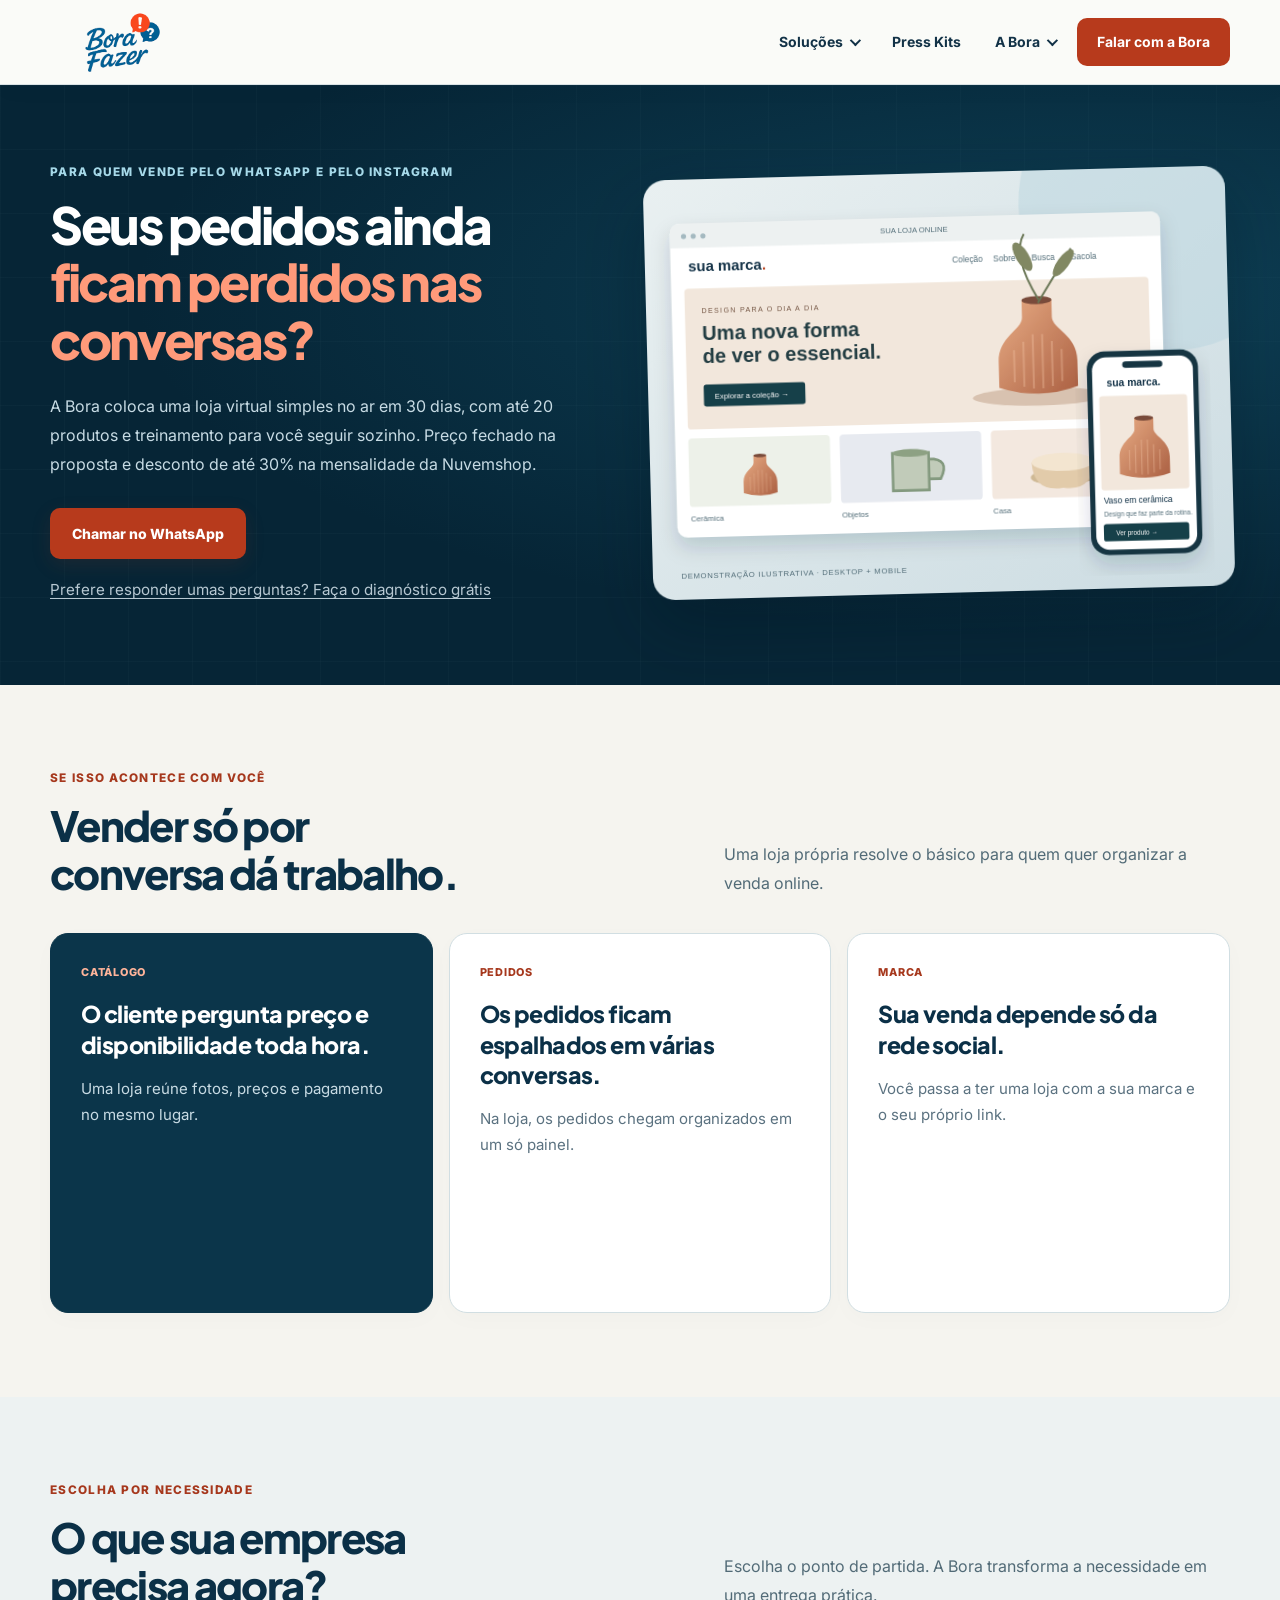
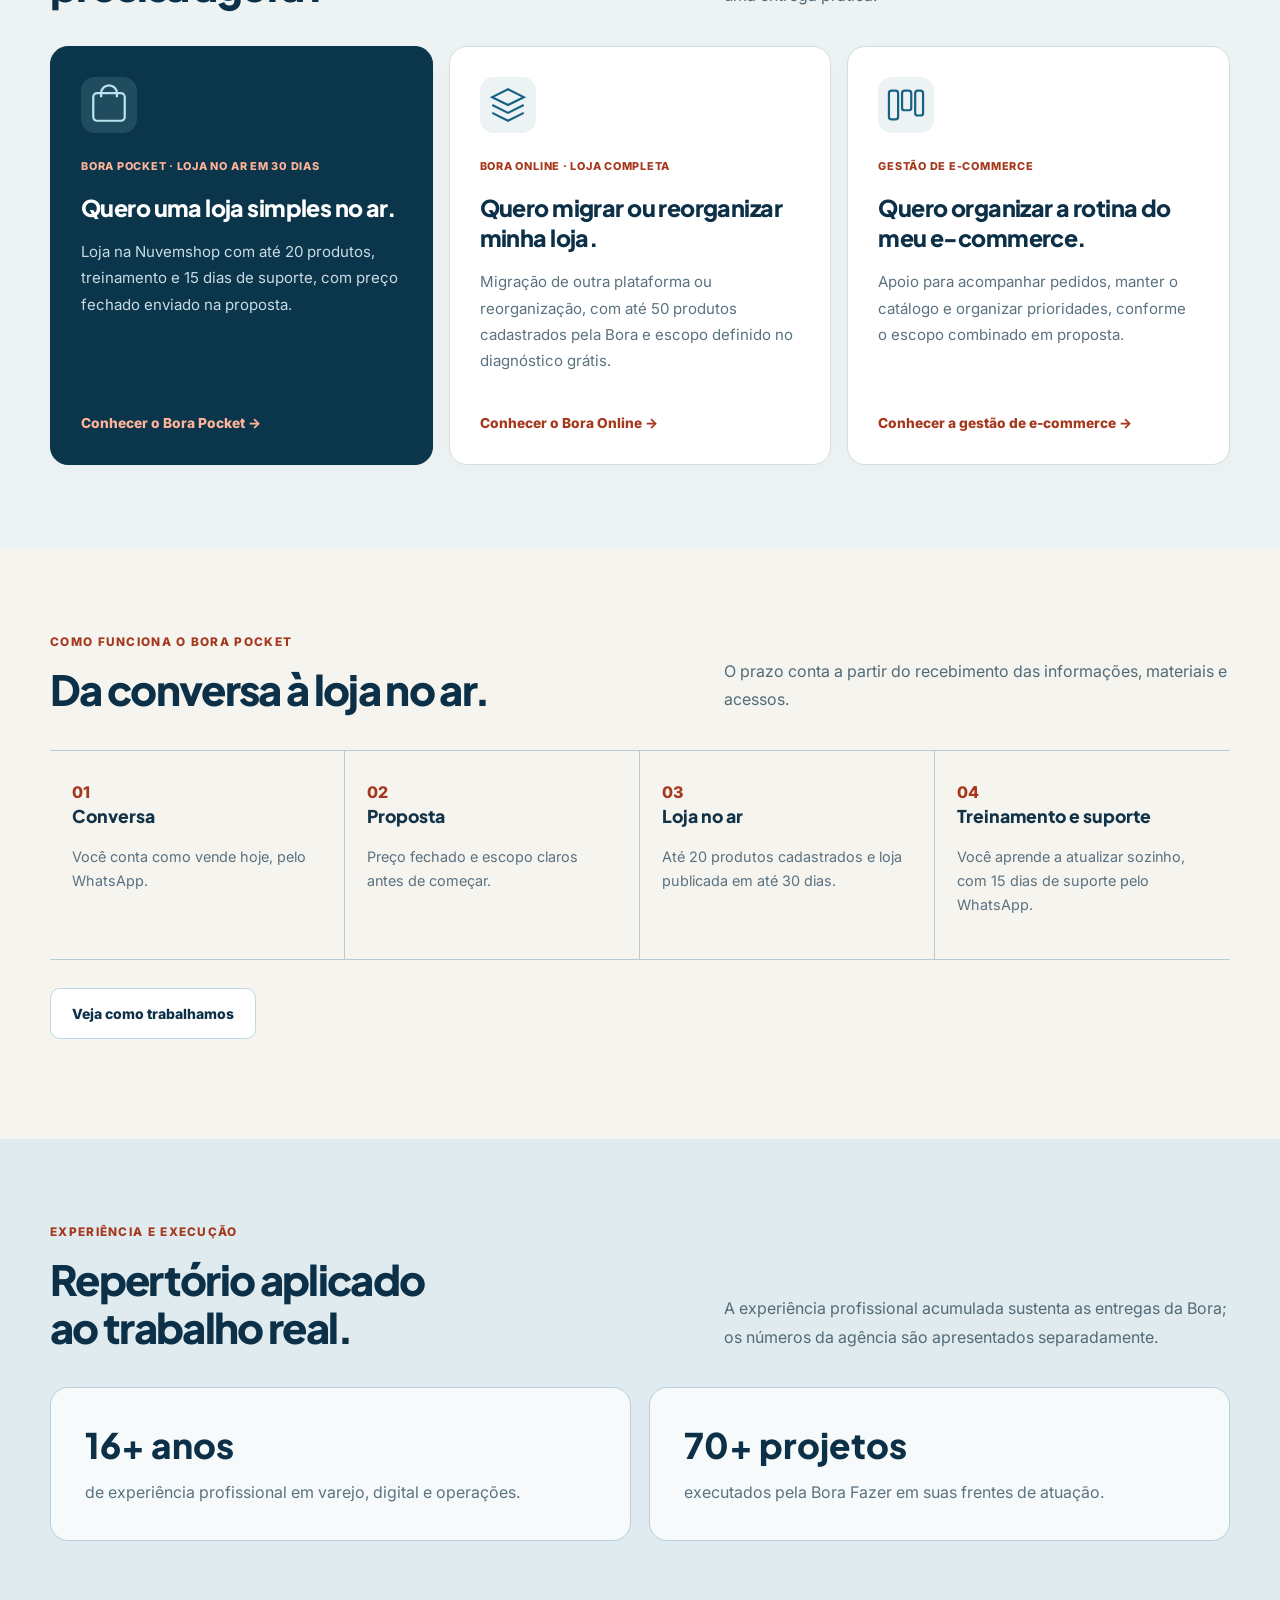
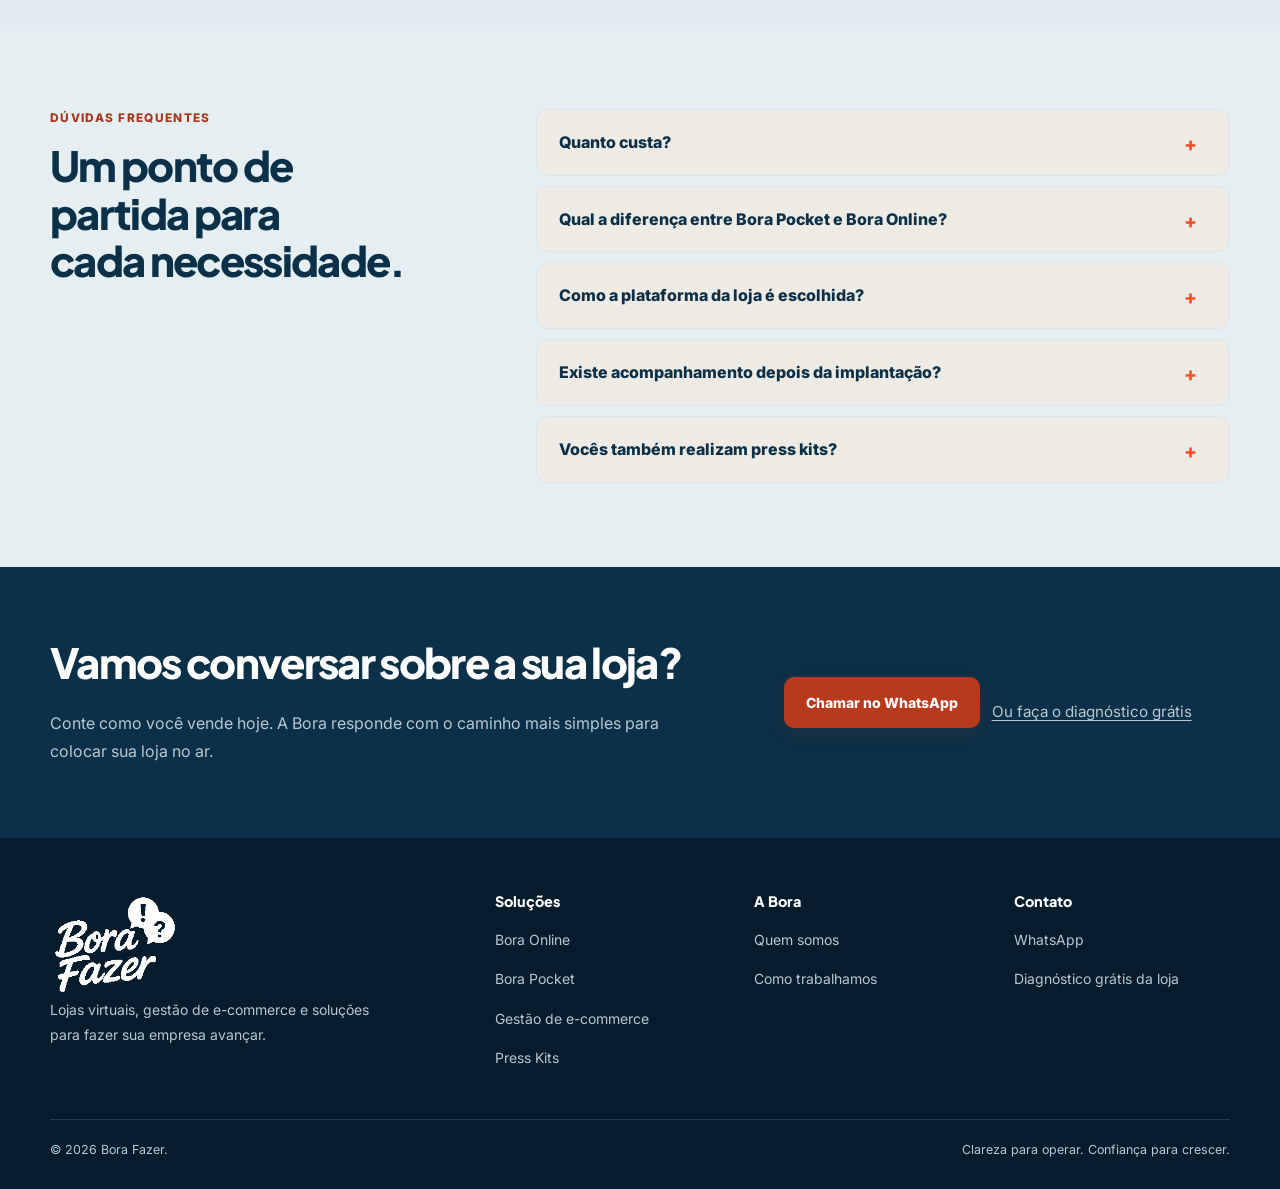
<file: index.html>
<!doctype html><html lang="pt-BR"><head><meta charset="utf-8"><meta name="viewport" content="width=device-width,initial-scale=1"><title>Bora Fazer | Loja virtual simples no ar em 30 dias</title><meta name="description" content="Para quem vende pelo WhatsApp e pelo Instagram: loja virtual simples na Nuvemshop no ar em 30 dias, com treinamento e suporte."><link rel="canonical" href="https://www.agenciaborafazer.com.br/"><meta property="og:title" content="Bora Fazer | Loja virtual simples no ar em 30 dias"><meta property="og:description" content="Loja virtual simples na Nuvemshop no ar em 30 dias, com treinamento e suporte pelo WhatsApp."><meta property="og:type" content="website"><meta property="og:url" content="https://www.agenciaborafazer.com.br/"><link rel="icon" href="/assets/bora-fazer-logo.png"><link rel="preconnect" href="https://fonts.googleapis.com"><link rel="preconnect" href="https://fonts.gstatic.com" crossorigin><link href="https://fonts.googleapis.com/css2?family=Inter:wght@400;500;600;700&family=Plus+Jakarta+Sans:wght@700;800&display=swap" rel="stylesheet"><link rel="stylesheet" href="/css/style.css"><link rel="stylesheet" href="/css/reposition-v2.css"><script>(function(w,d,s,l,i){w[l]=w[l]||[];w[l].push({'gtm.start':new Date().getTime(),event:'gtm.js'});var f=d.getElementsByTagName(s)[0],j=d.createElement(s),dl=l!='dataLayer'?'&l='+l:'';j.async=true;j.src='https://www.googletagmanager.com/gtm.js?id='+i+dl;f.parentNode.insertBefore(j,f)})(window,document,'script','dataLayer','GTM-T2DK6BD6');</script><link rel="stylesheet" href="/css/visual-refinement.css"></head><body class="home-page" data-page-service="geral"><noscript><iframe src="https://www.googletagmanager.com/ns.html?id=GTM-T2DK6BD6" height="0" width="0" style="display:none;visibility:hidden"></iframe></noscript><a class="skip-link" href="#conteudo">Ir para o conteúdo</a>
<header class="site-header"><div class="container header-inner"><a class="brand" href="/" aria-label="Bora Fazer, início"><img src="/assets/bora-fazer-logo-nav.png" width="146" height="68" alt="Bora Fazer"></a><button class="menu-toggle" data-menu-toggle aria-expanded="false" aria-controls="main-nav" aria-label="Abrir menu"><span></span></button><nav class="nav" id="main-nav" data-nav aria-label="Navegação principal"><div class="nav-group"><button class="nav-trigger" type="button" aria-expanded="false" aria-controls="solutions-menu">Soluções</button><div class="nav-panel" id="solutions-menu"><a href="/bora-pocket"><b>Bora Pocket</b><small>Loja simples no ar em 30 dias</small></a><a href="/bora-online"><b>Bora Online</b><small>Migração e loja completa</small></a><a href="/operacoes-digitais"><b>Gestão de e-commerce</b><small>Acompanhamento da operação</small></a></div></div><a href="/press-kits">Press Kits</a><div class="nav-group"><button class="nav-trigger" type="button" aria-expanded="false" aria-controls="about-menu">A Bora</button><div class="nav-panel" id="about-menu"><a href="/quem-somos"><b>Quem somos</b><small>Experiência aplicada às entregas</small></a><a href="/como-trabalhamos"><b>Como trabalhamos</b><small>Entender, organizar, executar e acompanhar</small></a></div></div><a class="nav-cta" href="https://wa.me/5521967171986" data-cta-id="nav_whatsapp" data-location="navigation" target="_blank" rel="noopener">Falar com a Bora</a></nav></div></header>
<main id="conteudo">
<section class="v2-home-hero"><div class="container v2-hero-grid"><div class="v2-hero-copy"><p class="eyebrow light">Para quem vende pelo WhatsApp e pelo Instagram</p><h1>Seus pedidos ainda<br><span>ficam perdidos nas conversas?</span></h1><p>A Bora coloca uma loja virtual simples no ar em 30 dias, com até 20 produtos e treinamento para você seguir sozinho. Preço fechado na proposta e desconto de até 30% na mensalidade da Nuvemshop.</p><div class="v2-hero-actions"><a class="button button-primary" href="https://wa.me/5521967171986?text=Ol%C3%A1%21%20Vim%20pelo%20site%20da%20Bora%20e%20quero%20saber%20como%20colocar%20minha%20loja%20no%20ar." data-cta-id="home_hero_whatsapp" data-location="home_hero" data-section="hero" target="_blank" rel="noopener">Chamar no WhatsApp</a></div><a class="v2-text-link" href="/diagnostico/" data-cta-id="hero_diagnostico" data-section="hero">Prefere responder umas perguntas? Faça o diagnóstico grátis</a></div><figure class="bora-store-art"><img src="/assets/loja-demo.svg" width="900" height="650" fetchpriority="high" alt="Demonstração ilustrativa de loja virtual com catálogo de cerâmica, em computador e celular"></figure></div></section>
<section class="v2-section" id="dores"><div class="container"><div class="v2-section-head"><div><p class="eyebrow">Se isso acontece com você</p><h2>Vender só por conversa dá trabalho.</h2></div><p>Uma loja própria resolve o básico para quem quer organizar a venda online.</p></div><div class="v2-solution-grid"><article class="v2-card"><span>CATÁLOGO</span><h3>O cliente pergunta preço e disponibilidade toda hora.</h3><p>Uma loja reúne fotos, preços e pagamento no mesmo lugar.</p></article><article class="v2-card"><span>PEDIDOS</span><h3>Os pedidos ficam espalhados em várias conversas.</h3><p>Na loja, os pedidos chegam organizados em um só painel.</p></article><article class="v2-card"><span>MARCA</span><h3>Sua venda depende só da rede social.</h3><p>Você passa a ter uma loja com a sua marca e o seu próprio link.</p></article></div></div></section>
<section class="v2-section v2-solutions" id="solucoes"><div class="container"><div class="v2-section-head"><div><p class="eyebrow">Escolha por necessidade</p><h2>O que sua empresa precisa agora?</h2></div><p>Escolha o ponto de partida. A Bora transforma a necessidade em uma entrega prática.</p></div><div class="v2-solution-grid"><article class="v2-card"><svg class="solution-icon" viewBox="0 0 32 32" aria-hidden="true" fill="none" stroke="currentColor" stroke-width="1.7"><rect x="4" y="7" width="24" height="21" rx="3"/><path d="M10 10V7a6 6 0 0 1 12 0v3"/></svg><span>BORA POCKET · LOJA NO AR EM 30 DIAS</span><h3>Quero uma loja simples no ar.</h3><p>Loja na Nuvemshop com até 20 produtos, treinamento e 15 dias de suporte, com preço fechado enviado na proposta.</p><a href="/bora-pocket">Conhecer o Bora Pocket →</a></article><article class="v2-card"><svg class="solution-icon" viewBox="0 0 32 32" aria-hidden="true" fill="none" stroke="currentColor" stroke-width="1.7"><path d="M16 4 4 10l12 6 12-6-12-6Z"/><path d="m4 16 12 6 12-6M4 22l12 6 12-6"/></svg><span>BORA ONLINE · LOJA COMPLETA</span><h3>Quero migrar ou reorganizar minha loja.</h3><p>Migração de outra plataforma ou reorganização, com até 50 produtos cadastrados pela Bora e escopo definido no diagnóstico grátis.</p><a href="/bora-online">Conhecer o Bora Online →</a></article><article class="v2-card"><svg class="solution-icon" viewBox="0 0 32 32" aria-hidden="true" fill="none" stroke="currentColor" stroke-width="1.7"><rect x="3" y="5" width="7" height="22" rx="2"/><rect x="13" y="5" width="7" height="15" rx="2"/><rect x="23" y="5" width="6" height="19" rx="2"/></svg><span>GESTÃO DE E-COMMERCE</span><h3>Quero organizar a rotina do meu e-commerce.</h3><p>Apoio para acompanhar pedidos, manter o catálogo e organizar prioridades, conforme o escopo combinado em proposta.</p><a href="/operacoes-digitais">Conhecer a gestão de e-commerce →</a></article></div></div></section>
<section class="v2-section"><div class="container"><div class="v2-section-head"><div><p class="eyebrow">Como funciona o Bora Pocket</p><h2>Da conversa à loja no ar.</h2></div><p>O prazo conta a partir do recebimento das informações, materiais e acessos.</p></div><div class="v2-method-grid"><article><span>01</span><h3>Conversa</h3><p>Você conta como vende hoje, pelo WhatsApp.</p></article><article><span>02</span><h3>Proposta</h3><p>Preço fechado e escopo claros antes de começar.</p></article><article><span>03</span><h3>Loja no ar</h3><p>Até 20 produtos cadastrados e loja publicada em até 30 dias.</p></article><article><span>04</span><h3>Treinamento e suporte</h3><p>Você aprende a atualizar sozinho, com 15 dias de suporte pelo WhatsApp.</p></article></div><p style="margin-top:28px"><a class="button button-secondary" href="/como-trabalhamos">Veja como trabalhamos</a></p></div></section>
<section class="v2-section v2-proof"><div class="container"><div class="v2-section-head"><div><p class="eyebrow">Experiência e execução</p><h2>Repertório aplicado ao trabalho real.</h2></div><p>A experiência profissional acumulada sustenta as entregas da Bora; os números da agência são apresentados separadamente.</p></div><div class="v2-proof-grid"><article class="v2-proof-card"><strong>16+ anos</strong><span>de experiência profissional em varejo, digital e operações.</span></article><article class="v2-proof-card"><strong>70+ projetos</strong><span>executados pela Bora Fazer em suas frentes de atuação.</span></article></div></div></section>
<section class="v2-section v2-faq-contact"><div class="container v2-faq-grid"><div><p class="eyebrow">Dúvidas frequentes</p><h2>Um ponto de partida para cada necessidade.</h2></div><div class="faq"><details><summary>Quanto custa?</summary><p>O Bora Pocket tem preço fechado, enviado na proposta depois de uma conversa rápida pelo WhatsApp. O Bora Online tem o valor definido depois do diagnóstico grátis. A mensalidade da plataforma é paga direto à Nuvemshop; a Bora tem desconto de até 30% nos planos e repassa esse benefício a você. O valor do plano é definido pela Nuvemshop e pode mudar.</p></details><details><summary>Qual a diferença entre Bora Pocket e Bora Online?</summary><p>O Bora Pocket é uma loja simples no ar em 30 dias, com até 20 produtos cadastrados. O Bora Online é para quem precisa migrar de outra plataforma ou reorganizar uma loja maior, com até 50 produtos cadastrados pela Bora e escopo definido depois do diagnóstico grátis.</p></details><details><summary>Como a plataforma da loja é escolhida?</summary><p>O Bora Pocket é feito na Nuvemshop. No Bora Online, a escolha considera necessidades, rotina e capacidade da equipe; Nuvemshop e WooCommerce são possibilidades.</p></details><details><summary>Existe acompanhamento depois da implantação?</summary><p>O Bora Pocket inclui 15 dias de suporte pelo WhatsApp. Nas demais soluções, o acompanhamento depende do escopo contratado.</p></details><details><summary>Vocês também realizam press kits?</summary><p>Sim. Recebimento, preparação, personalização, montagem e envio são definidos conforme cada projeto. <a href="/press-kits">Conheça os press kits</a>.</p></details></div></div></section>
<section class="v2-final"><div class="container v2-final-grid"><div><h2>Vamos conversar sobre a sua loja?</h2><p>Conte como você vende hoje. A Bora responde com o caminho mais simples para colocar sua loja no ar.</p></div><div class="v2-final-actions"><a class="button button-primary" href="https://wa.me/5521967171986?text=Ol%C3%A1%21%20Vim%20pelo%20site%20da%20Bora%20e%20quero%20saber%20como%20colocar%20minha%20loja%20no%20ar." data-cta-id="home_final_whatsapp" data-location="home_final" data-section="final" target="_blank" rel="noopener">Chamar no WhatsApp</a><a class="v2-text-link" href="/diagnostico/" data-cta-id="home_final_diagnostico" data-section="final">Ou faça o diagnóstico grátis</a></div></div></section>
</main>
<footer class="v2-footer"><div class="container"><div class="v2-footer-grid"><div><img src="/assets/bora-fazer-logo-nav.png" width="132" height="66" alt="Bora Fazer"><p>Lojas virtuais, gestão de e-commerce e soluções para fazer sua empresa avançar.</p></div><div><b>Soluções</b><a href="/bora-online">Bora Online</a><a href="/bora-pocket">Bora Pocket</a><a href="/operacoes-digitais">Gestão de e-commerce</a><a href="/press-kits">Press Kits</a></div><div><b>A Bora</b><a href="/quem-somos">Quem somos</a><a href="/como-trabalhamos">Como trabalhamos</a></div><div><b>Contato</b><a href="https://wa.me/5521967171986" target="_blank" rel="noopener">WhatsApp</a><a href="/diagnostico/">Diagnóstico grátis da loja</a></div></div><div class="v2-footer-bottom"><span>© 2026 Bora Fazer.</span><span>Clareza para operar. Confiança para crescer.</span></div></div></footer><script src="/js/main.js"></script></body></html>
</file>
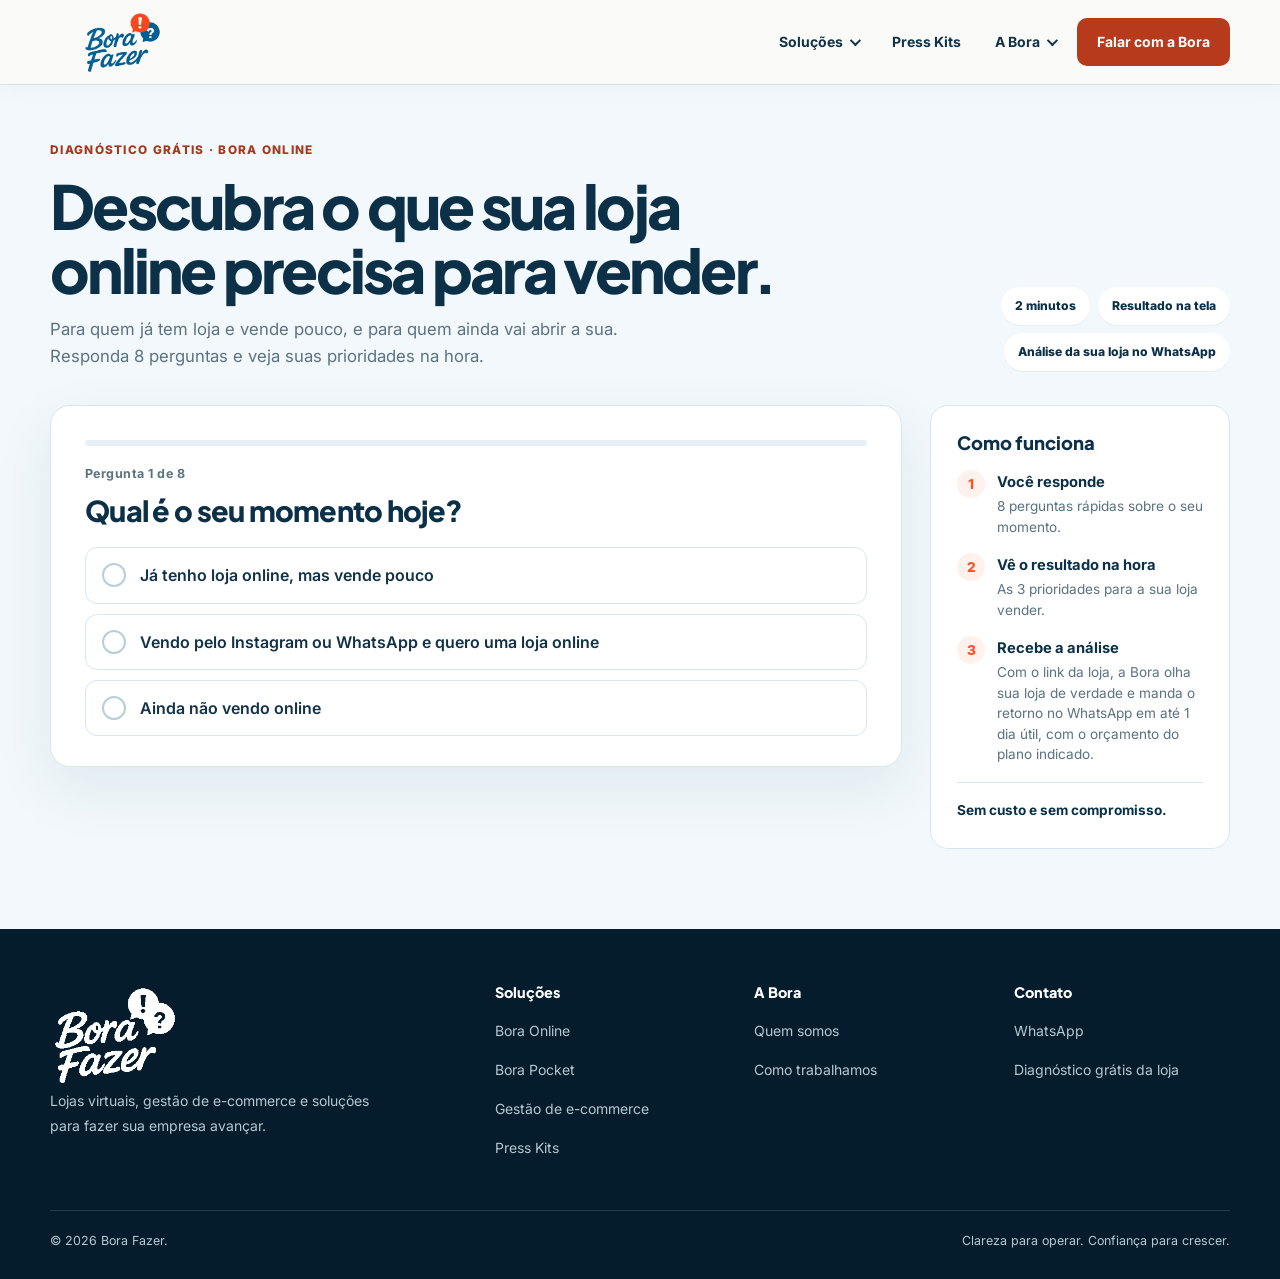
<file: diagnostico/index.html>
<!doctype html>
<html lang="pt-BR">
<head>
  <meta charset="utf-8">
  <meta name="viewport" content="width=device-width,initial-scale=1">
  <title>Diagnóstico grátis da sua loja online | Bora Fazer</title>
  <meta name="description" content="Responda 8 perguntas em 2 minutos e descubra o que sua loja online precisa para vender. Depois, receba no WhatsApp a análise da sua loja feita pela Bora.">
  <link rel="canonical" href="https://www.agenciaborafazer.com.br/diagnostico/">
  <meta property="og:title" content="Diagnóstico grátis da sua loja online | Bora Fazer">
  <meta property="og:description" content="2 minutos para descobrir o que trava a venda da sua loja, ou o que falta para colocá-la no ar.">
  <meta property="og:type" content="website">
  <meta name="twitter:card" content="summary_large_image">
  <meta name="twitter:title" content="Diagnóstico grátis da sua loja online | Bora Fazer">
  <meta name="twitter:description" content="2 minutos para descobrir o que trava a venda da sua loja, ou o que falta para colocá-la no ar.">
  <link rel="icon" href="/assets/bora-fazer-logo.png">
  <link rel="preconnect" href="https://fonts.googleapis.com">
  <link rel="preconnect" href="https://fonts.gstatic.com" crossorigin>
  <link href="https://fonts.googleapis.com/css2?family=Inter:wght@400;500;600;700&family=Plus+Jakarta+Sans:wght@700;800&display=swap" rel="stylesheet">
  <link rel="stylesheet" href="/css/style.css">
  <script>(function(w,d,s,l,i){w[l]=w[l]||[];w[l].push({'gtm.start':new Date().getTime(),event:'gtm.js'});var f=d.getElementsByTagName(s)[0],j=d.createElement(s),dl=l!='dataLayer'?'&l='+l:'';j.async=true;j.src='https://www.googletagmanager.com/gtm.js?id='+i+dl;f.parentNode.insertBefore(j,f)})(window,document,'script','dataLayer','GTM-T2DK6BD6');</script>
  <link rel="stylesheet" href="/css/reposition-v2.css">
  <link rel="stylesheet" href="/css/visual-refinement.css">
  <link rel="stylesheet" href="/css/diagnostico.css">
</head>
<body data-page-service="diagnostico_loja">
  <noscript><iframe src="https://www.googletagmanager.com/ns.html?id=GTM-T2DK6BD6" height="0" width="0" style="display:none;visibility:hidden"></iframe></noscript>
  <a class="skip-link" href="#conteudo">Ir para o conteúdo</a>
  <header class="site-header"><div class="container header-inner"><a class="brand" href="/" aria-label="Bora Fazer, início"><img src="/assets/bora-fazer-logo-nav.png" width="146" height="68" alt="Bora Fazer"></a><button class="menu-toggle" data-menu-toggle aria-expanded="false" aria-controls="main-nav" aria-label="Abrir menu"><span></span></button><nav class="nav" id="main-nav" data-nav aria-label="Navegação principal"><div class="nav-group"><button class="nav-trigger" type="button" aria-expanded="false" aria-controls="solutions-menu">Soluções</button><div class="nav-panel" id="solutions-menu"><a href="/bora-pocket"><b>Bora Pocket</b><small>Loja simples no ar em 30 dias</small></a><a href="/bora-online"><b>Bora Online</b><small>Migração e loja completa</small></a><a href="/operacoes-digitais"><b>Gestão de e-commerce</b><small>Acompanhamento da operação</small></a></div></div><a href="/press-kits">Press Kits</a><div class="nav-group"><button class="nav-trigger" type="button" aria-expanded="false" aria-controls="about-menu">A Bora</button><div class="nav-panel" id="about-menu"><a href="/quem-somos"><b>Quem somos</b><small>Experiência aplicada às entregas</small></a><a href="/como-trabalhamos"><b>Como trabalhamos</b><small>Entender, organizar, executar e acompanhar</small></a></div></div><a class="nav-cta" href="https://wa.me/5521967171986" data-cta-id="nav_whatsapp" data-location="navigation" target="_blank" rel="noopener">Falar com a Bora</a></nav></div></header>

  <main id="conteudo" class="dg-page">
    <section class="dg-hero">
      <div class="container dg-hero-grid">
        <div>
          <p class="eyebrow">Diagnóstico grátis · Bora Online</p>
          <h1>Descubra o que sua loja online precisa para vender.</h1>
          <p class="dg-lead">Para quem já tem loja e vende pouco, e para quem ainda vai abrir a sua. Responda 8 perguntas e veja suas prioridades na hora.</p>
        </div>
        <ul class="dg-chips" aria-label="Como é o diagnóstico">
          <li>2 minutos</li>
          <li>Resultado na tela</li>
          <li>Análise da sua loja no WhatsApp</li>
        </ul>
      </div>
    </section>

    <section class="dg-shell" aria-label="Diagnóstico">
      <div class="container dg-layout">
        <div class="dg-card" data-dg-root>
          <div class="dg-progress" aria-hidden="true"><span data-dg-bar></span></div>
          <p class="dg-step-label" data-dg-step-label aria-live="polite"></p>

          <!-- Perguntas: o conteúdo é montado por /js/diagnostico.js -->
          <div data-dg-question></div>

          <!-- Contato -->
          <form class="dg-form" data-dg-form hidden novalidate>
            <h2 class="dg-q">Seu resultado está pronto.</h2>
            <p class="dg-help">Deixe seu contato para ver o resultado. Com o link da loja, a Bora também analisa sua loja e manda o retorno no WhatsApp, com o orçamento do plano indicado.</p>
            <div class="dg-fields">
              <div class="dg-field"><label for="dg-nome">Seu nome</label><input id="dg-nome" name="nome" autocomplete="name" required></div>
              <div class="dg-field"><label for="dg-telefone">WhatsApp com DDD</label><input id="dg-telefone" name="telefone" type="tel" inputmode="tel" autocomplete="tel" placeholder="(21) 99999-9999" required></div>
              <div class="dg-field"><label for="dg-empresa">Nome da loja ou empresa</label><input id="dg-empresa" name="empresa" autocomplete="organization" required></div>
              <div class="dg-field"><label for="dg-instagram">Instagram da loja <span>(opcional)</span></label><input id="dg-instagram" name="instagram" placeholder="@sualoja"></div>
              <div class="dg-field dg-full" data-dg-site-field><label for="dg-site">Link da sua loja online <span data-dg-site-hint>(opcional)</span></label><input id="dg-site" name="site_loja" type="text" inputmode="url" placeholder="www.sualoja.com.br"></div>
              <div class="dg-hp" aria-hidden="true"><label for="dg-website">Não preencha</label><input id="dg-website" name="website" tabindex="-1" autocomplete="off"></div>
            </div>
            <p class="form-status" data-dg-status role="status" aria-live="polite"></p>
            <div class="dg-actions">
              <button class="button button-secondary" type="button" data-dg-back>Voltar</button>
              <button class="button button-primary" type="submit">Ver meu resultado</button>
            </div>
            <p class="dg-privacy">Usamos seus dados só para responder sobre o diagnóstico.</p>
          </form>

          <!-- Resultado -->
          <div class="dg-result" data-dg-result hidden tabindex="-1">
            <p class="eyebrow" data-dg-result-eyebrow></p>
            <h2 data-dg-result-title></h2>
            <p class="dg-help" data-dg-result-text></p>
            <h3>Suas 3 prioridades</h3>
            <ol class="dg-priorities" data-dg-priorities></ol>
            <div class="dg-next">
              <p data-dg-next-text></p>
              <a class="button button-primary" data-dg-whatsapp href="https://wa.me/5521967171986" target="_blank" rel="noopener" data-cta-id="diagnostico_resultado_whatsapp" data-location="diagnostico_resultado" data-section="diagnostico">Quero a análise da minha loja</a>
            </div>
            <p class="form-status" data-dg-result-status role="status" aria-live="polite"></p>
            <button class="dg-restart" type="button" data-dg-restart>Refazer o diagnóstico</button>
          </div>
        </div>

        <aside class="dg-aside" aria-label="Como funciona">
          <h2>Como funciona</h2>
          <ol>
            <li><b>Você responde</b><span>8 perguntas rápidas sobre o seu momento.</span></li>
            <li><b>Vê o resultado na hora</b><span>As 3 prioridades para a sua loja vender.</span></li>
            <li><b>Recebe a análise</b><span>Com o link da loja, a Bora olha sua loja de verdade e manda o retorno no WhatsApp em até 1 dia útil, com o orçamento do plano indicado.</span></li>
          </ol>
          <p class="dg-aside-note">Sem custo e sem compromisso.</p>
        </aside>
      </div>
    </section>
  </main>

  <footer class="v2-footer"><div class="container"><div class="v2-footer-grid"><div><img src="/assets/bora-fazer-logo-nav.png" width="132" height="66" alt="Bora Fazer"><p>Lojas virtuais, gestão de e-commerce e soluções para fazer sua empresa avançar.</p></div><div><b>Soluções</b><a href="/bora-online">Bora Online</a><a href="/bora-pocket">Bora Pocket</a><a href="/operacoes-digitais">Gestão de e-commerce</a><a href="/press-kits">Press Kits</a></div><div><b>A Bora</b><a href="/quem-somos">Quem somos</a><a href="/como-trabalhamos">Como trabalhamos</a></div><div><b>Contato</b><a href="https://wa.me/5521967171986" target="_blank" rel="noopener">WhatsApp</a><a href="/diagnostico/">Diagnóstico grátis da loja</a></div></div><div class="v2-footer-bottom"><span>© 2026 Bora Fazer.</span><span>Clareza para operar. Confiança para crescer.</span></div></div></footer>
  <script src="/js/main.js"></script>
  <script src="/js/diagnostico.js"></script>
</body>
</html>
</file>
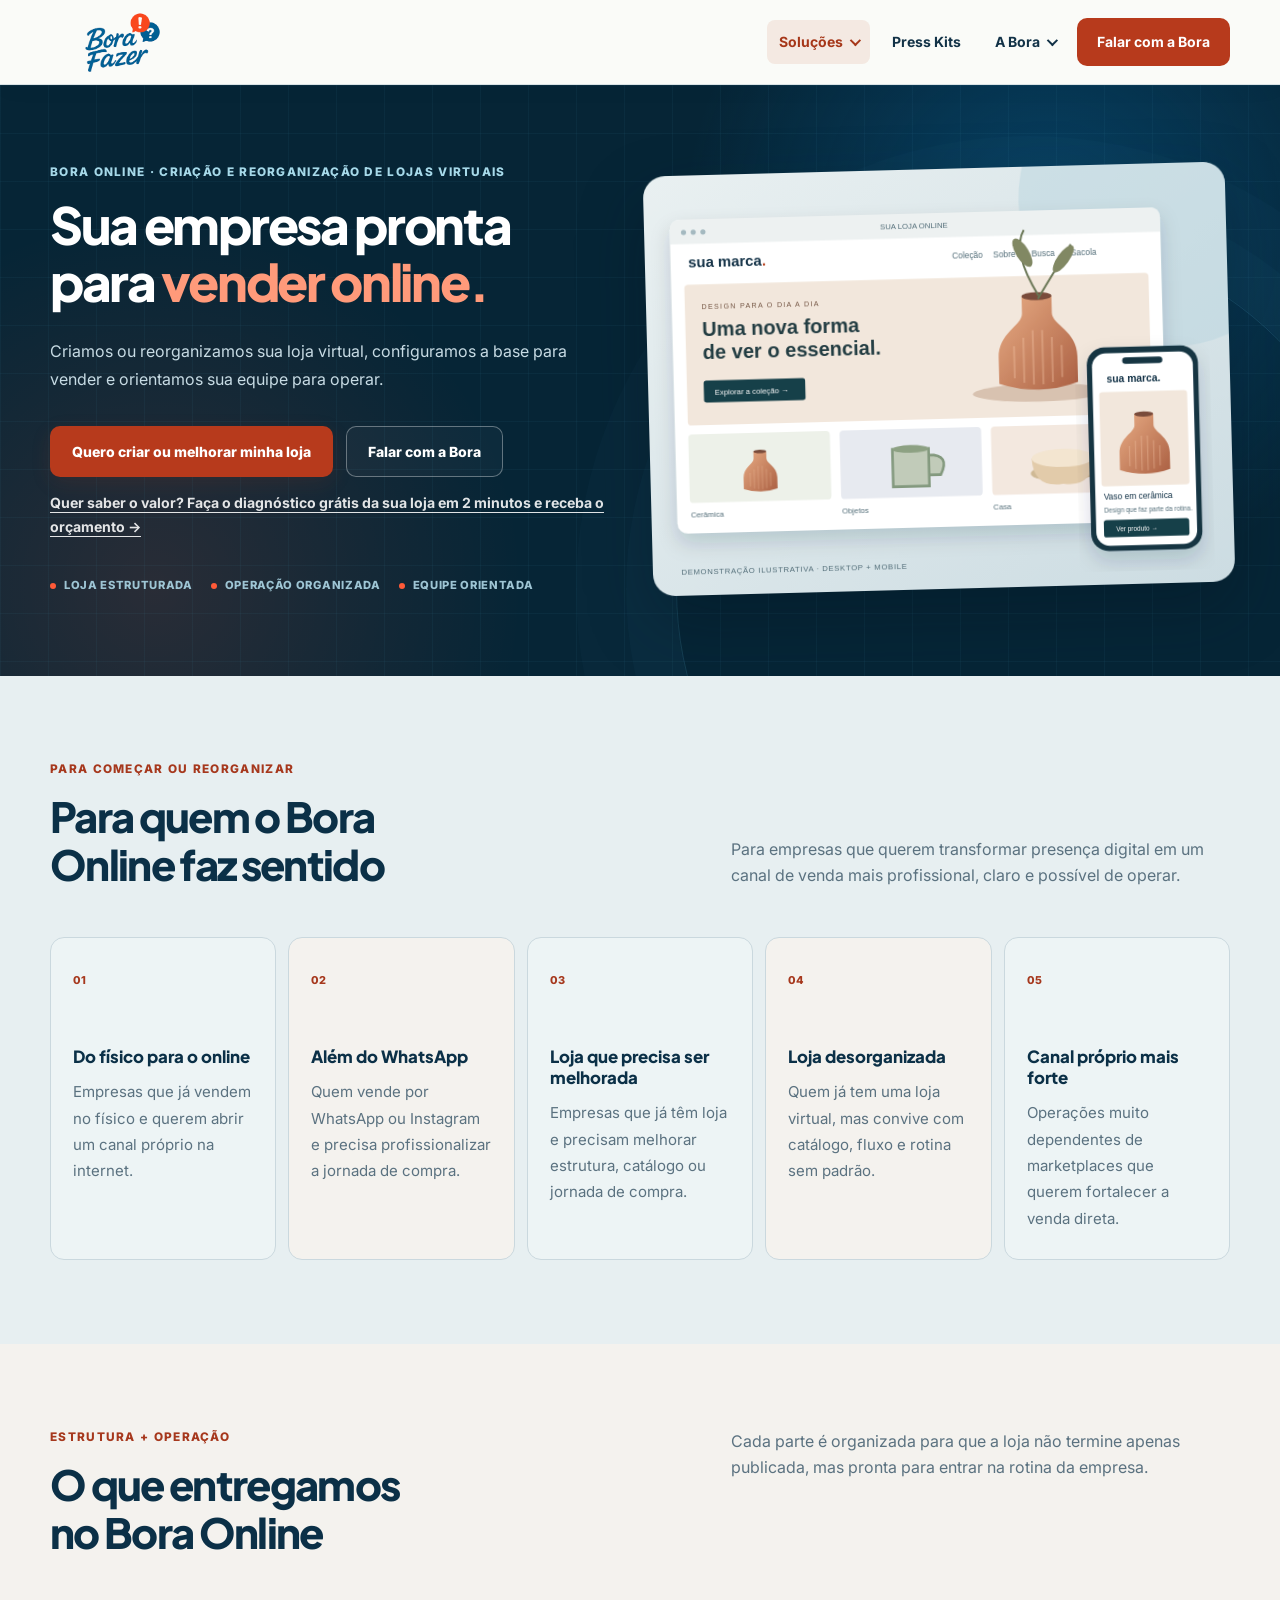
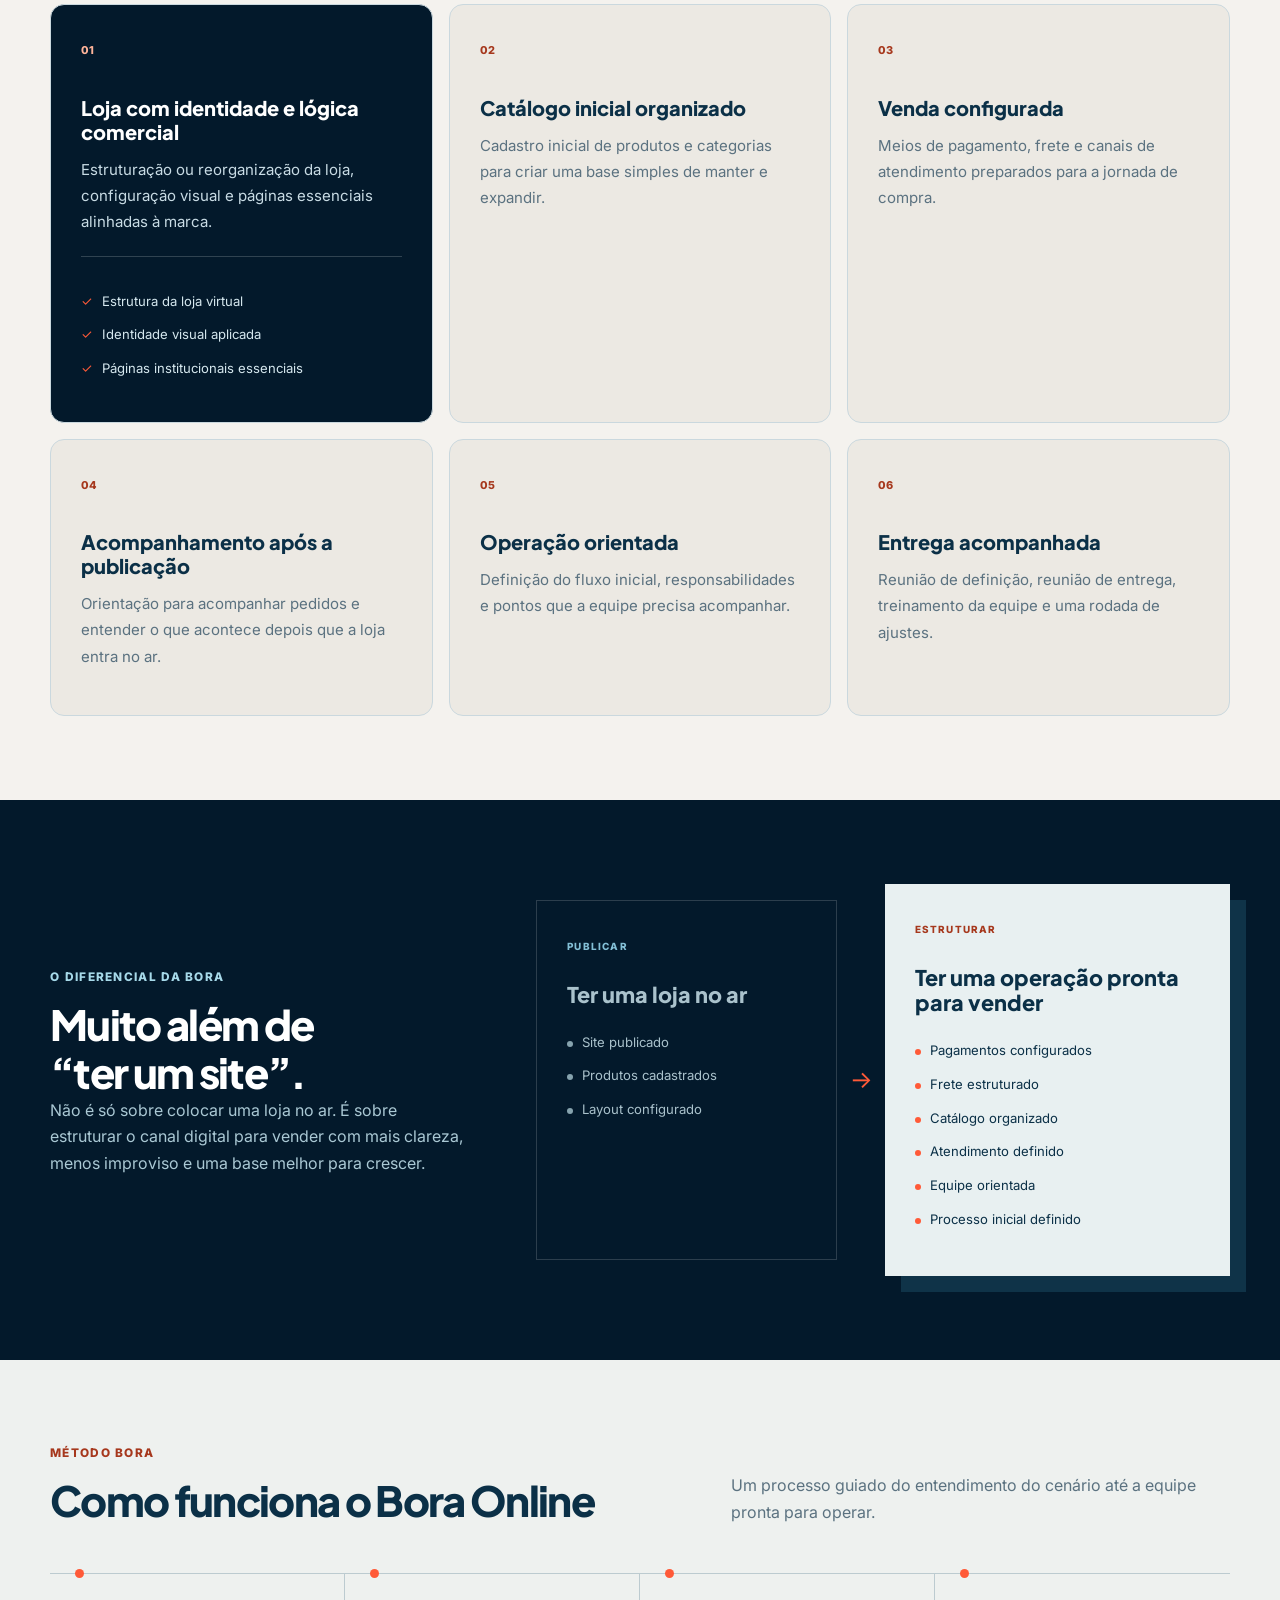
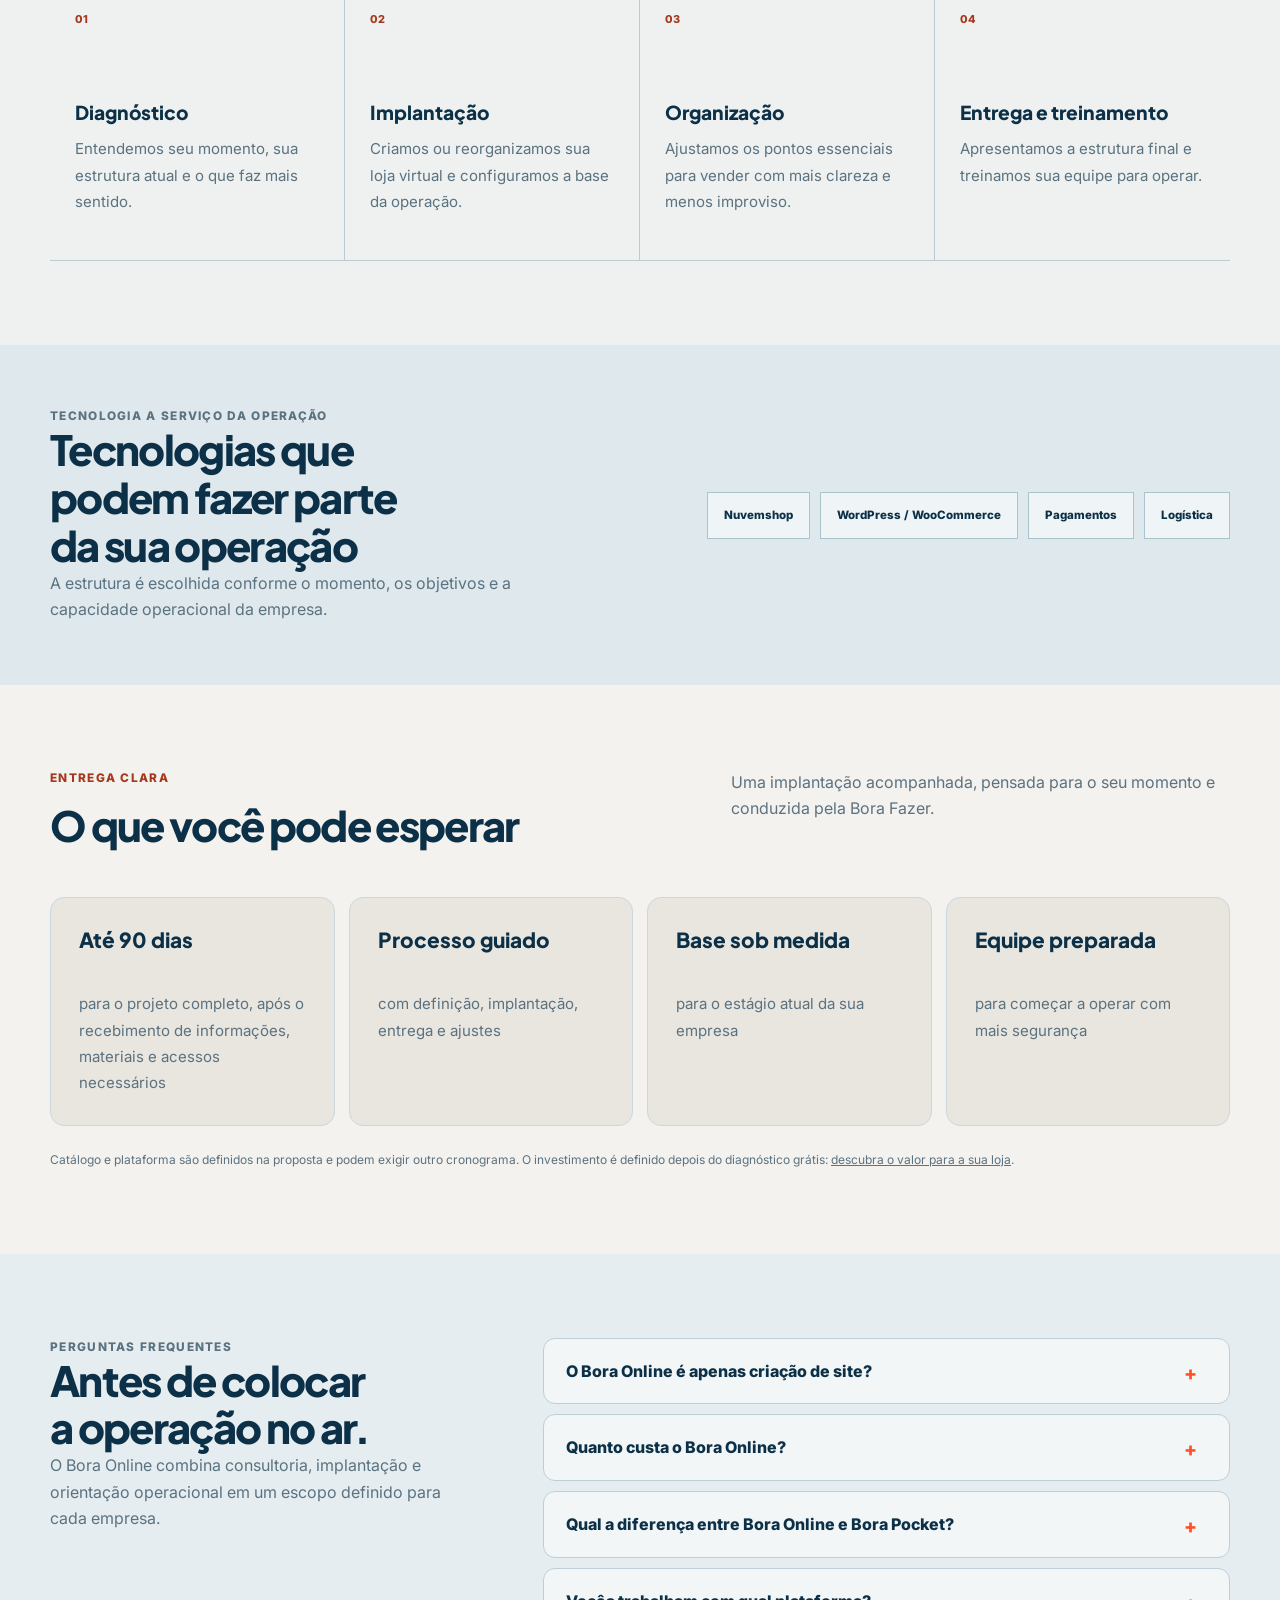
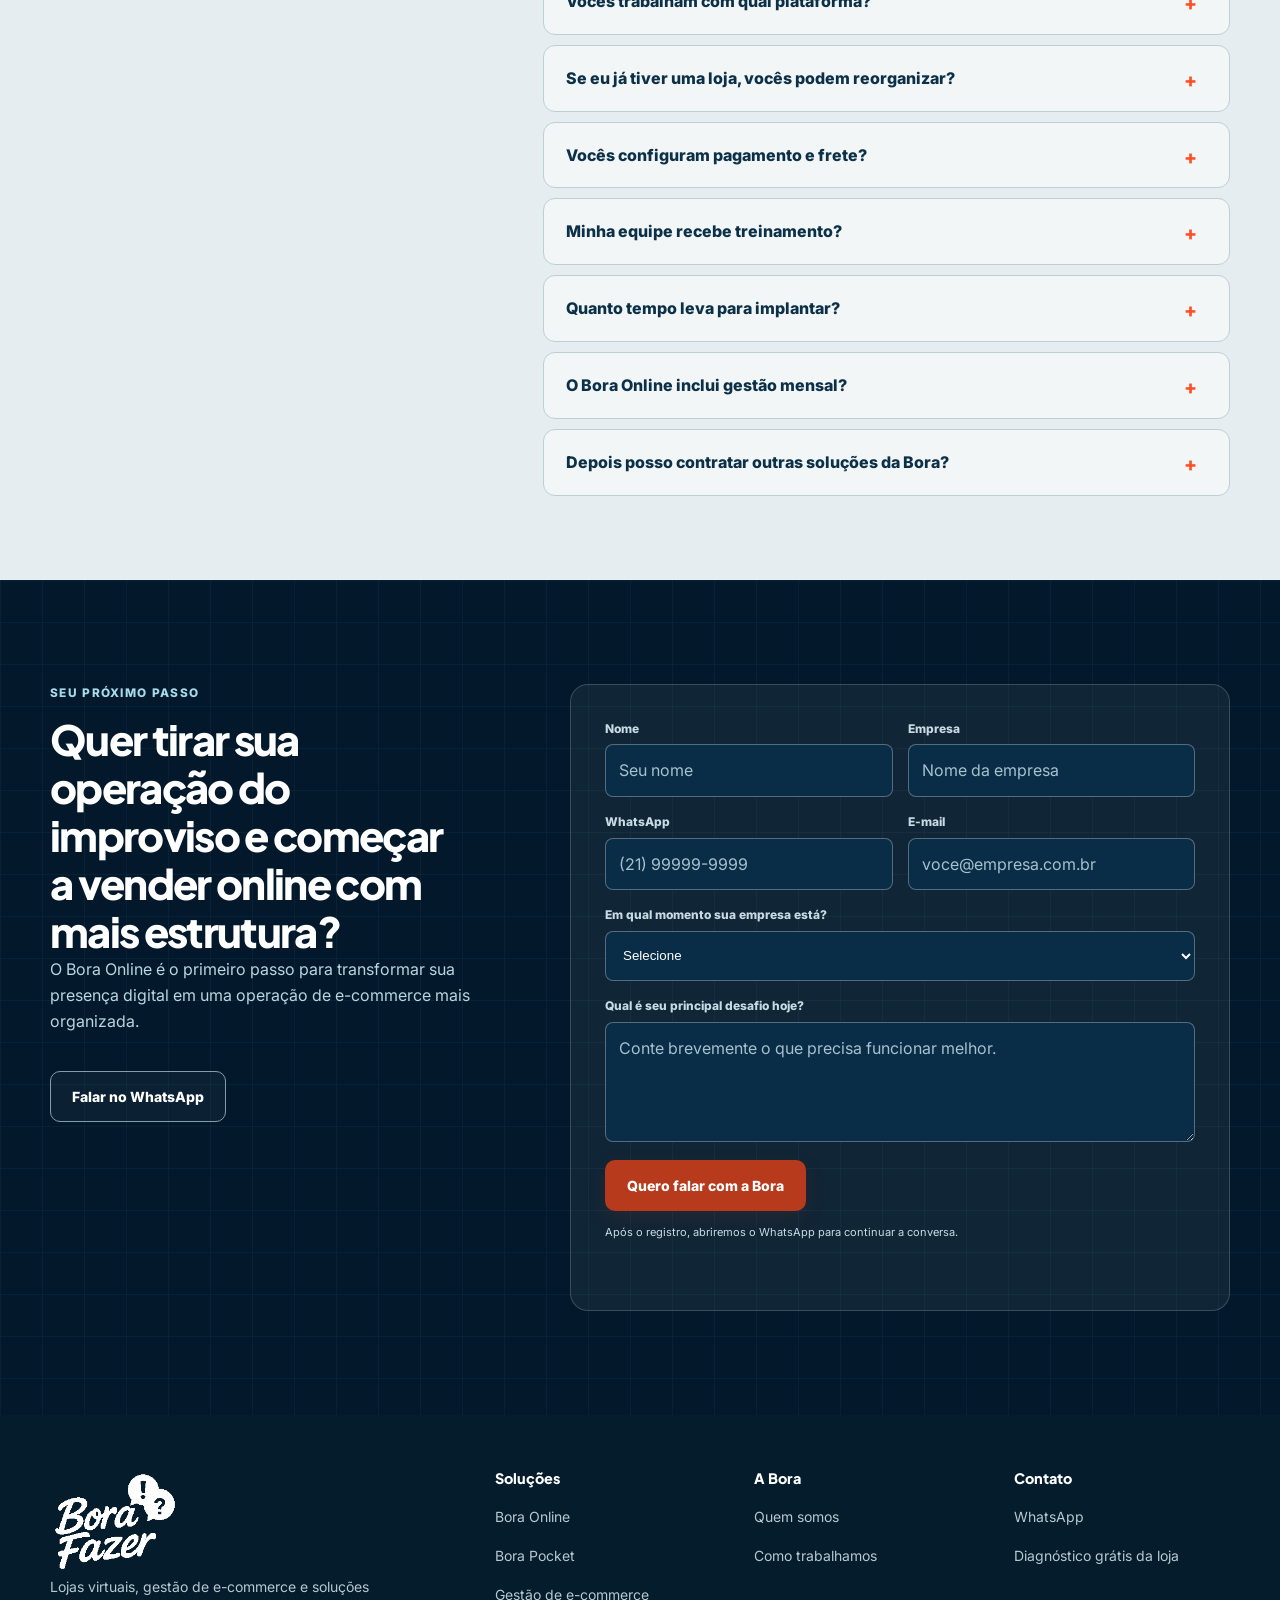
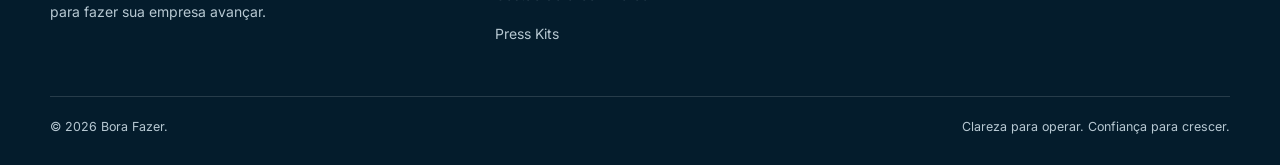
<file: bora-online.html>
<!doctype html>
<html lang="pt-BR">
<head>
  <meta charset="utf-8">
  <meta name="viewport" content="width=device-width,initial-scale=1">
  <title>Bora Online | Criação e reorganização de lojas virtuais</title>
  <meta name="description" content="Criamos ou reorganizamos sua loja virtual, configuramos a operação e treinamos sua equipe para vender online com mais organização.">
  <link rel="canonical" href="https://agenciaborafazer.com.br/bora-online">
  <meta property="og:title" content="Bora Online | Sua empresa pronta para vender online">
  <meta property="og:description" content="Loja virtual, pagamentos, frete, operação e equipe preparados para vender online com mais organização.">
  <meta property="og:type" content="website">
  <link rel="icon" href="assets/bora-fazer-logo.png">
  <link rel="preconnect" href="https://fonts.googleapis.com">
  <link rel="preconnect" href="https://fonts.gstatic.com" crossorigin>
  <link href="https://fonts.googleapis.com/css2?family=Inter:wght@400;500;600;700&family=Plus+Jakarta+Sans:wght@700;800&display=swap" rel="stylesheet">
  <link rel="stylesheet" href="css/style.css">
  <link rel="stylesheet" href="css/bora-online.css">
  <script>(function(w,d,s,l,i){w[l]=w[l]||[];w[l].push({'gtm.start':new Date().getTime(),event:'gtm.js'});var f=d.getElementsByTagName(s)[0],j=d.createElement(s),dl=l!='dataLayer'?'&l='+l:'';j.async=true;j.src='https://www.googletagmanager.com/gtm.js?id='+i+dl;f.parentNode.insertBefore(j,f)})(window,document,'script','dataLayer','GTM-T2DK6BD6');</script>
<link rel="stylesheet" href="/css/reposition-v2.css"><link rel="stylesheet" href="/css/visual-refinement.css"></head>
<body data-page-service="bora_online">
  <noscript><iframe src="https://www.googletagmanager.com/ns.html?id=GTM-T2DK6BD6" height="0" width="0" style="display:none;visibility:hidden"></iframe></noscript>
  <a class="skip-link" href="#conteudo">Ir para o conteúdo</a>
  <header class="site-header"><div class="container header-inner"><a class="brand" href="/" aria-label="Bora Fazer, início"><img src="/assets/bora-fazer-logo-nav.png" width="146" height="68" alt="Bora Fazer"></a><button class="menu-toggle" data-menu-toggle aria-expanded="false" aria-controls="main-nav" aria-label="Abrir menu"><span></span></button><nav class="nav" id="main-nav" data-nav aria-label="Navegação principal"><div class="nav-group"><button class="nav-trigger" type="button" aria-expanded="false" aria-controls="solutions-menu">Soluções</button><div class="nav-panel" id="solutions-menu"><a href="/bora-pocket"><b>Bora Pocket</b><small>Loja simples no ar em 30 dias</small></a><a href="/bora-online"><b>Bora Online</b><small>Migração e loja completa</small></a><a href="/operacoes-digitais"><b>Gestão de e-commerce</b><small>Acompanhamento da operação</small></a></div></div><a href="/press-kits">Press Kits</a><div class="nav-group"><button class="nav-trigger" type="button" aria-expanded="false" aria-controls="about-menu">A Bora</button><div class="nav-panel" id="about-menu"><a href="/quem-somos"><b>Quem somos</b><small>Experiência aplicada às entregas</small></a><a href="/como-trabalhamos"><b>Como trabalhamos</b><small>Entender, organizar, executar e acompanhar</small></a></div></div><a class="nav-cta" href="https://wa.me/5521967171986" data-cta-id="nav_whatsapp" data-location="navigation" target="_blank" rel="noopener">Falar com a Bora</a></nav></div></header>

  <main id="conteudo">
    <section class="online-hero">
      <div class="container online-hero-grid">
        <div class="online-hero-copy">
          <p class="eyebrow">Bora Online · Criação e reorganização de lojas virtuais</p>
          <h1>Sua empresa pronta para <span>vender online.</span></h1>
          <p class="online-lead">Criamos ou reorganizamos sua loja virtual, configuramos a base para vender e orientamos sua equipe para operar.</p>
          <div class="hero-actions">
            <a class="button button-primary" href="#contato" data-cta-id="online_hero_form" data-section="hero" data-service-interest="bora_online">Quero criar ou melhorar minha loja</a>
            <a class="button button-ghost" href="https://wa.me/5521967171986?text=Ol%C3%A1%21%20Quero%20entender%20como%20o%20Bora%20Online%20pode%20ajudar%20minha%20empresa." data-cta-id="whatsapp_online_hero" data-location="online_hero" data-section="hero" target="_blank" rel="noopener">Falar com a Bora</a>
          </div>
          <a class="online-diag-link" href="/diagnostico/" data-cta-id="online_hero_diagnostico" data-section="hero" data-service-interest="bora_online">Quer saber o valor? Faça o diagnóstico grátis da sua loja em 2 minutos e receba o orçamento →</a>
          <div class="online-proof"><span>Loja estruturada</span><span>Operação organizada</span><span>Equipe orientada</span></div>
        </div>

        <figure class="bora-store-art"><img src="/assets/loja-demo.svg" width="900" height="650" fetchpriority="high" alt="Demonstração ilustrativa de loja virtual em computador e celular"></figure>
      </div>
    </section>

    <section class="online-section online-audience">
      <div class="container">
        <div class="online-heading">
          <div><p class="eyebrow">Para começar ou reorganizar</p><h2>Para quem o Bora Online faz sentido</h2></div>
          <p>Para empresas que querem transformar presença digital em um canal de venda mais profissional, claro e possível de operar.</p>
        </div>
        <div class="audience-grid">
          <article><span>01</span><h3>Do físico para o online</h3><p>Empresas que já vendem no físico e querem abrir um canal próprio na internet.</p></article>
          <article><span>02</span><h3>Além do WhatsApp</h3><p>Quem vende por WhatsApp ou Instagram e precisa profissionalizar a jornada de compra.</p></article>
          <article><span>03</span><h3>Loja que precisa ser melhorada</h3><p>Empresas que já têm loja e precisam melhorar estrutura, catálogo ou jornada de compra.</p></article>
          <article><span>04</span><h3>Loja desorganizada</h3><p>Quem já tem uma loja virtual, mas convive com catálogo, fluxo e rotina sem padrão.</p></article>
          <article><span>05</span><h3>Canal próprio mais forte</h3><p>Operações muito dependentes de marketplaces que querem fortalecer a venda direta.</p></article>
        </div>
      </div>
    </section>

    <section class="online-section online-delivery">
      <div class="container">
        <div class="online-heading compact">
          <div><p class="eyebrow">Estrutura + operação</p><h2>O que entregamos no Bora Online</h2></div>
          <p>Cada parte é organizada para que a loja não termine apenas publicada, mas pronta para entrar na rotina da empresa.</p>
        </div>
        <div class="delivery-grid">
          <article class="delivery-feature"><span>01</span><h3>Loja com identidade e lógica comercial</h3><p>Estruturação ou reorganização da loja, configuração visual e páginas essenciais alinhadas à marca.</p><ul><li>Estrutura da loja virtual</li><li>Identidade visual aplicada</li><li>Páginas institucionais essenciais</li></ul></article>
          <article><span>02</span><h3>Catálogo inicial organizado</h3><p>Cadastro inicial de produtos e categorias para criar uma base simples de manter e expandir.</p></article>
          <article><span>03</span><h3>Venda configurada</h3><p>Meios de pagamento, frete e canais de atendimento preparados para a jornada de compra.</p></article>
          <article><span>04</span><h3>Acompanhamento após a publicação</h3><p>Orientação para acompanhar pedidos e entender o que acontece depois que a loja entra no ar.</p></article>
          <article><span>05</span><h3>Operação orientada</h3><p>Definição do fluxo inicial, responsabilidades e pontos que a equipe precisa acompanhar.</p></article>
          <article><span>06</span><h3>Entrega acompanhada</h3><p>Reunião de definição, reunião de entrega, treinamento da equipe e uma rodada de ajustes.</p></article>
        </div>
      </div>
    </section>

    <section class="online-section online-comparison">
      <div class="container compare-layout">
        <div class="compare-copy"><p class="eyebrow light">O diferencial da Bora</p><h2>Muito além de “ter um site”.</h2><p>Não é só sobre colocar uma loja no ar. É sobre estruturar o canal digital para vender com mais clareza, menos improviso e uma base melhor para crescer.</p></div>
        <div class="compare-board">
          <article class="compare-basic"><small>Publicar</small><h3>Ter uma loja no ar</h3><ul><li>Site publicado</li><li>Produtos cadastrados</li><li>Layout configurado</li></ul></article>
          <div class="compare-arrow" aria-hidden="true">→</div>
          <article class="compare-ready"><small>Estruturar</small><h3>Ter uma operação pronta para vender</h3><ul><li>Pagamentos configurados</li><li>Frete estruturado</li><li>Catálogo organizado</li><li>Atendimento definido</li><li>Equipe orientada</li><li>Processo inicial definido</li></ul></article>
        </div>
      </div>
    </section>

    <section class="online-section online-process">
      <div class="container">
        <div class="online-heading"><div><p class="eyebrow">Método Bora</p><h2>Como funciona o Bora Online</h2></div><p>Um processo guiado do entendimento do cenário até a equipe pronta para operar.</p></div>
        <div class="online-steps">
          <article><span>01</span><h3>Diagnóstico</h3><p>Entendemos seu momento, sua estrutura atual e o que faz mais sentido.</p></article>
          <article><span>02</span><h3>Implantação</h3><p>Criamos ou reorganizamos sua loja virtual e configuramos a base da operação.</p></article>
          <article><span>03</span><h3>Organização</h3><p>Ajustamos os pontos essenciais para vender com mais clareza e menos improviso.</p></article>
          <article><span>04</span><h3>Entrega e treinamento</h3><p>Apresentamos a estrutura final e treinamos sua equipe para operar.</p></article>
        </div>
      </div>
    </section>

    <section class="online-tech">
      <div class="container tech-layout">
        <div><p class="eyebrow">Tecnologia a serviço da operação</p><h2>Tecnologias que podem fazer parte da sua operação</h2><p>A estrutura é escolhida conforme o momento, os objetivos e a capacidade operacional da empresa.</p></div>
        <div class="tech-list" aria-label="Plataformas e serviços compatíveis"><span>Nuvemshop</span><span>WordPress / WooCommerce</span><span>Pagamentos</span><span>Logística</span></div>
      </div>
    </section>

    <section class="online-section online-expect">
      <div class="container">
        <div class="online-heading compact"><div><p class="eyebrow">Entrega clara</p><h2>O que você pode esperar</h2></div><p>Uma implantação acompanhada, pensada para o seu momento e conduzida pela Bora Fazer.</p></div>
        <div class="expect-grid">
          <article><strong>Até 90 dias</strong><span>para o projeto completo, após o recebimento de informações, materiais e acessos necessários</span></article>
          <article><strong>Processo guiado</strong><span>com definição, implantação, entrega e ajustes</span></article>
          <article><strong>Base sob medida</strong><span>para o estágio atual da sua empresa</span></article>
          <article><strong>Equipe preparada</strong><span>para começar a operar com mais segurança</span></article>
        </div>
        <p class="expect-note">Catálogo e plataforma são definidos na proposta e podem exigir outro cronograma. O investimento é definido depois do diagnóstico grátis: <a href="/diagnostico/" data-cta-id="online_expect_diagnostico" data-section="expect" data-service-interest="bora_online">descubra o valor para a sua loja</a>.</p>
      </div>
    </section>

    <section class="online-section online-faq">
      <div class="container faq-layout">
        <div><p class="eyebrow">Perguntas frequentes</p><h2>Antes de colocar a operação no ar.</h2><p>O Bora Online combina consultoria, implantação e orientação operacional em um escopo definido para cada empresa.</p></div>
        <div class="faq">
          <details><summary>O Bora Online é apenas criação de site?</summary><p>Não. A loja é uma parte da entrega. Também organizamos catálogo, pagamentos, frete, atendimento, acompanhamento e o fluxo inicial da equipe.</p></details>
          <details><summary>Quanto custa o Bora Online?</summary><p>O valor depende do tamanho do catálogo, da migração e do escopo. Faça o <a href="/diagnostico/" data-cta-id="online_faq_diagnostico" data-section="faq" data-service-interest="bora_online">diagnóstico grátis</a>: a Bora analisa sua loja e envia o orçamento pelo WhatsApp em até 1 dia útil.</p></details>
          <details><summary>Qual a diferença entre Bora Online e Bora Pocket?</summary><p>O <a href="/bora-pocket">Bora Pocket</a> é uma loja simples no ar em 30 dias, com até 20 produtos e preço fechado. O Bora Online é para migração de outra plataforma ou lojas maiores, com escopo e valor definidos depois do diagnóstico.</p></details>
          <details><summary>Vocês trabalham com qual plataforma?</summary><p>A solução é agnóstica de plataforma. Avaliamos o cenário e podemos trabalhar com tecnologias como Nuvemshop ou WordPress com WooCommerce, conforme o caso.</p></details>
          <details><summary>Se eu já tiver uma loja, vocês podem reorganizar?</summary><p>Sim. O Bora Online também atende empresas que já têm loja virtual e precisam reorganizar estrutura, catálogo, configurações ou rotina.</p></details>
          <details><summary>Vocês configuram pagamento e frete?</summary><p>Configuramos os meios disponíveis no escopo definido e orientamos os testes necessários antes da entrada em operação.</p></details>
          <details><summary>Minha equipe recebe treinamento?</summary><p>Sim. A entrega inclui treinamento para que a equipe compreenda a estrutura e os pontos essenciais da rotina.</p></details>
          <details><summary>Quanto tempo leva para implantar?</summary><p>O projeto completo leva até 90 dias após o recebimento das informações e materiais necessários. O cronograma final é definido no diagnóstico e depende do escopo.</p></details>
          <details><summary>O Bora Online inclui gestão mensal?</summary><p>A implantação tem começo, meio e entrega definidos. Acompanhamento contínuo pode ser contratado separadamente conforme a necessidade.</p></details>
          <details><summary>Depois posso contratar outras soluções da Bora?</summary><p>Sim. Depois da implantação, a Bora pode apoiar a rotina da loja com a Gestão de e-commerce.</p></details>
        </div>
      </div>
    </section>

    <section class="online-contact" id="contato">
      <div class="container contact-online-grid">
        <div class="contact-online-copy">
          <p class="eyebrow light">Seu próximo passo</p>
          <h2>Quer tirar sua operação do improviso e começar a vender online com mais estrutura?</h2>
          <p>O Bora Online é o primeiro passo para transformar sua presença digital em uma operação de e-commerce mais organizada.</p>
          <a class="button button-ghost" href="https://wa.me/5521967171986?text=Ol%C3%A1%21%20Quero%20conversar%20sobre%20o%20Bora%20Online." data-cta-id="whatsapp_online_final" data-location="online_final" data-section="conversion" target="_blank" rel="noopener">Falar no WhatsApp</a>
        </div>
        <form class="online-form" data-origin="bora-online" novalidate>
          <div class="honeypot" aria-hidden="true"><label>Não preencha <input name="website" tabindex="-1" autocomplete="off"></label></div>
          <div class="form-grid-online">
            <div class="field"><label for="online-nome">Nome</label><input id="online-nome" name="nome" autocomplete="name" required maxlength="100" placeholder="Seu nome"></div>
            <div class="field"><label for="online-empresa">Empresa</label><input id="online-empresa" name="empresa" autocomplete="organization" required maxlength="120" placeholder="Nome da empresa"></div>
            <div class="field"><label for="online-telefone">WhatsApp</label><input id="online-telefone" name="telefone" type="tel" inputmode="tel" autocomplete="tel" required maxlength="20" placeholder="(21) 99999-9999"></div>
            <div class="field"><label for="online-email">E-mail</label><input id="online-email" name="email" type="email" autocomplete="email" maxlength="160" placeholder="voce@empresa.com.br"></div>
            <div class="field full"><label for="online-estagio">Em qual momento sua empresa está?</label><select id="online-estagio" name="estagio" required><option value="">Selecione</option><option>Ainda não tenho loja</option><option>Vendo por WhatsApp ou Instagram</option><option>Já tenho loja e quero melhorar</option><option>Vendo em marketplaces e quero loja própria</option></select></div><div class="field full"><label for="online-desafio">Qual é seu principal desafio hoje?</label><textarea id="online-desafio" name="desafio" required maxlength="1000" placeholder="Conte brevemente o que precisa funcionar melhor."></textarea></div>
          </div>
          <button class="button button-primary online-submit" type="submit">Quero falar com a Bora</button>
          <p class="form-note">Após o registro, abriremos o WhatsApp para continuar a conversa.</p>
          <p class="form-status" aria-live="polite" role="status"></p>
          <a class="button button-ghost online-fallback" href="https://wa.me/5521967171986" target="_blank" rel="noopener" hidden>Continuar pelo WhatsApp</a>
        </form>
      </div>
    </section>
  </main>

  <footer class="v2-footer"><div class="container"><div class="v2-footer-grid"><div><img src="/assets/bora-fazer-logo-nav.png" width="132" height="66" alt="Bora Fazer"><p>Lojas virtuais, gestão de e-commerce e soluções para fazer sua empresa avançar.</p></div><div><b>Soluções</b><a href="/bora-online">Bora Online</a><a href="/bora-pocket">Bora Pocket</a><a href="/operacoes-digitais">Gestão de e-commerce</a><a href="/press-kits">Press Kits</a></div><div><b>A Bora</b><a href="/quem-somos">Quem somos</a><a href="/como-trabalhamos">Como trabalhamos</a></div><div><b>Contato</b><a href="https://wa.me/5521967171986" target="_blank" rel="noopener">WhatsApp</a><a href="/diagnostico/">Diagnóstico grátis da loja</a></div></div><div class="v2-footer-bottom"><span>© 2026 Bora Fazer.</span><span>Clareza para operar. Confiança para crescer.</span></div></div></footer>
  <script src="js/main.js"></script>
  <script src="js/bora-online.js"></script>
</body>
</html>
</file>
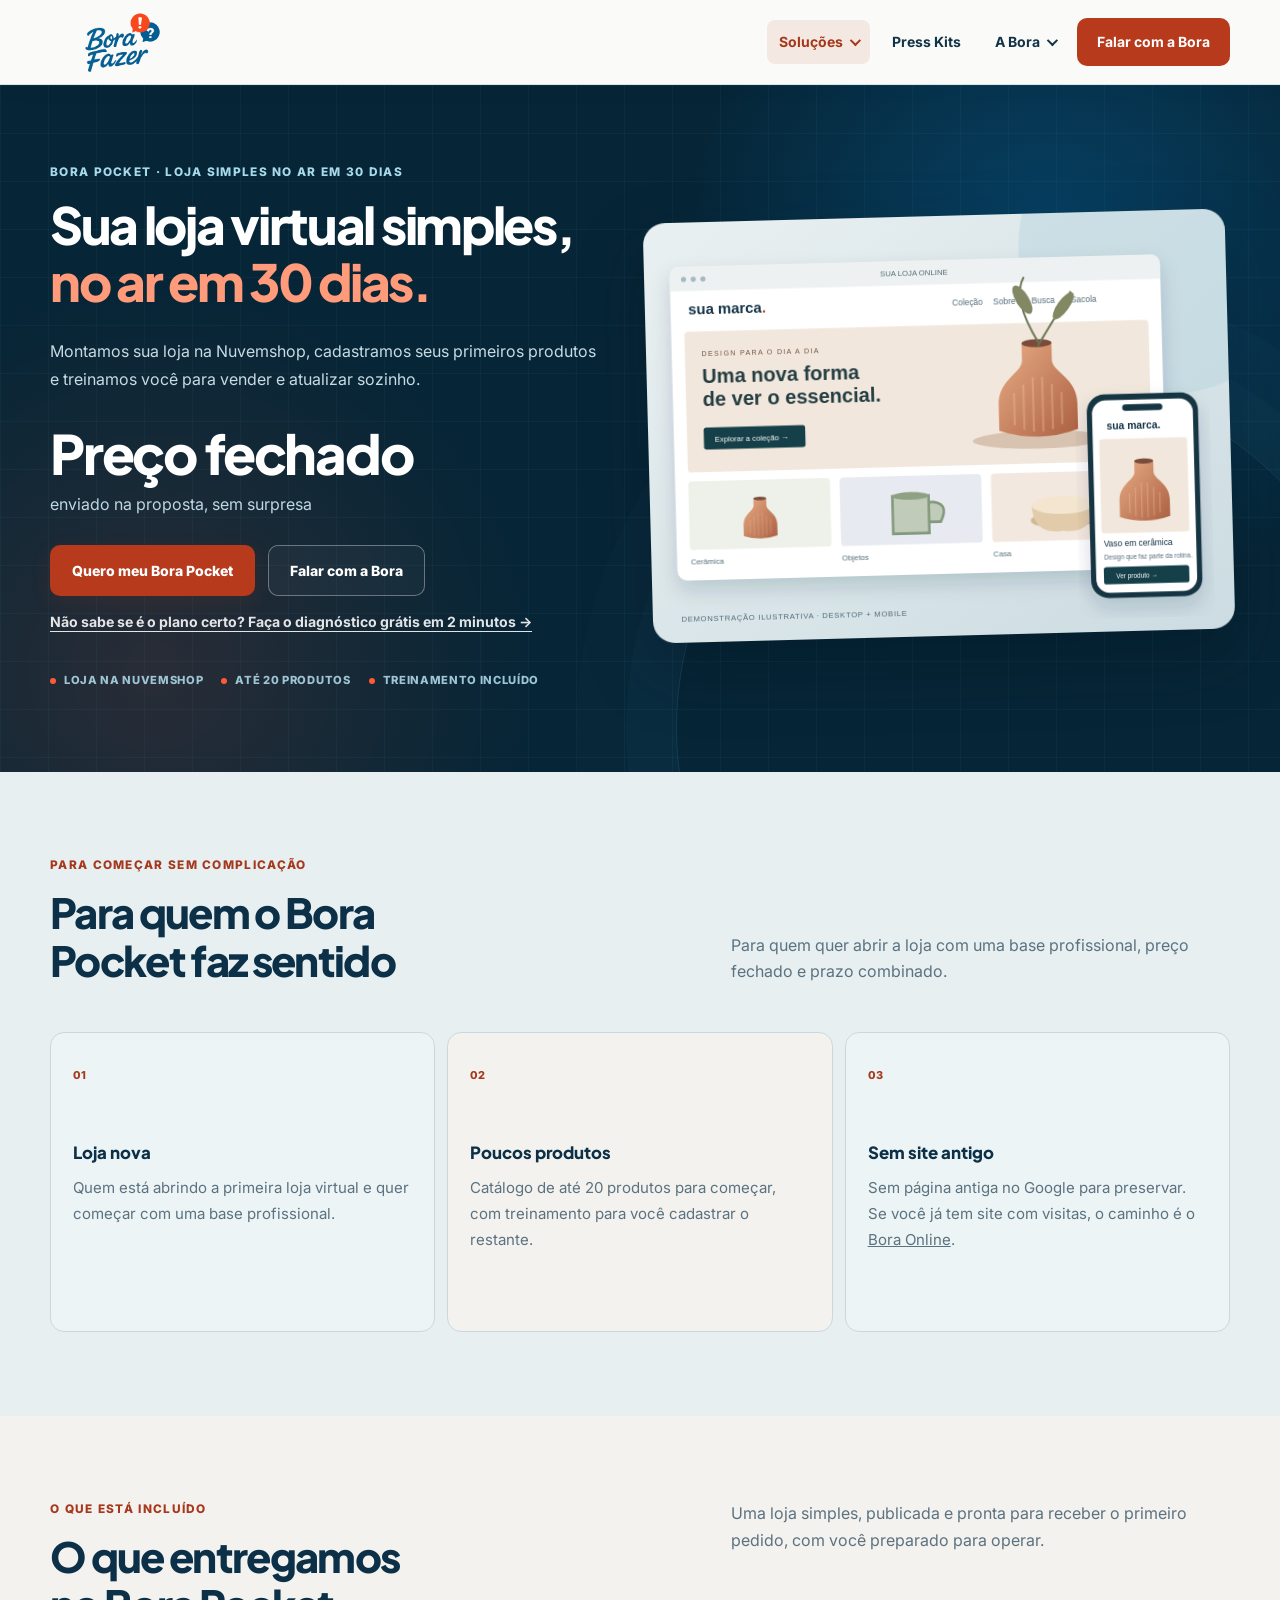
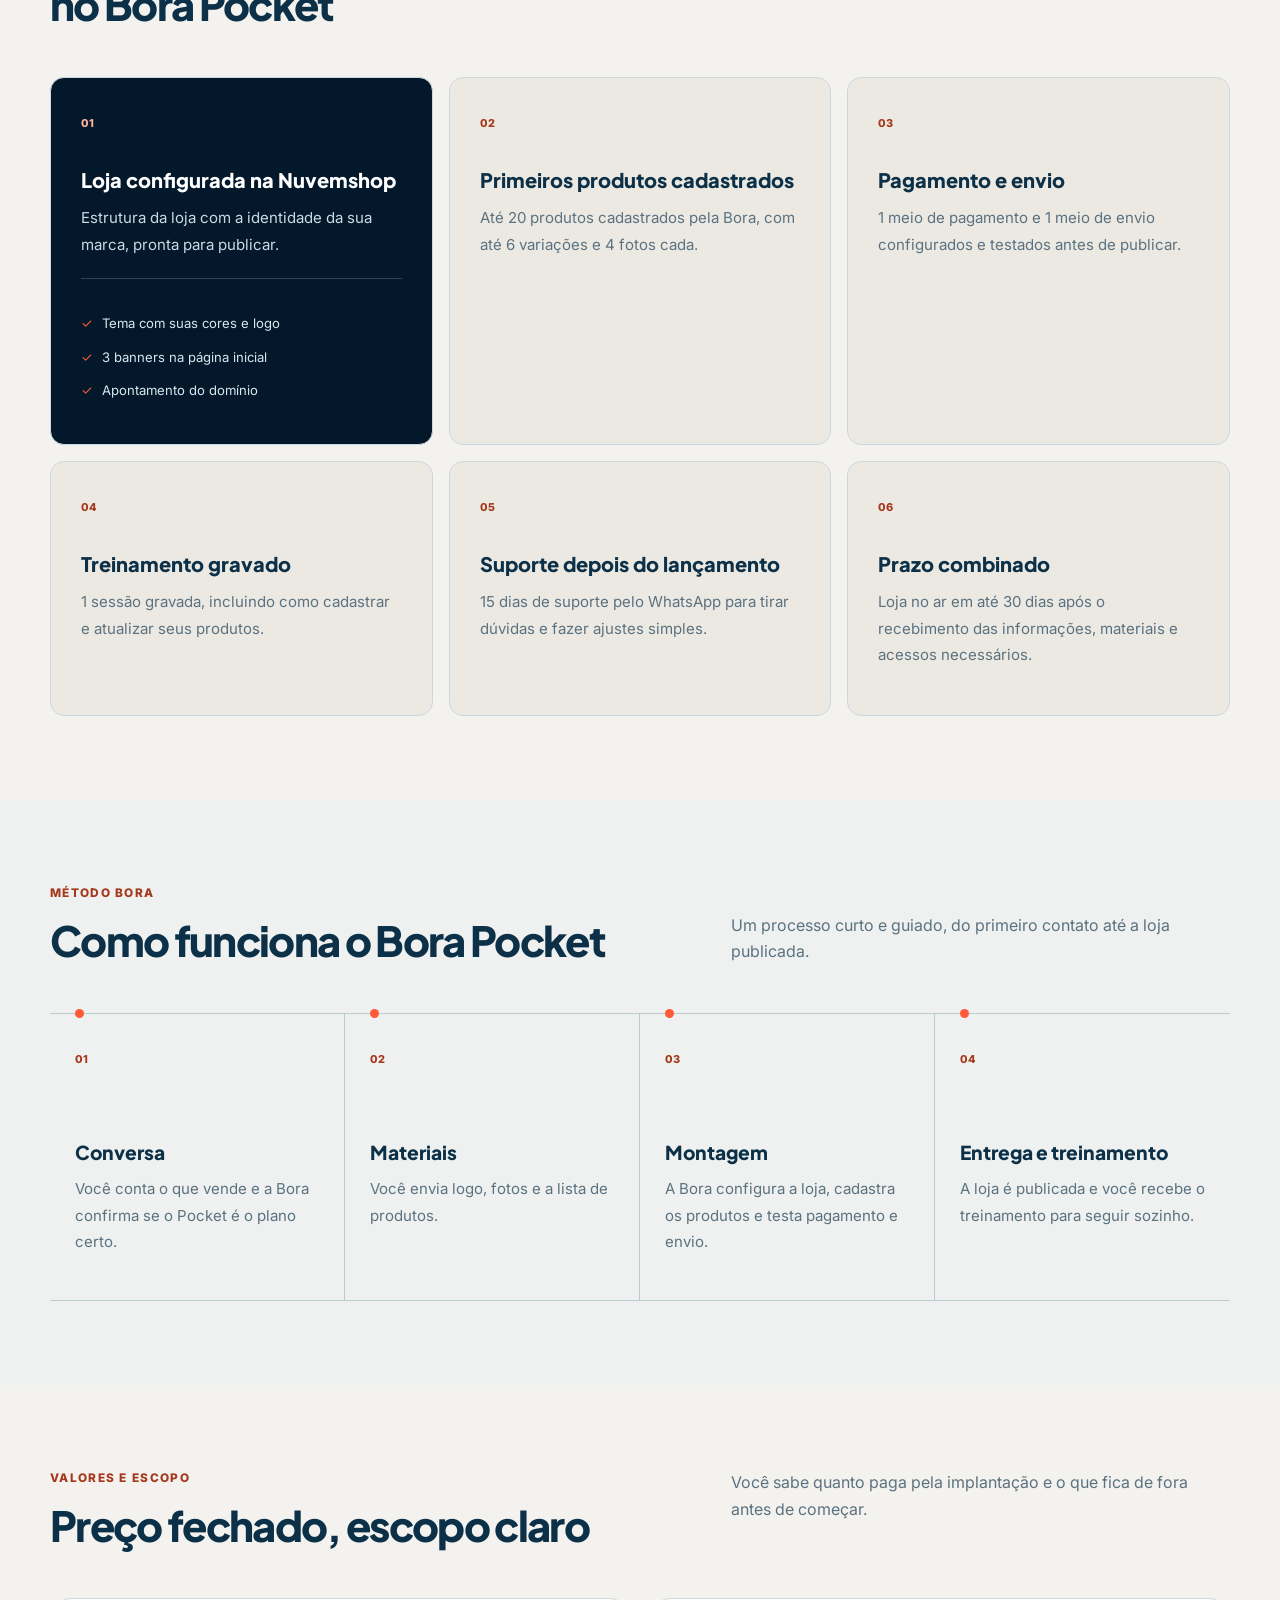
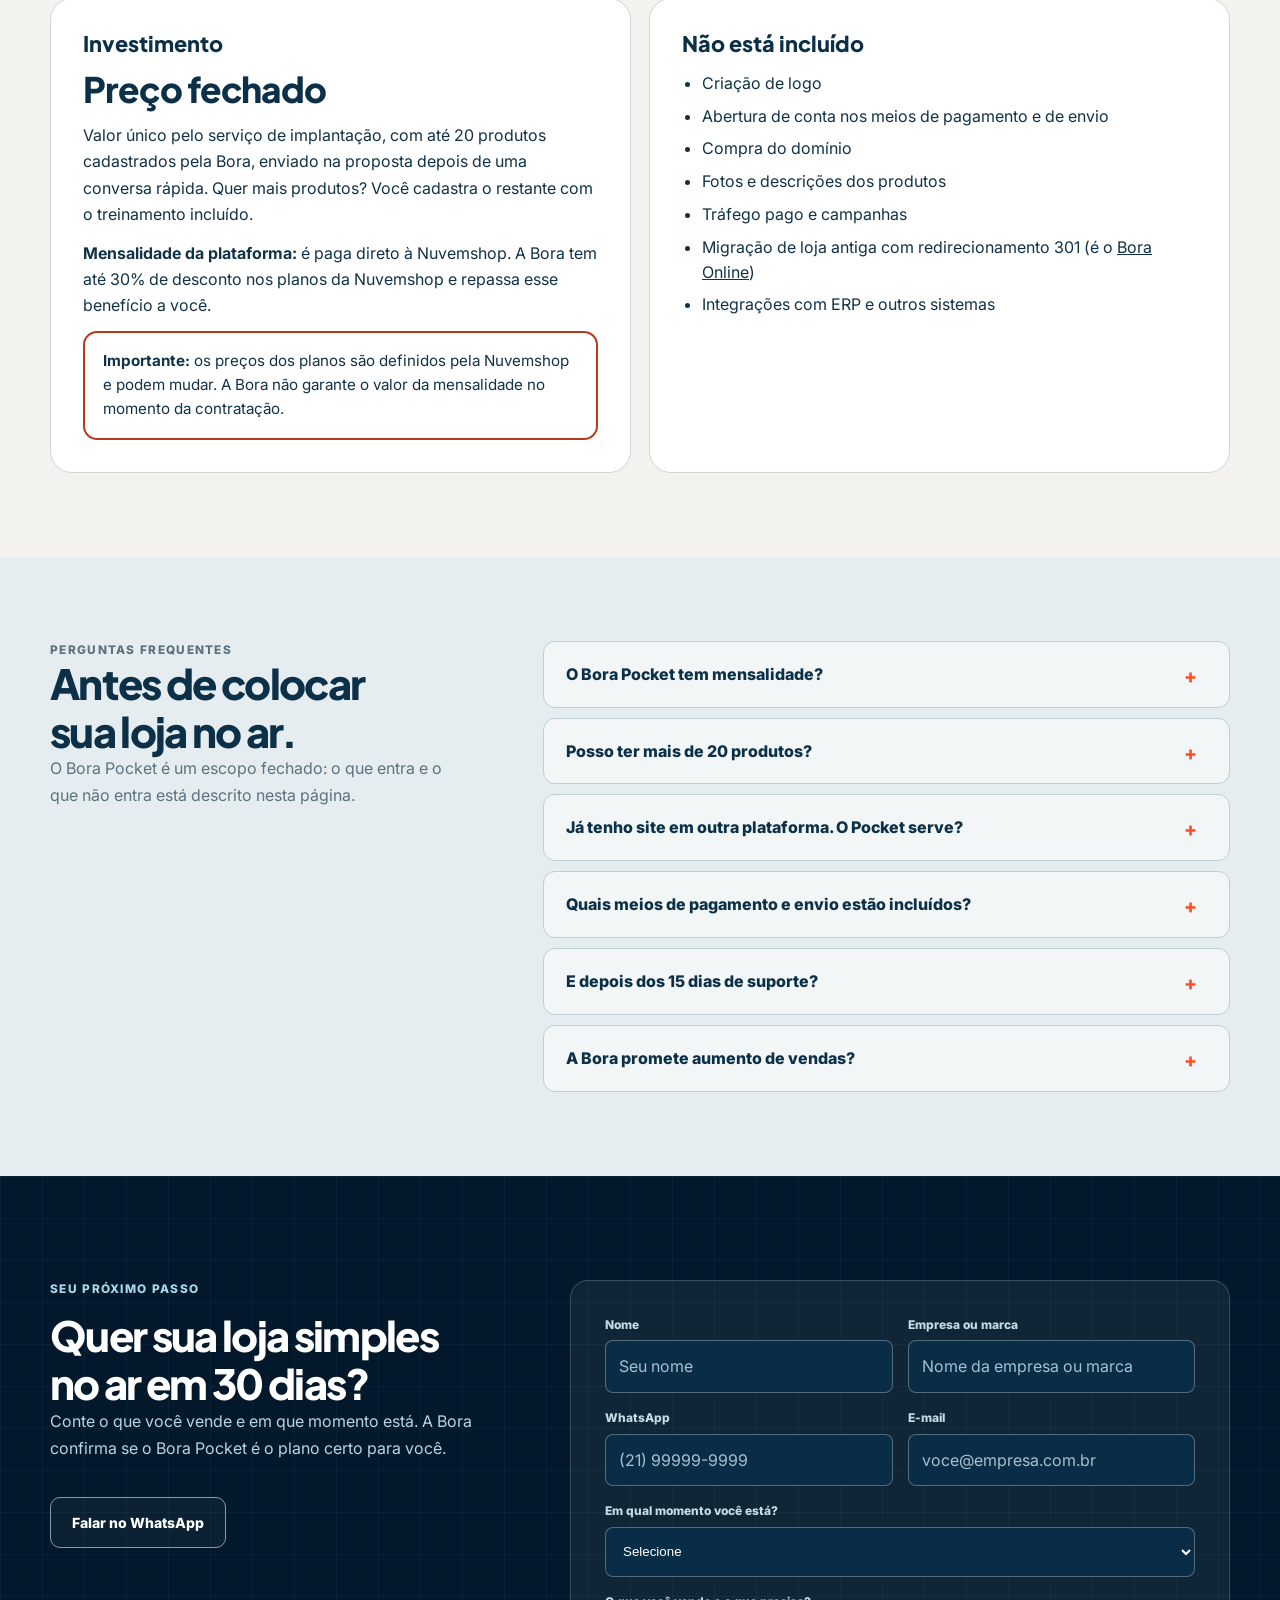
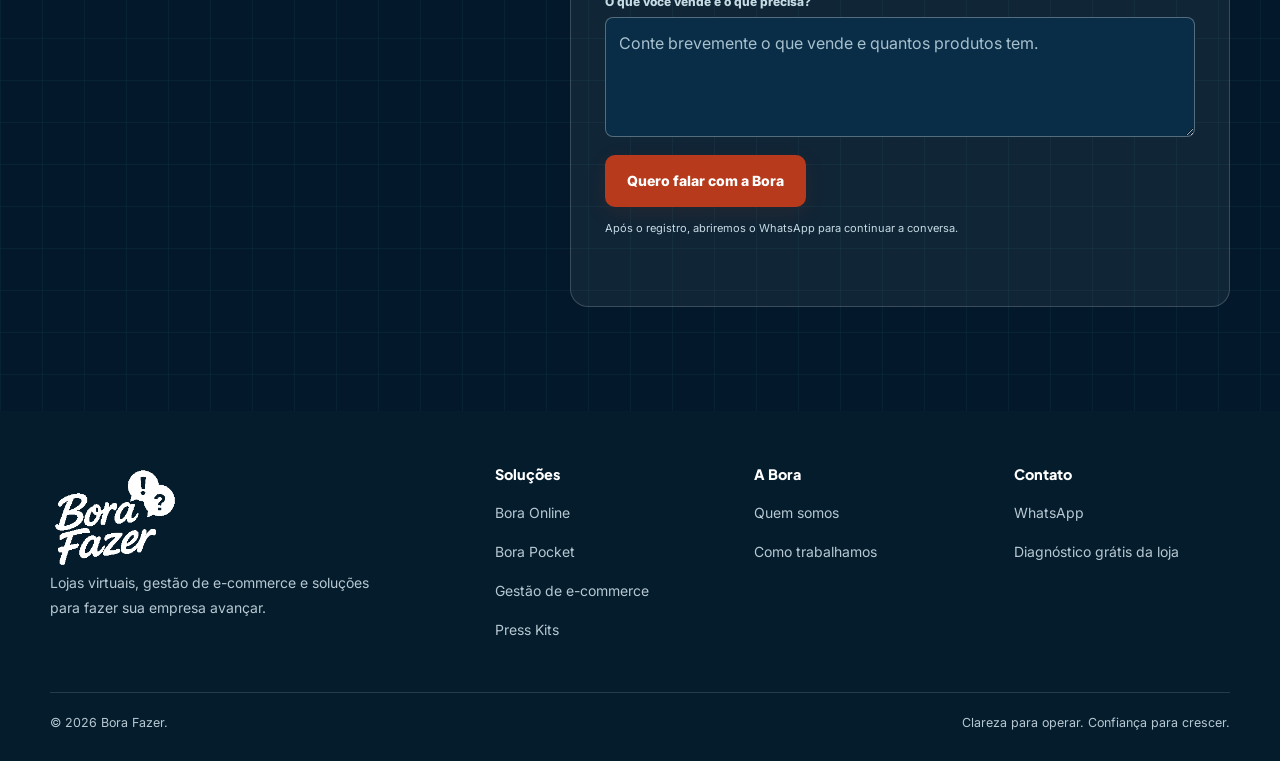
<file: bora-pocket.html>
<!doctype html>
<html lang="pt-BR">
<head>
  <meta charset="utf-8">
  <meta name="viewport" content="width=device-width,initial-scale=1">
  <title>Bora Pocket | Loja virtual simples no ar em 30 dias</title>
  <meta name="description" content="Sua loja virtual na Nuvemshop no ar em 30 dias, com até 20 produtos cadastrados, treinamento e 15 dias de suporte. Preço fechado enviado na proposta.">
  <link rel="canonical" href="https://agenciaborafazer.com.br/bora-pocket">
  <meta property="og:title" content="Bora Pocket | Loja virtual simples no ar em 30 dias">
  <meta property="og:description" content="Loja na Nuvemshop com até 20 produtos, pagamento, envio, treinamento e 15 dias de suporte.">
  <meta property="og:type" content="website">
  <link rel="icon" href="assets/bora-fazer-logo.png">
  <link rel="preconnect" href="https://fonts.googleapis.com">
  <link rel="preconnect" href="https://fonts.gstatic.com" crossorigin>
  <link href="https://fonts.googleapis.com/css2?family=Inter:wght@400;500;600;700&family=Plus+Jakarta+Sans:wght@700;800&display=swap" rel="stylesheet">
  <link rel="stylesheet" href="css/style.css">
  <link rel="stylesheet" href="css/bora-online.css">
  <script>(function(w,d,s,l,i){w[l]=w[l]||[];w[l].push({'gtm.start':new Date().getTime(),event:'gtm.js'});var f=d.getElementsByTagName(s)[0],j=d.createElement(s),dl=l!='dataLayer'?'&l='+l:'';j.async=true;j.src='https://www.googletagmanager.com/gtm.js?id='+i+dl;f.parentNode.insertBefore(j,f)})(window,document,'script','dataLayer','GTM-T2DK6BD6');</script>
<link rel="stylesheet" href="/css/reposition-v2.css"><link rel="stylesheet" href="/css/visual-refinement.css"><link rel="stylesheet" href="/css/pocket-loja.css"></head>
<body data-page-service="bora_pocket">
  <noscript><iframe src="https://www.googletagmanager.com/ns.html?id=GTM-T2DK6BD6" height="0" width="0" style="display:none;visibility:hidden"></iframe></noscript>
  <a class="skip-link" href="#conteudo">Ir para o conteúdo</a>
  <header class="site-header"><div class="container header-inner"><a class="brand" href="/" aria-label="Bora Fazer, início"><img src="/assets/bora-fazer-logo-nav.png" width="146" height="68" alt="Bora Fazer"></a><button class="menu-toggle" data-menu-toggle aria-expanded="false" aria-controls="main-nav" aria-label="Abrir menu"><span></span></button><nav class="nav" id="main-nav" data-nav aria-label="Navegação principal"><div class="nav-group"><button class="nav-trigger" type="button" aria-expanded="false" aria-controls="solutions-menu">Soluções</button><div class="nav-panel" id="solutions-menu"><a href="/bora-pocket"><b>Bora Pocket</b><small>Loja simples no ar em 30 dias</small></a><a href="/bora-online"><b>Bora Online</b><small>Migração e loja completa</small></a><a href="/operacoes-digitais"><b>Gestão de e-commerce</b><small>Acompanhamento da operação</small></a></div></div><a href="/press-kits">Press Kits</a><div class="nav-group"><button class="nav-trigger" type="button" aria-expanded="false" aria-controls="about-menu">A Bora</button><div class="nav-panel" id="about-menu"><a href="/quem-somos"><b>Quem somos</b><small>Experiência aplicada às entregas</small></a><a href="/como-trabalhamos"><b>Como trabalhamos</b><small>Entender, organizar, executar e acompanhar</small></a></div></div><a class="nav-cta" href="https://wa.me/5521967171986" data-cta-id="nav_whatsapp" data-location="navigation" target="_blank" rel="noopener">Falar com a Bora</a></nav></div></header>

  <main id="conteudo">
    <section class="online-hero">
      <div class="container online-hero-grid">
        <div class="online-hero-copy">
          <p class="eyebrow">Bora Pocket · Loja simples no ar em 30 dias</p>
          <h1>Sua loja virtual simples, <span>no ar em 30 dias.</span></h1>
          <p class="online-lead">Montamos sua loja na Nuvemshop, cadastramos seus primeiros produtos e treinamos você para vender e atualizar sozinho.</p>
          <p class="pocket-price"><strong>Preço fechado</strong><span>enviado na proposta, sem surpresa</span></p>
          <div class="hero-actions">
            <a class="button button-primary" href="#contato" data-cta-id="pocket_hero_form" data-section="hero" data-service-interest="bora_pocket">Quero meu Bora Pocket</a>
            <a class="button button-ghost" href="https://wa.me/5521967171986?text=Ol%C3%A1%21%20Quero%20entender%20como%20o%20Bora%20Pocket%20pode%20colocar%20minha%20loja%20no%20ar." data-cta-id="whatsapp_pocket_hero" data-location="pocket_hero" data-section="hero" target="_blank" rel="noopener">Falar com a Bora</a>
          </div>
          <a class="online-diag-link" href="/diagnostico/" data-cta-id="pocket_hero_diagnostico" data-section="hero" data-service-interest="bora_pocket">Não sabe se é o plano certo? Faça o diagnóstico grátis em 2 minutos →</a>
          <div class="online-proof"><span>Loja na Nuvemshop</span><span>Até 20 produtos</span><span>Treinamento incluído</span></div>
        </div>

        <figure class="bora-store-art"><img src="/assets/loja-demo.svg" width="900" height="650" fetchpriority="high" alt="Demonstração ilustrativa de loja virtual em computador e celular"></figure>
      </div>
    </section>

    <section class="online-section online-audience pocket-audience">
      <div class="container">
        <div class="online-heading">
          <div><p class="eyebrow">Para começar sem complicação</p><h2>Para quem o Bora Pocket faz sentido</h2></div>
          <p>Para quem quer abrir a loja com uma base profissional, preço fechado e prazo combinado.</p>
        </div>
        <div class="audience-grid">
          <article><span>01</span><h3>Loja nova</h3><p>Quem está abrindo a primeira loja virtual e quer começar com uma base profissional.</p></article>
          <article><span>02</span><h3>Poucos produtos</h3><p>Catálogo de até 20 produtos para começar, com treinamento para você cadastrar o restante.</p></article>
          <article><span>03</span><h3>Sem site antigo</h3><p>Sem página antiga no Google para preservar. Se você já tem site com visitas, o caminho é o <a href="/bora-online">Bora Online</a>.</p></article>
        </div>
      </div>
    </section>

    <section class="online-section online-delivery">
      <div class="container">
        <div class="online-heading compact">
          <div><p class="eyebrow">O que está incluído</p><h2>O que entregamos no Bora Pocket</h2></div>
          <p>Uma loja simples, publicada e pronta para receber o primeiro pedido, com você preparado para operar.</p>
        </div>
        <div class="delivery-grid">
          <article class="delivery-feature"><span>01</span><h3>Loja configurada na Nuvemshop</h3><p>Estrutura da loja com a identidade da sua marca, pronta para publicar.</p><ul><li>Tema com suas cores e logo</li><li>3 banners na página inicial</li><li>Apontamento do domínio</li></ul></article>
          <article><span>02</span><h3>Primeiros produtos cadastrados</h3><p>Até 20 produtos cadastrados pela Bora, com até 6 variações e 4 fotos cada.</p></article>
          <article><span>03</span><h3>Pagamento e envio</h3><p>1 meio de pagamento e 1 meio de envio configurados e testados antes de publicar.</p></article>
          <article><span>04</span><h3>Treinamento gravado</h3><p>1 sessão gravada, incluindo como cadastrar e atualizar seus produtos.</p></article>
          <article><span>05</span><h3>Suporte depois do lançamento</h3><p>15 dias de suporte pelo WhatsApp para tirar dúvidas e fazer ajustes simples.</p></article>
          <article><span>06</span><h3>Prazo combinado</h3><p>Loja no ar em até 30 dias após o recebimento das informações, materiais e acessos necessários.</p></article>
        </div>
      </div>
    </section>

    <section class="online-section online-process">
      <div class="container">
        <div class="online-heading"><div><p class="eyebrow">Método Bora</p><h2>Como funciona o Bora Pocket</h2></div><p>Um processo curto e guiado, do primeiro contato até a loja publicada.</p></div>
        <div class="online-steps">
          <article><span>01</span><h3>Conversa</h3><p>Você conta o que vende e a Bora confirma se o Pocket é o plano certo.</p></article>
          <article><span>02</span><h3>Materiais</h3><p>Você envia logo, fotos e a lista de produtos.</p></article>
          <article><span>03</span><h3>Montagem</h3><p>A Bora configura a loja, cadastra os produtos e testa pagamento e envio.</p></article>
          <article><span>04</span><h3>Entrega e treinamento</h3><p>A loja é publicada e você recebe o treinamento para seguir sozinho.</p></article>
        </div>
      </div>
    </section>

    <section class="online-section online-expect">
      <div class="container">
        <div class="online-heading compact"><div><p class="eyebrow">Valores e escopo</p><h2>Preço fechado, escopo claro</h2></div><p>Você sabe quanto paga pela implantação e o que fica de fora antes de começar.</p></div>
        <div class="pocket-split">
          <div class="pocket-box">
            <h3>Investimento</h3>
            <p class="pocket-big">Preço fechado</p>
            <p>Valor único pelo serviço de implantação, com até 20 produtos cadastrados pela Bora, enviado na proposta depois de uma conversa rápida. Quer mais produtos? Você cadastra o restante com o treinamento incluído.</p>
            <p><b>Mensalidade da plataforma:</b> é paga direto à Nuvemshop. A Bora tem até 30% de desconto nos planos da Nuvemshop e repassa esse benefício a você.</p>
            <div class="pocket-note"><b>Importante:</b> os preços dos planos são definidos pela Nuvemshop e podem mudar. A Bora não garante o valor da mensalidade no momento da contratação.</div>
          </div>
          <div class="pocket-box">
            <h3>Não está incluído</h3>
            <ul>
              <li>Criação de logo</li>
              <li>Abertura de conta nos meios de pagamento e de envio</li>
              <li>Compra do domínio</li>
              <li>Fotos e descrições dos produtos</li>
              <li>Tráfego pago e campanhas</li>
              <li>Migração de loja antiga com redirecionamento 301 (é o <a href="/bora-online">Bora Online</a>)</li>
              <li>Integrações com ERP e outros sistemas</li>
            </ul>
          </div>
        </div>
      </div>
    </section>

    <section class="online-section online-faq">
      <div class="container faq-layout">
        <div><p class="eyebrow">Perguntas frequentes</p><h2>Antes de colocar sua loja no ar.</h2><p>O Bora Pocket é um escopo fechado: o que entra e o que não entra está descrito nesta página.</p></div>
        <div class="faq">
          <details><summary>O Bora Pocket tem mensalidade?</summary><p>O serviço de implantação é um valor único. A mensalidade da plataforma é contratada direto com a Nuvemshop, e a Bora tem até 30% de desconto nos planos para repassar a você. O valor do plano pode mudar e a Bora não garante o preço no momento da contratação.</p></details>
          <details><summary>Posso ter mais de 20 produtos?</summary><p>Sim. Você cadastra o restante com o treinamento incluído. Para migrar uma loja existente ou reorganizar uma loja maior, o caminho é o Bora Online.</p></details>
          <details><summary>Já tenho site em outra plataforma. O Pocket serve?</summary><p>Se o site recebe visitas do Google ou de anúncios, o ideal é o <a href="/bora-online">Bora Online</a>, que cuida da migração e do redirecionamento das páginas antigas. Para saber o melhor caminho, faça o <a href="/diagnostico/" data-cta-id="pocket_faq_diagnostico" data-section="faq" data-service-interest="bora_pocket">diagnóstico grátis</a>.</p></details>
          <details><summary>Quais meios de pagamento e envio estão incluídos?</summary><p>O Pocket inclui 1 meio de pagamento e 1 de envio, entre os disponíveis na Nuvemshop. Você abre a conta no meio escolhido e a Bora configura e testa.</p></details>
          <details><summary>E depois dos 15 dias de suporte?</summary><p>A loja segue com você. Se quiser apoio contínuo na rotina, a Bora oferece a <a href="/operacoes-digitais">Gestão de e-commerce</a>, com valor definido em proposta.</p></details>
          <details><summary>A Bora promete aumento de vendas?</summary><p>Não. Entregamos a loja pronta, configurada e você treinado para operar.</p></details>
        </div>
      </div>
    </section>

    <section class="online-contact" id="contato">
      <div class="container contact-online-grid">
        <div class="contact-online-copy">
          <p class="eyebrow light">Seu próximo passo</p>
          <h2>Quer sua loja simples no ar em 30 dias?</h2>
          <p>Conte o que você vende e em que momento está. A Bora confirma se o Bora Pocket é o plano certo para você.</p>
          <a class="button button-ghost" href="https://wa.me/5521967171986?text=Ol%C3%A1%21%20Quero%20conversar%20sobre%20o%20Bora%20Pocket." data-cta-id="whatsapp_pocket_final" data-location="pocket_final" data-section="conversion" target="_blank" rel="noopener">Falar no WhatsApp</a>
        </div>
        <form class="online-form" data-origin="bora-pocket" data-produto="Bora Pocket" data-service="bora_pocket" novalidate>
          <div class="honeypot" aria-hidden="true"><label>Não preencha <input name="website" tabindex="-1" autocomplete="off"></label></div>
          <div class="form-grid-online">
            <div class="field"><label for="pocket-nome">Nome</label><input id="pocket-nome" name="nome" autocomplete="name" required maxlength="100" placeholder="Seu nome"></div>
            <div class="field"><label for="pocket-empresa">Empresa ou marca</label><input id="pocket-empresa" name="empresa" autocomplete="organization" required maxlength="120" placeholder="Nome da empresa ou marca"></div>
            <div class="field"><label for="pocket-telefone">WhatsApp</label><input id="pocket-telefone" name="telefone" type="tel" inputmode="tel" autocomplete="tel" required maxlength="20" placeholder="(21) 99999-9999"></div>
            <div class="field"><label for="pocket-email">E-mail</label><input id="pocket-email" name="email" type="email" autocomplete="email" maxlength="160" placeholder="voce@empresa.com.br"></div>
            <div class="field full"><label for="pocket-estagio">Em qual momento você está?</label><select id="pocket-estagio" name="estagio" required><option value="">Selecione</option><option>Ainda não tenho loja</option><option>Vendo por WhatsApp ou Instagram</option><option>Quero começar com poucos produtos</option></select></div><div class="field full"><label for="pocket-desafio">O que você vende e o que precisa?</label><textarea id="pocket-desafio" name="desafio" required maxlength="1000" placeholder="Conte brevemente o que vende e quantos produtos tem."></textarea></div>
          </div>
          <button class="button button-primary online-submit" type="submit">Quero falar com a Bora</button>
          <p class="form-note">Após o registro, abriremos o WhatsApp para continuar a conversa.</p>
          <p class="form-status" aria-live="polite" role="status"></p>
          <a class="button button-ghost online-fallback" href="https://wa.me/5521967171986" target="_blank" rel="noopener" hidden>Continuar pelo WhatsApp</a>
        </form>
      </div>
    </section>
  </main>

  <footer class="v2-footer"><div class="container"><div class="v2-footer-grid"><div><img src="/assets/bora-fazer-logo-nav.png" width="132" height="66" alt="Bora Fazer"><p>Lojas virtuais, gestão de e-commerce e soluções para fazer sua empresa avançar.</p></div><div><b>Soluções</b><a href="/bora-online">Bora Online</a><a href="/bora-pocket">Bora Pocket</a><a href="/operacoes-digitais">Gestão de e-commerce</a><a href="/press-kits">Press Kits</a></div><div><b>A Bora</b><a href="/quem-somos">Quem somos</a><a href="/como-trabalhamos">Como trabalhamos</a></div><div><b>Contato</b><a href="https://wa.me/5521967171986" target="_blank" rel="noopener">WhatsApp</a><a href="/diagnostico/">Diagnóstico grátis da loja</a></div></div><div class="v2-footer-bottom"><span>© 2026 Bora Fazer.</span><span>Clareza para operar. Confiança para crescer.</span></div></div></footer>
  <script src="js/main.js"></script>
  <script src="js/bora-online.js"></script>
</body>
</html>
</file>
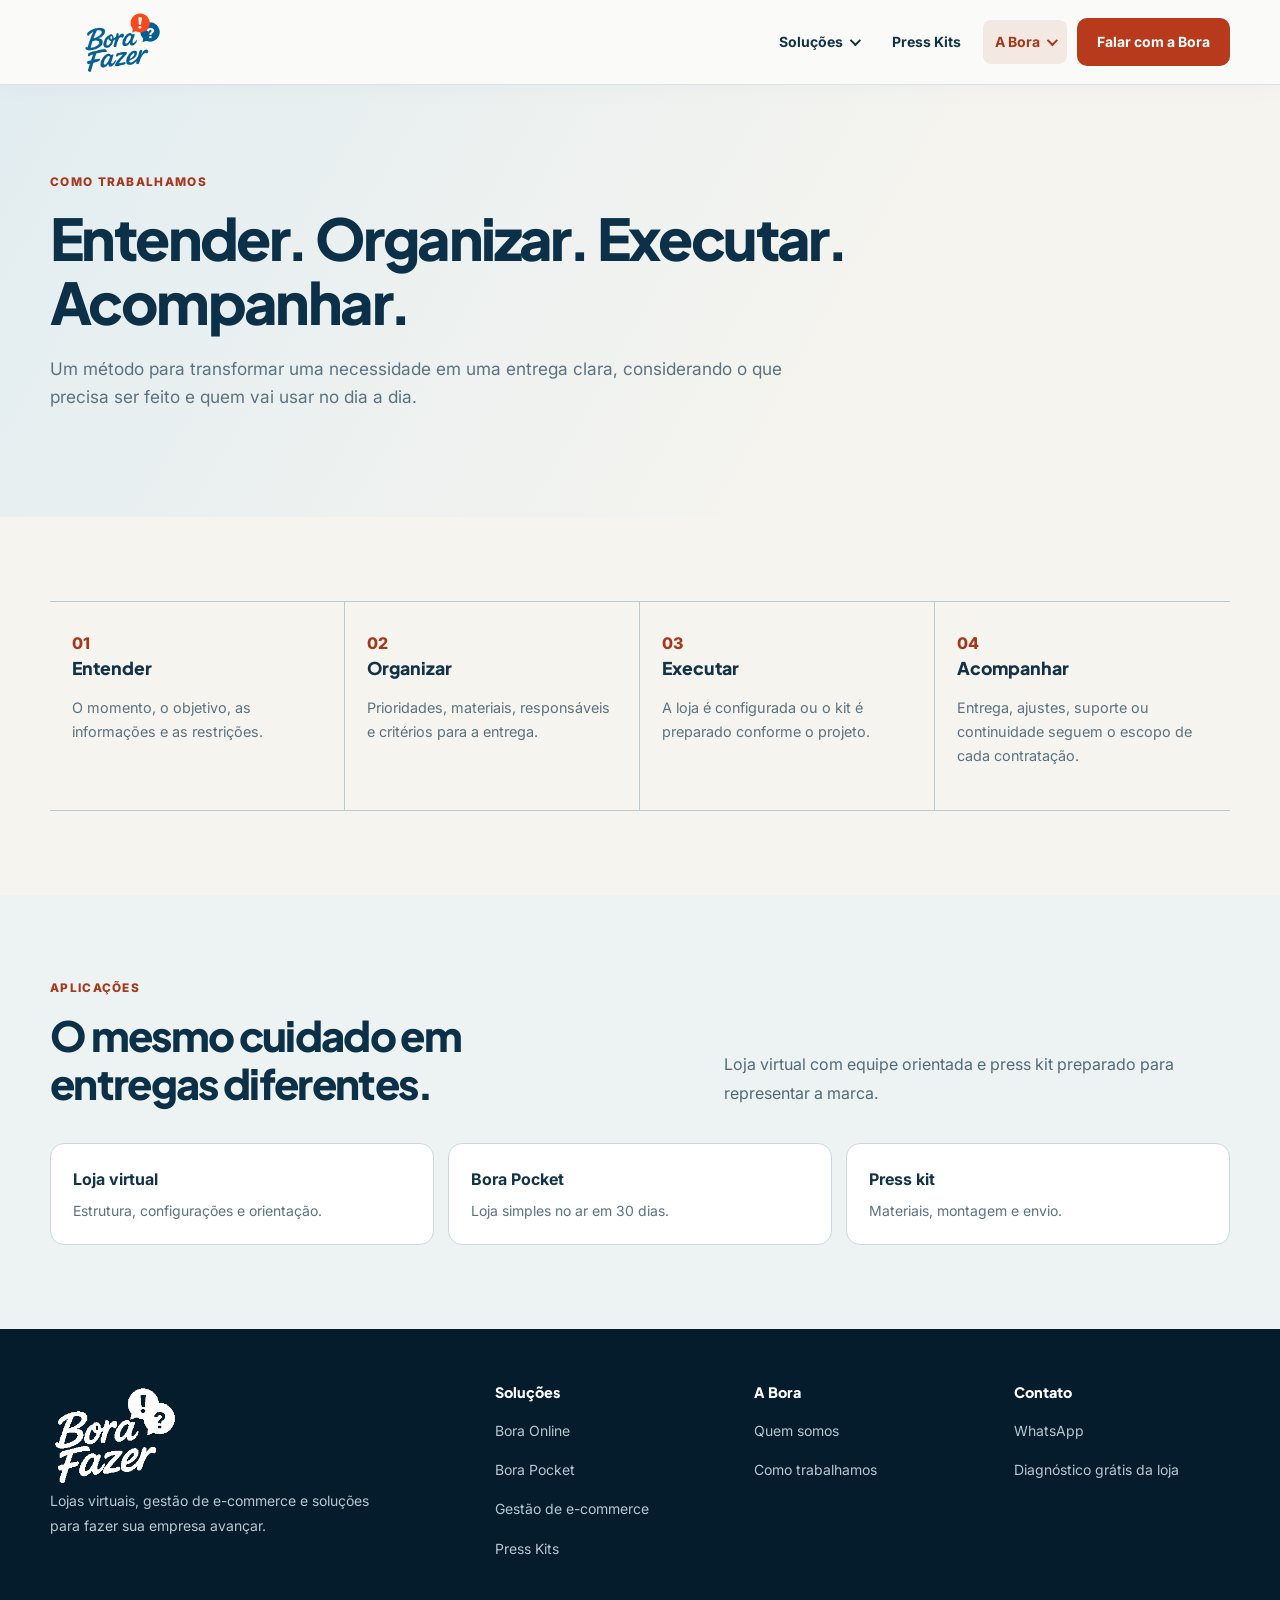
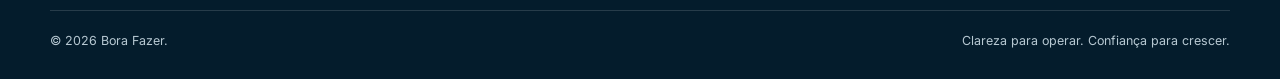
<file: como-trabalhamos.html>
<!doctype html><html lang="pt-BR"><head><meta charset="utf-8"><meta name="viewport" content="width=device-width,initial-scale=1"><title>Método Bora | Entender, organizar, executar e acompanhar</title><meta name="description" content="Conheça o Método Bora aplicado a operações digitais e projetos físicos: Entender, Organizar, Executar e Acompanhar."><link rel="canonical" href="https://www.agenciaborafazer.com.br/como-trabalhamos"><meta property="og:title" content="Método Bora | Entender, organizar, executar e acompanhar"><meta property="og:description" content="Um método para conectar decisões, sistemas, responsáveis e execução em operações digitais e projetos físicos."><meta property="og:type" content="website"><meta name="twitter:card" content="summary_large_image"><meta name="twitter:title" content="Método Bora | Entender, organizar, executar e acompanhar"><meta name="twitter:description" content="Um método para conectar decisões, sistemas, responsáveis e execução em operações digitais e projetos físicos."><link rel="icon" href="assets/bora-fazer-logo.png"><link rel="preconnect" href="https://fonts.googleapis.com"><link rel="preconnect" href="https://fonts.gstatic.com" crossorigin><link href="https://fonts.googleapis.com/css2?family=Inter:wght@400;500;600;700&family=Plus+Jakarta+Sans:wght@700;800&display=swap" rel="stylesheet"><link rel="stylesheet" href="css/style.css"><script>(function(w,d,s,l,i){w[l]=w[l]||[];w[l].push({'gtm.start':new Date().getTime(),event:'gtm.js'});var f=d.getElementsByTagName(s)[0],j=d.createElement(s),dl=l!='dataLayer'?'&l='+l:'';j.async=true;j.src='https://www.googletagmanager.com/gtm.js?id='+i+dl;f.parentNode.insertBefore(j,f)})(window,document,'script','dataLayer','GTM-T2DK6BD6');</script><link rel="stylesheet" href="/css/reposition-v2.css"><link rel="stylesheet" href="/css/visual-refinement.css"></head><body data-page-service="metodo"><noscript><iframe src="https://www.googletagmanager.com/ns.html?id=GTM-T2DK6BD6" height="0" width="0" style="display:none;visibility:hidden"></iframe></noscript><a class="skip-link" href="#conteudo">Ir para o conteúdo</a><header class="site-header"><div class="container header-inner"><a class="brand" href="/" aria-label="Bora Fazer, início"><img src="/assets/bora-fazer-logo-nav.png" width="146" height="68" alt="Bora Fazer"></a><button class="menu-toggle" data-menu-toggle aria-expanded="false" aria-controls="main-nav" aria-label="Abrir menu"><span></span></button><nav class="nav" id="main-nav" data-nav aria-label="Navegação principal"><div class="nav-group"><button class="nav-trigger" type="button" aria-expanded="false" aria-controls="solutions-menu">Soluções</button><div class="nav-panel" id="solutions-menu"><a href="/bora-pocket"><b>Bora Pocket</b><small>Loja simples no ar em 30 dias</small></a><a href="/bora-online"><b>Bora Online</b><small>Migração e loja completa</small></a><a href="/operacoes-digitais"><b>Gestão de e-commerce</b><small>Acompanhamento da operação</small></a></div></div><a href="/press-kits">Press Kits</a><div class="nav-group"><button class="nav-trigger" type="button" aria-expanded="false" aria-controls="about-menu">A Bora</button><div class="nav-panel" id="about-menu"><a href="/quem-somos"><b>Quem somos</b><small>Experiência aplicada às entregas</small></a><a href="/como-trabalhamos"><b>Como trabalhamos</b><small>Entender, organizar, executar e acompanhar</small></a></div></div><a class="nav-cta" href="https://wa.me/5521967171986" data-cta-id="nav_whatsapp" data-location="navigation" target="_blank" rel="noopener">Falar com a Bora</a></nav></div></header><main id="conteudo"><section class="v2-page-hero"><div class="container"><p class="eyebrow">Como trabalhamos</p><h1>Entender. Organizar. Executar. Acompanhar.</h1><p class="lead">Um método para transformar uma necessidade em uma entrega clara, considerando o que precisa ser feito e quem vai usar no dia a dia.</p></div></section><section class="v2-section"><div class="container"><div class="v2-method-grid"><article><span>01</span><h3>Entender</h3><p>O momento, o objetivo, as informações e as restrições.</p></article><article><span>02</span><h3>Organizar</h3><p>Prioridades, materiais, responsáveis e critérios para a entrega.</p></article><article><span>03</span><h3>Executar</h3><p>A loja é configurada ou o kit é preparado conforme o projeto.</p></article><article><span>04</span><h3>Acompanhar</h3><p>Entrega, ajustes, suporte ou continuidade seguem o escopo de cada contratação.</p></article></div></div></section><section class="v2-section v2-solutions"><div class="container"><div class="v2-section-head"><div><p class="eyebrow">Aplicações</p><h2>O mesmo cuidado em entregas diferentes.</h2></div><p>Loja virtual com equipe orientada e press kit preparado para representar a marca.</p></div><div class="v2-crosslinks"><a href="/bora-online"><b>Loja virtual</b><span>Estrutura, configurações e orientação.</span></a><a href="/bora-pocket"><b>Bora Pocket</b><span>Loja simples no ar em 30 dias.</span></a><a href="/press-kits"><b>Press kit</b><span>Materiais, montagem e envio.</span></a></div></div></section></main><footer class="v2-footer"><div class="container"><div class="v2-footer-grid"><div><img src="/assets/bora-fazer-logo-nav.png" width="132" height="66" alt="Bora Fazer"><p>Lojas virtuais, gestão de e-commerce e soluções para fazer sua empresa avançar.</p></div><div><b>Soluções</b><a href="/bora-online">Bora Online</a><a href="/bora-pocket">Bora Pocket</a><a href="/operacoes-digitais">Gestão de e-commerce</a><a href="/press-kits">Press Kits</a></div><div><b>A Bora</b><a href="/quem-somos">Quem somos</a><a href="/como-trabalhamos">Como trabalhamos</a></div><div><b>Contato</b><a href="https://wa.me/5521967171986" target="_blank" rel="noopener">WhatsApp</a><a href="/diagnostico/">Diagnóstico grátis da loja</a></div></div><div class="v2-footer-bottom"><span>© 2026 Bora Fazer.</span><span>Clareza para operar. Confiança para crescer.</span></div></div></footer><script src="js/main.js"></script></body></html>
</file>
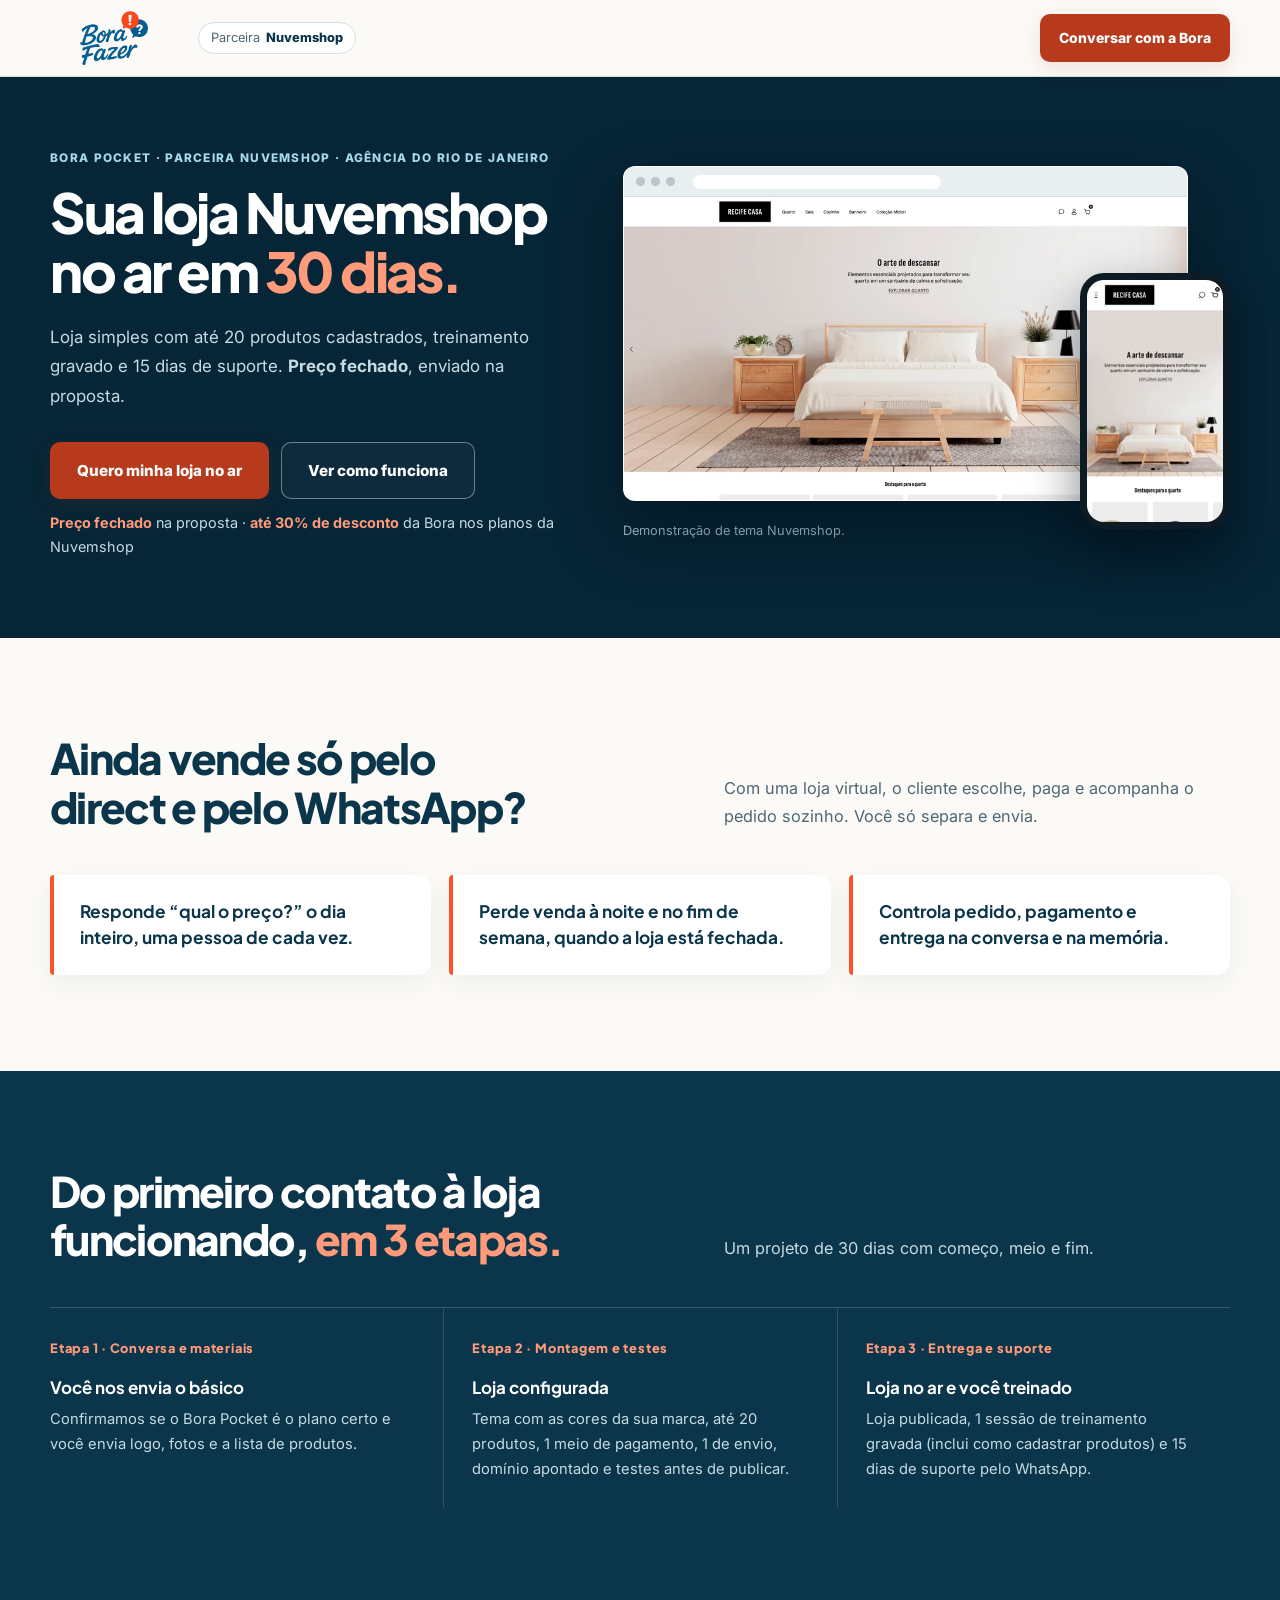
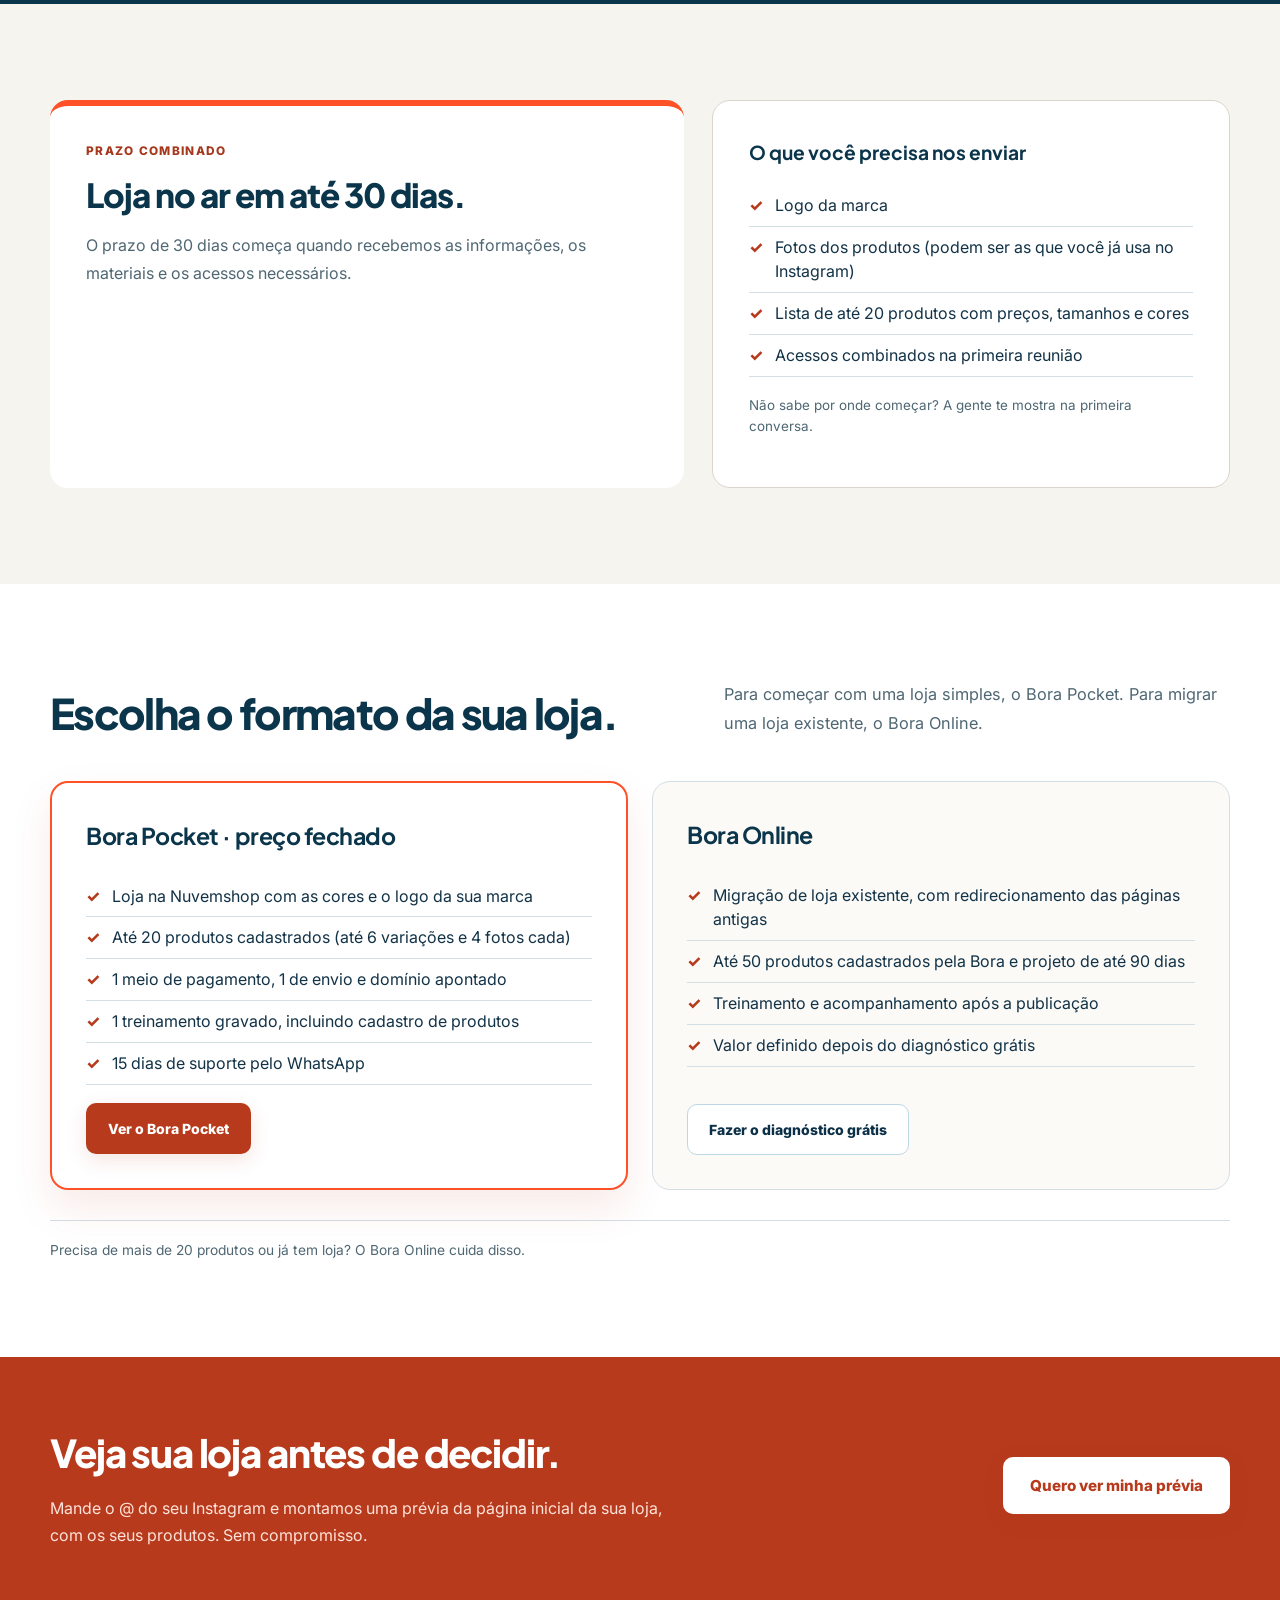
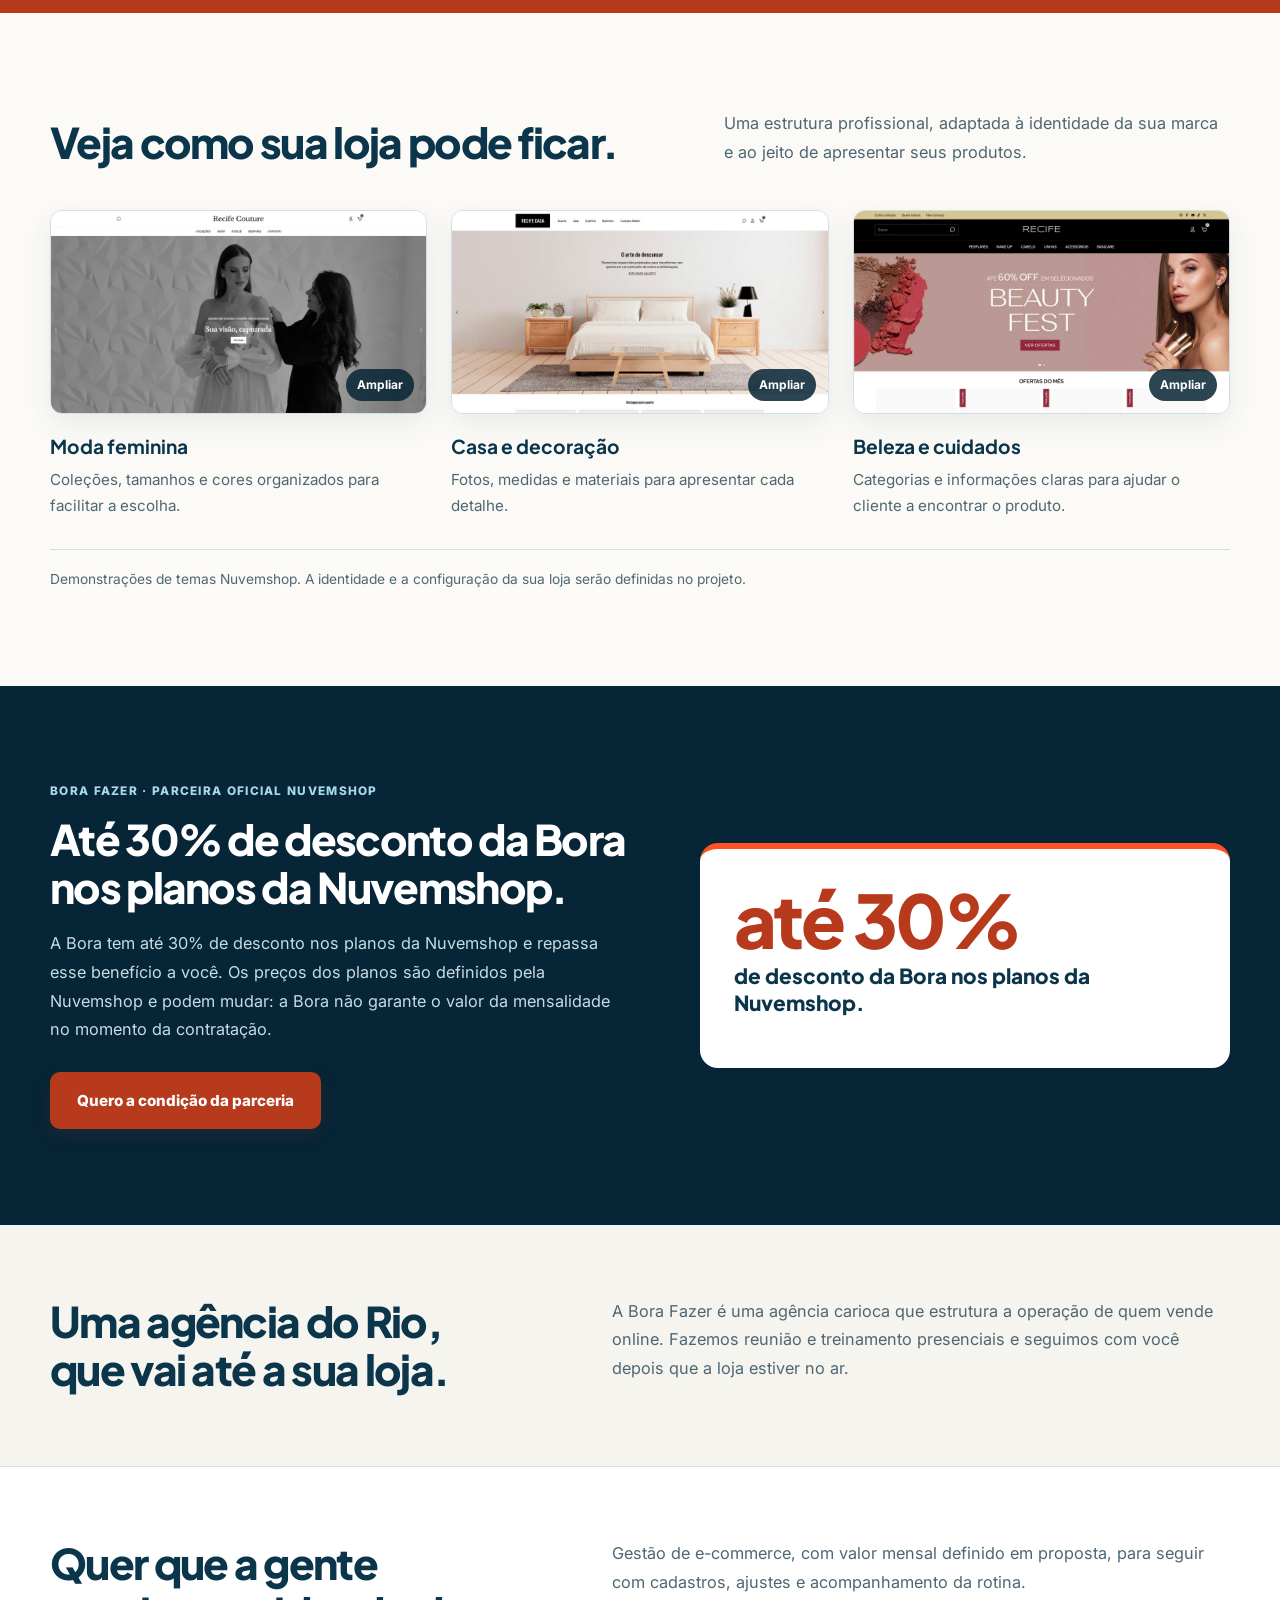
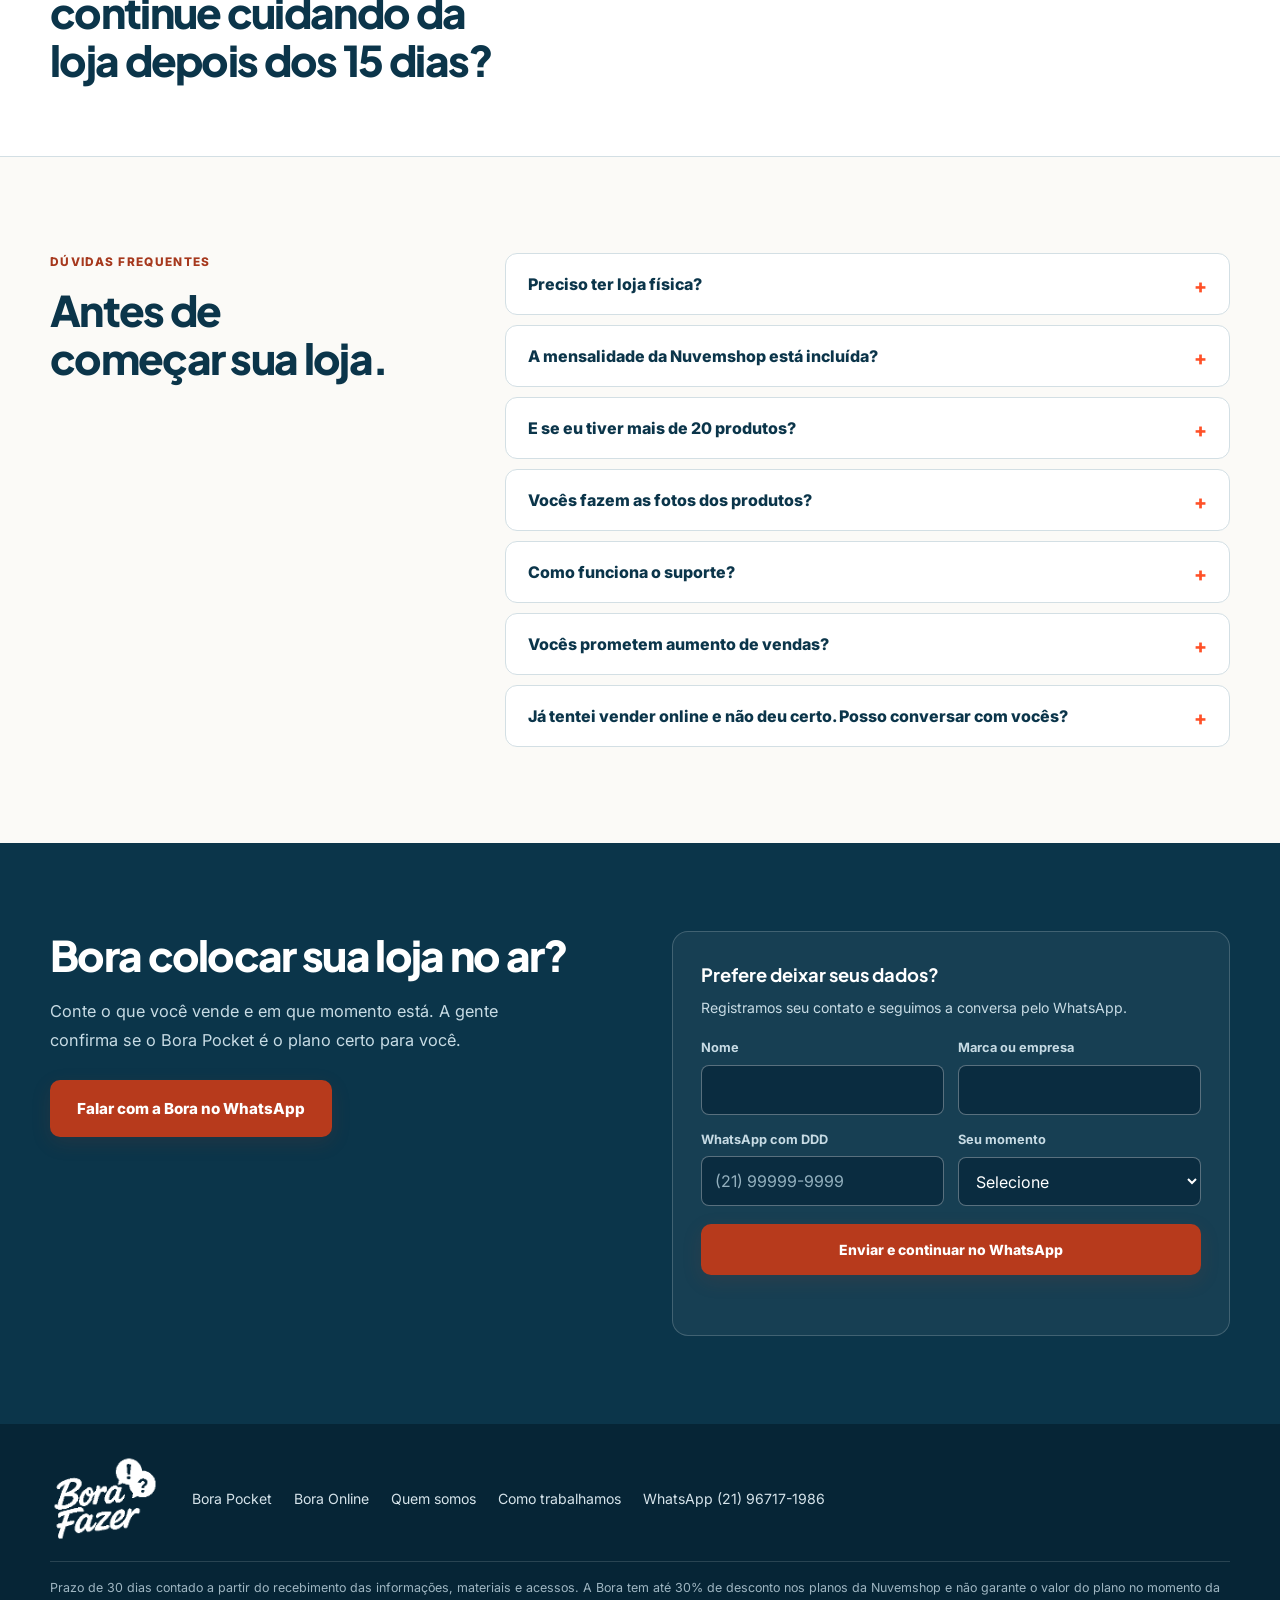
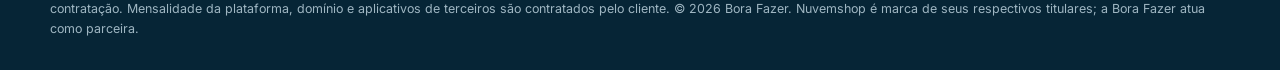
<file: nuvemshop.html>
<!doctype html>
<html lang="pt-BR">
<head>
  <meta charset="utf-8">
  <meta name="viewport" content="width=device-width,initial-scale=1">
  <title>Bora Pocket | Loja Nuvemshop no ar em 30 dias</title>
  <meta name="description" content="Bora Pocket: sua loja Nuvemshop simples no ar em 30 dias, com até 20 produtos cadastrados, treinamento e 15 dias de suporte. Preço fechado na proposta. Agência do Rio, parceira Nuvemshop.">
  <link rel="canonical" href="https://agenciaborafazer.com.br/nuvemshop">
  <meta property="og:title" content="Bora Pocket | Sua loja Nuvemshop no ar em 30 dias">
  <meta property="og:description" content="Loja simples na Nuvemshop em 30 dias, com treinamento e 15 dias de suporte. Preço fechado na proposta.">
  <meta property="og:type" content="website">
  <meta property="og:url" content="https://agenciaborafazer.com.br/nuvemshop">
  <meta property="og:locale" content="pt_BR">
  <meta property="og:image" content="https://agenciaborafazer.com.br/assets/nuvemshop/og-nuvemshop.jpg">
  <meta property="og:image:width" content="1200">
  <meta property="og:image:height" content="630">
  <meta name="twitter:card" content="summary_large_image">
  <link rel="icon" href="/assets/bora-fazer-logo.png">
  <link rel="preconnect" href="https://fonts.googleapis.com">
  <link rel="preconnect" href="https://fonts.gstatic.com" crossorigin>
  <link href="https://fonts.googleapis.com/css2?family=Inter:wght@400;500;600;700&family=Plus+Jakarta+Sans:wght@700;800&display=swap" rel="stylesheet">
  <link rel="preload" as="image" href="/assets/nuvemshop/recife-casa-desktop-960.webp" imagesrcset="/assets/nuvemshop/recife-casa-desktop-960.webp 960w, /assets/nuvemshop/recife-casa-desktop-1600.webp 1600w" imagesizes="(max-width: 1080px) 92vw, 640px" fetchpriority="high">
  <link rel="stylesheet" href="/css/style.css">
  <link rel="stylesheet" href="/css/reposition-v2.css">
  <link rel="stylesheet" href="/css/visual-refinement.css">
  <link rel="stylesheet" href="/css/nuvemshop.css">
  <script>(function(w,d,s,l,i){w[l]=w[l]||[];w[l].push({'gtm.start':new Date().getTime(),event:'gtm.js'});var f=d.getElementsByTagName(s)[0],j=d.createElement(s),dl=l!='dataLayer'?'&l='+l:'';j.async=true;j.src='https://www.googletagmanager.com/gtm.js?id='+i+dl;f.parentNode.insertBefore(j,f)})(window,document,'script','dataLayer','GTM-T2DK6BD6');</script>
</head>
<body class="ns-page" data-page-service="bora_pocket">
  <noscript><iframe src="https://www.googletagmanager.com/ns.html?id=GTM-T2DK6BD6" height="0" width="0" style="display:none;visibility:hidden"></iframe></noscript>
  <a class="skip-link" href="#conteudo">Ir para o conteúdo</a>

  <header class="ns-header">
    <div class="container ns-header-inner">
      <a class="ns-brand" href="/" aria-label="Bora Fazer, início"><img src="/assets/bora-fazer-logo-nav.png" width="146" height="68" alt="Bora Fazer"></a>
      <p class="ns-partner-tag"><span>Parceira</span> <strong>Nuvemshop</strong></p>
      <a class="button button-primary ns-header-cta" href="https://wa.me/5521967171986?text=Ol%C3%A1%21%20Vi%20a%20p%C3%A1gina%20da%20Bora%20com%20a%20Nuvemshop%20e%20quero%20conversar%20sobre%20a%20cria%C3%A7%C3%A3o%20da%20minha%20loja." data-wa data-cta-id="ns_header_whatsapp" data-location="ns_header" data-section="header" target="_blank" rel="noopener">Conversar com a Bora</a>
    </div>
  </header>

  <main id="conteudo">
    <!-- 1. Primeira tela -->
    <section class="ns-hero" data-ns-hero>
      <div class="container ns-hero-grid">
        <div class="ns-hero-copy">
          <p class="eyebrow">Bora Pocket · Parceira Nuvemshop · Agência do Rio de Janeiro</p>
          <h1>Sua loja Nuvemshop no ar em <span>30 dias.</span></h1>
          <p class="ns-lead">Loja simples com até 20 produtos cadastrados, treinamento gravado e 15 dias de suporte. <strong>Preço fechado</strong>, enviado na proposta.</p>
          <div class="ns-hero-actions">
            <div class="ns-hero-buttons">
              <a class="button button-primary ns-button-lg" href="https://wa.me/5521967171986?text=Ol%C3%A1%21%20Vi%20a%20p%C3%A1gina%20da%20Bora%20com%20a%20Nuvemshop%20e%20quero%20conversar%20sobre%20a%20cria%C3%A7%C3%A3o%20da%20minha%20loja." data-wa data-cta-id="ns_hero_whatsapp" data-location="ns_hero" data-section="hero" target="_blank" rel="noopener">Quero minha loja no ar</a>
              <a class="button button-ghost ns-button-lg" href="#como-funciona" data-cta-id="ns_hero_como_funciona" data-location="ns_hero" data-section="hero">Ver como funciona</a>
            </div>
            <p class="ns-hero-support"><strong>Preço fechado</strong> na proposta · <strong>até 30% de desconto</strong> da Bora nos planos da Nuvemshop</p>
          </div>
        </div>

        <figure class="ns-hero-visual">
          <div class="ns-devices">
          <div class="ns-browser">
            <div class="ns-browser-bar" aria-hidden="true"><i></i><i></i><i></i><span></span></div>
            <img src="/assets/nuvemshop/recife-casa-desktop-960.webp" srcset="/assets/nuvemshop/recife-casa-desktop-960.webp 960w, /assets/nuvemshop/recife-casa-desktop-1600.webp 1600w" sizes="(max-width: 1080px) 92vw, 640px" width="1600" height="860" fetchpriority="high" decoding="async" alt="Página inicial da loja demonstrativa Recife Casa, tema Recife da Nuvemshop, em computador">
          </div>
          <div class="ns-phone">
            <img src="/assets/nuvemshop/recife-casa-mobile.webp" width="207" height="368" decoding="async" alt="A mesma loja demonstrativa Recife Casa no celular">
          </div>
          </div>
          <figcaption>Demonstração de tema Nuvemshop.</figcaption>
        </figure>
      </div>
    </section>

    <!-- 2. A dor -->
    <section class="ns-section ns-pain" aria-labelledby="ns-pain-title">
      <div class="container">
        <div class="ns-head">
          <h2 id="ns-pain-title">Ainda vende só pelo direct e pelo WhatsApp?</h2>
          <p>Com uma loja virtual, o cliente escolhe, paga e acompanha o pedido sozinho. Você só separa e envia.</p>
        </div>
        <ul class="ns-pain-grid" role="list">
          <li><p>Responde “qual o preço?” o dia inteiro, uma pessoa de cada vez.</p></li>
          <li><p>Perde venda à noite e no fim de semana, quando a loja está fechada.</p></li>
          <li><p>Controla pedido, pagamento e entrega na conversa e na memória.</p></li>
        </ul>
      </div>
    </section>

    <!-- 3. Os 90 dias -->
    <section class="ns-section ns-bora" id="como-funciona" aria-labelledby="ns-phases-title">
      <div class="container">
        <div class="ns-head ns-head-dark">
          <h2 id="ns-phases-title">Do primeiro contato à loja funcionando, <span>em 3 etapas.</span></h2>
          <p>Um projeto de 30 dias com começo, meio e fim.</p>
        </div>
        <ol class="ns-fronts ns-phases" role="list">
          <li><span>Etapa 1 · Conversa e materiais</span><h3>Você nos envia o básico</h3><p>Confirmamos se o Bora Pocket é o plano certo e você envia logo, fotos e a lista de produtos.</p></li>
          <li><span>Etapa 2 · Montagem e testes</span><h3>Loja configurada</h3><p>Tema com as cores da sua marca, até 20 produtos, 1 meio de pagamento, 1 de envio, domínio apontado e testes antes de publicar.</p></li>
          <li><span>Etapa 3 · Entrega e suporte</span><h3>Loja no ar e você treinado</h3><p>Loja publicada, 1 sessão de treinamento gravada (inclui como cadastrar produtos) e 15 dias de suporte pelo WhatsApp.</p></li>
        </ol>
      </div>
    </section>

    <!-- 4 e 5. Garantia e materiais -->
    <section class="ns-section ns-guarantee" aria-labelledby="ns-guarantee-title">
      <div class="container ns-guarantee-grid">
        <div class="ns-guarantee-card">
          <p class="eyebrow">Prazo combinado</p>
          <h2 id="ns-guarantee-title">Loja no ar em até 30 dias.</h2>
          <p>O prazo de 30 dias começa quando recebemos as informações, os materiais e os acessos necessários.</p>
        </div>
        <div class="ns-needs">
          <h3>O que você precisa nos enviar</h3>
          <ul role="list">
            <li>Logo da marca</li>
            <li>Fotos dos produtos (podem ser as que você já usa no Instagram)</li>
            <li>Lista de até 20 produtos com preços, tamanhos e cores</li>
            <li>Acessos combinados na primeira reunião</li>
          </ul>
          <p class="ns-small">Não sabe por onde começar? A gente te mostra na primeira conversa.</p>
        </div>
      </div>
    </section>

    <!-- 6. Pacotes -->
    <section class="ns-section ns-plans-section" aria-labelledby="ns-plans-title">
      <div class="container">
        <div class="ns-head">
          <h2 id="ns-plans-title">Escolha o formato da sua loja.</h2>
          <p>Para começar com uma loja simples, o Bora Pocket. Para migrar uma loja existente, o Bora Online.</p>
        </div>
        <div class="ns-plans">
          <article class="ns-plan ns-plan-featured">
            <h3>Bora Pocket · preço fechado</h3>
            <ul role="list">
              <li>Loja na Nuvemshop com as cores e o logo da sua marca</li>
              <li>Até 20 produtos cadastrados (até 6 variações e 4 fotos cada)</li>
              <li>1 meio de pagamento, 1 de envio e domínio apontado</li>
              <li>1 treinamento gravado, incluindo cadastro de produtos</li>
              <li>15 dias de suporte pelo WhatsApp</li>
            </ul>
            <a class="button button-primary" href="/bora-pocket" data-cta-id="ns_plan_pocket" data-location="ns_plans" data-section="plans">Ver o Bora Pocket</a>
          </article>
          <article class="ns-plan">
            <h3>Bora Online</h3>
            <ul role="list">
              <li>Migração de loja existente, com redirecionamento das páginas antigas</li>
              <li>Até 50 produtos cadastrados pela Bora e projeto de até 90 dias</li>
              <li>Treinamento e acompanhamento após a publicação</li>
              <li>Valor definido depois do diagnóstico grátis</li>
            </ul>
            <a class="button button-secondary" href="/diagnostico/" data-cta-id="ns_plan_online_diagnostico" data-location="ns_plans" data-section="plans">Fazer o diagnóstico grátis</a>
          </article>
        </div>
        <p class="ns-demo-note">Precisa de mais de 20 produtos ou já tem loja? O Bora Online cuida disso.</p>
      </div>
    </section>

    <!-- 7. Prévia grátis -->
    <section class="ns-preview" aria-labelledby="ns-preview-title">
      <div class="container ns-preview-inner">
        <div>
          <h2 id="ns-preview-title">Veja sua loja antes de decidir.</h2>
          <p>Mande o @ do seu Instagram e montamos uma prévia da página inicial da sua loja, com os seus produtos. Sem compromisso.</p>
        </div>
        <a class="button button-primary ns-button-lg" href="https://wa.me/5521967171986?text=Ol%C3%A1%21%20Quero%20ver%20uma%20pr%C3%A9via%20gr%C3%A1tis%20da%20minha%20loja%20na%20Nuvemshop.%20Meu%20Instagram%20%C3%A9%3A%20" data-wa data-cta-id="ns_preview_whatsapp" data-location="ns_preview" data-section="preview" target="_blank" rel="noopener">Quero ver minha prévia</a>
      </div>
    </section>

    <!-- 8. Demonstrações por segmento -->
    <section class="ns-section ns-gallery" aria-labelledby="ns-gallery-title">
      <div class="container">
        <div class="ns-head">
          <h2 id="ns-gallery-title">Veja como sua loja pode ficar.</h2>
          <p>Uma estrutura profissional, adaptada à identidade da sua marca e ao jeito de apresentar seus produtos.</p>
        </div>
        <ul class="ns-gallery-grid" role="list">
          <li class="ns-shot">
            <button class="ns-shot-open" type="button" data-zoom="0" aria-label="Ampliar exemplo de moda feminina">
              <img src="/assets/nuvemshop/recife-moda-desktop-960.webp" srcset="/assets/nuvemshop/recife-moda-desktop-960.webp 960w, /assets/nuvemshop/recife-moda-desktop-1600.webp 1600w" sizes="(max-width: 860px) 92vw, 380px" width="1600" height="860" loading="lazy" decoding="async" alt="Loja demonstrativa Recife Couture, de moda feminina, no tema Recife da Nuvemshop">
              <span class="ns-zoom-hint" aria-hidden="true">Ampliar</span>
            </button>
            <h3>Moda feminina</h3>
            <p>Coleções, tamanhos e cores organizados para facilitar a escolha.</p>
          </li>
          <li class="ns-shot">
            <button class="ns-shot-open" type="button" data-zoom="1" aria-label="Ampliar exemplo de casa e decoração">
              <img src="/assets/nuvemshop/recife-casa-desktop-960.webp" srcset="/assets/nuvemshop/recife-casa-desktop-960.webp 960w, /assets/nuvemshop/recife-casa-desktop-1600.webp 1600w" sizes="(max-width: 860px) 92vw, 380px" width="1600" height="860" loading="lazy" decoding="async" alt="Loja demonstrativa Recife Casa, de casa e decoração, no tema Recife da Nuvemshop">
              <span class="ns-zoom-hint" aria-hidden="true">Ampliar</span>
            </button>
            <h3>Casa e decoração</h3>
            <p>Fotos, medidas e materiais para apresentar cada detalhe.</p>
          </li>
          <li class="ns-shot">
            <button class="ns-shot-open" type="button" data-zoom="2" aria-label="Ampliar exemplo de beleza e cuidados">
              <img src="/assets/nuvemshop/recife-beleza-desktop-960.webp" srcset="/assets/nuvemshop/recife-beleza-desktop-960.webp 960w, /assets/nuvemshop/recife-beleza-desktop-1600.webp 1600w" sizes="(max-width: 860px) 92vw, 380px" width="1600" height="860" loading="lazy" decoding="async" alt="Loja demonstrativa Recife, de beleza e cuidados, no tema Recife da Nuvemshop">
              <span class="ns-zoom-hint" aria-hidden="true">Ampliar</span>
            </button>
            <h3>Beleza e cuidados</h3>
            <p>Categorias e informações claras para ajudar o cliente a encontrar o produto.</p>
          </li>
        </ul>
        <p class="ns-demo-note">Demonstrações de temas Nuvemshop. A identidade e a configuração da sua loja serão definidas no projeto.</p>
      </div>
    </section>

    <!-- 9. Desconto Nuvemshop -->
    <section class="ns-section ns-partner" id="parceria" aria-labelledby="ns-partner-title">
      <div class="container ns-partner-grid">
        <div>
          <p class="eyebrow light">Bora Fazer · Parceira oficial Nuvemshop</p>
          <h2 id="ns-partner-title">Até 30% de desconto da Bora nos planos da Nuvemshop.</h2>
          <p class="ns-partner-text">A Bora tem até 30% de desconto nos planos da Nuvemshop e repassa esse benefício a você. Os preços dos planos são definidos pela Nuvemshop e podem mudar: a Bora não garante o valor da mensalidade no momento da contratação.</p>
          <a class="button button-primary ns-button-lg" href="https://wa.me/5521967171986?text=Ol%C3%A1%21%20Vi%20a%20p%C3%A1gina%20da%20Bora%20com%20a%20Nuvemshop%20e%20quero%20conversar%20sobre%20a%20cria%C3%A7%C3%A3o%20da%20minha%20loja." data-wa data-cta-id="ns_partner_whatsapp" data-location="ns_partner" data-section="partnership" target="_blank" rel="noopener">Quero a condição da parceria</a>
        </div>
        <div class="ns-partner-card">
          <p class="ns-partner-figure"><strong>até 30%</strong> <span>de desconto da Bora nos planos da Nuvemshop.</span></p>
        </div>
      </div>
    </section>

    <!-- 10. Quem somos -->
    <section class="ns-after ns-about" aria-labelledby="ns-about-title">
      <div class="container ns-after-grid">
        <h2 id="ns-about-title">Uma agência do Rio, que vai até a sua loja.</h2>
        <div>
          <p>A Bora Fazer é uma agência carioca que estrutura a operação de quem vende online. Fazemos reunião e treinamento presenciais e seguimos com você depois que a loja estiver no ar.</p>
        </div>
      </div>
    </section>

    <!-- 11. Depois dos 90 dias -->
    <section class="ns-after" aria-labelledby="ns-after-title">
      <div class="container ns-after-grid">
        <h2 id="ns-after-title">Quer que a gente continue cuidando da loja depois dos 15 dias?</h2>
        <div>
          <p>Gestão de e-commerce, com valor mensal definido em proposta, para seguir com cadastros, ajustes e acompanhamento da rotina.</p>
        </div>
      </div>
    </section>

    <!-- 12. Dúvidas frequentes -->
    <section class="ns-section ns-faq" aria-labelledby="ns-faq-title">
      <div class="container ns-faq-grid">
        <div>
          <p class="eyebrow">Dúvidas frequentes</p>
          <h2 id="ns-faq-title">Antes de começar sua loja.</h2>
        </div>
        <div class="faq">
          <details><summary>Preciso ter loja física?</summary><p>Não. Atendemos lojas físicas e marcas que vendem pelo Instagram e WhatsApp.</p></details>
          <details><summary>A mensalidade da Nuvemshop está incluída?</summary><p>Não. A plataforma é contratada direto com a Nuvemshop, e a Bora tem até 30% de desconto nos planos para repassar a você. O valor do plano é definido pela Nuvemshop e a Bora não garante o preço no momento da contratação. A implantação é com a Bora.</p></details>
          <details><summary>E se eu tiver mais de 20 produtos?</summary><p>Você cadastra o restante com o treinamento incluído. Para migrar uma loja existente, o caminho é o <a href="/bora-online">Bora Online</a>.</p></details>
          <details><summary>Vocês fazem as fotos dos produtos?</summary><p>Não. Usamos as fotos que você já tem.</p></details>
          <details><summary>Como funciona o suporte?</summary><p>Pelo WhatsApp, em horário comercial, durante os 15 dias após a publicação da loja.</p></details>
          <details><summary>Vocês prometem aumento de vendas?</summary><p>Não. Entregamos a loja pronta, configurada e sua equipe treinada para vender.</p></details>
          <details><summary>Já tentei vender online e não deu certo. Posso conversar com vocês?</summary><p>Sim. Vamos entender o que aconteceu antes de propor um novo projeto.</p></details>
        </div>
      </div>
    </section>

    <!-- 13. Conversão final -->
    <section class="ns-final" id="contato" data-ns-final aria-labelledby="ns-final-title">
      <div class="container ns-final-grid">
        <div class="ns-final-copy">
          <h2 id="ns-final-title">Bora colocar sua loja no ar?</h2>
          <p>Conte o que você vende e em que momento está. A gente confirma se o Bora Pocket é o plano certo para você.</p>
          <a class="button button-primary ns-button-lg" href="https://wa.me/5521967171986?text=Ol%C3%A1%21%20Vi%20a%20p%C3%A1gina%20da%20Bora%20com%20a%20Nuvemshop%20e%20quero%20conversar%20sobre%20a%20cria%C3%A7%C3%A3o%20da%20minha%20loja." data-wa data-cta-id="ns_final_whatsapp" data-location="ns_final" data-section="conversion" target="_blank" rel="noopener">Falar com a Bora no WhatsApp</a>
        </div>

        <form class="ns-form" novalidate aria-labelledby="ns-form-title">
          <h3 id="ns-form-title">Prefere deixar seus dados?</h3>
          <p class="ns-form-intro">Registramos seu contato e seguimos a conversa pelo WhatsApp.</p>
          <div class="honeypot" aria-hidden="true"><label>Não preencha <input name="website" tabindex="-1" autocomplete="off"></label></div>
          <div class="ns-form-grid">
            <div class="field"><label for="ns-nome">Nome</label><input id="ns-nome" name="nome" autocomplete="name" required maxlength="100"></div>
            <div class="field"><label for="ns-empresa">Marca ou empresa</label><input id="ns-empresa" name="empresa" autocomplete="organization" required maxlength="120"></div>
            <div class="field"><label for="ns-telefone">WhatsApp com DDD</label><input id="ns-telefone" name="telefone" type="tel" inputmode="tel" autocomplete="tel" required maxlength="20" placeholder="(21) 99999-9999"></div>
            <div class="field"><label for="ns-momento">Seu momento</label><select id="ns-momento" name="estagio" required><option value="">Selecione</option><option>Tenho loja física</option><option>Vendo por atendimento</option><option>Já tenho loja virtual</option><option>Estou começando</option></select></div>
          </div>
          <button class="button button-primary ns-submit" type="submit">Enviar e continuar no WhatsApp</button>
          <p class="form-status" aria-live="polite" role="status"></p>
          <a class="button button-ghost ns-fallback" href="https://wa.me/5521967171986" data-wa target="_blank" rel="noopener" data-location="ns_form_fallback" hidden>Continuar pelo WhatsApp</a>
        </form>
      </div>
    </section>
  </main>

  <footer class="ns-footer">
    <div class="container ns-footer-inner">
      <a href="/" class="ns-footer-brand" aria-label="Bora Fazer, início"><img src="/assets/bora-fazer-logo-nav.png" width="120" height="56" alt="Bora Fazer" loading="lazy"></a>
      <nav aria-label="Links institucionais">
        <a href="/bora-pocket">Bora Pocket</a>
        <a href="/bora-online">Bora Online</a>
        <a href="/quem-somos">Quem somos</a>
        <a href="/como-trabalhamos">Como trabalhamos</a>
        <a href="https://wa.me/5521967171986" target="_blank" rel="noopener" data-cta-id="ns_footer_whatsapp" data-location="ns_footer" data-section="footer">WhatsApp (21) 96717-1986</a>
      </nav>
      <p class="ns-footer-legal">Prazo de 30 dias contado a partir do recebimento das informações, materiais e acessos. A Bora tem até 30% de desconto nos planos da Nuvemshop e não garante o valor do plano no momento da contratação. Mensalidade da plataforma, domínio e aplicativos de terceiros são contratados pelo cliente. © 2026 Bora Fazer. Nuvemshop é marca de seus respectivos titulares; a Bora Fazer atua como parceira.</p>
    </div>
  </footer>

  <a class="ns-sticky" href="https://wa.me/5521967171986?text=Ol%C3%A1%21%20Vi%20a%20p%C3%A1gina%20da%20Bora%20com%20a%20Nuvemshop%20e%20quero%20conversar%20sobre%20a%20cria%C3%A7%C3%A3o%20da%20minha%20loja." data-wa data-cta-id="ns_sticky_whatsapp" data-location="ns_sticky_mobile" data-section="sticky" target="_blank" rel="noopener" aria-hidden="true" tabindex="-1">Conversar com a Bora</a>

  <dialog class="ns-lightbox" aria-label="Exemplo ampliado">
    <div class="ns-lightbox-inner">
      <div class="ns-lightbox-top">
        <p class="ns-lightbox-title" data-lb-title></p>
        <button type="button" class="ns-lb-close" data-lb-close aria-label="Fechar">Fechar</button>
      </div>
      <img data-lb-img alt="" width="1600" height="860">
      <div class="ns-lightbox-bottom">
        <button type="button" class="ns-lb-nav" data-lb-prev aria-label="Exemplo anterior">← Anterior</button>
        <p class="ns-small">Demonstração de tema Nuvemshop.</p>
        <button type="button" class="ns-lb-nav" data-lb-next aria-label="Próximo exemplo">Próximo →</button>
      </div>
    </div>
  </dialog>

  <script src="/js/main.js"></script>
  <script src="/js/nuvemshop.js"></script>
</body>
</html>
</file>
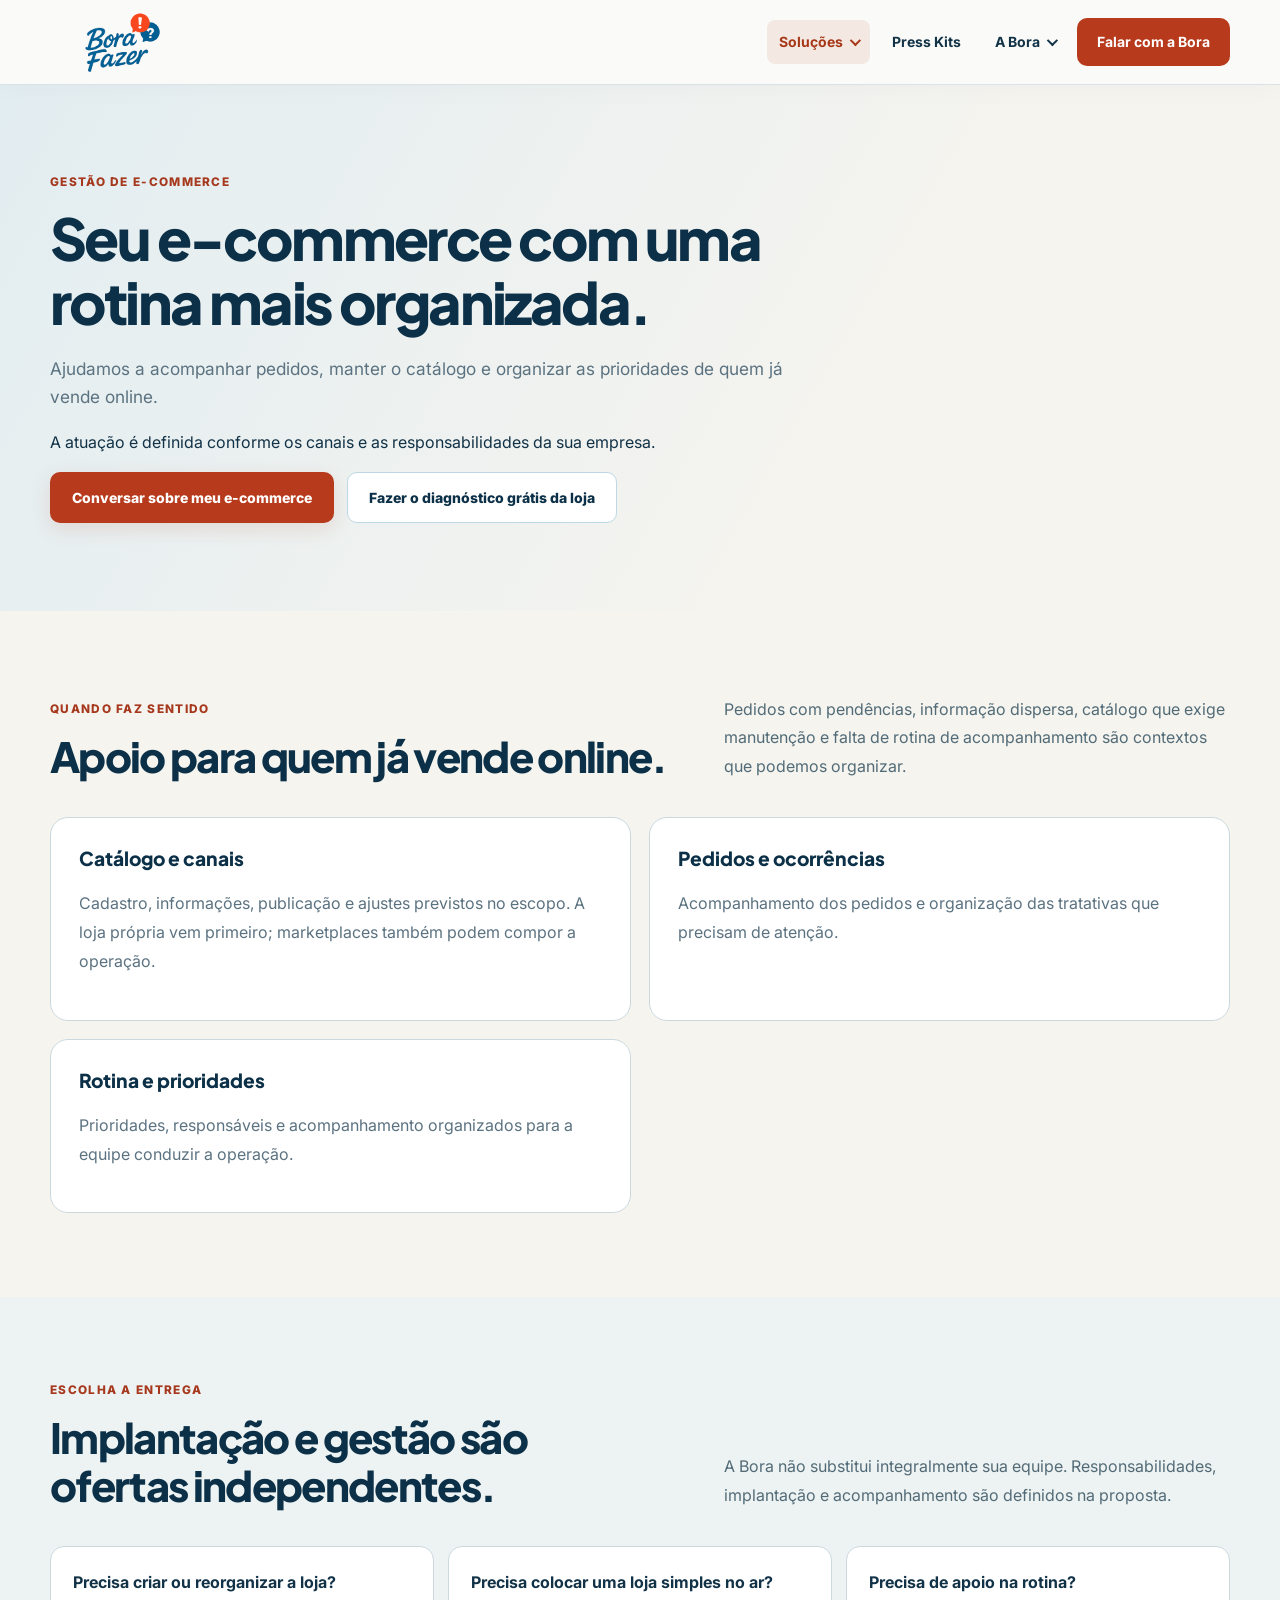
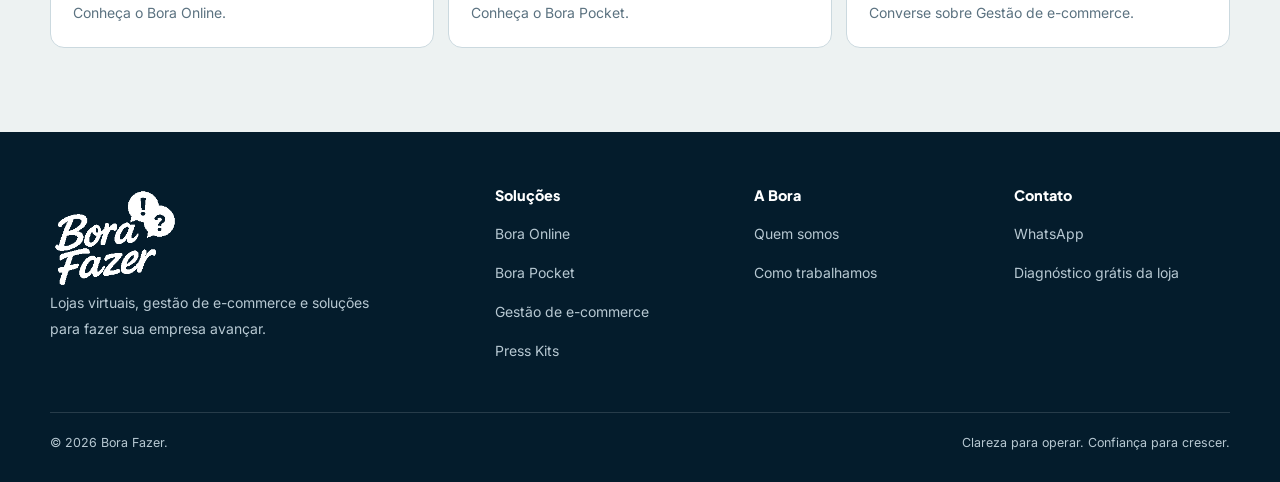
<file: operacoes-digitais.html>
<!doctype html><html lang="pt-BR"><head><meta charset="utf-8"><meta name="viewport" content="width=device-width,initial-scale=1"><title>Gestão de e-commerce | Bora Fazer</title><meta name="description" content="Acompanhamento de pedidos, informações, sistemas e prioridades para organizar a rotina de quem já vende online."><link rel="canonical" href="https://www.agenciaborafazer.com.br/operacoes-digitais"><meta property="og:title" content="Gestão de e-commerce | Bora Fazer"><meta property="og:description" content="Acompanhamento de pedidos, informações, sistemas e prioridades para organizar a rotina de quem já vende online."><meta property="og:type" content="website"><meta property="og:image" content="https://www.agenciaborafazer.com.br/assets/operacoes-digitais.png"><meta name="twitter:card" content="summary_large_image"><meta name="twitter:title" content="Gestão de e-commerce | Bora Fazer"><meta name="twitter:description" content="Apoio para organizar a rotina de quem já vende online, conforme os canais, sistemas e responsabilidades da empresa."><link rel="icon" href="assets/bora-fazer-logo.png"><link rel="preconnect" href="https://fonts.googleapis.com"><link rel="preconnect" href="https://fonts.gstatic.com" crossorigin><link href="https://fonts.googleapis.com/css2?family=Inter:wght@400;500;600;700&family=Plus+Jakarta+Sans:wght@700;800&display=swap" rel="stylesheet"><link rel="stylesheet" href="css/style.css"><script>(function(w,d,s,l,i){w[l]=w[l]||[];w[l].push({'gtm.start':new Date().getTime(),event:'gtm.js'});var f=d.getElementsByTagName(s)[0],j=d.createElement(s),dl=l!='dataLayer'?'&l='+l:'';j.async=true;j.src='https://www.googletagmanager.com/gtm.js?id='+i+dl;f.parentNode.insertBefore(j,f)})(window,document,'script','dataLayer','GTM-T2DK6BD6');</script><link rel="stylesheet" href="/css/reposition-v2.css"><link rel="stylesheet" href="/css/visual-refinement.css"></head><body data-page-service="operacoes_digitais"><noscript><iframe src="https://www.googletagmanager.com/ns.html?id=GTM-T2DK6BD6" height="0" width="0" style="display:none;visibility:hidden"></iframe></noscript><a class="skip-link" href="#conteudo">Ir para o conteúdo</a><header class="site-header"><div class="container header-inner"><a class="brand" href="/" aria-label="Bora Fazer, início"><img src="/assets/bora-fazer-logo-nav.png" width="146" height="68" alt="Bora Fazer"></a><button class="menu-toggle" data-menu-toggle aria-expanded="false" aria-controls="main-nav" aria-label="Abrir menu"><span></span></button><nav class="nav" id="main-nav" data-nav aria-label="Navegação principal"><div class="nav-group"><button class="nav-trigger" type="button" aria-expanded="false" aria-controls="solutions-menu">Soluções</button><div class="nav-panel" id="solutions-menu"><a href="/bora-pocket"><b>Bora Pocket</b><small>Loja simples no ar em 30 dias</small></a><a href="/bora-online"><b>Bora Online</b><small>Migração e loja completa</small></a><a href="/operacoes-digitais"><b>Gestão de e-commerce</b><small>Acompanhamento da operação</small></a></div></div><a href="/press-kits">Press Kits</a><div class="nav-group"><button class="nav-trigger" type="button" aria-expanded="false" aria-controls="about-menu">A Bora</button><div class="nav-panel" id="about-menu"><a href="/quem-somos"><b>Quem somos</b><small>Experiência aplicada às entregas</small></a><a href="/como-trabalhamos"><b>Como trabalhamos</b><small>Entender, organizar, executar e acompanhar</small></a></div></div><a class="nav-cta" href="https://wa.me/5521967171986" data-cta-id="nav_whatsapp" data-location="navigation" target="_blank" rel="noopener">Falar com a Bora</a></nav></div></header><main id="conteudo"><section class="v2-page-hero"><div class="container"><p class="eyebrow">Gestão de e-commerce</p><h1>Seu e-commerce com uma rotina mais organizada.</h1><p class="lead">Ajudamos a acompanhar pedidos, manter o catálogo e organizar as prioridades de quem já vende online.</p><p>A atuação é definida conforme os canais e as responsabilidades da sua empresa.</p><div class="hero-actions"><a class="button button-primary" href="https://wa.me/5521967171986" target="_blank" rel="noopener">Conversar sobre meu e-commerce</a><a class="button button-secondary" href="/diagnostico/" data-cta-id="operacoes_diagnostico" data-section="hero">Fazer o diagnóstico grátis da loja</a></div></div></section><section class="v2-section"><div class="container"><div class="v2-section-head"><div><p class="eyebrow">Quando faz sentido</p><h2>Apoio para quem já vende online.</h2></div><p>Pedidos com pendências, informação dispersa, catálogo que exige manutenção e falta de rotina de acompanhamento são contextos que podemos organizar.</p></div><div class="v2-grid"><article class="v2-info"><h3>Catálogo e canais</h3><p>Cadastro, informações, publicação e ajustes previstos no escopo. A loja própria vem primeiro; marketplaces também podem compor a operação.</p></article><article class="v2-info"><h3>Pedidos e ocorrências</h3><p>Acompanhamento dos pedidos e organização das tratativas que precisam de atenção.</p></article><article class="v2-info"><h3>Rotina e prioridades</h3><p>Prioridades, responsáveis e acompanhamento organizados para a equipe conduzir a operação.</p></article></div></div></section><section class="v2-section v2-solutions"><div class="container"><div class="v2-section-head"><div><p class="eyebrow">Escolha a entrega</p><h2>Implantação e gestão são ofertas independentes.</h2></div><p>A Bora não substitui integralmente sua equipe. Responsabilidades, implantação e acompanhamento são definidos na proposta.</p></div><div class="v2-crosslinks"><a href="/bora-online"><b>Precisa criar ou reorganizar a loja?</b><span>Conheça o Bora Online.</span></a><a href="/bora-pocket"><b>Precisa colocar uma loja simples no ar?</b><span>Conheça o Bora Pocket.</span></a><a href="https://wa.me/5521967171986" target="_blank" rel="noopener"><b>Precisa de apoio na rotina?</b><span>Converse sobre Gestão de e-commerce.</span></a></div></div></section></main><footer class="v2-footer"><div class="container"><div class="v2-footer-grid"><div><img src="/assets/bora-fazer-logo-nav.png" width="132" height="66" alt="Bora Fazer"><p>Lojas virtuais, gestão de e-commerce e soluções para fazer sua empresa avançar.</p></div><div><b>Soluções</b><a href="/bora-online">Bora Online</a><a href="/bora-pocket">Bora Pocket</a><a href="/operacoes-digitais">Gestão de e-commerce</a><a href="/press-kits">Press Kits</a></div><div><b>A Bora</b><a href="/quem-somos">Quem somos</a><a href="/como-trabalhamos">Como trabalhamos</a></div><div><b>Contato</b><a href="https://wa.me/5521967171986" target="_blank" rel="noopener">WhatsApp</a><a href="/diagnostico/">Diagnóstico grátis da loja</a></div></div><div class="v2-footer-bottom"><span>© 2026 Bora Fazer.</span><span>Clareza para operar. Confiança para crescer.</span></div></div></footer><script src="js/main.js"></script></body></html>
</file>
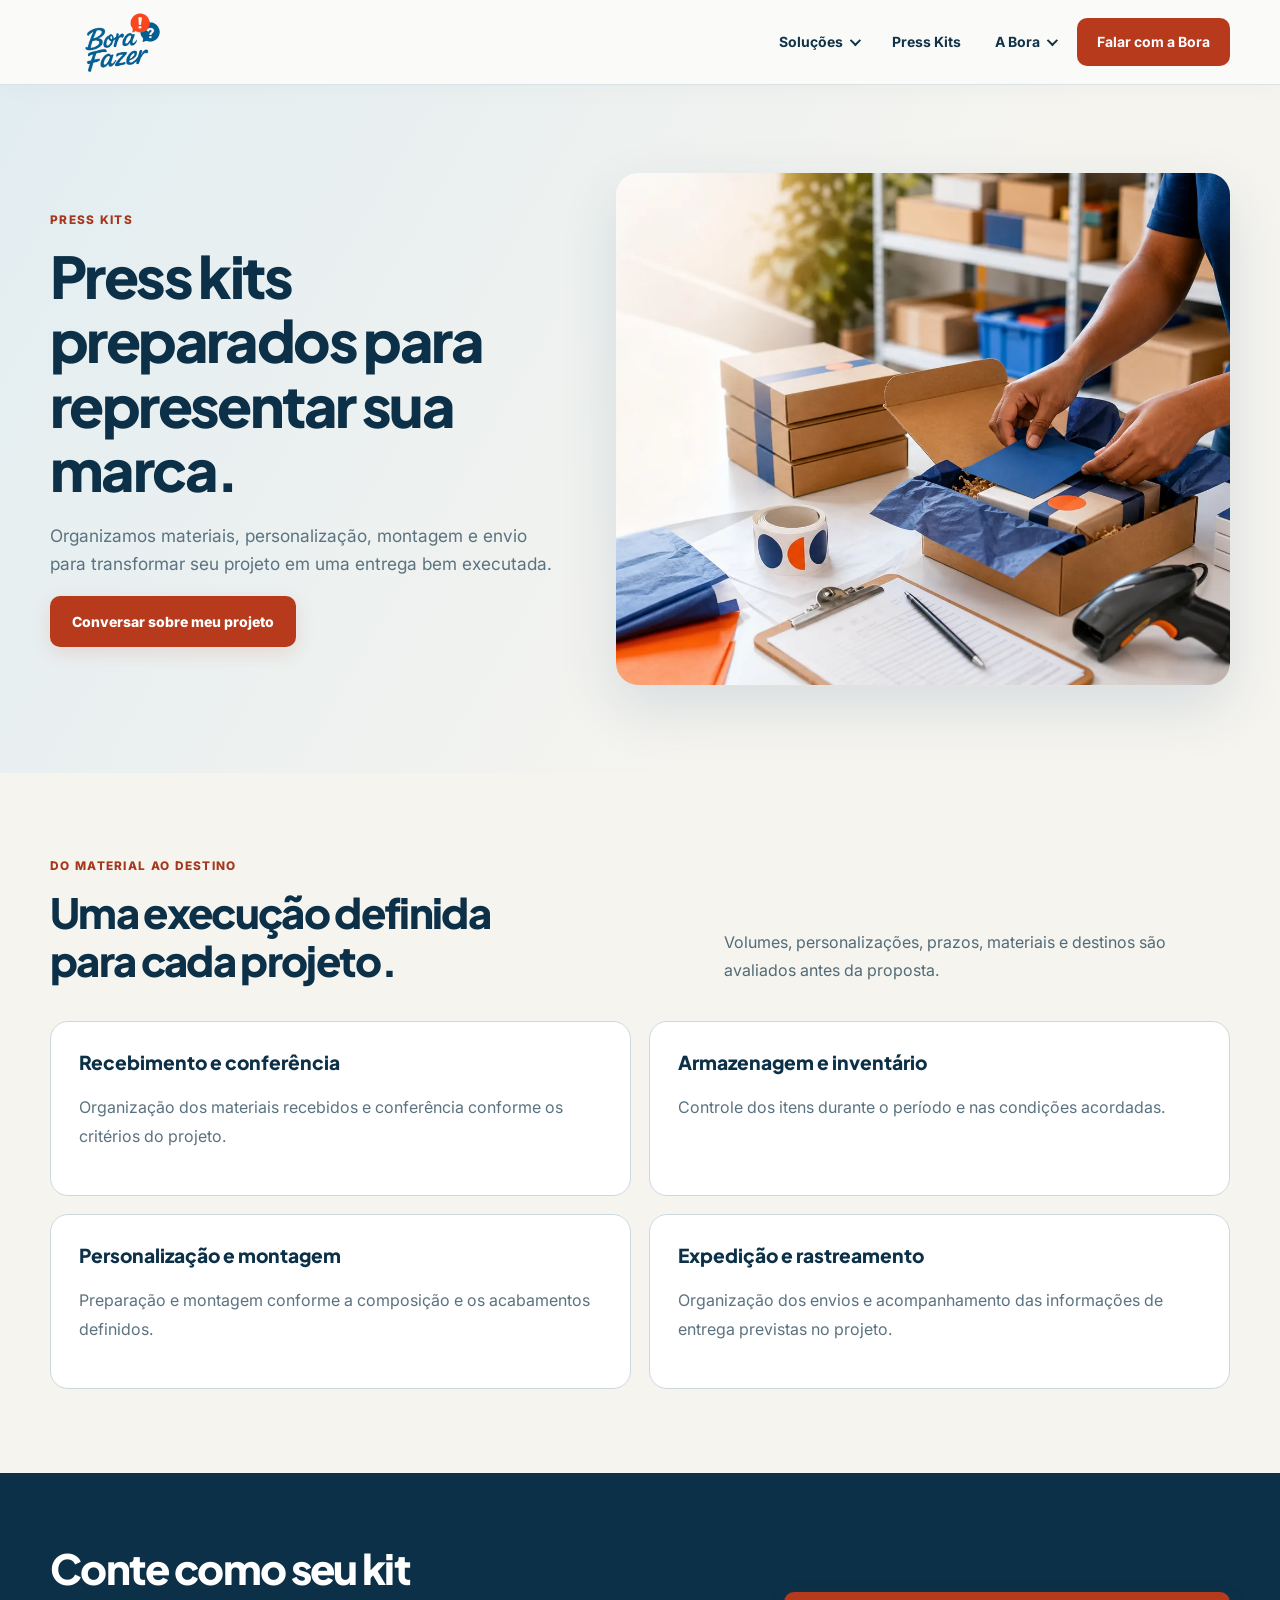
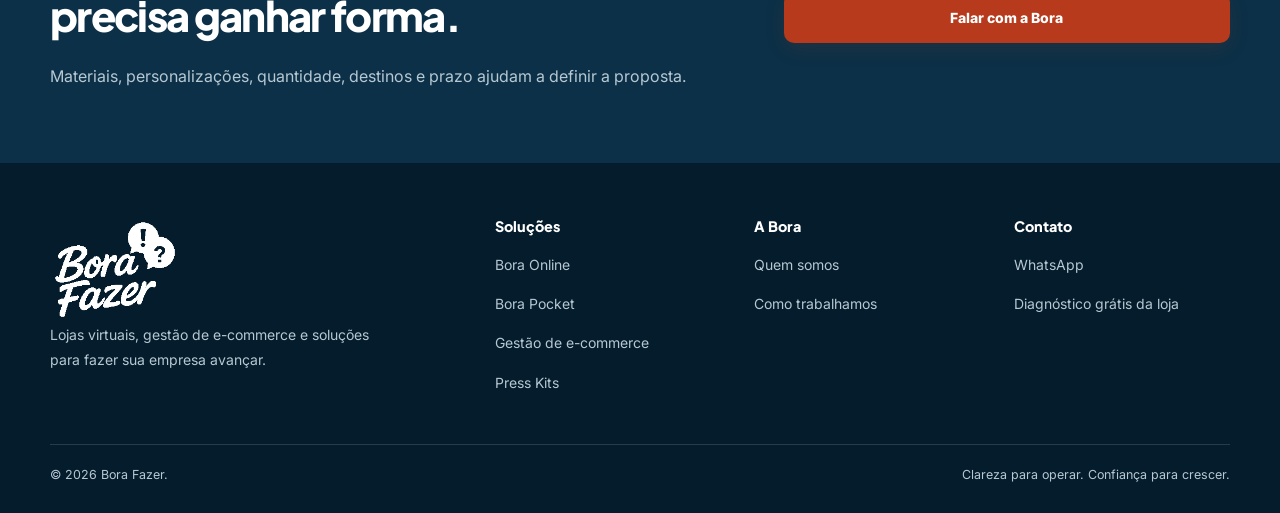
<file: press-kits.html>
<!doctype html><html lang="pt-BR"><head><meta charset="utf-8"><meta name="viewport" content="width=device-width,initial-scale=1"><title>Press Kits | Preparação, montagem e envio — Bora Fazer</title><meta name="description" content="Recebimento, armazenagem, personalização, montagem, expedição e acompanhamento de press kits e operações de marca."><link rel="canonical" href="https://www.agenciaborafazer.com.br/press-kits"><meta property="og:title" content="Press Kits e Operações de Marca | Bora Fazer"><meta property="og:description" content="Organizamos cada etapa de press kits e operações de marca, do recebimento ao acompanhamento da entrega."><meta property="og:type" content="website"><meta property="og:image" content="https://www.agenciaborafazer.com.br/assets/hero-operacao-editorial.png"><meta name="twitter:card" content="summary_large_image"><meta name="twitter:title" content="Press Kits e Operações de Marca | Bora Fazer"><meta name="twitter:description" content="Organizamos cada etapa de press kits e operações de marca, do recebimento ao acompanhamento da entrega."><link rel="icon" href="assets/bora-fazer-logo.png"><link rel="preconnect" href="https://fonts.googleapis.com"><link rel="preconnect" href="https://fonts.gstatic.com" crossorigin><link href="https://fonts.googleapis.com/css2?family=Inter:wght@400;500;600;700&family=Plus+Jakarta+Sans:wght@700;800&display=swap" rel="stylesheet"><link rel="stylesheet" href="css/style.css"><script>(function(w,d,s,l,i){w[l]=w[l]||[];w[l].push({'gtm.start':new Date().getTime(),event:'gtm.js'});var f=d.getElementsByTagName(s)[0],j=d.createElement(s),dl=l!='dataLayer'?'&l='+l:'';j.async=true;j.src='https://www.googletagmanager.com/gtm.js?id='+i+dl;f.parentNode.insertBefore(j,f)})(window,document,'script','dataLayer','GTM-T2DK6BD6');</script><link rel="stylesheet" href="/css/reposition-v2.css"><link rel="stylesheet" href="/css/visual-refinement.css"></head><body data-page-service="press_kits"><noscript><iframe src="https://www.googletagmanager.com/ns.html?id=GTM-T2DK6BD6" height="0" width="0" style="display:none;visibility:hidden"></iframe></noscript><a class="skip-link" href="#conteudo">Ir para o conteúdo</a><header class="site-header"><div class="container header-inner"><a class="brand" href="/" aria-label="Bora Fazer, início"><img src="/assets/bora-fazer-logo-nav.png" width="146" height="68" alt="Bora Fazer"></a><button class="menu-toggle" data-menu-toggle aria-expanded="false" aria-controls="main-nav" aria-label="Abrir menu"><span></span></button><nav class="nav" id="main-nav" data-nav aria-label="Navegação principal"><div class="nav-group"><button class="nav-trigger" type="button" aria-expanded="false" aria-controls="solutions-menu">Soluções</button><div class="nav-panel" id="solutions-menu"><a href="/bora-pocket"><b>Bora Pocket</b><small>Loja simples no ar em 30 dias</small></a><a href="/bora-online"><b>Bora Online</b><small>Migração e loja completa</small></a><a href="/operacoes-digitais"><b>Gestão de e-commerce</b><small>Acompanhamento da operação</small></a></div></div><a href="/press-kits">Press Kits</a><div class="nav-group"><button class="nav-trigger" type="button" aria-expanded="false" aria-controls="about-menu">A Bora</button><div class="nav-panel" id="about-menu"><a href="/quem-somos"><b>Quem somos</b><small>Experiência aplicada às entregas</small></a><a href="/como-trabalhamos"><b>Como trabalhamos</b><small>Entender, organizar, executar e acompanhar</small></a></div></div><a class="nav-cta" href="https://wa.me/5521967171986" data-cta-id="nav_whatsapp" data-location="navigation" target="_blank" rel="noopener">Falar com a Bora</a></nav></div></header><main id="conteudo"><section class="v2-page-hero"><div class="container v2-press-grid"><div><p class="eyebrow">Press Kits</p><h1>Press kits preparados para representar sua marca.</h1><p class="lead">Organizamos materiais, personalização, montagem e envio para transformar seu projeto em uma entrega bem executada.</p><a class="button button-primary" href="https://wa.me/5521967171986" target="_blank" rel="noopener">Conversar sobre meu projeto</a></div><figure class="v2-press-photo"><img src="/assets/hero-operacao-editorial.webp" width="1672" height="941" alt="Materiais e acabamentos organizados para montagem de press kits"></figure></div></section><section class="v2-section"><div class="container"><div class="v2-section-head"><div><p class="eyebrow">Do material ao destino</p><h2>Uma execução definida para cada projeto.</h2></div><p>Volumes, personalizações, prazos, materiais e destinos são avaliados antes da proposta.</p></div><div class="v2-grid"><article class="v2-info"><h3>Recebimento e conferência</h3><p>Organização dos materiais recebidos e conferência conforme os critérios do projeto.</p></article><article class="v2-info"><h3>Armazenagem e inventário</h3><p>Controle dos itens durante o período e nas condições acordadas.</p></article><article class="v2-info"><h3>Personalização e montagem</h3><p>Preparação e montagem conforme a composição e os acabamentos definidos.</p></article><article class="v2-info"><h3>Expedição e rastreamento</h3><p>Organização dos envios e acompanhamento das informações de entrega previstas no projeto.</p></article></div></div></section><section class="v2-final"><div class="container v2-final-grid"><div><h2>Conte como seu kit precisa ganhar forma.</h2><p>Materiais, personalizações, quantidade, destinos e prazo ajudam a definir a proposta.</p></div><a class="button button-primary" href="https://wa.me/5521967171986" target="_blank" rel="noopener">Falar com a Bora</a></div></section></main><footer class="v2-footer"><div class="container"><div class="v2-footer-grid"><div><img src="/assets/bora-fazer-logo-nav.png" width="132" height="66" alt="Bora Fazer"><p>Lojas virtuais, gestão de e-commerce e soluções para fazer sua empresa avançar.</p></div><div><b>Soluções</b><a href="/bora-online">Bora Online</a><a href="/bora-pocket">Bora Pocket</a><a href="/operacoes-digitais">Gestão de e-commerce</a><a href="/press-kits">Press Kits</a></div><div><b>A Bora</b><a href="/quem-somos">Quem somos</a><a href="/como-trabalhamos">Como trabalhamos</a></div><div><b>Contato</b><a href="https://wa.me/5521967171986" target="_blank" rel="noopener">WhatsApp</a><a href="/diagnostico/">Diagnóstico grátis da loja</a></div></div><div class="v2-footer-bottom"><span>© 2026 Bora Fazer.</span><span>Clareza para operar. Confiança para crescer.</span></div></div></footer><script src="js/main.js"></script></body></html>
</file>
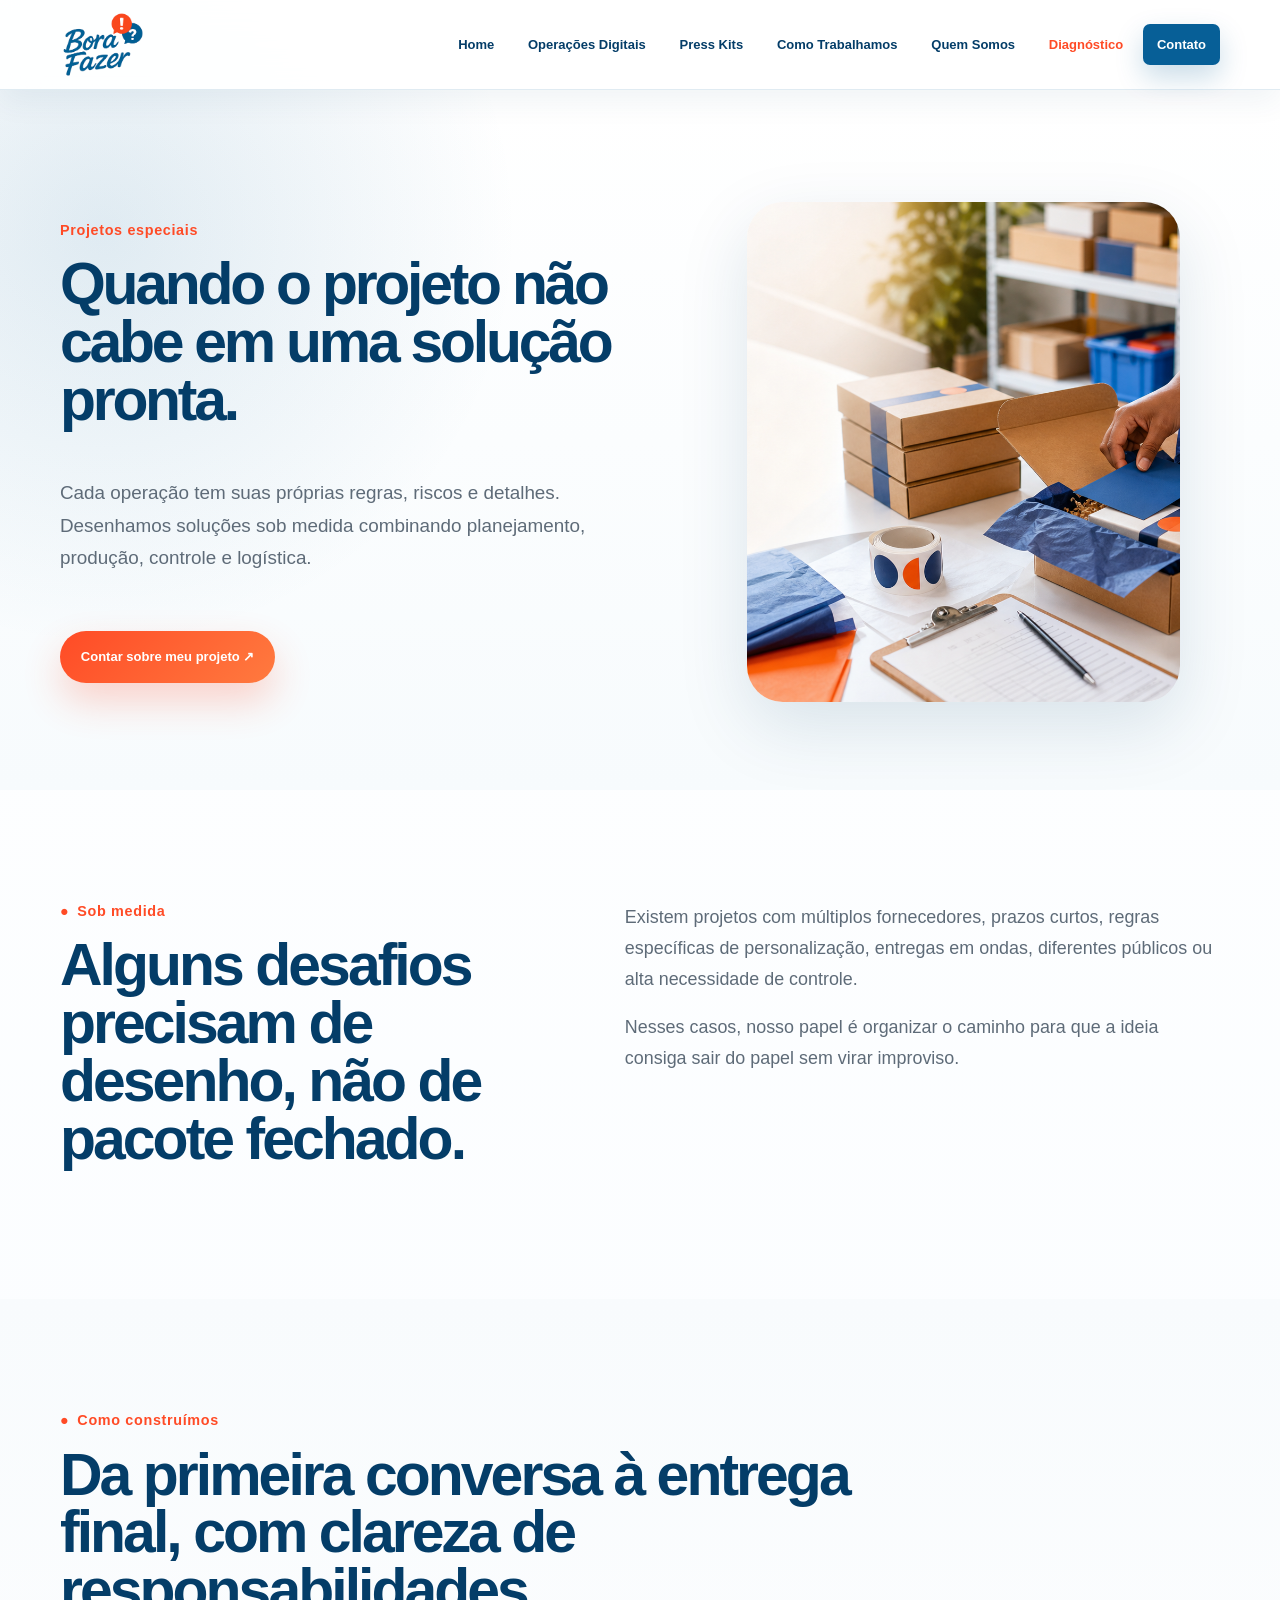
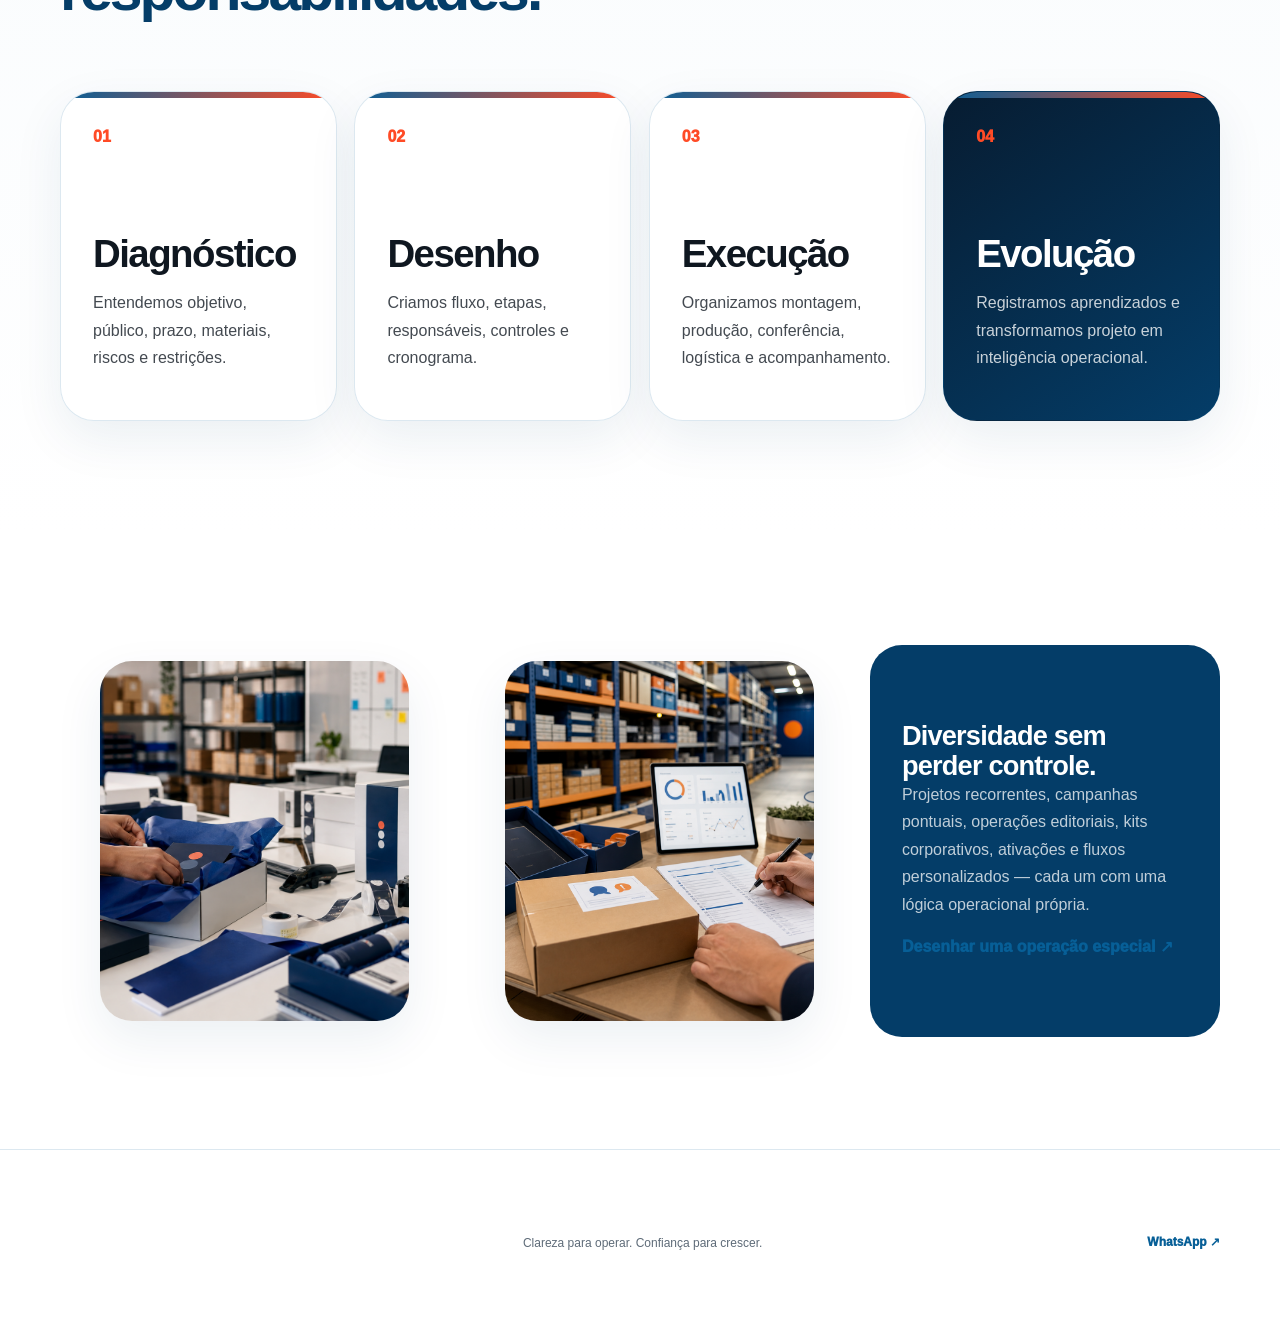
<file: projetos-especiais.html>
<!doctype html>
<html lang="pt-BR">
<head>
  <meta charset="UTF-8">
  <meta name="viewport" content="width=device-width,initial-scale=1">
  <meta name="description" content="Projetos especiais sob medida com planejamento, execução, controle e logística.">
  <title>Projetos Especiais | Bora Fazer</title>
  <link rel="stylesheet" href="styles.css?v=5">
  <link rel="stylesheet" href="premium.css?v=5">
</head>
<body>
  <header class="header">
    <div class="wrap nav-wrap">
      <a class="logo" href="index.html"><img src="assets/bora-fazer-logo-nav.png" alt="Bora Fazer"></a>
      <button class="nav-toggle" aria-label="Abrir menu">☰</button>
      <nav class="nav"><a href="index.html">Home</a><a href="operacoes-digitais.html">Operações Digitais</a><a href="press-kits.html">Press Kits</a><a href="index.html#metodo-bora">Como Trabalhamos</a><a href="quem-somos.html">Quem Somos</a><a class="diagnostic-link" href="diagnostico/">Diagnóstico</a><a class="contact" href="index.html#contato">Contato</a></nav>
    </div>
  </header>

  <main>
    <section class="sub-hero special">
      <div class="wrap sub-hero-grid">
        <div>
          <p class="story-label">Projetos especiais</p>
          <h1>Quando o projeto não cabe em uma solução pronta.</h1>
          <p>Cada operação tem suas próprias regras, riscos e detalhes. Desenhamos soluções sob medida combinando planejamento, produção, controle e logística.</p>
          <a class="btn primary" href="index.html#contato">Contar sobre meu projeto ↗</a>
        </div>
        <figure>
          <img src="assets/hero-operacao-editorial.png" alt="Mesa de montagem de projetos especiais com materiais organizados">
        </figure>
      </div>
    </section>

    <section class="section">
      <div class="wrap split-feature">
        <div>
          <p class="eyebrow">Sob medida</p>
          <h2>Alguns desafios precisam de desenho, não de pacote fechado.</h2>
        </div>
        <div class="rich-text">
          <p>Existem projetos com múltiplos fornecedores, prazos curtos, regras específicas de personalização, entregas em ondas, diferentes públicos ou alta necessidade de controle.</p>
          <p>Nesses casos, nosso papel é organizar o caminho para que a ideia consiga sair do papel sem virar improviso.</p>
        </div>
      </div>
    </section>

    <section class="section premium-services">
      <div class="wrap">
        <div class="section-heading">
          <p class="eyebrow">Como construímos</p>
          <h2>Da primeira conversa à entrega final, com clareza de responsabilidades.</h2>
        </div>
        <div class="service-grid four">
          <div class="service-card"><span>01</span><h3>Diagnóstico</h3><p>Entendemos objetivo, público, prazo, materiais, riscos e restrições.</p></div>
          <div class="service-card"><span>02</span><h3>Desenho</h3><p>Criamos fluxo, etapas, responsáveis, controles e cronograma.</p></div>
          <div class="service-card"><span>03</span><h3>Execução</h3><p>Organizamos montagem, produção, conferência, logística e acompanhamento.</p></div>
          <div class="service-card dark"><span>04</span><h3>Evolução</h3><p>Registramos aprendizados e transformamos projeto em inteligência operacional.</p></div>
        </div>
      </div>
    </section>

    <section class="section gallery-section">
      <div class="wrap gallery-grid project">
        <figure><img src="assets/operacao-premium.png" alt="Bastidores de montagem e conferência"></figure>
        <figure><img src="assets/estoque-logistica.png" alt="Organização de estoque e expedição"></figure>
        <div class="gallery-note">
          <b>Diversidade sem perder controle.</b>
          <p>Projetos recorrentes, campanhas pontuais, operações editoriais, kits corporativos, ativações e fluxos personalizados — cada um com uma lógica operacional própria.</p>
          <a class="text-link" href="index.html#contato">Desenhar uma operação especial ↗</a>
        </div>
      </div>
    </section>
  </main>

  <footer class="footer">
    <div class="wrap">
      <img src="assets/bora-fazer-logo-nav.png" alt="Bora Fazer">
      <p>Clareza para operar. Confiança para crescer.</p>
      <a href="https://wa.me/5521967171986">WhatsApp ↗</a>
    </div>
  </footer>
  <script src="script.js?v=6"></script>
</body>
</html>
</file>
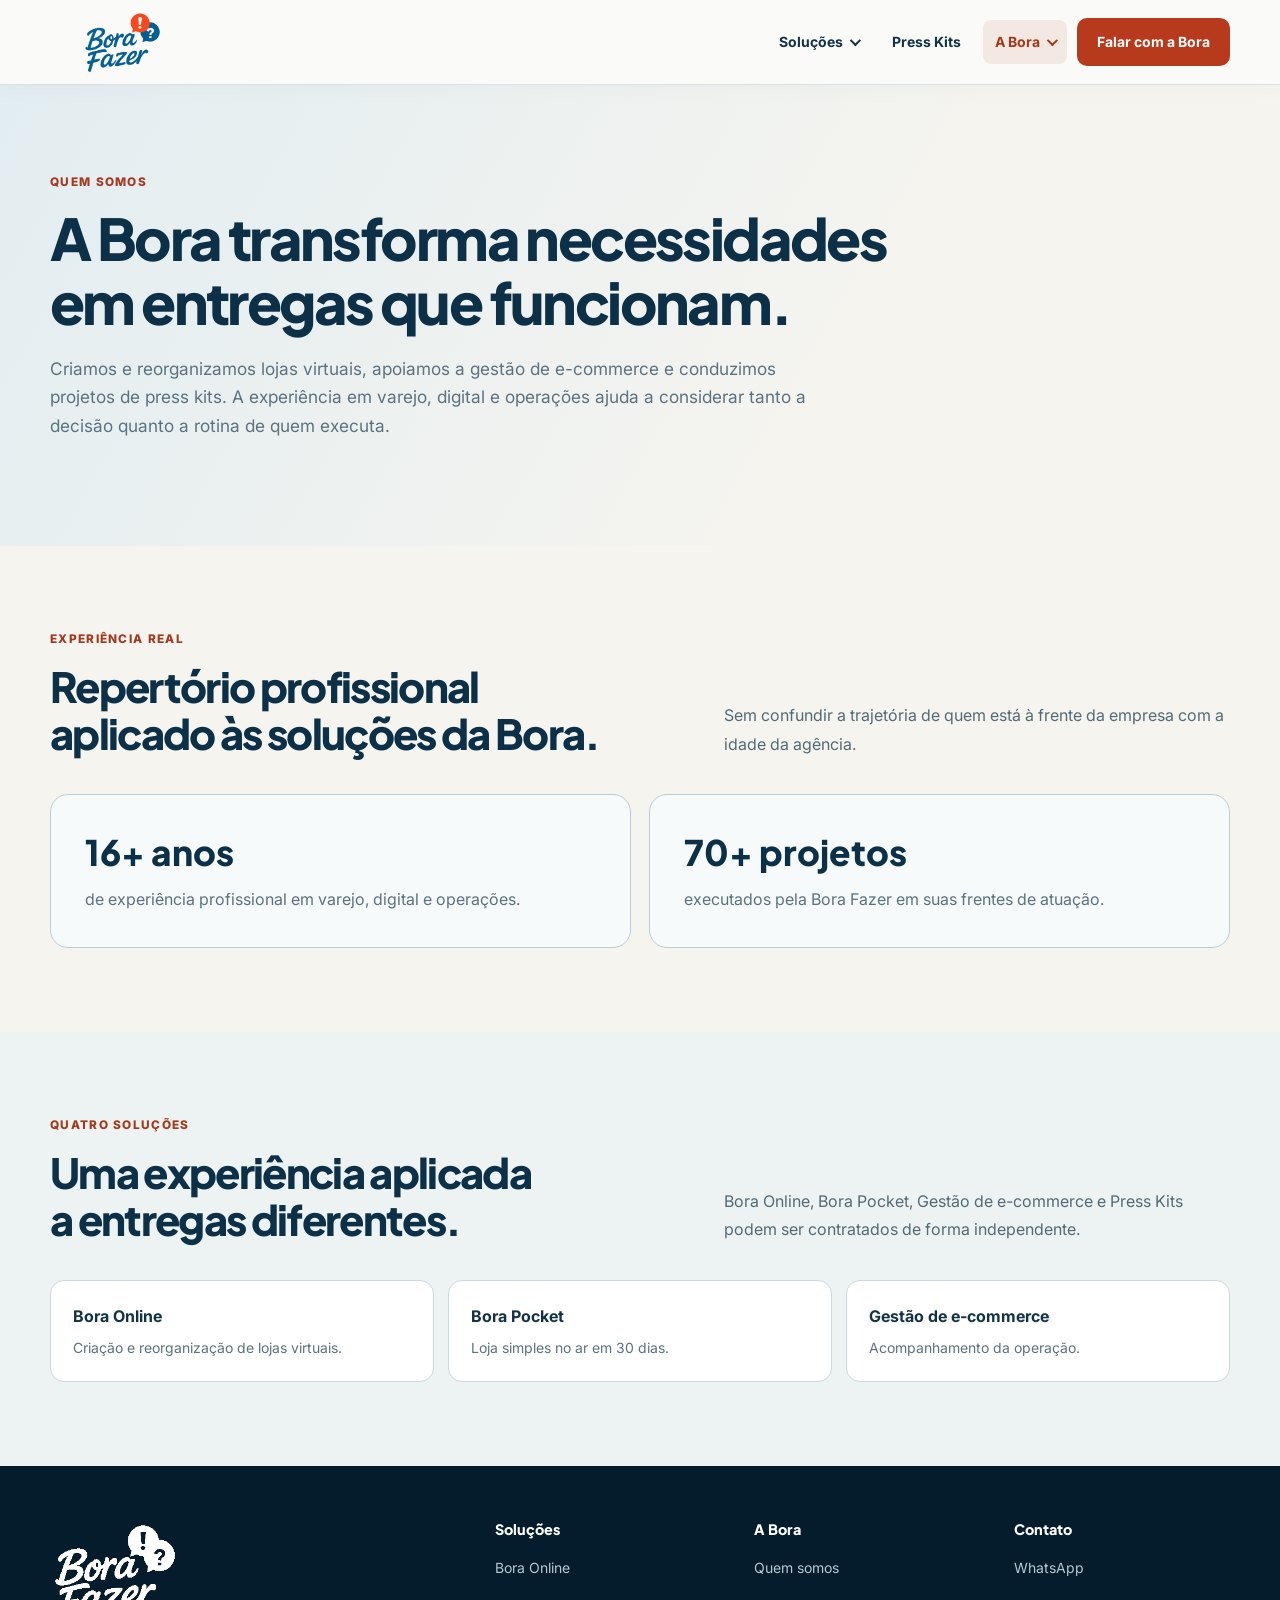
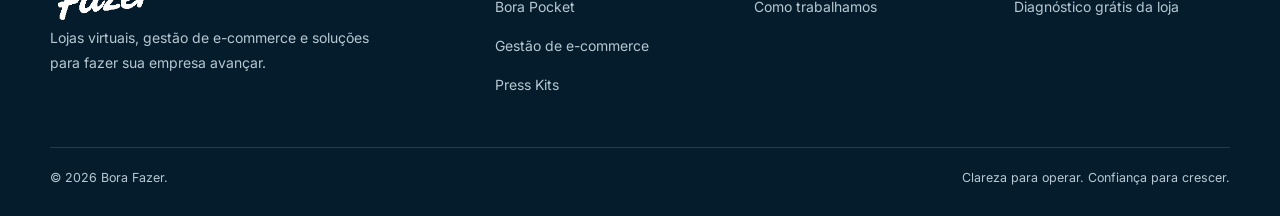
<file: quem-somos.html>
<!doctype html><html lang="pt-BR"><head><meta charset="utf-8"><meta name="viewport" content="width=device-width,initial-scale=1"><title>Quem Somos | Experiência em Operações Digitais</title><meta name="description" content="A Bora Fazer reúne experiência em varejo, e-commerce, marketplaces, sistemas, logística e atendimento para fazer operações digitais funcionarem melhor."><link rel="canonical" href="https://www.agenciaborafazer.com.br/quem-somos"><meta property="og:title" content="Quem Somos | Experiência em Operações Digitais"><meta property="og:description" content="Experiência prática em varejo, e-commerce, marketplaces, sistemas, logística e atendimento aplicada às operações digitais."><meta property="og:type" content="website"><meta name="twitter:card" content="summary_large_image"><meta name="twitter:title" content="Quem Somos | Experiência em Operações Digitais"><meta name="twitter:description" content="Experiência prática em varejo, e-commerce, marketplaces, sistemas, logística e atendimento aplicada às operações digitais."><link rel="icon" href="assets/bora-fazer-logo.png"><link rel="preconnect" href="https://fonts.googleapis.com"><link rel="preconnect" href="https://fonts.gstatic.com" crossorigin><link href="https://fonts.googleapis.com/css2?family=Inter:wght@400;500;600;700&family=Plus+Jakarta+Sans:wght@700;800&display=swap" rel="stylesheet"><link rel="stylesheet" href="css/style.css"><script>(function(w,d,s,l,i){w[l]=w[l]||[];w[l].push({'gtm.start':new Date().getTime(),event:'gtm.js'});var f=d.getElementsByTagName(s)[0],j=d.createElement(s),dl=l!='dataLayer'?'&l='+l:'';j.async=true;j.src='https://www.googletagmanager.com/gtm.js?id='+i+dl;f.parentNode.insertBefore(j,f)})(window,document,'script','dataLayer','GTM-T2DK6BD6');</script><link rel="stylesheet" href="/css/reposition-v2.css"><link rel="stylesheet" href="/css/visual-refinement.css"></head><body data-page-service="institucional"><noscript><iframe src="https://www.googletagmanager.com/ns.html?id=GTM-T2DK6BD6" height="0" width="0" style="display:none;visibility:hidden"></iframe></noscript><a class="skip-link" href="#conteudo">Ir para o conteúdo</a><header class="site-header"><div class="container header-inner"><a class="brand" href="/" aria-label="Bora Fazer, início"><img src="/assets/bora-fazer-logo-nav.png" width="146" height="68" alt="Bora Fazer"></a><button class="menu-toggle" data-menu-toggle aria-expanded="false" aria-controls="main-nav" aria-label="Abrir menu"><span></span></button><nav class="nav" id="main-nav" data-nav aria-label="Navegação principal"><div class="nav-group"><button class="nav-trigger" type="button" aria-expanded="false" aria-controls="solutions-menu">Soluções</button><div class="nav-panel" id="solutions-menu"><a href="/bora-pocket"><b>Bora Pocket</b><small>Loja simples no ar em 30 dias</small></a><a href="/bora-online"><b>Bora Online</b><small>Migração e loja completa</small></a><a href="/operacoes-digitais"><b>Gestão de e-commerce</b><small>Acompanhamento da operação</small></a></div></div><a href="/press-kits">Press Kits</a><div class="nav-group"><button class="nav-trigger" type="button" aria-expanded="false" aria-controls="about-menu">A Bora</button><div class="nav-panel" id="about-menu"><a href="/quem-somos"><b>Quem somos</b><small>Experiência aplicada às entregas</small></a><a href="/como-trabalhamos"><b>Como trabalhamos</b><small>Entender, organizar, executar e acompanhar</small></a></div></div><a class="nav-cta" href="https://wa.me/5521967171986" data-cta-id="nav_whatsapp" data-location="navigation" target="_blank" rel="noopener">Falar com a Bora</a></nav></div></header><main id="conteudo"><section class="v2-page-hero"><div class="container"><p class="eyebrow">Quem somos</p><h1>A Bora transforma necessidades em entregas que funcionam.</h1><p class="lead">Criamos e reorganizamos lojas virtuais, apoiamos a gestão de e-commerce e conduzimos projetos de press kits. A experiência em varejo, digital e operações ajuda a considerar tanto a decisão quanto a rotina de quem executa.</p></div></section><section class="v2-section"><div class="container"><div class="v2-section-head"><div><p class="eyebrow">Experiência real</p><h2>Repertório profissional aplicado às soluções da Bora.</h2></div><p>Sem confundir a trajetória de quem está à frente da empresa com a idade da agência.</p></div><div class="v2-proof-grid"><article class="v2-proof-card"><strong>16+ anos</strong><span>de experiência profissional em varejo, digital e operações.</span></article><article class="v2-proof-card"><strong>70+ projetos</strong><span>executados pela Bora Fazer em suas frentes de atuação.</span></article></div></div></section><section class="v2-section v2-solutions"><div class="container"><div class="v2-section-head"><div><p class="eyebrow">Quatro soluções</p><h2>Uma experiência aplicada a entregas diferentes.</h2></div><p>Bora Online, Bora Pocket, Gestão de e-commerce e Press Kits podem ser contratados de forma independente.</p></div><div class="v2-crosslinks"><a href="/bora-online"><b>Bora Online</b><span>Criação e reorganização de lojas virtuais.</span></a><a href="/bora-pocket"><b>Bora Pocket</b><span>Loja simples no ar em 30 dias.</span></a><a href="/operacoes-digitais"><b>Gestão de e-commerce</b><span>Acompanhamento da operação.</span></a></div></div></section></main><footer class="v2-footer"><div class="container"><div class="v2-footer-grid"><div><img src="/assets/bora-fazer-logo-nav.png" width="132" height="66" alt="Bora Fazer"><p>Lojas virtuais, gestão de e-commerce e soluções para fazer sua empresa avançar.</p></div><div><b>Soluções</b><a href="/bora-online">Bora Online</a><a href="/bora-pocket">Bora Pocket</a><a href="/operacoes-digitais">Gestão de e-commerce</a><a href="/press-kits">Press Kits</a></div><div><b>A Bora</b><a href="/quem-somos">Quem somos</a><a href="/como-trabalhamos">Como trabalhamos</a></div><div><b>Contato</b><a href="https://wa.me/5521967171986" target="_blank" rel="noopener">WhatsApp</a><a href="/diagnostico/">Diagnóstico grátis da loja</a></div></div><div class="v2-footer-bottom"><span>© 2026 Bora Fazer.</span><span>Clareza para operar. Confiança para crescer.</span></div></div></footer><script src="js/main.js"></script></body></html>
</file>
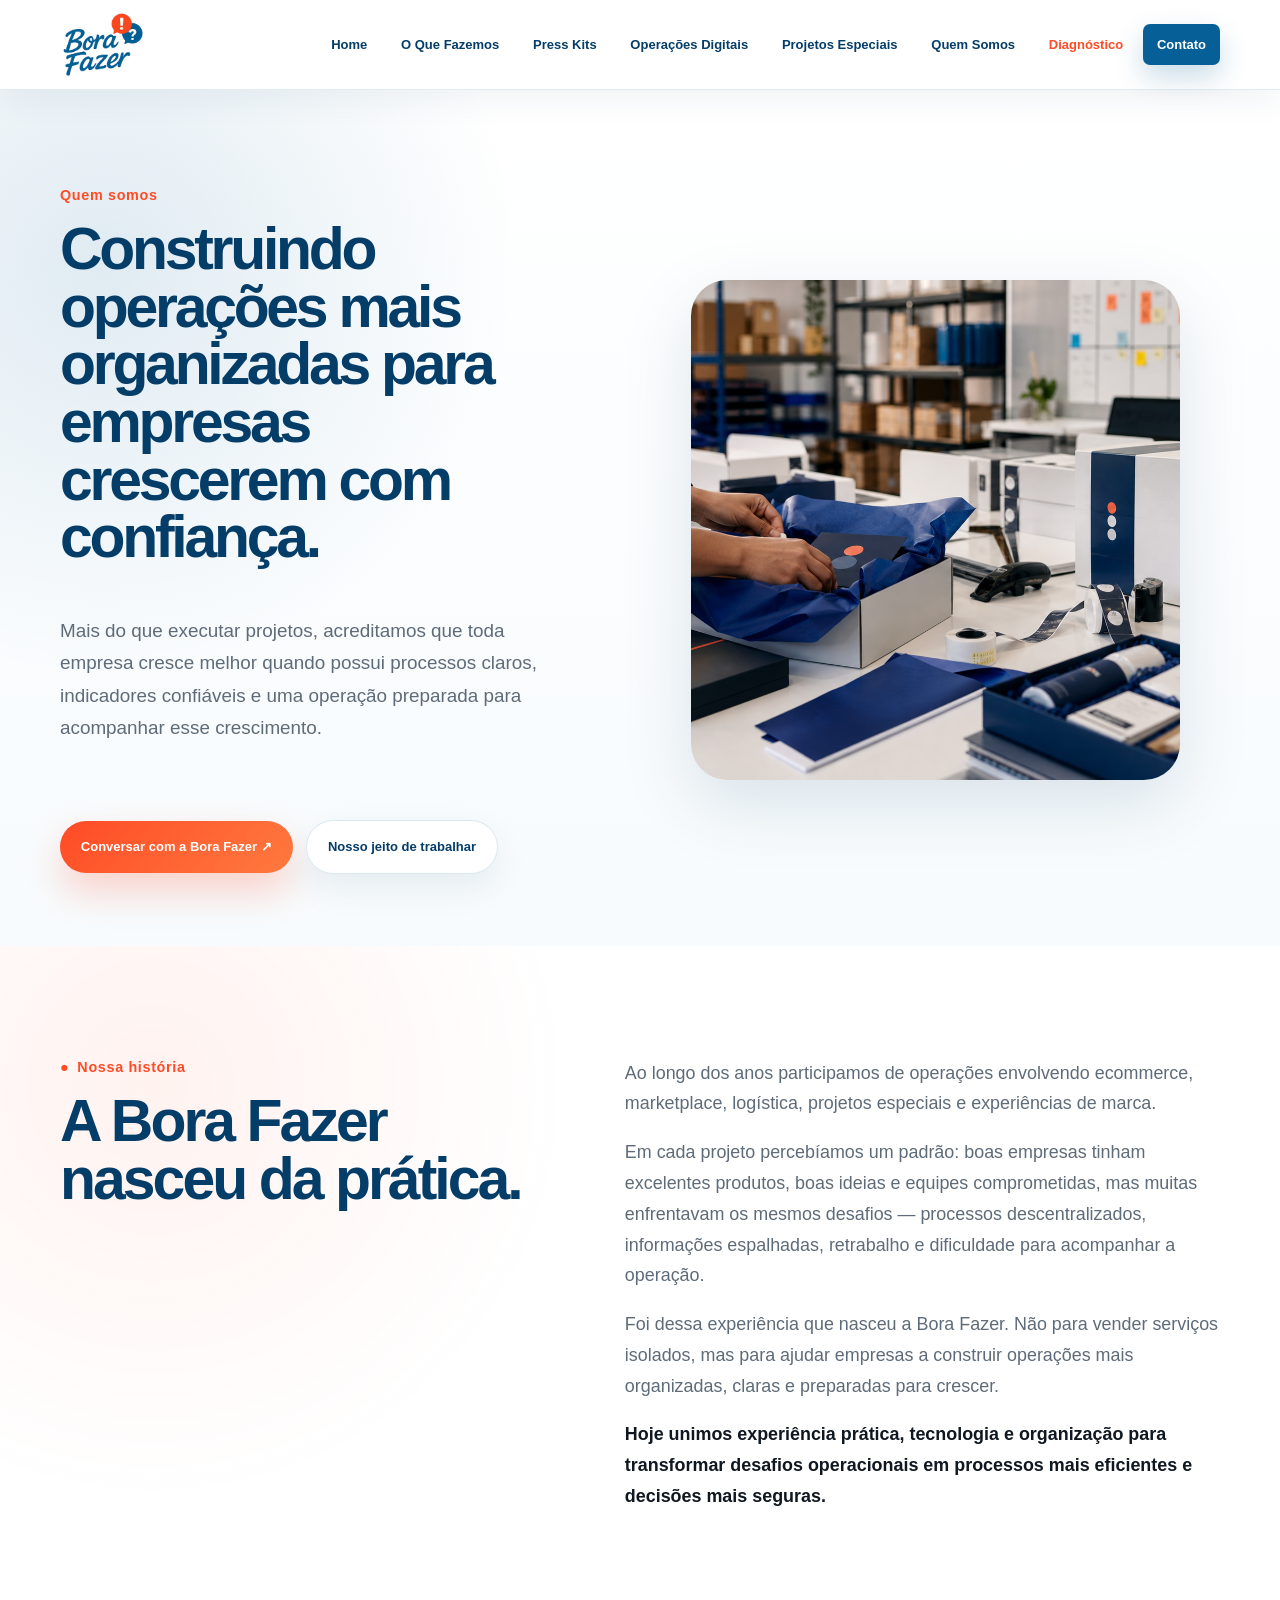
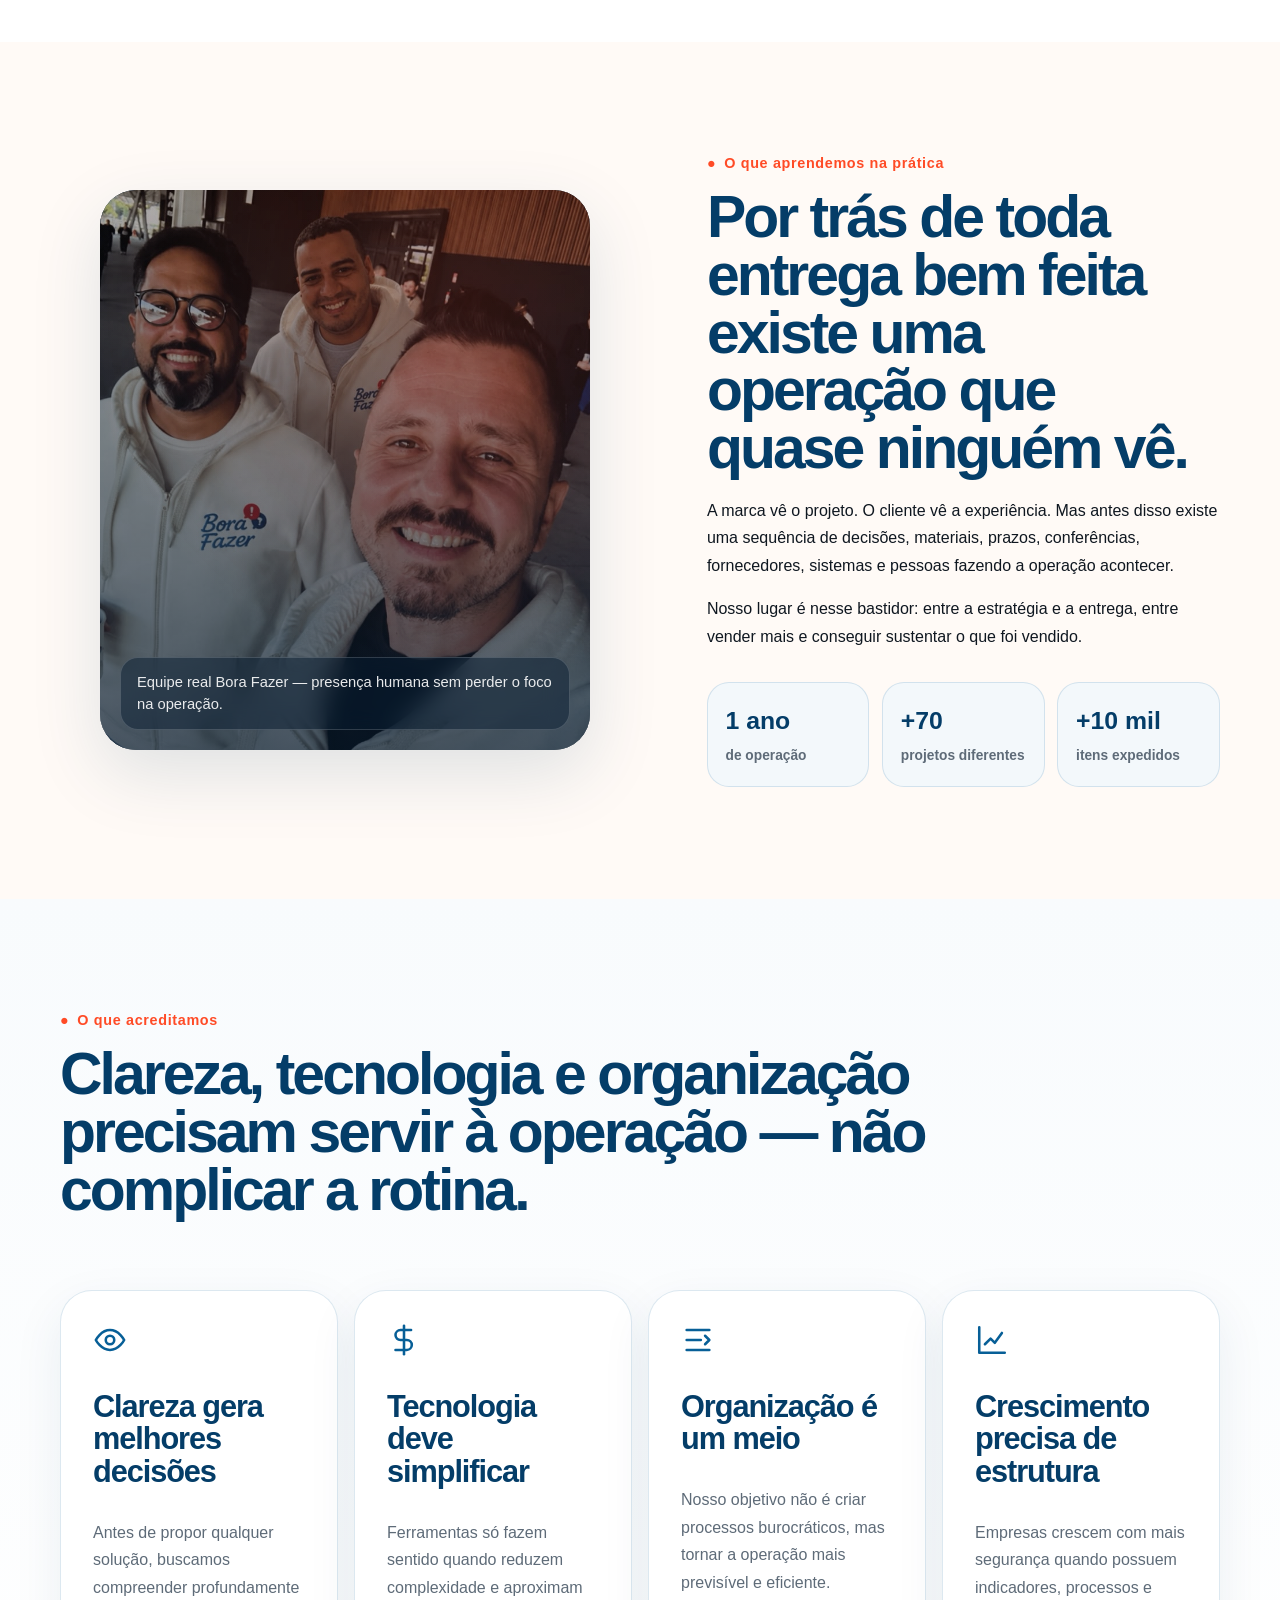
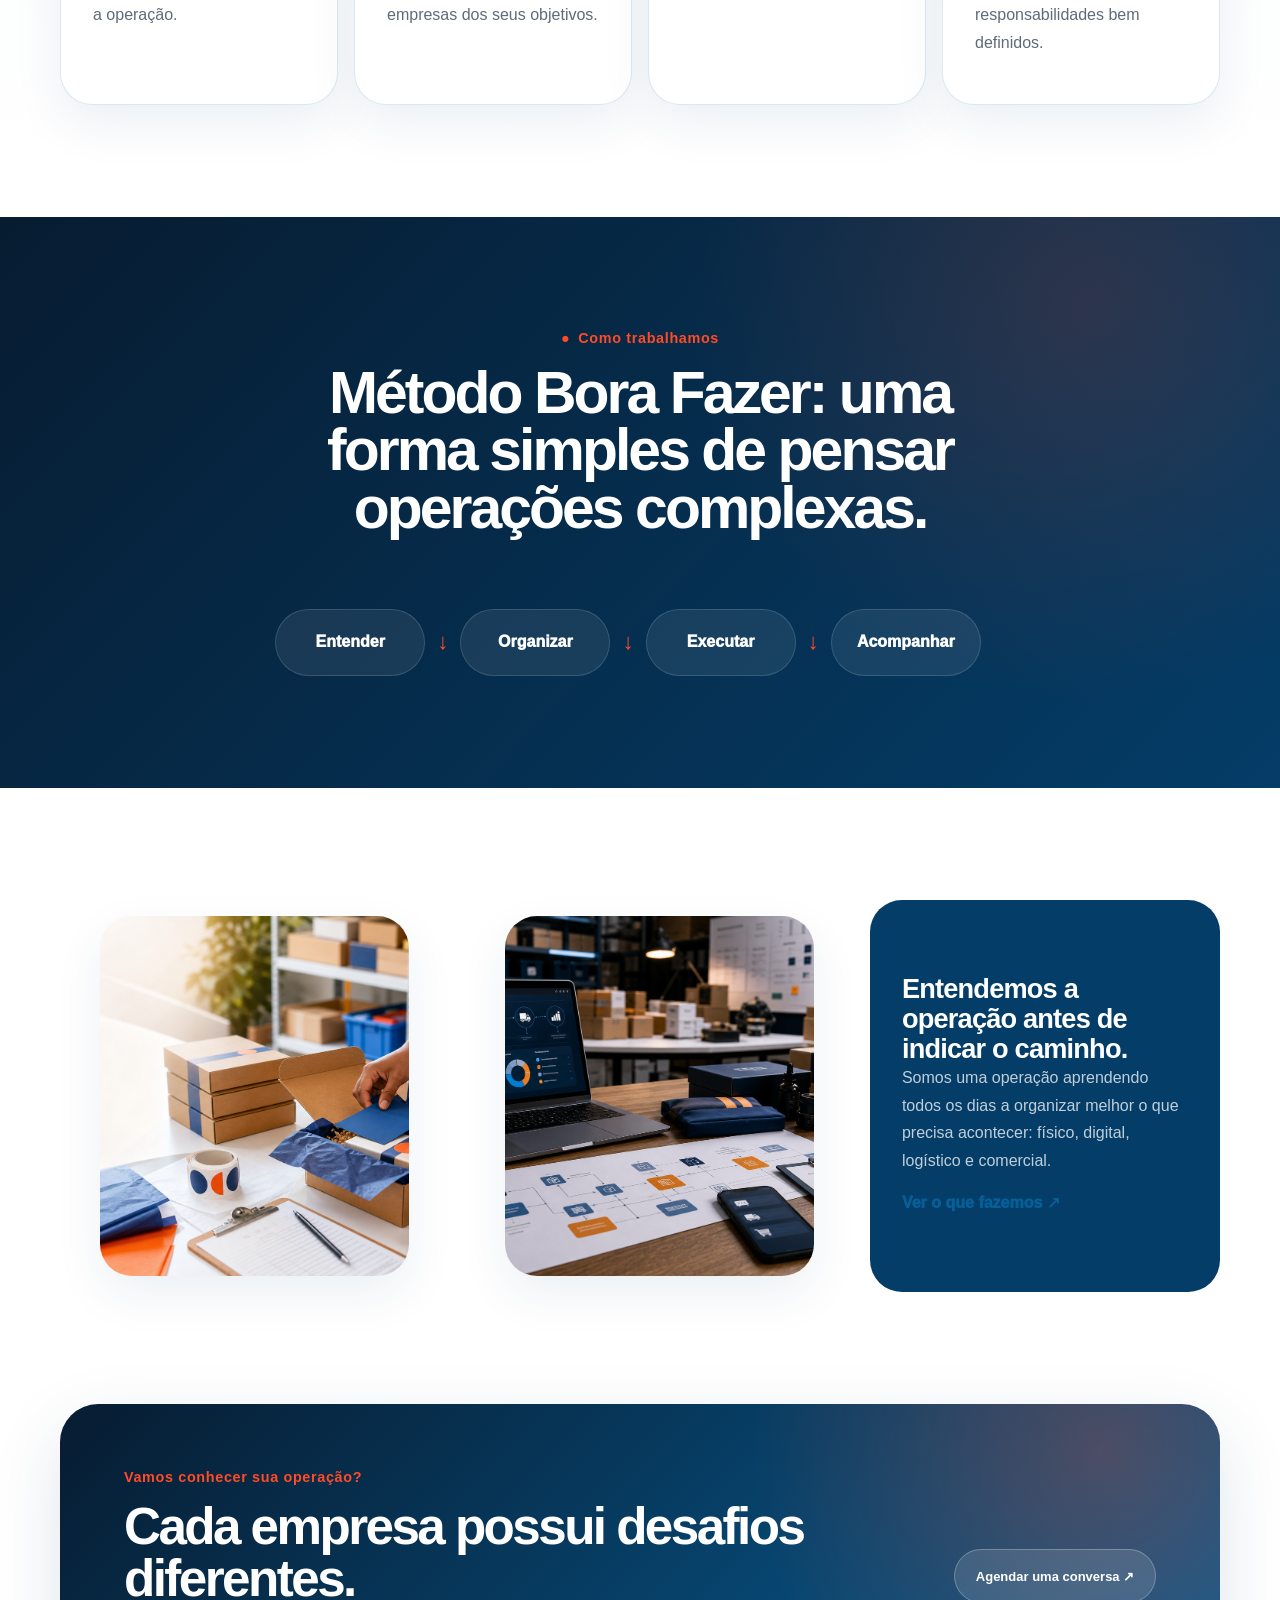
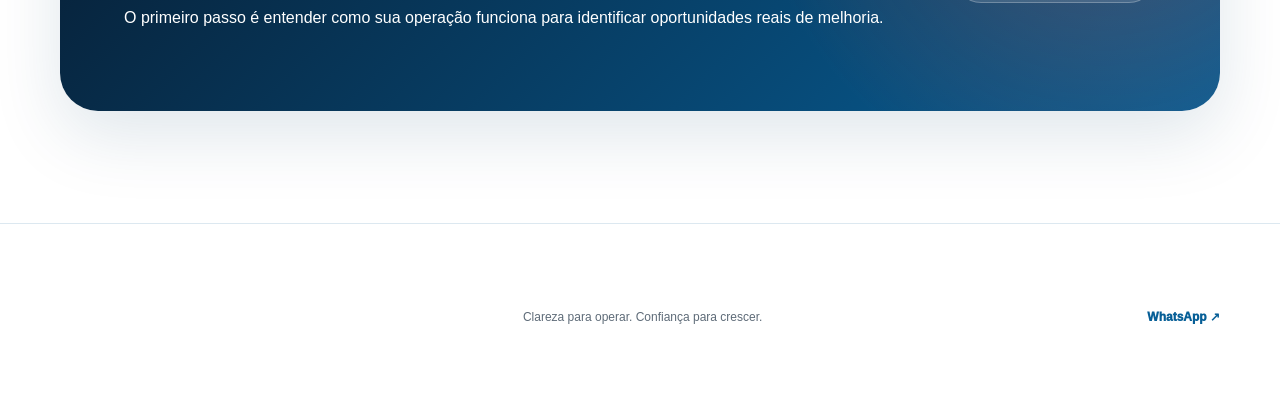
<file: sobre.html>
<!doctype html>
<html lang="pt-BR">
<head>
  <meta charset="UTF-8">
  <meta name="viewport" content="width=device-width,initial-scale=1">
  <meta name="description" content="Conheça a Bora Fazer: empresa que organiza operações físicas e digitais com processos, tecnologia, logística e execução.">
  <title>Quem Somos | Bora Fazer</title>
  <link rel="stylesheet" href="styles.css?v=5">
  <link rel="stylesheet" href="premium.css?v=5">
</head>
<body>
  <header class="header">
    <div class="wrap nav-wrap">
      <a class="logo" href="index.html"><img src="assets/bora-fazer-logo-nav.png" alt="Bora Fazer"></a>
      <button class="nav-toggle" aria-label="Abrir menu">☰</button>
      <nav class="nav">
        <a href="index.html">Home</a>
        <a href="index.html#o-que-fazemos">O Que Fazemos</a>
        <a href="press-kits.html">Press Kits</a>
        <a href="operacoes-digitais.html">Operações Digitais</a>
        <a href="projetos-especiais.html">Projetos Especiais</a>
        <a href="quem-somos.html">Quem Somos</a>
        <a class="diagnostic-link" href="diagnostico/">Diagnóstico</a>
        <a class="contact" href="index.html#contato">Contato</a>
      </nav>
    </div>
  </header>

  <main>
    <section class="sub-hero about who-hero">
      <div class="wrap sub-hero-grid">
        <div>
          <p class="story-label">Quem somos</p>
          <h1>Construindo operações mais organizadas para empresas crescerem com confiança.</h1>
          <p>Mais do que executar projetos, acreditamos que toda empresa cresce melhor quando possui processos claros, indicadores confiáveis e uma operação preparada para acompanhar esse crescimento.</p>
          <div class="hero-actions">
            <a class="btn primary" href="index.html#contato">Conversar com a Bora Fazer ↗</a>
            <a class="btn soft" href="#nosso-jeito">Nosso jeito de trabalhar</a>
          </div>
        </div>
        <figure>
          <img src="assets/operacao-premium.png" alt="Bastidores de montagem, conferência e organização operacional">
        </figure>
      </div>
    </section>

    <section class="section who-manifest">
      <div class="wrap split-feature">
        <div>
          <p class="eyebrow">Nossa história</p>
          <h2>A Bora Fazer nasceu da prática.</h2>
        </div>
        <div class="rich-text">
          <p>Ao longo dos anos participamos de operações envolvendo ecommerce, marketplace, logística, projetos especiais e experiências de marca.</p>
          <p>Em cada projeto percebíamos um padrão: boas empresas tinham excelentes produtos, boas ideias e equipes comprometidas, mas muitas enfrentavam os mesmos desafios — processos descentralizados, informações espalhadas, retrabalho e dificuldade para acompanhar a operação.</p>
          <p>Foi dessa experiência que nasceu a Bora Fazer. Não para vender serviços isolados, mas para ajudar empresas a construir operações mais organizadas, claras e preparadas para crescer.</p>
          <p><b>Hoje unimos experiência prática, tecnologia e organização para transformar desafios operacionais em processos mais eficientes e decisões mais seguras.</b></p>
        </div>
      </div>
    </section>

    <section class="section visual-story who-origin">
      <div class="wrap visual-grid">
        <figure class="team-photo-card">
          <img src="assets/equipe-real-bora-fazer.jpeg" alt="Equipe Bora Fazer usando uniforme da marca">
          <figcaption>Equipe real Bora Fazer — presença humana sem perder o foco na operação.</figcaption>
        </figure>
        <div>
          <p class="eyebrow">O que aprendemos na prática</p>
          <h2>Por trás de toda entrega bem feita existe uma operação que quase ninguém vê.</h2>
          <p>A marca vê o projeto. O cliente vê a experiência. Mas antes disso existe uma sequência de decisões, materiais, prazos, conferências, fornecedores, sistemas e pessoas fazendo a operação acontecer.</p>
          <p>Nosso lugar é nesse bastidor: entre a estratégia e a entrega, entre vender mais e conseguir sustentar o que foi vendido.</p>
          <div class="mini-proof">
            <div><b>1 ano</b><span>de operação</span></div>
            <div><b>+70</b><span>projetos diferentes</span></div>
            <div><b>+10 mil</b><span>itens expedidos</span></div>
          </div>
        </div>
      </div>
    </section>

    <section class="section premium-services" id="nosso-jeito">
      <div class="wrap">
        <div class="section-heading">
          <p class="eyebrow">O que acreditamos</p>
          <h2>Clareza, tecnologia e organização precisam servir à operação — não complicar a rotina.</h2>
        </div>
        <div class="belief-grid icon-beliefs">
          <article>
            <svg viewBox="0 0 24 24" aria-hidden="true"><path d="M2 12s3.5-7 10-7 10 7 10 7-3.5 7-10 7S2 12 2 12Z"/><circle cx="12" cy="12" r="3"/></svg>
            <span>01</span>
            <h3>Clareza gera melhores decisões</h3>
            <p>Antes de propor qualquer solução, buscamos compreender profundamente a operação.</p>
          </article>
          <article>
            <svg viewBox="0 0 24 24" aria-hidden="true"><path d="M12 2v20"/><path d="M17 5H9.5a3.5 3.5 0 0 0 0 7H14a3.5 3.5 0 0 1 0 7H6"/></svg>
            <span>02</span>
            <h3>Tecnologia deve simplificar</h3>
            <p>Ferramentas só fazem sentido quando reduzem complexidade e aproximam empresas dos seus objetivos.</p>
          </article>
          <article>
            <svg viewBox="0 0 24 24" aria-hidden="true"><path d="M4 5h16"/><path d="M4 12h10"/><path d="M4 19h16"/><path d="m17 9 3 3-3 3"/></svg>
            <span>03</span>
            <h3>Organização é um meio</h3>
            <p>Nosso objetivo não é criar processos burocráticos, mas tornar a operação mais previsível e eficiente.</p>
          </article>
          <article>
            <svg viewBox="0 0 24 24" aria-hidden="true"><path d="M3 3v18h18"/><path d="m7 15 4-4 3 3 5-7"/></svg>
            <span>04</span>
            <h3>Crescimento precisa de estrutura</h3>
            <p>Empresas crescem com mais segurança quando possuem indicadores, processos e responsabilidades bem definidos.</p>
          </article>
        </div>
      </div>
    </section>

    <section class="section who-values">
      <div class="wrap">
        <div class="section-heading narrow">
          <p class="eyebrow">Como trabalhamos</p>
          <h2>Método Bora Fazer: uma forma simples de pensar operações complexas.</h2>
        </div>
        <div class="method-flow">
          <div>Entender</div>
          <span>↓</span>
          <div>Organizar</div>
          <span>↓</span>
          <div>Executar</div>
          <span>↓</span>
          <div>Acompanhar</div>
        </div>
      </div>
    </section>

    <section class="section gallery-section">
      <div class="wrap gallery-grid project">
        <figure><img src="assets/hero-operacao-editorial.png" alt="Montagem e preparação de projetos especiais"></figure>
        <figure><img src="assets/operacoes-digitais.png" alt="Operação digital conectada a pedidos e logística"></figure>
        <div class="gallery-note">
          <b>Entendemos a operação antes de indicar o caminho.</b>
          <p>Somos uma operação aprendendo todos os dias a organizar melhor o que precisa acontecer: físico, digital, logístico e comercial.</p>
          <a class="text-link" href="index.html#o-que-fazemos">Ver o que fazemos ↗</a>
        </div>
      </div>
    </section>

    <section class="section cta-panel">
      <div class="wrap panel">
        <div>
          <p class="story-label">Vamos conhecer sua operação?</p>
          <h2>Cada empresa possui desafios diferentes.</h2>
          <p>O primeiro passo é entender como sua operação funciona para identificar oportunidades reais de melhoria.</p>
        </div>
        <a class="btn white" href="index.html#contato">Agendar uma conversa ↗</a>
      </div>
    </section>
  </main>

  <footer class="footer">
    <div class="wrap">
      <img src="assets/bora-fazer-logo-nav.png" alt="Bora Fazer">
      <p>Clareza para operar. Confiança para crescer.</p>
      <a href="https://wa.me/5521967171986">WhatsApp ↗</a>
    </div>
  </footer>
  <script src="script.js?v=6"></script>
</body>
</html>
</file>
<file: css/style.css>
:root{--blue:#075f97;--deep:#043d68;--navy:#062f52;--orange:#ff4b26;--ink:#173247;--muted:#607585;--pale:#f2f8fb;--line:#d6e7ef;--white:#fff;--shadow:0 22px 60px rgba(4,61,104,.12);--radius:22px;--display:"Plus Jakarta Sans",Arial,sans-serif;--body:"Inter",Arial,sans-serif}*{box-sizing:border-box}html{scroll-behavior:smooth;scroll-padding-top:92px}body{margin:0;background:#fff;color:var(--ink);font:16px/1.65 var(--body);-webkit-font-smoothing:antialiased}body.menu-open,body.modal-open{overflow:hidden}img{display:block;max-width:100%;height:auto}a{color:inherit}button,input,textarea{font:inherit}button{cursor:pointer}.skip-link{position:fixed;z-index:1000;top:8px;left:8px;transform:translateY(-150%);padding:10px 16px;background:#fff;color:var(--deep);border-radius:8px}.skip-link:focus{transform:none}.container{width:min(1180px,calc(100% - 44px));margin:auto}.eyebrow{margin:0 0 14px;color:var(--orange);font-size:.72rem;font-weight:800;letter-spacing:.14em;text-transform:uppercase}.eyebrow.light{color:#9ddff5}.section{padding:104px 0}.section-soft{background:var(--pale)}.section-dark{background:var(--navy);color:#fff}.section-head{max-width:760px;margin-bottom:46px}.section-head h2,.split-copy h2,.cta-panel h2{margin:0 0 18px;font:800 clamp(2rem,4vw,3.25rem)/1.08 var(--display);letter-spacing:-.045em}.section-head p,.split-copy>p{margin:0;color:var(--muted);font-size:1.05rem}.section-dark .section-head p,.section-dark .split-copy>p{color:#c4deea}h1,h2,h3,p{margin-top:0}.button{display:inline-flex;align-items:center;justify-content:center;gap:10px;min-height:48px;padding:12px 19px;border:1px solid transparent;border-radius:10px;text-decoration:none;font-size:.85rem;font-weight:800;transition:.18s}.button:hover{transform:translateY(-2px)}.button-primary{background:var(--orange);color:#fff;box-shadow:0 12px 25px rgba(255,75,38,.22)}.button-secondary{border-color:#bcd8e5;background:#fff;color:var(--deep)}.button-dark{background:var(--deep);color:#fff}.button-ghost{border-color:rgba(255,255,255,.35);color:#fff}.button:focus-visible,.nav a:focus-visible,.menu-toggle:focus-visible,.faq summary:focus-visible,input:focus-visible,textarea:focus-visible,.modal-close:focus-visible{outline:3px solid #ffad98;outline-offset:3px}.site-header{position:sticky;z-index:100;top:0;border-bottom:1px solid rgba(7,95,151,.12);background:rgba(255,255,255,.96);backdrop-filter:blur(14px)}.header-inner{height:84px;display:flex;align-items:center;justify-content:space-between;gap:28px}.brand img{width:146px;height:68px;object-fit:contain}.nav{display:flex;align-items:center;gap:22px}.nav a{text-decoration:none;color:var(--deep);font-size:.82rem;font-weight:700}.nav a:hover,.nav a[aria-current=page]{color:var(--orange)}.nav .nav-cta{padding:10px 14px;border-radius:8px;background:var(--deep);color:#fff}.menu-toggle{display:none;width:44px;height:44px;border:1px solid var(--line);border-radius:10px;background:#fff;color:var(--deep);font-size:0}.menu-toggle span,.menu-toggle:before,.menu-toggle:after{content:"";display:block;width:20px;height:2px;margin:5px auto;background:currentColor;transition:.2s}.menu-toggle[aria-expanded=true] span{opacity:0}.menu-toggle[aria-expanded=true]:before{transform:translateY(7px) rotate(45deg)}.menu-toggle[aria-expanded=true]:after{transform:translateY(-7px) rotate(-45deg)}.hero{overflow:hidden;position:relative;padding:80px 0 72px;background:linear-gradient(118deg,#edf8fc 0%,#fff 56%,#fff4ef 100%)}.hero-grid{position:relative;display:grid;grid-template-columns:1.02fr .98fr;align-items:center;gap:62px}.hero h1,.page-hero h1{margin:0 0 24px;font:800 clamp(2.8rem,5.4vw,4.6rem)/1.02 var(--display);letter-spacing:-.06em;color:var(--deep)}.hero h1 span{color:var(--orange)}.hero-lead{max-width:620px;margin-bottom:30px;color:var(--muted);font-size:1.15rem}.hero-actions{display:flex;flex-wrap:wrap;gap:13px}.hero-proof{display:flex;flex-wrap:wrap;gap:20px;margin-top:31px;color:#49697c;font-size:.76rem;font-weight:700}.hero-proof span:before{content:"";display:inline-block;width:7px;height:7px;margin-right:7px;border-radius:50%;background:var(--orange)}.dashboard{position:relative;padding:20px;border:1px solid #cce1eb;border-radius:26px;background:#fff;box-shadow:var(--shadow)}.dashboard-top{display:flex;align-items:center;justify-content:space-between;padding:0 3px 15px;border-bottom:1px solid var(--line)}.dashboard-top b{font:800 .8rem var(--display);color:var(--deep)}.live{font-size:.7rem;color:#4c7262}.live:before{content:"";display:inline-block;width:7px;height:7px;margin-right:6px;border-radius:50%;background:#32a96a;box-shadow:0 0 0 4px #e1f4e9}.metric-grid{display:grid;grid-template-columns:repeat(2,1fr);gap:11px;margin:16px 0}.metric{padding:16px;border:1px solid var(--line);border-radius:13px;background:#fafdff}.metric small{display:block;color:var(--muted);font-size:.67rem}.metric strong{display:block;margin-top:5px;font:800 1.45rem var(--display);color:var(--deep)}.metric.alert{background:#fff2ed;border-color:#ffd2c6}.metric.alert strong{color:var(--orange)}.flow-line{display:flex;align-items:center;justify-content:space-between;gap:8px;padding:14px;border-radius:12px;background:var(--deep);color:#fff;font-size:.66rem;font-weight:700}.flow-line i{flex:1;height:1px;background:#70bddb}.demo-note{margin:13px 0 0;color:var(--muted);font-size:.65rem;text-align:center}.ecosystem-strip{border-block:1px solid var(--line);background:#fff}.ecosystem-inner{padding:26px 0}.ecosystem-inner p{margin:0 0 13px;color:var(--muted);font-size:.72rem;font-weight:700;text-align:center}.ecosystem-list{display:flex;flex-wrap:wrap;justify-content:center;gap:9px}.ecosystem-list span{padding:8px 13px;border:1px solid var(--line);border-radius:999px;color:var(--deep);font-size:.76rem;font-weight:800}.split{display:grid;grid-template-columns:1fr 1fr;align-items:start;gap:80px}.problem-list{display:grid;gap:12px}.problem-item{padding:20px;border-left:3px solid var(--orange);background:#fff;box-shadow:0 7px 24px rgba(4,61,104,.06)}.problem-item b{display:block;margin-bottom:4px;font-family:var(--display);color:var(--deep)}.problem-item span{color:var(--muted);font-size:.88rem}.front-grid,.case-grid,.trust-grid,.step-grid,.service-grid{display:grid;gap:18px}.front-grid{grid-template-columns:repeat(2,1fr)}.front-card{position:relative;overflow:hidden;min-height:390px;padding:34px;border:1px solid var(--line);border-radius:var(--radius);background:#fff}.front-card:first-child{background:var(--deep);color:#fff}.front-card .index{color:var(--orange);font-size:.72rem;font-weight:800}.front-card h3{margin:54px 0 15px;font:800 1.7rem/1.14 var(--display)}.front-card p{color:var(--muted)}.front-card:first-child p{color:#c5deea}.front-card ul{padding:18px 0 0;border-top:1px solid rgba(128,166,184,.35);list-style:none;font-size:.8rem}.front-card li{margin:7px 0}.front-card li:before{content:"+";margin-right:8px;color:var(--orange);font-weight:800}.front-card .button{position:absolute;bottom:32px;left:34px}.case-grid{grid-template-columns:repeat(3,1fr)}.case-card{padding:28px;border:1px solid var(--line);border-radius:18px;background:#fff}.case-card .case-id{color:var(--orange);font-size:.68rem;font-weight:800;text-transform:uppercase}.case-card h3{min-height:54px;margin:18px 0;font:800 1.18rem/1.25 var(--display);color:var(--deep)}.case-part{padding-top:13px;border-top:1px solid var(--line)}.case-part b{display:block;color:var(--deep);font-size:.72rem}.case-part p{margin:4px 0 13px;color:var(--muted);font-size:.79rem}.trust-grid{grid-template-columns:repeat(4,1fr)}.trust-card{padding:26px;border:1px solid rgba(255,255,255,.18);border-radius:17px;background:rgba(255,255,255,.055)}.trust-card span{display:block;margin-bottom:34px;color:#9bdcf3;font-size:.7rem;font-weight:800}.trust-card h3{font:800 1rem var(--display)}.trust-card p{margin:0;color:#c2dce7;font-size:.82rem}.step-grid{grid-template-columns:repeat(5,1fr)}.step-card{position:relative;padding:25px 19px;border-top:2px solid var(--line)}.step-card:before{content:"";position:absolute;top:-6px;left:19px;width:10px;height:10px;border-radius:50%;background:var(--orange)}.step-card span{color:var(--orange);font-size:.68rem;font-weight:800}.step-card h3{margin:19px 0 9px;font:800 1rem var(--display);color:var(--deep)}.step-card p{margin:0;color:var(--muted);font-size:.78rem}.about-panel{display:grid;grid-template-columns:.85fr 1.15fr;gap:60px;padding:54px;border:1px solid var(--line);border-radius:28px;background:linear-gradient(125deg,#fff,#f0f8fb)}.about-kicker{font:800 clamp(2rem,4vw,3.2rem)/1.05 var(--display);color:var(--deep);letter-spacing:-.05em}.about-copy p{color:var(--muted)}.cta-panel{display:flex;align-items:center;justify-content:space-between;gap:40px;padding:50px;border-radius:25px;background:linear-gradient(120deg,var(--deep),var(--blue));color:#fff}.cta-panel h2{max-width:650px}.cta-panel p{max-width:600px;margin:0;color:#c6e5f0}.cta-actions{display:flex;flex-direction:column;min-width:210px;gap:10px}.faq{display:grid;gap:10px;max-width:860px}.faq details{border:1px solid var(--line);border-radius:12px;background:#fff}.faq summary{padding:20px 22px;cursor:pointer;color:var(--deep);font-weight:800;list-style:none}.faq summary:after{content:"+";float:right;color:var(--orange);font-size:1.2rem}.faq details[open] summary:after{content:"−"}.faq details p{padding:0 22px 21px;margin:0;color:var(--muted)}.page-hero{padding:82px 0;background:linear-gradient(120deg,#edf8fc,#fff 62%,#fff2ed)}.page-hero-grid{display:grid;grid-template-columns:1.1fr .9fr;align-items:center;gap:54px}.page-hero h1{font-size:clamp(2.7rem,5vw,4.3rem)}.page-hero p{max-width:680px;color:var(--muted);font-size:1.08rem}.page-hero figure{margin:0}.page-hero figure img{aspect-ratio:4/3;object-fit:cover;border-radius:22px;box-shadow:var(--shadow)}.page-hero .hero-actions{margin-top:28px}.service-grid{grid-template-columns:repeat(3,1fr)}.service-card{padding:28px;border:1px solid var(--line);border-radius:17px;background:#fff}.service-card span{color:var(--orange);font-size:.68rem;font-weight:800}.service-card h3{margin:28px 0 12px;font:800 1.15rem var(--display);color:var(--deep)}.service-card p{margin:0;color:var(--muted);font-size:.84rem}.process-flow{display:flex;flex-wrap:wrap;align-items:center;gap:9px}.process-flow span{padding:12px 15px;border:1px solid var(--line);border-radius:9px;background:#fff;color:var(--deep);font-size:.75rem;font-weight:800}.process-flow i{color:var(--orange);font-style:normal}.quote-block{padding:34px;border-left:5px solid var(--orange);background:#fff;font:800 clamp(1.4rem,3vw,2.25rem)/1.25 var(--display);color:var(--deep)}.proof-pairs{display:grid;grid-template-columns:repeat(2,1fr);gap:18px}.proof-group{padding:28px;border:1px solid var(--line);border-radius:18px;background:#fff}.proof-group h3{font:800 1rem var(--display);color:var(--deep)}.proof-group ul{padding-left:18px;color:var(--muted)}.proof-group strong{color:var(--orange)}.contact-section{background:var(--navy);color:#fff}.contact-grid{display:grid;grid-template-columns:.8fr 1.2fr;gap:80px}.contact-copy p{color:#c4deea}.lead-form{display:grid;grid-template-columns:repeat(2,1fr);gap:14px}.field{display:grid;gap:6px}.field.full,.form-actions,.form-status{grid-column:1/-1}.field label{font-size:.75rem;font-weight:800}.field input,.field textarea{width:100%;padding:12px 13px;border:1px solid rgba(255,255,255,.35);border-radius:8px;background:rgba(255,255,255,.08);color:#fff}.field textarea{min-height:110px;resize:vertical}.field input::placeholder,.field textarea::placeholder{color:#aac8d5}.form-status{min-height:25px;margin:0;font-size:.78rem}.form-status[data-state=error]{color:#ffb6a5}.form-status[data-state=success]{color:#9ee2bb}.form-actions{display:flex;align-items:center;gap:14px}.form-note{color:#a8cbd9;font-size:.69rem}.honeypot{position:absolute;left:-9999px}.diagnostic-intro{padding:58px 0 30px;background:var(--pale)}.diagnostic-intro-grid{display:flex;align-items:end;justify-content:space-between;gap:30px}.diagnostic-intro h1{margin-bottom:12px;font:800 clamp(2.4rem,5vw,4rem)/1.05 var(--display);color:var(--deep);letter-spacing:-.05em}.diagnostic-intro p{max-width:700px;color:var(--muted)}.time-chip{flex:0 0 auto;padding:11px 15px;border-radius:999px;background:#fff;color:var(--deep);font-size:.76rem;font-weight:800}.diagnostic-shell{padding:22px 0 70px;background:var(--pale)}.iframe-wrap{position:relative;min-height:1500px;overflow:visible;border:1px solid var(--line);border-radius:20px;background:#fff;box-shadow:var(--shadow)}.diagnostic-frame{display:block;width:100%;height:1500px;border:0;border-radius:inherit;background:#fff}.diagnostic-frame:focus-visible{outline:3px solid #ffad98;outline-offset:3px}.iframe-loading{position:absolute;z-index:1;inset:0;display:grid;place-content:center;text-align:center;background:#fff;color:var(--muted)}.iframe-loading:before{content:"";width:38px;height:38px;margin:0 auto 14px;border:4px solid var(--line);border-top-color:var(--orange);border-radius:50%;animation:spin .8s linear infinite}.iframe-wrap.loaded .iframe-loading{display:none}.diagnostic-help{display:flex;align-items:center;justify-content:space-between;gap:18px;margin-top:22px}.fallback{font-size:.82rem;color:var(--muted)}@keyframes spin{to{transform:rotate(360deg)}}.site-footer{padding:48px 0 28px;background:#052b4a;color:#c2dce8}.footer-grid{display:grid;grid-template-columns:1.2fr .8fr .8fr;gap:50px}.footer-brand img{width:132px;height:66px;object-fit:contain;filter:brightness(0) invert(1)}.footer-brand p{max-width:380px;font-size:.82rem}.footer-group b{display:block;margin-bottom:13px;color:#fff;font:800 .82rem var(--display)}.footer-group a{display:block;margin:7px 0;text-decoration:none;font-size:.78rem}.footer-group a:hover{color:#fff}.footer-bottom{display:flex;justify-content:space-between;gap:20px;margin-top:36px;padding-top:20px;border-top:1px solid rgba(255,255,255,.14);font-size:.68rem}
@media(max-width:920px){.nav{gap:12px}.nav a{font-size:.72rem}.hero-grid,.page-hero-grid,.split,.about-panel,.contact-grid{grid-template-columns:1fr}.hero-grid{gap:45px}.dashboard{max-width:620px}.case-grid,.service-grid{grid-template-columns:repeat(2,1fr)}.trust-grid,.step-grid{grid-template-columns:repeat(2,1fr)}.footer-grid{grid-template-columns:1fr 1fr}.footer-brand{grid-column:1/-1}}
@media(max-width:720px){html{scroll-padding-top:72px}.container{width:min(100% - 30px,1180px)}.header-inner{height:72px}.brand img{width:124px;height:58px}.menu-toggle{display:block}.nav{position:fixed;inset:72px 0 auto;display:none;padding:18px;background:#fff;border-bottom:1px solid var(--line);box-shadow:0 18px 35px rgba(4,61,104,.15)}.nav.open{display:grid}.nav a{padding:10px;font-size:.86rem}.hero{padding:54px 0}.hero h1,.page-hero h1{font-size:clamp(2.35rem,12vw,3.25rem)}.hero-actions,.form-actions,.diagnostic-help,.diagnostic-intro-grid{align-items:stretch;flex-direction:column}.hero-actions .button,.form-actions .button{width:100%}.section{padding:74px 0}.front-grid,.case-grid,.service-grid,.proof-pairs,.trust-grid,.step-grid{grid-template-columns:1fr}.front-card{min-height:365px}.about-panel,.cta-panel{padding:30px}.cta-panel{align-items:stretch;flex-direction:column}.cta-actions{min-width:0}.page-hero{padding:56px 0}.page-hero-grid{gap:32px}.page-hero figure img{aspect-ratio:16/11}.lead-form{grid-template-columns:1fr}.field,.field.full,.form-actions,.form-status{grid-column:1}.diagnostic-frame{height:1600px}.iframe-wrap{min-height:1600px}.footer-grid{grid-template-columns:1fr;gap:30px}.footer-brand{grid-column:auto}.footer-bottom{flex-direction:column}.process-flow i{display:none}}
@media(prefers-reduced-motion:reduce){html{scroll-behavior:auto}*,*:before,*:after{animation-duration:.01ms!important;animation-iteration-count:1!important;transition-duration:.01ms!important}}
/* Refinamento editorial premium */
:root{--navy:#03192b;--deep:#043d68;--warm:#f4f2ee;--technical:#eaf4f8;--line-warm:#d9d5cf}
body{background:var(--warm)}
.site-header{background:rgba(244,242,238,.94);border-color:rgba(3,25,43,.12);transition:background .28s ease,border-color .28s ease,box-shadow .28s ease}
.header-inner{height:88px}.brand img{width:158px;height:74px}
.site-header.is-scrolled{background:rgba(244,242,238,.97);box-shadow:0 10px 35px rgba(3,25,43,.08)}
.home-page .site-header{position:fixed;inset:0 0 auto;background:linear-gradient(180deg,rgba(3,25,43,.94),rgba(3,25,43,.45) 72%,transparent);border-color:rgba(255,255,255,.12)}
.home-page .site-header .nav a{color:#edf7fb}.home-page .site-header .nav a:hover{color:#ff8a6e}.home-page .site-header .nav .nav-cta{background:var(--orange);color:#fff}
.home-page .site-header.is-scrolled{background:rgba(244,242,238,.97);border-color:rgba(3,25,43,.12)}.home-page .site-header.is-scrolled .nav a{color:var(--deep)}.home-page .site-header.is-scrolled .nav .nav-cta{color:#fff}
.hero{min-height:720px;padding:154px 0 92px;color:#fff;background-color:var(--navy);background-image:linear-gradient(rgba(70,153,190,.075) 1px,transparent 1px),linear-gradient(90deg,rgba(70,153,190,.075) 1px,transparent 1px),radial-gradient(circle at 82% 20%,rgba(7,95,151,.44),transparent 34%),radial-gradient(circle at 8% 90%,rgba(255,75,38,.12),transparent 28%);background-size:48px 48px,48px 48px,auto,auto}
.hero:before{content:"";position:absolute;right:4%;top:15%;width:38%;height:70%;border:1px solid rgba(121,204,235,.17);border-radius:48% 52% 42% 58%;transform:rotate(-8deg);box-shadow:0 0 0 36px rgba(73,174,211,.035),0 0 0 72px rgba(73,174,211,.02)}
.hero h1{color:#fff;text-shadow:0 8px 35px rgba(0,0,0,.18)}.hero h1 span{color:#ff6847}.hero-lead{color:#c1dae5;font-size:1.22rem}.hero-proof{color:#9fc4d3}.hero-proof span:before{box-shadow:0 0 0 4px rgba(255,75,38,.14)}
.dashboard{overflow:hidden;padding:22px;border-color:rgba(138,210,237,.28);background:linear-gradient(145deg,rgba(10,55,87,.96),rgba(3,25,43,.98));box-shadow:0 35px 90px rgba(0,0,0,.36),inset 0 1px rgba(255,255,255,.07);color:#fff}
.dashboard:before{content:"";position:absolute;inset:0;background:linear-gradient(120deg,transparent 35%,rgba(92,192,230,.055),transparent 66%);pointer-events:none}
.dashboard-top{position:relative;border-color:rgba(255,255,255,.12)}.dashboard-top div{display:grid}.dashboard-top small,.dashboard small{color:#83bfd7;font-size:.6rem;letter-spacing:.08em;text-transform:uppercase}.dashboard-top b{color:#fff;font-size:1rem}.dashboard .live{color:#9edfb8}
.dashboard-summary{display:grid;grid-template-columns:repeat(3,1fr);gap:9px;margin:16px 0}.dashboard-summary>div{padding:13px;border:1px solid rgba(255,255,255,.12);border-radius:10px;background:rgba(255,255,255,.045)}.dashboard-summary strong,.dashboard-summary em{display:block}.dashboard-summary strong{margin:5px 0 3px;font:800 .9rem var(--display)}.dashboard-summary em{color:#91b7c6;font-size:.57rem;font-style:normal}.dashboard-summary .dashboard-alert{border-color:rgba(255,107,75,.3);background:rgba(255,75,38,.09)}.dashboard-summary .dashboard-alert strong{color:#ff8d73}
.dashboard-chart{display:grid;grid-template-columns:.8fr 1.2fr;align-items:end;gap:18px;padding:14px;border:1px solid rgba(255,255,255,.11);border-radius:12px}.chart-copy{display:grid}.chart-copy b{font-size:.76rem}.chart-bars{height:62px;display:flex;align-items:end;gap:7px}.chart-bars i{flex:1;height:35%;border-radius:3px 3px 0 0;background:#238ab5}.chart-bars i:nth-child(2){height:58%}.chart-bars i:nth-child(3){height:42%}.chart-bars i:nth-child(4){height:78%;background:#ff6544}.chart-bars i:nth-child(5){height:63%}.chart-bars i:nth-child(6){height:89%}.chart-bars i:nth-child(7){height:71%}
.dashboard-lower{display:grid;grid-template-columns:.78fr 1.22fr;gap:10px;margin:10px 0}.channel-status,.occurrence-line{padding:13px;border:1px solid rgba(255,255,255,.1);border-radius:11px}.channel-status span{display:block;margin-top:7px;color:#cae0e9;font-size:.62rem}.channel-status i,.occurrence-line i{display:inline-block;width:6px;height:6px;margin-right:6px;border-radius:50%;background:#48c17f}.occurrence-line p{display:grid;grid-template-columns:auto .7fr 1fr;align-items:center;margin:7px 0 0;font-size:.6rem}.occurrence-line p:first-of-type i{background:#ff795b}.occurrence-line span{color:#8cb4c4}.dashboard .flow-line{background:rgba(255,255,255,.06);border:1px solid rgba(255,255,255,.1)}.dashboard .demo-note{color:#88afbf}
.ecosystem-strip{background:var(--navy);border-color:rgba(255,255,255,.08)}.ecosystem-inner{display:grid;grid-template-columns:240px 1fr;align-items:center;gap:30px;padding:30px 0}.ecosystem-inner p{margin:0;color:#8fb4c4;text-align:left}.ecosystem-list{justify-content:flex-start}.ecosystem-list span{position:relative;overflow:hidden;border-color:rgba(255,255,255,.16);background:rgba(255,255,255,.035);color:#eaf5f9;letter-spacing:.02em}.ecosystem-list span:after{content:"";position:absolute;inset:auto 12px 0;height:1px;background:var(--blue)}
.section{background:var(--warm)}.section-soft{background:var(--technical)}.section-dark{background:var(--navy)}.problem-list{counter-reset:problem}.problem-item{counter-increment:problem;position:relative;padding:23px 22px 23px 68px;border:0;border-bottom:1px solid var(--line-warm);background:transparent;box-shadow:none}.problem-item:before{content:"0" counter(problem);position:absolute;left:5px;top:20px;color:var(--orange);font:800 .72rem var(--display);letter-spacing:.08em}.problem-item b{font-size:1.02rem}
.front-grid{gap:0;border:1px solid var(--line-warm);border-radius:28px;overflow:hidden;box-shadow:0 24px 65px rgba(3,25,43,.08)}.front-card{border:0;border-radius:0;min-height:430px;padding:42px}.front-card:first-child{background:linear-gradient(145deg,var(--deep),var(--navy))}.front-card:nth-child(2){background:#e9e5de}.front-card:nth-child(2):before{content:"";position:absolute;right:-80px;top:-80px;width:240px;height:240px;border:1px solid rgba(7,95,151,.18);border-radius:50%;box-shadow:0 0 0 35px rgba(7,95,151,.04)}.front-card h3{font-size:2rem}.front-card .button{left:42px}
.cases-section{background:#ded9d1}.cases-section .section-head{display:grid;grid-template-columns:1fr .55fr;max-width:none;gap:55px;align-items:end}.cases-section .section-head p:last-child{padding-left:25px;border-left:1px solid #bab5ad}.case-layout{grid-template-columns:1.2fr .8fr;grid-template-rows:1fr 1fr;gap:14px}.case-card{position:relative;border-color:#cbc5bc;border-radius:3px;background:#eeeae4}.case-featured{grid-row:1/3;padding:38px;background:var(--navy);color:#fff}.case-top{display:flex;justify-content:space-between;gap:14px;padding-bottom:15px;border-bottom:1px solid rgba(127,157,169,.35)}.case-status{color:#708998;font-size:.63rem;font-weight:700;text-transform:uppercase}.case-featured .case-status{color:#8ec7dc}.case-card h3{min-height:0;margin:28px 0;font-size:1.35rem}.case-featured h3{color:#fff;font-size:2rem}.case-featured .case-part{border-color:rgba(255,255,255,.15)}.case-featured .case-part b{color:#9fd8eb}.case-featured .case-part p{color:#c3dae3}.case-route{display:flex;align-items:center;gap:9px;margin:28px 0}.case-route span{padding:7px 9px;border:1px solid rgba(255,255,255,.17);border-radius:4px;color:#d5e7ed;font-size:.63rem}.case-route i{color:var(--orange);font-style:normal}.case-cta{display:flex;justify-content:space-between;align-items:center;margin-top:24px;padding:20px 0;border-block:1px solid #bcb5ab;text-decoration:none;color:var(--deep);font-weight:800}.case-cta span{color:var(--orange);font-size:1.4rem}
.trust-grid{gap:0;border-block:1px solid rgba(255,255,255,.16)}.trust-card{border:0;border-right:1px solid rgba(255,255,255,.16);border-radius:0;background:transparent}.trust-card:last-child{border:0}.trust-card span{margin-bottom:50px}.method-section{background:#f0ede7}.step-grid{gap:0}.step-card{padding:30px 22px;border-top-color:#c6c0b7}.step-card:nth-child(even){background:#e7e2da}.step-card:before{background:var(--blue)}.step-card span{color:var(--blue)}
.authority-section{background:#e4eff3}.authority-intro{display:grid;grid-template-columns:1.05fr .95fr;align-items:end;gap:80px;padding-bottom:48px;border-bottom:1px solid #b9d0da}.authority-intro h2{margin:0;font:800 clamp(2.2rem,4.6vw,3.9rem)/1.04 var(--display);letter-spacing:-.055em;color:var(--deep)}.authority-intro>p{margin:0;color:var(--muted)}.authority-grid{display:grid;grid-template-columns:repeat(4,1fr);margin-top:38px;border-block:1px solid #b9d0da}.authority-number{padding:28px 24px;border-right:1px solid #b9d0da}.authority-number:last-child{border:0}.authority-number strong{display:block;margin-bottom:10px;font:800 clamp(1.7rem,3vw,2.6rem)/1 var(--display);color:var(--deep);letter-spacing:-.05em}.authority-number span{display:block;color:var(--muted);font-size:.75rem}.bora-proof{display:grid;grid-template-columns:1fr 1fr auto;align-items:center;gap:22px;margin-top:28px;padding:25px;background:var(--navy);color:#fff}.bora-proof div{display:grid}.bora-proof span{color:#89b8ca;font-size:.6rem;text-transform:uppercase;letter-spacing:.1em}.bora-proof strong{font:800 1rem var(--display)}.bora-proof .button{white-space:nowrap}
.cta-panel{border-radius:4px;background:var(--navy);box-shadow:20px 20px 0 #cbdde4}.faq details{border-radius:2px;background:#eeeae4}.contact-section{background-color:var(--navy);background-image:linear-gradient(rgba(73,174,211,.06) 1px,transparent 1px),linear-gradient(90deg,rgba(73,174,211,.06) 1px,transparent 1px);background-size:42px 42px}
.page-hero{background:linear-gradient(120deg,#e6f1f5,#f4f2ee 62%,#eee7df)}.service-card{border-radius:5px;background:#eeeae4}.proof-group{border-radius:4px;background:#eeeae4}.quote-block{background:#eeeae4}.section-dark .quote-block{background:#f4f2ee}
@media(max-width:1024px){.home-page .site-header{background:rgba(3,25,43,.96)}.dashboard-summary{grid-template-columns:repeat(3,1fr)}.cases-section .section-head{grid-template-columns:1fr}.cases-section .section-head p:last-child{padding:0;border:0}.authority-grid{grid-template-columns:repeat(2,1fr)}.authority-number:nth-child(2){border-right:0}.authority-number:nth-child(-n+2){border-bottom:1px solid #b9d0da}.bora-proof{grid-template-columns:1fr 1fr}.bora-proof .button{grid-column:1/-1}}
@media(max-width:720px){.header-inner{height:74px}.brand img{width:138px;height:64px}.home-page .site-header .menu-toggle{border-color:rgba(255,255,255,.24);background:rgba(255,255,255,.08);color:#fff}.home-page .site-header.is-scrolled .menu-toggle{border-color:var(--line);background:#fff;color:var(--deep)}.home-page .nav{background:var(--navy)}.home-page .site-header.is-scrolled .nav{background:var(--warm)}.hero{min-height:0;padding:125px 0 64px;background-size:32px 32px,32px 32px,auto,auto}.hero-grid{gap:38px}.dashboard{padding:15px;border-radius:16px}.dashboard-summary{grid-template-columns:1fr 1fr}.dashboard-summary>div:last-child{grid-column:1/-1}.dashboard-chart{grid-template-columns:1fr}.dashboard-lower{grid-template-columns:1fr}.dashboard .flow-line{overflow:auto;justify-content:flex-start}.dashboard .flow-line i{min-width:28px}.ecosystem-inner{grid-template-columns:1fr;gap:15px}.ecosystem-inner p{text-align:left}.ecosystem-list{justify-content:flex-start}.front-card{padding:30px;min-height:390px}.front-card .button{left:30px}.case-layout{grid-template-columns:1fr;grid-template-rows:auto}.case-featured{grid-row:auto;padding:28px}.case-route{overflow:auto}.case-card h3,.case-featured h3{font-size:1.45rem}.trust-grid{border:0}.trust-card{border-right:0;border-bottom:1px solid rgba(255,255,255,.16)}.authority-intro{grid-template-columns:1fr;gap:24px}.authority-grid{grid-template-columns:1fr}.authority-number,.authority-number:nth-child(2){border-right:0;border-bottom:1px solid #b9d0da}.authority-number:last-child{border:0}.bora-proof{grid-template-columns:1fr}.bora-proof .button{grid-column:auto}.cta-panel{box-shadow:10px 10px 0 #cbdde4}}
@media(prefers-reduced-motion:no-preference){.dashboard{animation:dashboard-in .7s ease both}.chart-bars i{animation:bar-rise .8s cubic-bezier(.2,.7,.2,1) both;transform-origin:bottom}.chart-bars i:nth-child(2){animation-delay:.06s}.chart-bars i:nth-child(3){animation-delay:.12s}.chart-bars i:nth-child(4){animation-delay:.18s}.chart-bars i:nth-child(5){animation-delay:.24s}.chart-bars i:nth-child(6){animation-delay:.3s}.chart-bars i:nth-child(7){animation-delay:.36s}@keyframes dashboard-in{from{opacity:0;transform:translateY(18px)}to{opacity:1;transform:none}}@keyframes bar-rise{from{transform:scaleY(.05)}to{transform:scaleY(1)}}}
.authority-detail{background:#dfe9ed}.proof-hierarchy{display:grid;grid-template-columns:1.35fr .65fr;gap:18px}.experience-proof,.bora-results{border:1px solid #b8ccd5;background:#eaf2f5}.experience-proof{padding:34px}.experience-proof .authority-grid{margin-top:24px}.proof-label{color:var(--blue);font-size:.66rem;font-weight:800;letter-spacing:.12em;text-transform:uppercase}.experience-scope{margin:26px 0 0;padding-top:22px;border-top:1px solid #bfd0d7;color:var(--muted);font-size:.84rem}.bora-results{display:flex;flex-direction:column;padding:34px;background:var(--navy);color:#fff}.bora-results .proof-label{color:#86c7df}.bora-results>div:not(.proof-label){display:grid;padding:27px 0;border-bottom:1px solid rgba(255,255,255,.14)}.bora-results strong{font:800 2.4rem/1 var(--display);color:#fff}.bora-results span{margin-top:7px;color:#9fc3d1;font-size:.75rem}.bora-results p{margin:auto 0 0;padding-top:26px;color:#a9c7d3;font-size:.78rem}
@media(max-width:920px){.proof-hierarchy{grid-template-columns:1fr}.bora-results{min-height:390px}}
@media(max-width:720px){.experience-proof,.bora-results{padding:25px}.experience-proof .authority-grid{grid-template-columns:1fr}}
.case-card{min-width:0}.case-route{min-width:0;max-width:100%}
@media(max-width:720px){.case-top{flex-wrap:wrap}.case-route{overflow-x:auto}.case-route span{flex:0 0 auto}}
@media(max-width:720px){.bora-proof .button{width:100%;white-space:normal;text-align:center}.bora-proof{min-width:0}.bora-proof>*{min-width:0}}

/* Refinamento de posicionamento — Método Bora */
.hero-complement{max-width:580px;margin:24px 0 0;padding-left:18px;border-left:2px solid var(--orange);color:#9fc4d3;font-size:.86rem}
.problem-split{grid-template-columns:1.12fr .88fr}.problem-split .split-copy>p{margin-bottom:16px}
.insight-section{padding-top:0}.insight-panel{padding:48px;border:1px solid #c8dbe3;background:linear-gradient(120deg,#e7f2f6,#f4f2ee);box-shadow:16px 16px 0 rgba(4,61,104,.08)}.insight-panel h2{max-width:820px;margin:0 0 16px;font:800 clamp(2rem,4vw,3.3rem)/1.06 var(--display);letter-spacing:-.045em;color:var(--deep)}.insight-panel>p:last-child{max-width:760px;margin:0;color:var(--muted)}
.front-card h4{max-width:470px;margin:26px 0 14px;font:800 1.12rem/1.35 var(--display)}.front-card h4+p{padding-bottom:76px}.front-card:first-child h4{color:#fff}.front-card:nth-child(2) h4{color:var(--deep)}
.step-grid-four{grid-template-columns:repeat(4,1fr)}.method-intro>p{max-width:780px;margin-bottom:12px}.method-closing{margin:34px 0 0;font:800 clamp(1.35rem,2.4vw,2rem)/1.2 var(--display);color:var(--deep)}
.authority-copy p{margin:0 0 14px;color:var(--muted)}.authority-copy p:last-child{margin-bottom:0}
.hero-copy{max-width:720px}.hero-copy p{margin-bottom:14px}.hero-copy p:last-child{margin-bottom:0}
.method-page-intro{max-width:1180px}.method-page-intro>h1{max-width:950px}.method-page-intro>.hero-copy{max-width:860px}.method-bridge{display:grid;grid-template-columns:auto 1fr auto;align-items:center;gap:18px;margin-top:48px;padding:24px;border:1px solid #bfd5df;background:rgba(255,255,255,.6)}.method-bridge .process-flow{justify-content:center}.method-side{font:800 .72rem var(--display);color:var(--deep);text-transform:uppercase;letter-spacing:.08em}
.institutional-story{max-width:1080px}.story-lead{max-width:760px;margin:30px 0;font:700 clamp(1.25rem,2.4vw,1.75rem)/1.4 var(--display);color:var(--deep)}.story-lead p{margin-bottom:8px;color:inherit}.story-columns{display:grid;grid-template-columns:1fr 1fr;gap:50px;margin:38px 0}.story-columns p,.institutional-method p{font-size:1rem}.institutional-method{max-width:860px;padding:34px;border-left:4px solid var(--orange);background:rgba(255,255,255,.58)}.institutional-method>strong{display:block;margin:22px 0;font:800 clamp(1.5rem,3vw,2.25rem)/1.15 var(--display);color:var(--deep)}
@media(max-width:920px){.problem-split,.story-columns{grid-template-columns:1fr}.method-bridge{grid-template-columns:1fr}.method-side{text-align:center}.step-grid-four{grid-template-columns:repeat(2,1fr)}}
@media(max-width:720px){.hero-complement{font-size:.8rem}.insight-panel{padding:30px;box-shadow:9px 9px 0 rgba(4,61,104,.08)}.front-card h4+p{padding-bottom:90px}.step-grid-four{grid-template-columns:1fr}.method-bridge{padding:18px}.method-bridge .process-flow{display:grid;grid-template-columns:1fr}.method-bridge .process-flow i{display:block;text-align:center;transform:rotate(90deg)}.institutional-method{padding:24px}.story-columns{gap:0}.page-hero p{font-size:1rem}}

/* Produtos Bora */
.home-solutions{background:#e4edf0}.home-solution-grid{display:grid;grid-template-columns:repeat(2,1fr);gap:18px}.home-solution-card{display:flex;flex-direction:column;min-height:330px;padding:34px;border:1px solid #b9cfd8;background:#edf3f4;text-decoration:none;transition:.2s}.home-solution-card:nth-child(2){background:var(--navy);color:#fff}.home-solution-card:hover{transform:translateY(-4px);box-shadow:var(--shadow)}.home-solution-card>span{color:var(--orange);font-size:.66rem;font-weight:800;letter-spacing:.1em}.home-solution-card h3{margin:62px 0 14px;font:800 1.75rem var(--display);color:var(--deep)}.home-solution-card:nth-child(2) h3{color:#fff}.home-solution-card p{max-width:480px;color:var(--muted)}.home-solution-card:nth-child(2) p{color:#aecbd6}.home-solution-card b{margin-top:auto;color:var(--orange);font-size:.8rem}
@media(max-width:860px){.menu-toggle{display:block}.nav{position:fixed;inset:88px 0 auto;display:none;padding:18px;background:var(--warm);border-bottom:1px solid var(--line);box-shadow:0 18px 35px rgba(4,61,104,.15)}.nav.open{display:grid}.nav a{padding:9px;font-size:.82rem}.home-page .nav{background:var(--navy)}.home-page .site-header.is-scrolled .nav{background:var(--warm)}}
@media(max-width:720px){.home-solution-grid{grid-template-columns:1fr}.home-solution-card{min-height:280px}}
</file>
<file: css/reposition-v2.css>
/* Reposicionamento comercial V2 */
:root{--navy:#041c2c;--deep:#0b3047;--orange:#ff5128;--blue:#147da6;--warm:#f5f4ef;--ink:#123247;--muted:#5b7280;--v2-line:#cbd9df}
body{color:var(--ink);background:var(--warm)}
.site-header{position:sticky;top:0;z-index:120;background:rgba(245,244,239,.97);border-bottom:1px solid rgba(18,50,71,.12);backdrop-filter:blur(14px)}
.header-inner{height:80px}.brand img{width:142px;height:64px}
.nav{gap:10px}.nav>a,.nav-trigger{min-height:44px;padding:10px 12px;border:0;background:none;color:var(--deep);font-size:.8rem;font-weight:800;text-decoration:none}
.nav>a:hover,.nav-trigger:hover,.nav a[aria-current=page],.nav-trigger[aria-expanded=true]{color:var(--orange)}
.nav-group{position:relative}.nav-trigger{display:flex;align-items:center;gap:7px;cursor:pointer}.nav-trigger:after{content:"";width:6px;height:6px;border-right:2px solid currentColor;border-bottom:2px solid currentColor;transform:rotate(45deg) translateY(-2px);transition:.2s}.nav-trigger[aria-expanded=true]:after{transform:rotate(225deg) translate(-2px,-1px)}
.nav-panel{position:absolute;top:calc(100% + 10px);left:0;display:none;width:315px;padding:10px;border:1px solid var(--v2-line);border-radius:14px;background:#fff;box-shadow:0 22px 55px rgba(4,28,44,.16)}
.nav-group.open .nav-panel{display:grid}.nav-panel a{display:grid;gap:2px;padding:12px;border-radius:9px;text-decoration:none}.nav-panel a:hover,.nav-panel a:focus-visible{background:#eef5f7}.nav-panel b{font-size:.82rem;color:var(--deep)}.nav-panel small{font-size:.68rem;color:var(--muted)}
.nav .nav-cta{padding:11px 16px;border-radius:10px;background:var(--orange);color:#fff}.nav .nav-cta:hover{color:#fff;background:#e83e19}
.v2-footer{padding:54px 0 28px;background:var(--navy);color:#b7c8d2}.v2-footer-grid{display:grid;grid-template-columns:1.3fr repeat(3,.7fr);gap:44px}.v2-footer img{width:130px;filter:brightness(0) invert(1)}.v2-footer p{max-width:340px;font-size:.82rem}.v2-footer b{display:block;margin-bottom:14px;color:#fff;font:800 .82rem var(--display)}.v2-footer a{display:block;margin:8px 0;color:#b7c8d2;text-decoration:none;font-size:.76rem}.v2-footer a:hover{color:#fff}.v2-footer-bottom{display:flex;justify-content:space-between;margin-top:38px;padding-top:20px;border-top:1px solid rgba(255,255,255,.14);font-size:.68rem}
.v2-home-hero{overflow:hidden;position:relative;padding:92px 0 84px;background:var(--navy);color:#fff}.v2-home-hero:before{content:"";position:absolute;inset:0;background-image:linear-gradient(rgba(20,125,166,.07) 1px,transparent 1px),linear-gradient(90deg,rgba(20,125,166,.07) 1px,transparent 1px),radial-gradient(circle at 82% 20%,rgba(20,125,166,.38),transparent 33%);background-size:42px 42px,42px 42px,auto}.v2-hero-grid{position:relative;display:grid;grid-template-columns:.88fr 1.12fr;align-items:center;gap:72px}.v2-hero-copy h1{max-width:700px;margin:0 0 24px;font:800 clamp(3rem,5vw,4.5rem)/1.02 var(--display);letter-spacing:-.06em}.v2-hero-copy h1 span{color:var(--orange)}.v2-hero-copy>p:not(.eyebrow){max-width:620px;color:#b7c8d2;font-size:1.08rem}.v2-hero-actions{display:flex;flex-wrap:wrap;gap:12px;margin-top:30px}.v2-store{position:relative;min-height:470px}.v2-laptop{position:absolute;inset:20px 0 42px 0;overflow:hidden;border:10px solid #142e3d;border-radius:18px;background:#fff;box-shadow:0 38px 80px rgba(0,0,0,.4);color:var(--ink)}.v2-browser{display:flex;gap:5px;padding:9px;background:#e5eaeb}.v2-browser i{width:7px;height:7px;border-radius:50%;background:#9eb0b7}.v2-shopnav{display:flex;justify-content:space-between;padding:16px 22px;font-size:.6rem}.v2-shopnav b{font:800 .9rem var(--display)}.v2-shophero{display:grid;grid-template-columns:1fr 1fr;min-height:210px;margin:0 18px;background:#ebddd1}.v2-shopcopy{padding:32px}.v2-shopcopy small{font-size:.5rem;letter-spacing:.15em}.v2-shopcopy strong{display:block;margin:13px 0;font:800 1.55rem/1.05 var(--display)}.v2-shopcopy span{display:inline-block;padding:8px 11px;background:var(--navy);color:#fff;font-size:.52rem}.v2-product-image{position:relative;background:linear-gradient(135deg,#f1c4a9,#d88b68)}.v2-product-image:after{content:"";position:absolute;inset:20% 30%;border-radius:45% 45% 18% 18%;background:#fff5ed;box-shadow:12px 12px rgba(255,255,255,.25)}.v2-products{display:grid;grid-template-columns:repeat(3,1fr);gap:10px;padding:12px 18px}.v2-products i{display:block;height:64px;background:#d9e6e4}.v2-products i:nth-child(2){background:#efd6c5}.v2-products i:nth-child(3){background:#d5d3e7}.v2-phone{position:absolute;right:-16px;bottom:0;width:142px;padding:8px;border-radius:25px;background:#09202e;box-shadow:0 24px 55px rgba(0,0,0,.42)}.v2-phone>div{min-height:275px;padding:13px;border-radius:18px;background:#faf9f5;color:var(--ink)}.v2-phone b{display:block;text-align:center;font-size:.7rem}.v2-phone i{display:block;height:135px;margin:14px 0;background:linear-gradient(135deg,#efd6c5,#d69170)}.v2-phone strong,.v2-phone small{display:block}.v2-phone strong{font-size:.68rem}.v2-phone small{font-size:.55rem}.v2-kpi{position:absolute;left:-25px;bottom:18px;padding:13px 15px;border:1px solid rgba(255,255,255,.2);border-radius:12px;background:#0b3047;box-shadow:0 15px 35px rgba(0,0,0,.3)}.v2-kpi small,.v2-kpi strong{display:block}.v2-kpi small{color:#9bb5c2;font-size:.55rem}.v2-kpi strong{margin-top:4px;color:#fff;font:800 1.1rem var(--display)}
.v2-section{padding:96px 0}.v2-section-head{display:grid;grid-template-columns:1.1fr .9fr;align-items:end;gap:64px;margin-bottom:42px}.v2-section h2,.v2-final h2{margin:0;font:800 clamp(2.2rem,4vw,3.5rem)/1.06 var(--display);letter-spacing:-.05em;color:var(--deep)}.v2-section-head>p{margin:0;color:var(--muted)}.v2-solutions{background:#e6eff2}.v2-solution-grid{display:grid;grid-template-columns:repeat(3,1fr);gap:16px}.v2-card{display:flex;flex-direction:column;min-height:350px;padding:30px;border:1px solid #bed0d7;border-radius:18px;background:#f3f6f5}.v2-card:first-child{background:var(--deep);color:#fff}.v2-card span{color:var(--orange);font-size:.68rem;font-weight:800;letter-spacing:.1em}.v2-card h3{margin:54px 0 14px;font:800 1.5rem/1.16 var(--display);color:var(--deep)}.v2-card:first-child h3{color:#fff}.v2-card p{color:var(--muted);font-size:.86rem}.v2-card:first-child p{color:#b7c8d2}.v2-card a{margin-top:auto;color:var(--orange);font-size:.8rem;font-weight:800;text-decoration:none}
.v2-showcase{background:var(--warm)}.v2-show-grid{display:grid;grid-template-columns:repeat(3,1fr);gap:18px}.v2-show{overflow:hidden;border-radius:18px;background:#fff;border:1px solid #d3dddf}.v2-show-visual{height:230px;padding:20px;background:#dfe9ec}.v2-show-visual.dark{background:var(--deep)}.v2-show-visual img{width:100%;height:100%;object-fit:cover;border-radius:10px}.mini-dashboard{display:grid;grid-template-columns:repeat(2,1fr);gap:9px;height:100%}.mini-dashboard i{border-radius:8px;background:#174b66}.mini-dashboard i:first-child{grid-column:1/-1;background:linear-gradient(135deg,#ff6d49,#ff5128)}.mini-ops{display:grid;gap:9px}.mini-ops i{display:block;border-radius:8px;background:#fff}.mini-ops i:nth-child(2){width:82%}.mini-ops i:nth-child(3){width:67%}.v2-show-copy{padding:24px}.v2-show-copy small{color:var(--orange);font-weight:800}.v2-show-copy h3{font:800 1.25rem var(--display)}.v2-show-copy p{color:var(--muted);font-size:.82rem}
.v2-difference{background:var(--navy);color:#fff}.v2-difference h2{color:#fff}.v2-point-grid{display:grid;grid-template-columns:repeat(3,1fr);gap:1px;background:rgba(255,255,255,.14)}.v2-point{padding:30px;background:var(--navy)}.v2-point h3{font:800 1.15rem var(--display)}.v2-point p{margin:0;color:#b7c8d2;font-size:.84rem}
.v2-press{background:#ece8e1}.v2-press-grid{display:grid;grid-template-columns:.9fr 1.1fr;align-items:center;gap:64px}.v2-press-copy p{color:var(--muted)}.v2-press-photo{overflow:hidden;border-radius:22px;box-shadow:var(--shadow)}.v2-press-photo img{width:100%;aspect-ratio:16/10;object-fit:cover}
.v2-proof{background:#e0ebef}.v2-proof-grid{display:grid;grid-template-columns:1fr 1fr;gap:18px}.v2-proof-card{padding:34px;border:1px solid #b8cdd5;border-radius:18px;background:rgba(255,255,255,.45)}.v2-proof-card strong{display:block;font:800 2.2rem var(--display);color:var(--deep)}.v2-proof-card span{color:var(--muted)}
.v2-method-grid{display:grid;grid-template-columns:repeat(4,1fr);border-block:1px solid #bbcbd2}.v2-method-grid article{padding:28px;border-right:1px solid #bbcbd2}.v2-method-grid article:last-child{border:0}.v2-method-grid span{color:var(--orange);font-weight:800}.v2-method-grid h3{font:800 1.1rem var(--display)}.v2-method-grid p{color:var(--muted);font-size:.8rem}
.v2-faq-contact{background:#e5eef1}.v2-faq-grid{display:grid;grid-template-columns:.75fr 1.25fr;gap:70px}.v2-final{padding:72px 0;background:var(--deep);color:#fff}.v2-final-grid{display:flex;align-items:center;justify-content:space-between;gap:45px}.v2-final h2{color:#fff}.v2-final p{color:#b7c8d2}.v2-final-actions{display:flex;flex-wrap:wrap;gap:12px}
.v2-page-hero{padding:88px 0;background:linear-gradient(120deg,#e2edf1,var(--warm) 65%)}.v2-page-hero h1{max-width:850px;margin:0 0 20px;font:800 clamp(2.7rem,5vw,4.4rem)/1.03 var(--display);letter-spacing:-.06em;color:var(--deep)}.v2-page-hero .lead{max-width:760px;color:var(--muted);font-size:1.08rem}.v2-grid{display:grid;grid-template-columns:repeat(2,1fr);gap:18px}.v2-info{padding:28px;border:1px solid var(--v2-line);border-radius:18px;background:#fff}.v2-info h3{font:800 1.2rem var(--display);color:var(--deep)}.v2-info p{color:var(--muted)}.v2-crosslinks{display:grid;grid-template-columns:repeat(3,1fr);gap:14px}.v2-crosslinks a{padding:22px;border:1px solid var(--v2-line);border-radius:14px;background:#fff;text-decoration:none}.v2-crosslinks b,.v2-crosslinks span{display:block}.v2-crosslinks span{margin-top:6px;color:var(--muted);font-size:.75rem}
@media(max-width:920px){.v2-hero-grid,.v2-press-grid,.v2-section-head,.v2-faq-grid{grid-template-columns:1fr}.v2-solution-grid,.v2-show-grid{grid-template-columns:1fr 1fr}.v2-store{max-width:720px}.v2-footer-grid{grid-template-columns:1fr 1fr}.v2-footer-grid>div:first-child{grid-column:1/-1}}
@media(max-width:860px){.menu-toggle{display:block}.nav{position:fixed;inset:80px 0 auto;display:none;max-height:calc(100vh - 80px);overflow:auto;padding:16px;background:var(--warm);box-shadow:0 18px 35px rgba(4,28,44,.16)}.nav.open{display:grid}.nav-group{display:grid}.nav-trigger{justify-content:space-between;width:100%}.nav-panel{position:static;width:auto;margin:0 8px 8px;box-shadow:none}.nav>a{width:100%}.nav .nav-cta{text-align:center}.header-inner{height:80px}}
@media(max-width:720px){.v2-home-hero{padding:64px 0}.v2-hero-grid{gap:38px}.v2-hero-copy h1{font-size:clamp(2.55rem,11vw,3.4rem)}.v2-store{min-height:380px}.v2-laptop{inset:0 0 40px}.v2-shophero{min-height:160px}.v2-shopcopy{padding:18px}.v2-shopcopy strong{font-size:1.05rem}.v2-products i{height:42px}.v2-phone{right:-4px;width:110px}.v2-phone>div{min-height:215px}.v2-phone i{height:95px}.v2-kpi{left:5px}.v2-section{padding:72px 0}.v2-solution-grid,.v2-show-grid,.v2-point-grid,.v2-proof-grid,.v2-method-grid,.v2-grid,.v2-crosslinks{grid-template-columns:1fr}.v2-card{min-height:290px}.v2-method-grid{border:0}.v2-method-grid article{border-right:0;border-top:1px solid #bbcbd2}.v2-final-grid{align-items:flex-start;flex-direction:column}.v2-footer-grid{grid-template-columns:1fr}.v2-footer-grid>div:first-child{grid-column:auto}.v2-footer-bottom{flex-direction:column;gap:8px}}

/* Diagnóstico grátis no menu (todas as páginas com o menu principal) */
.nav .nav-diag{display:inline-flex;align-items:center;gap:7px;padding:9px 13px;border:1.5px solid var(--orange);border-radius:8px;color:var(--orange);background:#fff}
.nav .nav-diag:before{content:"";width:7px;height:7px;border-radius:50%;background:var(--orange)}
.nav .nav-diag:hover,.nav .nav-diag[aria-current=page]{background:#fff4f0;color:var(--orange)}
@media(max-width:720px){.nav .nav-diag{justify-content:center;margin-top:6px}}

.v2-text-link{display:inline-block;margin-top:18px;color:#b7c8d2;text-decoration:underline;text-underline-offset:3px;font-size:.95rem}.v2-text-link:hover{color:#fff}.v2-final-actions{align-items:center}
</file>
<file: css/visual-refinement.css>
/* Refinamento visual compartilhado. */
[hidden]{display:none!important}
.site-header,.home-page .site-header,.home-page .site-header.is-scrolled{position:sticky;inset:0 0 auto;background:rgba(250,251,248,.98);border-bottom:1px solid #d9e2e5;box-shadow:0 4px 24px #092b4007}
.header-inner{height:84px}.brand img{filter:none!important;width:145px;height:65px}
.site-header .nav>a,.home-page .site-header .nav>a,.site-header .nav-trigger{color:#123247;font-size:.875rem;font-weight:700}
.site-header .nav>a:hover,.home-page .site-header .nav>a:hover,.site-header .nav-trigger:hover,.site-header .nav-trigger.has-current,.site-header .nav-trigger[aria-expanded=true]{color:#a63719;background:#f4e9e2;border-radius:8px}
.site-header .nav .nav-cta,.home-page .site-header .nav .nav-cta{background:#b73a1c;color:#fff;padding:12px 20px}.site-header .nav .nav-cta:hover,.home-page .site-header .nav .nav-cta:hover{background:#942d16;color:#fff}
.site-header .nav-panel{top:calc(100% + 16px);padding:8px;background:#fff;border-color:#d3dfe4;border-radius:14px}.site-header .nav-panel a,.home-page .site-header .nav-panel a{padding:14px;color:#123247}.site-header .nav-panel b{font-size:.9rem}.site-header .nav-panel small{font-size:.77rem;line-height:1.5;color:#526b77}
.site-header .menu-toggle,.home-page .site-header .menu-toggle{color:#123247;background:#fff;border:1px solid #c9d9e0}
:focus-visible{outline:3px solid #147da6;outline-offset:4px}
.button{min-height:50px;padding:13px 21px;font-size:.875rem;border-radius:10px}.button-primary{background:#b73a1c;color:#fff;box-shadow:0 6px 20px #ae3b1e22}.button-primary:hover{background:#942d16}.button-ghost{background:#ffffff08;border-color:#859ca9}.button-ghost:hover{background:#ffffff16}
.eyebrow{color:#a6381d;font-size:.74rem;line-height:1.6;letter-spacing:.11em}.eyebrow.light,.online-hero .eyebrow{color:#a6d9e9}
.v2-home-hero,.online-hero{padding:78px 0 82px;background-color:#062536}.v2-home-hero:before{background-image:radial-gradient(ellipse at 85% 35%,#17658266,transparent 62%),linear-gradient(#8cbac608 1px,transparent 1px),linear-gradient(90deg,#8cbac608 1px,transparent 1px);background-size:auto,64px 64px,64px 64px}
.v2-hero-grid,.online-hero-grid{grid-template-columns:1fr 1.05fr;gap:44px}.v2-hero-copy h1,.online-hero-copy h1{font-size:clamp(2.6rem,4vw,3.55rem);letter-spacing:-.045em;line-height:1.12;text-wrap:balance}.v2-hero-copy h1 span,.online-hero-copy h1 span{color:#ff9a7a}.v2-hero-copy>p:not(.eyebrow),.online-lead{font-size:1rem;line-height:1.8;color:#c7dbe4}
.bora-store-art{position:relative;margin:0;min-width:0;transform:rotate(-1.5deg);filter:drop-shadow(0 26px 32px #00101b45)}.bora-store-art img{display:block;width:100%;height:auto;border-radius:22px}
.v2-section,.online-section{padding:84px 0}.v2-section-head{gap:56px;margin-bottom:36px}.v2-section h2,.v2-final h2,.online-heading h2,.compare-copy h2,.tech-layout h2,.faq-layout>div h2,.contact-online-copy h2{font-size:clamp(2rem,3.25vw,2.8rem);line-height:1.15;letter-spacing:-.04em;text-wrap:balance}.v2-page-hero h1{font-size:clamp(2.5rem,4.5vw,3.65rem);line-height:1.12;letter-spacing:-.045em}.v2-section-head>p{font-size:1rem;line-height:1.8;color:#526b77}
.v2-solutions{background:#edf2f2}.v2-card{position:relative;min-height:380px;padding:30px;background:#fff;border-color:#d1dee2;box-shadow:0 6px 24px #173d4905;transition:transform .2s,box-shadow .2s}.v2-card:hover{transform:translateY(-4px);box-shadow:0 16px 36px #173d4912}.v2-card:first-child{background:#0b354a;border-color:#0b354a}.solution-icon{width:42px;height:42px;padding:7px;margin-bottom:25px;box-sizing:content-box;border-radius:14px;background:#edf3f5;color:#176282}.v2-card:first-child .solution-icon{background:#214b5e;color:#b7e4ef}.v2-card span{color:#a6381d;font-size:.68rem;letter-spacing:.07em}.v2-card:first-child span{color:#ffb49a}.v2-card h3{margin:17px 0 16px;font-size:1.45rem;line-height:1.3;letter-spacing:-.025em}.v2-card p{font-size:.94rem;line-height:1.75}.v2-card:first-child p{color:#c8dbe4}.v2-card a{padding-top:22px;font-size:.86rem;color:#a6381d}.v2-card:first-child a{color:#ffb49a}
.v2-show-visual,.v2-show-visual.dark{height:auto;aspect-ratio:900/650;padding:0;background:#dce8ed}.v2-show-visual img{width:100%;height:100%;object-fit:contain;border-radius:0}.v2-show{box-shadow:0 8px 30px #103a4708}.v2-show-copy{padding:26px}.v2-show-copy small{color:#a6381d;font-size:.8rem}.v2-show-copy h3{line-height:1.4}.v2-show-copy p{font-size:.94rem;line-height:1.7}
.v2-difference .v2-section-head>p{color:#c7dbe4}.v2-point p{font-size:.94rem;line-height:1.8}.v2-point{padding:30px 26px}.v2-point h3{line-height:1.4}.v2-press-photo{margin:0}.v2-press-photo img{aspect-ratio:1.2;object-fit:cover;object-position:75% center}.v2-press-copy p{line-height:1.8;margin:24px 0}.v2-method-grid p{font-size:.9rem}.v2-method-grid span{color:#a6381d}.v2-method-grid article{padding:28px 22px}.v2-proof-card{background:#f6fafb}.v2-proof-card strong{margin-bottom:12px}
.v2-final-grid{display:grid;grid-template-columns:1.2fr .8fr;gap:64px}.v2-final-actions{justify-content:flex-start}.v2-final p{margin:22px 0 0;line-height:1.8}.v2-footer p,.v2-footer a{font-size:.875rem;line-height:1.8}.v2-footer b{font-size:.9rem}.v2-footer-bottom{font-size:.78rem}.v2-footer a{padding:3px 0}.faq details{border-radius:12px}.faq summary{line-height:1.55;padding-right:32px}.v2-info p{line-height:1.8}.v2-crosslinks span{font-size:.875rem}
.audience-grid{gap:12px;background:none;border:0}.audience-grid article,.delivery-grid article,.expect-grid article{border-radius:14px;border:1px solid #cad8de}.audience-grid p,.online-steps p,.expect-grid span,.delivery-grid p{font-size:.94rem;line-height:1.75}.audience-grid span,.delivery-grid article>span,.online-steps span,.compare-ready small{color:#a6381d}.delivery-grid .delivery-feature>span{color:#ffb49a}.delivery-grid .delivery-feature{grid-row:auto;min-height:0}.delivery-grid .delivery-feature h3{font-size:1.25rem}.delivery-grid .delivery-feature p{color:#c8dbe4}.delivery-feature ul{margin-top:20px}.online-form{border-radius:18px}.online-form .field label,.online-form .form-note{color:#c7dbe4}.online-form input::placeholder,.online-form textarea::placeholder{color:#a7c0ce}
@media(max-width:1080px){.v2-hero-grid,.online-hero-grid{grid-template-columns:1fr;gap:44px}.v2-hero-copy,.online-hero-copy{max-width:700px}.bora-store-art{width:min(100%,730px);margin:auto;transform:none}.v2-solution-grid,.v2-show-grid{grid-template-columns:repeat(3,1fr)}.v2-card{padding:22px}.v2-card h3{font-size:1.25rem}}
@media(max-width:860px){.site-header .nav,.home-page .site-header .nav,.home-page .site-header.is-scrolled .nav{inset:84px 0 auto;background:#fafbf8;max-height:calc(100dvh - 84px);padding:18px 22px}.site-header .nav-panel{position:static;margin:4px 0 12px;box-shadow:none}.site-header .nav>a,.site-header .nav-trigger{min-height:48px}.v2-solution-grid,.v2-show-grid{grid-template-columns:1fr}.v2-card{min-height:0;padding:28px}.v2-card h3{font-size:1.5rem}.v2-show{display:grid;grid-template-columns:1fr 1fr}.v2-show-visual{align-self:center}.v2-final-grid{grid-template-columns:1fr;gap:28px}.v2-section-head{gap:20px}}
@media(max-width:600px){.container{width:calc(100% - 36px)}.header-inner{height:76px}.brand img{height:59px;width:126px}.site-header .nav,.home-page .site-header .nav,.home-page .site-header.is-scrolled .nav{top:76px;max-height:calc(100dvh - 76px)}.v2-home-hero,.online-hero{padding:48px 0 54px}.v2-hero-copy h1,.online-hero-copy h1{font-size:clamp(2.2rem,9.4vw,3rem);line-height:1.13}.v2-hero-copy>p:not(.eyebrow),.online-lead{font-size:.96rem}.v2-hero-actions,.online-hero .hero-actions{display:grid}.v2-hero-grid,.online-hero-grid{gap:34px}.v2-section,.online-section{padding:58px 0}.v2-section h2,.v2-final h2{font-size:2rem}.v2-show{display:block}.v2-press-grid{gap:30px}.v2-press-photo img{aspect-ratio:1.3}.v2-footer{padding-top:40px}.v2-footer-grid{gap:26px}.v2-final-actions{display:grid;width:100%}.v2-final-actions .button{width:100%}.v2-page-hero{padding:52px 0}.v2-page-hero h1{font-size:2.4rem}.v2-proof-card{padding:26px}.v2-section-head{margin-bottom:28px}.bora-store-art img{border-radius:14px}}
@media(prefers-reduced-motion:reduce){*,*:before,*:after{scroll-behavior:auto!important;transition:none!important;animation:none!important}}
</file>
<file: css/diagnostico.css>
/* Diagnóstico grátis da loja online — /diagnostico/ */
.dg-page{background:var(--pale,#f2f8fb)}
.dg-hero{padding:56px 0 26px}
.dg-hero-grid{display:flex;align-items:flex-end;justify-content:space-between;gap:32px}
.dg-hero h1{max-width:760px;margin:0 0 14px;font:800 clamp(2.2rem,5vw,3.8rem)/1.05 var(--display);color:var(--deep);letter-spacing:-.045em}
.dg-lead{max-width:640px;margin:0;color:var(--muted);font-size:1.05rem}
.dg-chips{display:flex;flex-wrap:wrap;gap:8px;margin:0;padding:0;list-style:none;max-width:330px;justify-content:flex-end}
.dg-chips li{padding:9px 14px;border-radius:999px;background:#fff;color:var(--deep);font-size:.76rem;font-weight:800;box-shadow:0 1px 0 rgba(4,61,104,.06)}

.dg-shell{padding:8px 0 80px}
.dg-layout{display:grid;grid-template-columns:minmax(0,1fr) 300px;gap:28px;align-items:start}
.dg-card{position:relative;scroll-margin-top:100px;padding:34px 34px 30px;border:1px solid var(--line,#d6e7ef);border-radius:20px;background:#fff;box-shadow:0 22px 60px rgba(4,61,104,.08)}
.dg-progress{height:6px;margin-bottom:18px;border-radius:999px;background:#e6f0f5;overflow:hidden}
.dg-progress span{display:block;width:0;height:100%;border-radius:inherit;background:var(--orange);transition:width .3s ease}
.dg-step-label{margin:0 0 8px;color:var(--muted);font-size:.78rem;font-weight:700;letter-spacing:.04em}

.dg-fieldset{margin:0;padding:0;border:0;min-width:0}
.dg-q{display:block;margin:0 0 20px;padding:0;color:var(--deep);font:800 clamp(1.35rem,2.6vw,1.8rem)/1.2 var(--display);letter-spacing:-.025em}
.dg-options{display:grid;gap:10px}
.dg-option{position:relative}
.dg-option input{position:absolute;opacity:0;pointer-events:none}
.dg-option label{display:flex;align-items:center;gap:14px;min-height:56px;padding:14px 16px;border:1.5px solid var(--line,#d6e7ef);border-radius:12px;background:#fff;color:var(--ink);font-weight:600;cursor:pointer;transition:border-color .15s,background .15s}
.dg-option label:before{content:"";flex:0 0 20px;width:20px;height:20px;border:2px solid #b7cfdb;border-radius:50%;background:#fff;transition:.15s}
.dg-option label:hover{border-color:#9cc3d6;background:#f7fbfd}
.dg-option input:checked+label{border-color:var(--orange);background:#fff6f3}
.dg-option input:checked+label:before{border-color:var(--orange);background:radial-gradient(circle,var(--orange) 0 5px,#fff 6px)}
.dg-option input:focus-visible+label{outline:3px solid #ffad98;outline-offset:2px}

.dg-restart{margin-top:18px;padding:8px 0;border:0;background:none;color:var(--muted);font-size:.85rem;font-weight:700;text-decoration:underline;text-underline-offset:3px}
.dg-restart:hover{color:var(--deep)}

.dg-help{margin:-8px 0 20px;color:var(--muted)}
.dg-fields{display:grid;grid-template-columns:1fr 1fr;gap:14px}
.dg-field{display:grid;gap:6px}
.dg-full{grid-column:1/-1}
.dg-field label{color:var(--deep);font-size:.8rem;font-weight:800}
.dg-field label span{color:var(--muted);font-weight:600}
.dg-field input{width:100%;min-height:48px;padding:11px 13px;border:1.5px solid var(--line,#d6e7ef);border-radius:10px;background:#fff;color:var(--ink);font:inherit}
.dg-field input:focus-visible{outline:3px solid #ffad98;outline-offset:1px;border-color:var(--orange)}
.dg-field input::placeholder{color:#9db2bd}
.dg-hp{position:absolute;left:-9999px;width:1px;height:1px;overflow:hidden}
.dg-form .form-status{margin:14px 0 0;color:var(--muted)}
.dg-form .form-status[data-state=error],.dg-result .form-status[data-state=error]{color:#c2410c}
.dg-actions{display:flex;gap:10px;justify-content:space-between;margin-top:10px}
.dg-privacy{margin:14px 0 0;color:var(--muted);font-size:.78rem}

.dg-result:focus{outline:none}
.dg-result h2{margin:0 0 12px;color:var(--deep);font:800 clamp(1.5rem,3vw,2.1rem)/1.15 var(--display);letter-spacing:-.03em}
.dg-result .dg-help{margin:0 0 24px}
.dg-result h3{margin:0 0 12px;color:var(--deep);font-size:1rem}
.dg-priorities{display:grid;gap:10px;margin:0 0 24px;padding:0;list-style:none;counter-reset:dg}
.dg-priorities li{counter-increment:dg;display:grid;grid-template-columns:36px 1fr;gap:4px 12px;padding:16px;border-radius:12px;background:var(--pale,#f2f8fb)}
.dg-priorities li:before{content:counter(dg);grid-row:span 2;display:grid;place-items:center;width:36px;height:36px;border-radius:50%;background:var(--deep);color:#fff;font-weight:800}
.dg-priorities b{color:var(--deep)}
.dg-priorities span{color:var(--muted);font-size:.92rem}
.dg-next{padding:20px;border-radius:14px;background:var(--navy,#062f52);color:#fff}
.dg-next p{margin:0 0 14px;color:#d4e6ee}
.dg-result .form-status{margin:12px 0 0}

.dg-aside{position:sticky;top:110px;padding:26px;border-radius:18px;background:#fff;border:1px solid var(--line,#d6e7ef)}
.dg-aside h2{margin:0 0 16px;color:var(--deep);font:800 1.15rem/1.2 var(--display)}
.dg-aside ol{display:grid;gap:16px;margin:0;padding:0;list-style:none;counter-reset:as}
.dg-aside li{counter-increment:as;display:grid;grid-template-columns:28px 1fr;gap:2px 12px}
.dg-aside li:before{content:counter(as);grid-row:span 2;display:grid;place-items:center;width:28px;height:28px;border-radius:50%;background:#fff1ec;color:var(--orange);font-size:.85rem;font-weight:800}
.dg-aside b{color:var(--deep);font-size:.92rem}
.dg-aside span{color:var(--muted);font-size:.85rem;line-height:1.5}
.dg-aside-note{margin:18px 0 0;padding-top:16px;border-top:1px solid var(--line,#d6e7ef);color:var(--deep);font-size:.85rem;font-weight:700}

@media (max-width:900px){
  .dg-layout{grid-template-columns:1fr}
  .dg-aside{position:static;order:2}
  .dg-hero-grid{flex-direction:column;align-items:flex-start}
  .dg-chips{justify-content:flex-start;max-width:none}
}
@media (max-width:600px){
  .dg-hero{padding:36px 0 18px}
  .dg-card{padding:22px 18px}
  .dg-fields{grid-template-columns:1fr}
  .dg-actions{flex-direction:column-reverse}
  .dg-actions .button{width:100%}
  .dg-next .button{width:100%}
}
@media (prefers-reduced-motion:reduce){
  .dg-progress span,.dg-option label,.dg-option label:before{transition:none}
}
</file>
<file: css/bora-online.css>
:root{--online-coral:#ff5a38;--online-sky:#4ba8cc;--online-cream:#f4f2ee;--online-navy:#03192b}
body{background:var(--online-cream)}
.online-hero{overflow:hidden;position:relative;padding:108px 0 96px;background-color:var(--online-navy);background-image:linear-gradient(rgba(73,174,211,.055) 1px,transparent 1px),linear-gradient(90deg,rgba(73,174,211,.055) 1px,transparent 1px),radial-gradient(circle at 82% 24%,rgba(7,95,151,.48),transparent 32%),radial-gradient(circle at 12% 85%,rgba(255,90,56,.14),transparent 30%);background-size:48px 48px,48px 48px,auto,auto;color:#fff}
.online-hero:after{content:"";position:absolute;inset:auto -8% -45% auto;width:55%;aspect-ratio:1;border:1px solid rgba(99,194,229,.16);border-radius:50%;box-shadow:0 0 0 50px rgba(99,194,229,.025),0 0 0 100px rgba(99,194,229,.018)}
.online-hero-grid{position:relative;z-index:1;display:grid;grid-template-columns:.88fr 1.12fr;align-items:center;gap:72px}
.online-hero-copy h1{max-width:690px;margin:0 0 26px;font:800 clamp(3.2rem,5.5vw,5rem)/.98 var(--display);letter-spacing:-.065em}
.online-hero-copy h1 span{color:var(--online-coral)}
.online-lead{max-width:660px;margin-bottom:32px;color:#bed8e4;font-size:1.12rem;line-height:1.7}
.online-hero .button-ghost{border-color:rgba(255,255,255,.35)}
.online-proof{display:flex;flex-wrap:wrap;gap:18px;margin-top:34px;color:#9ec5d4;font-size:.7rem;font-weight:800;text-transform:uppercase;letter-spacing:.06em}
.online-proof span:before{content:"";display:inline-block;width:6px;height:6px;margin-right:8px;border-radius:50%;background:var(--online-coral)}

.commerce-visual{position:relative;min-height:570px}
.visual-grid{position:absolute;inset:5% -5% 0 5%;border:1px solid rgba(111,203,237,.18);background-image:linear-gradient(rgba(111,203,237,.08) 1px,transparent 1px),linear-gradient(90deg,rgba(111,203,237,.08) 1px,transparent 1px);background-size:28px 28px;transform:rotate(-3deg)}
.commerce-window{position:absolute;top:36px;right:0;width:91%;overflow:hidden;border:1px solid rgba(170,224,244,.35);border-radius:14px;background:#f9faf8;box-shadow:0 35px 90px rgba(0,0,0,.38);color:#172d3a;transform:perspective(1200px) rotateY(-4deg) rotateZ(1deg)}
.window-top{display:flex;align-items:center;gap:6px;height:34px;padding:0 12px;background:#e7ebea}
.window-top i{width:7px;height:7px;border-radius:50%;background:#aab5b8}.window-top i:first-child{background:var(--online-coral)}.window-top span{margin:auto;color:#728187;font-size:.55rem}
.store-nav{display:flex;align-items:center;gap:18px;padding:16px 20px;font-size:.55rem}.store-nav b{margin-right:12px;font:800 .85rem var(--display)}.store-nav em{margin-left:auto;font-style:normal}
.store-hero{display:grid;grid-template-columns:1.1fr .9fr;min-height:190px;margin:0 18px;background:#e9ddd0}
.store-hero>div:first-child{display:flex;flex-direction:column;align-items:flex-start;justify-content:center;padding:28px}.store-hero small{font-size:.48rem;letter-spacing:.18em}.store-hero strong{max-width:230px;margin:9px 0 16px;font:800 1.45rem/1.08 var(--display)}.store-hero span{padding:7px 10px;background:#132d3b;color:#fff;font-size:.5rem}
.product-shape{position:relative;background:linear-gradient(135deg,#f2c4a8,#d88d6f)}.product-shape:before{content:"";position:absolute;inset:22% 28%;border-radius:48% 48% 20% 20%;background:#fff2e9;box-shadow:12px 12px 0 rgba(255,255,255,.25)}
.product-row{display:grid;grid-template-columns:repeat(3,1fr);gap:10px;padding:14px 18px 20px}.product-row div{display:grid;gap:4px}.product-row i{height:74px;background:linear-gradient(135deg,#dce9e6,#a8c8c3)}.product-row div:nth-child(2) i{background:linear-gradient(135deg,#efdacb,#d9a07f)}.product-row div:nth-child(3) i{background:linear-gradient(135deg,#d8d5ed,#aaa5ce)}.product-row b{font-size:.55rem}.product-row small{color:#65767e;font-size:.5rem}
.commerce-phone{position:absolute;z-index:3;right:-12px;bottom:5px;width:175px;padding:9px;border:1px solid rgba(255,255,255,.55);border-radius:28px;background:#071b28;box-shadow:0 28px 60px rgba(0,0,0,.45);transform:rotate(4deg)}
.phone-speaker{width:46px;height:4px;margin:2px auto 9px;border-radius:4px;background:#61727b}
.mobile-store{display:flex;flex-direction:column;min-height:340px;padding:16px 13px;border-radius:19px;background:#f7f7f2;color:#172d3a}.mobile-store>b{font:800 .75rem var(--display);text-align:center}.mobile-product{height:170px;margin:14px 0;background:linear-gradient(145deg,#edd7c9,#d99a78)}.mobile-product i{display:block;width:62px;height:108px;margin:30px auto;border-radius:30px 30px 10px 10px;background:#fff4eb;box-shadow:10px 8px 0 rgba(255,255,255,.28)}.mobile-store small{font-size:.45rem;letter-spacing:.1em}.mobile-store strong{margin-top:4px;font-size:.72rem}.mobile-store span{font-size:.65rem}.mobile-store button{margin-top:auto;padding:9px;border:0;background:#152f3c;color:#fff;font-size:.55rem}
.operation-chip{position:absolute;z-index:4;display:flex;align-items:center;gap:9px;padding:11px 14px;border:1px solid rgba(255,255,255,.22);border-radius:4px;background:rgba(6,38,59,.94);box-shadow:0 15px 30px rgba(0,0,0,.28);font-size:.65rem;font-weight:700}.operation-chip i{display:grid;place-items:center;width:20px;height:20px;border-radius:50%;background:#e3f5eb;color:#238454;font-style:normal}.chip-payment{left:0;top:17%}.chip-shipping{left:8%;bottom:17%}.chip-data{right:15%;top:1%}.chip-data i{background:#ffe2d9;color:var(--online-coral)}

.online-section{padding:104px 0}.online-heading{display:grid;grid-template-columns:1.1fr .9fr;align-items:end;gap:70px;margin-bottom:48px}.online-heading.compact{align-items:start}.online-heading h2,.compare-copy h2,.tech-layout h2,.faq-layout>div h2,.contact-online-copy h2{margin:0;font:800 clamp(2.25rem,4.5vw,3.8rem)/1.04 var(--display);letter-spacing:-.055em;color:var(--deep)}.online-heading>p,.tech-layout>div>p,.faq-layout>div>p{margin:0;color:var(--muted)}
.online-audience{background:#e7eff1}.audience-grid{display:grid;grid-template-columns:repeat(5,1fr);gap:1px;background:#b9ced6;border:1px solid #b9ced6}.audience-grid article{min-height:300px;padding:27px 22px;background:#edf4f5}.audience-grid article:nth-child(even){background:#f4f2ee}.audience-grid span,.delivery-grid article>span,.online-steps span{color:var(--online-coral);font-size:.68rem;font-weight:800}.audience-grid h3{margin:55px 0 12px;font:800 1.05rem/1.25 var(--display);color:var(--deep)}.audience-grid p{margin:0;color:var(--muted);font-size:.8rem}
.online-delivery{background:var(--online-cream)}.delivery-grid{display:grid;grid-template-columns:repeat(3,1fr);gap:16px}.delivery-grid article{min-height:255px;padding:30px;border:1px solid #cfd7d7;background:#ece9e3}.delivery-grid .delivery-feature{grid-row:span 2;min-height:526px;background:var(--online-navy);color:#fff}.delivery-grid h3{margin:34px 0 13px;font:800 1.25rem/1.2 var(--display);color:var(--deep)}.delivery-grid .delivery-feature h3{font-size:1.8rem;color:#fff}.delivery-grid p{color:var(--muted);font-size:.86rem}.delivery-feature p{color:#adcad6}.delivery-feature ul{margin:42px 0 0;padding:22px 0 0;border-top:1px solid rgba(255,255,255,.18);list-style:none}.delivery-feature li{margin:12px 0;color:#d6e8ef;font-size:.82rem}.delivery-feature li:before{content:"✓";margin-right:9px;color:var(--online-coral)}
.online-comparison{background:var(--online-navy);color:#fff}.compare-layout{display:grid;grid-template-columns:.75fr 1.25fr;align-items:center;gap:70px}.compare-copy h2{color:#fff}.compare-copy>p:last-child{color:#aac8d4}.compare-board{display:grid;grid-template-columns:1fr auto 1.15fr;align-items:center}.compare-board article{padding:30px;min-height:360px}.compare-board small{color:#83bfd6;font-size:.62rem;font-weight:800;letter-spacing:.12em;text-transform:uppercase}.compare-board h3{margin:24px 0;font:800 1.35rem/1.2 var(--display)}.compare-board ul{padding:0;list-style:none}.compare-board li{margin:12px 0;font-size:.82rem}.compare-board li:before{content:"";display:inline-block;width:6px;height:6px;margin-right:9px;border-radius:50%;background:#86a3ae}.compare-basic{border:1px solid rgba(255,255,255,.16);color:#aac2cc}.compare-ready{background:#e8f0f1;color:var(--deep);box-shadow:16px 16px 0 rgba(75,168,204,.18)}.compare-ready small{color:var(--online-coral)}.compare-ready li:before{background:var(--online-coral)}.compare-arrow{padding:0 13px;color:var(--online-coral);font-size:1.5rem}
.online-process{background:#eef1ef}.online-steps{display:grid;grid-template-columns:repeat(4,1fr);gap:0;border-block:1px solid #bccbd0}.online-steps article{position:relative;min-height:270px;padding:30px 25px;border-right:1px solid #bccbd0}.online-steps article:last-child{border:0}.online-steps article:before{content:"";position:absolute;left:25px;top:-5px;width:9px;height:9px;border-radius:50%;background:var(--online-coral)}.online-steps h3{margin:70px 0 12px;font:800 1.2rem var(--display);color:var(--deep)}.online-steps p{color:var(--muted);font-size:.82rem}
.online-tech{padding:62px 0;background:#dfe9ed}.tech-layout{display:grid;grid-template-columns:.85fr 1.15fr;align-items:center;gap:70px}.tech-layout h2{font-size:clamp(1.9rem,3.4vw,3rem)}.tech-list{display:flex;flex-wrap:wrap;justify-content:flex-end;gap:10px}.tech-list span{padding:13px 16px;border:1px solid #aac4ce;background:rgba(255,255,255,.5);color:var(--deep);font-size:.72rem;font-weight:800}
.online-expect{background:var(--online-cream)}.expect-grid{display:grid;grid-template-columns:repeat(4,1fr);gap:14px}.expect-grid article{min-height:190px;padding:28px;border-top:3px solid var(--online-coral);background:#e9e5df}.expect-grid strong{display:block;font:800 1.3rem var(--display);color:var(--deep)}.expect-grid span{display:block;margin-top:38px;color:var(--muted);font-size:.8rem}.expect-note{margin:24px 0 0;color:var(--muted);font-size:.75rem}
.online-faq{background:#e5edf0}.faq-layout{display:grid;grid-template-columns:.75fr 1.25fr;align-items:start;gap:80px}.faq-layout>div:first-child{position:sticky;top:130px}.online-faq .faq{max-width:none}.online-faq .faq details{background:rgba(255,255,255,.5);border-color:#bccfd7}
.online-contact{padding:104px 0;background-color:var(--online-navy);background-image:linear-gradient(rgba(73,174,211,.06) 1px,transparent 1px),linear-gradient(90deg,rgba(73,174,211,.06) 1px,transparent 1px);background-size:42px 42px;color:#fff}.contact-online-grid{display:grid;grid-template-columns:.8fr 1.2fr;gap:80px}.contact-online-copy h2{color:#fff}.contact-online-copy p{color:#b9d5e0}.contact-online-copy .button{margin-top:20px}.online-form{padding:34px;border:1px solid rgba(255,255,255,.18);background:rgba(255,255,255,.055)}.form-grid-online{display:grid;grid-template-columns:1fr 1fr;gap:15px}.form-grid-online .field.full{grid-column:1/-1}.online-form .field input,.online-form .field textarea,.online-form .field select{width:100%;padding:12px 13px;border:1px solid rgba(255,255,255,.3);border-radius:8px;background:#092d46;color:#fff}.online-form .field select{min-height:50px}.online-form .field select option{background:#fff;color:#173247}.online-form .field textarea{min-height:120px;resize:vertical}.online-submit{margin-top:18px}.online-form .form-note{margin:12px 0 0}.online-form .form-status{min-height:25px;margin:10px 0 0}.online-fallback{margin-top:8px}

.home-solutions{background:#e4edf0}.home-solution-grid{display:grid;grid-template-columns:repeat(2,1fr);gap:18px}.home-solution-card{display:flex;flex-direction:column;min-height:330px;padding:34px;border:1px solid #b9cfd8;background:#edf3f4;text-decoration:none;transition:.2s}.home-solution-card:nth-child(2){background:var(--online-navy);color:#fff}.home-solution-card:hover{transform:translateY(-4px);box-shadow:var(--shadow)}.home-solution-card>span{color:var(--online-coral);font-size:.66rem;font-weight:800;letter-spacing:.1em}.home-solution-card h3{margin:62px 0 14px;font:800 1.75rem var(--display);color:var(--deep)}.home-solution-card:nth-child(2) h3{color:#fff}.home-solution-card p{max-width:480px;color:var(--muted)}.home-solution-card:nth-child(2) p{color:#aecbd6}.home-solution-card b{margin-top:auto;color:var(--online-coral);font-size:.8rem}

@media(max-width:1080px){.online-hero-grid{grid-template-columns:1fr;gap:30px}.online-hero-copy{max-width:760px}.commerce-visual{max-width:760px;width:100%;margin:auto}.audience-grid{grid-template-columns:repeat(3,1fr)}.delivery-grid{grid-template-columns:repeat(2,1fr)}.delivery-grid .delivery-feature{grid-row:auto;min-height:300px}.compare-layout,.faq-layout{grid-template-columns:1fr}.faq-layout>div:first-child{position:static}.tech-layout{grid-template-columns:1fr}.tech-list{justify-content:flex-start}.expect-grid{grid-template-columns:repeat(2,1fr)}}
@media(max-width:860px){.menu-toggle{display:block}.nav{position:fixed;inset:88px 0 auto;display:none;padding:18px;background:var(--online-cream);border-bottom:1px solid var(--line);box-shadow:0 18px 35px rgba(4,61,104,.15)}.nav.open{display:grid}.nav a{padding:9px;font-size:.82rem}.home-page .nav{background:var(--online-navy)}.home-page .site-header.is-scrolled .nav{background:var(--online-cream)}}
@media(max-width:720px){.online-hero{padding:72px 0 58px}.online-hero-grid{gap:20px}.online-hero-copy h1{font-size:clamp(2.65rem,13vw,3.8rem)}.online-lead{font-size:1rem}.online-proof{gap:12px}.commerce-visual{min-height:430px;margin-top:18px}.commerce-window{top:20px;width:100%;transform:none}.store-nav span,.store-nav em{display:none}.store-hero{min-height:145px}.store-hero>div:first-child{padding:18px}.store-hero strong{font-size:1rem}.product-row i{height:52px}.commerce-phone{right:-2px;width:128px}.mobile-store{min-height:250px;padding:11px 9px}.mobile-product{height:112px}.mobile-product i{width:42px;height:72px;margin:20px auto}.operation-chip{padding:8px;font-size:.52rem}.chip-payment{top:4%;left:-3px}.chip-shipping{left:0;bottom:2%}.chip-data{display:none}.online-section{padding:72px 0}.online-heading{grid-template-columns:1fr;gap:20px;margin-bottom:34px}.audience-grid,.delivery-grid,.online-steps,.expect-grid,.home-solution-grid{grid-template-columns:1fr}.audience-grid article{min-height:220px}.audience-grid h3{margin-top:35px}.delivery-grid article,.delivery-grid .delivery-feature{min-height:0}.compare-layout{gap:38px}.compare-board{grid-template-columns:1fr}.compare-arrow{padding:10px;text-align:center;transform:rotate(90deg)}.compare-board article{min-height:0}.online-steps{border:0}.online-steps article{min-height:220px;border-right:0;border-top:1px solid #bccbd0}.online-steps h3{margin-top:45px}.tech-layout{gap:28px}.contact-online-grid{grid-template-columns:1fr;gap:45px}.form-grid-online{grid-template-columns:1fr}.form-grid-online .field.full{grid-column:1}.online-form{padding:23px}.home-solution-card{min-height:280px}}

/* Link para o diagnóstico grátis no hero */
.online-diag-link{display:inline-block;margin:14px 0 4px;color:inherit;opacity:.88;font-size:.88rem;font-weight:700;text-underline-offset:4px}
.online-diag-link:hover{opacity:1}
</file>
<file: css/pocket-loja.css>
/* Bora Pocket (loja simples no ar em 30 dias): complementos sobre bora-online.css */
.pocket-price{display:flex;align-items:baseline;flex-wrap:wrap;gap:10px;margin:0 0 28px}
.pocket-price strong{font:800 clamp(2.4rem,4.4vw,3.4rem)/1 var(--display);letter-spacing:-.04em;color:#fff}
.pocket-price span{color:#bed8e4;font-size:1rem}
.pocket-split{display:grid;grid-template-columns:1fr 1fr;gap:18px}
.pocket-box{padding:32px;border:1px solid #cfd7d9;border-radius:var(--radius);background:#fff}
.pocket-box h3{margin:0 0 14px;font:800 1.35rem/1.2 var(--display);color:var(--deep)}
.pocket-box p{margin:0 0 12px;line-height:1.65}
.pocket-box ul{margin:0;padding:0 0 0 20px;display:grid;gap:8px;line-height:1.55}
.pocket-box .pocket-big{font:800 2.2rem/1 var(--display);letter-spacing:-.03em;color:var(--deep);margin-bottom:16px}
.pocket-note{padding:16px 18px;border:2px solid #b73a1c;border-radius:14px;background:#fff;font-size:.95rem;line-height:1.6;color:var(--ink)}
@media(min-width:1081px){.pocket-audience .audience-grid{grid-template-columns:repeat(3,1fr)}}
@media(max-width:860px){.pocket-split{grid-template-columns:1fr}.pocket-box{padding:24px}}
</file>
<file: css/nuvemshop.css>
/* Landing page /nuvemshop — Bora Online com implantação na Nuvemshop */
.ns-page{
  --ns-navy:#062536;
  --ns-deep:#0b354a;
  --ns-orange:#ff5128;
  --ns-orange-strong:#b73a1c;
  --ns-orange-soft:#ff9a7a;
  --ns-warm:#f5f4ef;
  --ns-paper:#fbfaf7;
  --ns-ink:#123247;
  --ns-muted:#4f6773;
  --ns-line:#d3dfe4;
  --ns-on-dark:#c7dbe4;
  background:var(--ns-paper);
  color:var(--ns-ink);
  overflow-x:hidden;
}
.ns-page h1,.ns-page h2,.ns-page h3{font-family:var(--display);color:var(--ns-deep)}
.ns-page img{max-width:100%}
.ns-small{font-size:.84rem;line-height:1.6;color:var(--ns-muted)}

/* Cabeçalho simplificado */
.ns-header{position:sticky;top:0;z-index:120;background:rgba(251,250,247,.97);border-bottom:1px solid var(--ns-line);backdrop-filter:blur(12px)}
.ns-header-inner{display:flex;align-items:center;gap:20px;height:76px}
.ns-brand img{width:128px;height:60px;object-fit:contain}
.ns-partner-tag{display:flex;align-items:center;gap:6px;margin:0;padding:7px 12px;border:1px solid var(--ns-line);border-radius:999px;background:#fff;font-size:.8rem;line-height:1.2;color:var(--ns-muted)}
.ns-partner-tag strong{color:var(--ns-deep);font-weight:800}
.ns-header-cta{margin-left:auto;min-height:46px;padding:11px 18px}

/* Botões */
.ns-page .button-primary{background:var(--ns-orange-strong);color:#fff}
.ns-page .button-primary:hover{background:#942d16}
.ns-button-lg{min-height:56px;padding:15px 26px;font-size:.95rem}

/* 1. Primeira tela */
.ns-hero{position:relative;padding:72px 0 80px;background:var(--ns-navy);color:#fff}
.ns-hero-grid{display:grid;grid-template-columns:minmax(0,.92fr) minmax(0,1.08fr);align-items:center;gap:56px}
.ns-hero .eyebrow{color:#a6d9e9}
.ns-hero h1{margin:0 0 22px;color:#fff;font-size:clamp(2.5rem,4.3vw,3.7rem);font-weight:800;line-height:1.08;letter-spacing:-.045em;text-wrap:balance}
.ns-hero h1 span{color:var(--ns-orange-soft)}
.ns-lead{max-width:560px;margin:0 0 30px;color:var(--ns-on-dark);font-size:1.06rem;line-height:1.75}
.ns-hero-actions{display:grid;justify-items:start;gap:12px}
.ns-hero-support{margin:0;color:var(--ns-on-dark);font-size:.9rem}
.ns-offer{margin-top:30px;padding:18px 20px;border-left:4px solid var(--ns-orange);border-radius:4px 12px 12px 4px;background:rgba(255,255,255,.06)}
.ns-offer-main{margin:0 0 6px;color:#fff;font-size:1.02rem;line-height:1.5}
.ns-offer-main strong{color:var(--ns-orange-soft);font-family:var(--display);font-size:1.15rem}
.ns-offer-note{margin:0;color:#a9c3cf;font-size:.82rem;line-height:1.55}

.ns-hero-visual{margin:0;min-width:0}
.ns-devices{position:relative;padding-right:42px}
.ns-browser{overflow:hidden;border:1px solid rgba(255,255,255,.18);border-radius:12px;background:#fff;box-shadow:0 30px 70px rgba(0,10,20,.45)}
.ns-browser-bar{display:flex;align-items:center;gap:6px;height:30px;padding:0 12px;background:#e9eef0;border-bottom:1px solid #d4dde1}
.ns-browser-bar i{width:9px;height:9px;border-radius:50%;background:#b8c6cc}
.ns-browser-bar span{flex:1;max-width:46%;height:14px;margin-left:12px;border-radius:7px;background:#fff}
.ns-browser img{display:block;width:100%;height:auto;aspect-ratio:1600/860}
.ns-phone{position:absolute;right:0;bottom:-28px;width:150px;padding:7px;border-radius:24px;background:#0d1b24;box-shadow:0 24px 50px rgba(0,10,20,.5)}
.ns-phone img{display:block;width:100%;height:auto;aspect-ratio:207/368;border-radius:17px}
.ns-hero-visual figcaption{margin-top:20px;max-width:calc(100% - 190px);color:#a9c3cf;font-size:.8rem;line-height:1.55}

/* Estrutura de seções */
.ns-section{padding:96px 0}
.ns-head{display:grid;grid-template-columns:minmax(0,1.1fr) minmax(0,.9fr);align-items:end;gap:56px;margin-bottom:44px}
.ns-head h2,.ns-benefits-intro h2,.ns-partner h2,.ns-after h2,.ns-faq h2,.ns-final h2{margin:0;font-size:clamp(2rem,3.3vw,2.8rem);font-weight:800;line-height:1.14;letter-spacing:-.04em;text-wrap:balance}
.ns-head p{margin:0;color:var(--ns-muted);font-size:1.02rem;line-height:1.75}
.ns-head:only-child,.ns-head:has(h2:only-child){grid-template-columns:1fr}

/* 2. Galeria */
.ns-gallery{background:var(--ns-paper)}
.ns-gallery-grid{display:grid;grid-template-columns:repeat(3,minmax(0,1fr));gap:24px;margin:0;padding:0;list-style:none}
.ns-shot h3{margin:20px 0 8px;font-size:1.2rem;line-height:1.3}
.ns-shot p{margin:0;color:var(--ns-muted);font-size:.95rem;line-height:1.7}
.ns-shot-open{position:relative;display:block;width:100%;padding:0;border:1px solid var(--ns-line);border-radius:12px;overflow:hidden;background:#fff;cursor:zoom-in;box-shadow:0 10px 30px rgba(16,58,71,.08)}
.ns-shot-open img{display:block;width:100%;height:auto;aspect-ratio:1600/860;object-fit:cover;object-position:top}
.ns-zoom-hint{position:absolute;right:12px;bottom:12px;padding:6px 11px;border-radius:999px;background:rgba(6,37,54,.85);color:#fff;font-size:.75rem;font-weight:700}
.ns-shot-open:hover .ns-zoom-hint,.ns-shot-open:focus-visible .ns-zoom-hint{background:var(--ns-orange-strong)}
.ns-shot-open:focus-visible{outline:3px solid #147da6;outline-offset:4px}
.ns-demo-note{margin:30px 0 0;padding-top:18px;border-top:1px solid var(--ns-line);color:var(--ns-muted);font-size:.86rem}

/* 3. Vantagens */
.ns-benefits{background:#fff;border-block:1px solid var(--ns-line)}
.ns-benefits-grid{display:grid;grid-template-columns:minmax(0,.9fr) minmax(0,1.1fr);gap:72px;align-items:start}
.ns-benefits-intro h2{margin-bottom:34px}
.ns-phones{display:grid;grid-template-columns:repeat(3,minmax(0,1fr));gap:12px;max-width:440px}
.ns-phones img{width:100%;height:auto;aspect-ratio:207/368;border:5px solid #0d1b24;border-radius:18px;background:#0d1b24}
.ns-phones+.ns-small{margin:12px 0 0}
.ns-benefit-list{margin:0;padding:0;list-style:none;counter-reset:b}
.ns-benefit-list li{counter-increment:b;display:grid;grid-template-columns:44px 1fr;column-gap:16px;padding:22px 0;border-bottom:1px solid var(--ns-line)}
.ns-benefit-list li:first-child{padding-top:0}
.ns-benefit-list li:before{content:counter(b,upper-alpha);grid-row:span 2;display:grid;place-items:center;width:40px;height:40px;border-radius:10px;background:#f4e9e2;color:var(--ns-orange-strong);font:800 .95rem var(--display)}
.ns-benefit-list h3{margin:0 0 4px;font-size:1.12rem;line-height:1.35}
.ns-benefit-list p{margin:0;color:var(--ns-muted);font-size:.96rem;line-height:1.7}
.ns-benefits-note{margin:20px 0 0}

/* 3b. Ecossistema Nuvemshop */
.ns-eco{background:var(--ns-warm)}
.ns-eco .ns-head .eyebrow{margin-bottom:12px;color:#a6381d;font-size:.74rem}
.ns-eco-grid{display:grid;grid-template-columns:repeat(3,minmax(0,1fr));gap:22px;margin:0;padding:0;list-style:none}
.ns-eco-card{display:flex;flex-direction:column;overflow:hidden;border:1px solid #d9d5cc;border-radius:16px;background:#fff}
.ns-eco-img{position:relative;aspect-ratio:4/3;background:#0c1f57}
.ns-eco-img img{position:absolute;inset:16px;width:calc(100% - 32px);height:calc(100% - 32px);object-fit:contain}
.ns-eco-card h3{margin:22px 24px 6px;color:var(--ns-deep);font-size:1.12rem;line-height:1.35}
.ns-eco-card p{margin:0 24px 24px;color:var(--ns-muted);font-size:.94rem;line-height:1.65}
.ns-eco-more{margin-top:22px;padding:26px 28px;border:1px solid #d9d5cc;border-radius:16px;background:#fff}
.ns-eco-more-title{margin:0 0 14px;color:var(--ns-orange-strong);font-size:.78rem;font-weight:800;letter-spacing:.09em;text-transform:uppercase}
.ns-eco-more ul{display:grid;grid-template-columns:repeat(3,minmax(0,1fr));gap:24px;margin:0;padding:0;list-style:none}
.ns-eco-more b{display:block;margin-bottom:4px;color:var(--ns-deep);font:800 1rem/1.35 var(--display)}
.ns-eco-more span{display:block;color:var(--ns-muted);font-size:.92rem;line-height:1.6}
.ns-eco-note{margin:26px 0 0;color:var(--ns-muted);font-size:.88rem;line-height:1.6}

/* 4. O que a Bora faz */
.ns-bora{background:var(--ns-deep);color:#fff}
.ns-bora h2{color:#fff}
.ns-bora h2 span{color:var(--ns-orange-soft)}
.ns-head-dark p{color:var(--ns-on-dark)}
.ns-fronts{display:grid;grid-template-columns:repeat(5,minmax(0,1fr));margin:0;padding:0;list-style:none;border-top:1px solid rgba(255,255,255,.18)}
.ns-fronts li{padding:26px 22px 26px 0}
.ns-fronts li+li{padding-left:22px;border-left:1px solid rgba(255,255,255,.14)}
.ns-fronts span{color:var(--ns-orange-soft);font:800 .8rem var(--display);letter-spacing:.06em}
.ns-fronts h3{margin:16px 0 8px;color:#fff;font-size:1.06rem;line-height:1.35}
.ns-fronts p{margin:0;color:var(--ns-on-dark);font-size:.92rem;line-height:1.7}
.ns-bora-note{margin:28px 0 0;padding:16px 18px;border-radius:10px;background:rgba(255,255,255,.07);color:var(--ns-on-dark);font-size:.92rem}

/* 5. Personalização */
.ns-fit{background:var(--ns-warm)}
.ns-fit .ns-head{margin-bottom:34px}
.ns-fit-grid{display:grid;grid-template-columns:repeat(3,minmax(0,1fr));gap:18px;margin:0;padding:0;list-style:none}
.ns-fit-grid li{padding:26px;border:1px solid #d9d5cc;border-radius:14px;background:#fff}
.ns-fit-grid small{display:block;margin-bottom:10px;color:var(--ns-orange-strong);font-size:.78rem;font-weight:800;letter-spacing:.09em;text-transform:uppercase}
.ns-fit-grid p{margin:0;color:var(--ns-deep);font:700 1.2rem/1.4 var(--display)}

/* 6. Como acontece */
.ns-steps-section{background:var(--ns-paper)}
.ns-steps{display:grid;grid-template-columns:repeat(4,minmax(0,1fr));gap:28px;margin:0;padding:0;list-style:none}
.ns-steps li{position:relative;padding-top:26px;border-top:2px solid var(--ns-line)}
.ns-steps span{position:absolute;top:-19px;left:0;display:grid;place-items:center;width:36px;height:36px;border-radius:50%;background:var(--ns-deep);color:#fff;font:800 .95rem var(--display)}
.ns-steps h3{margin:10px 0 8px;font-size:1.12rem;line-height:1.35}
.ns-steps p{margin:0;color:var(--ns-muted);font-size:.95rem;line-height:1.7}

/* 7. Parceria */
.ns-partner{background:var(--ns-navy);color:#fff}
.ns-partner h2{margin-bottom:18px;color:#fff}
.ns-partner-grid{display:grid;grid-template-columns:minmax(0,1.05fr) minmax(0,.95fr);gap:64px;align-items:center}
.ns-partner-text{max-width:560px;margin:0 0 28px;color:var(--ns-on-dark);font-size:1.02rem;line-height:1.75}
.ns-partner-card{padding:34px;border-radius:18px;background:#fff;color:var(--ns-ink);border-top:6px solid var(--ns-orange)}
.ns-partner-figure{display:flex;flex-wrap:wrap;align-items:baseline;gap:6px 14px;margin:0 0 18px;color:var(--ns-deep)}
.ns-partner-figure strong{color:var(--ns-orange-strong);font:800 clamp(3.4rem,6vw,4.6rem)/1 var(--display);letter-spacing:-.04em}
.ns-partner-figure span{font:800 1.3rem/1.3 var(--display)}
.ns-partner-figure small{align-self:center;color:var(--ns-deep);font:800 1.3rem/1 var(--display)}
.ns-partner-clarify{margin:0;padding-top:16px;border-top:1px solid var(--ns-line);color:var(--ns-muted);font-size:.9rem;line-height:1.65}

/* 8. Depois */
.ns-after{padding:72px 0;background:#fff;border-bottom:1px solid var(--ns-line)}
.ns-after-grid{display:grid;grid-template-columns:minmax(0,.9fr) minmax(0,1.1fr);gap:56px;align-items:start}
.ns-after p{margin:0 0 12px;color:var(--ns-muted);font-size:1.02rem;line-height:1.75}
.ns-after .ns-small{font-size:.86rem}

/* 9. FAQ */
.ns-faq{background:var(--ns-paper)}
.ns-faq-grid{display:grid;grid-template-columns:minmax(0,.7fr) minmax(0,1.3fr);gap:64px}
.ns-faq .faq details{border:1px solid var(--ns-line);border-radius:12px;background:#fff}
.ns-faq .faq summary{padding:18px 22px;color:var(--ns-deep);line-height:1.5}
.ns-faq .faq summary::-webkit-details-marker{display:none}
.ns-faq .faq details p{color:var(--ns-muted);line-height:1.7}

/* 10. Conversão final */
.ns-final{padding:88px 0;background:var(--ns-deep);color:#fff}
.ns-final-grid{display:grid;grid-template-columns:minmax(0,1fr) minmax(0,1fr);gap:64px;align-items:start}
.ns-final h2{margin-bottom:18px;color:#fff}
.ns-final-copy>p{max-width:520px;color:var(--ns-on-dark);font-size:1.02rem;line-height:1.75}
.ns-final-copy .button{margin-top:10px}
.ns-final-copy .ns-final-support{margin:12px 0 0;font-size:.9rem}
.ns-form{padding:28px;border:1px solid rgba(255,255,255,.18);border-radius:16px;background:rgba(255,255,255,.05)}
.ns-form h3{margin:0 0 6px;color:#fff;font-size:1.15rem}
.ns-form-intro{margin:0 0 18px;color:var(--ns-on-dark);font-size:.88rem}
.ns-form-grid{display:grid;grid-template-columns:1fr 1fr;gap:14px}
.ns-form .field label{color:var(--ns-on-dark);font-size:.8rem;font-weight:700}
.ns-form .field input,.ns-form .field select{width:100%;min-height:48px;padding:11px 13px;border:1px solid rgba(255,255,255,.32);border-radius:8px;background:#0a2c40;color:#fff;font:inherit}
.ns-form .field select option{background:#fff;color:var(--ns-ink)}
.ns-form .field input::placeholder{color:#93b0be}
.ns-form .field input:focus-visible,.ns-form .field select:focus-visible{outline:3px solid #ffad98;outline-offset:2px}
.ns-submit{width:100%;margin-top:18px}
.ns-form .form-status{min-height:22px;margin:10px 0 0;font-size:.85rem;color:var(--ns-on-dark)}
.ns-form .form-status[data-state=error]{color:#ffb6a5}
.ns-form .form-status[data-state=success]{color:#9ee2bb}
.ns-fallback{width:100%;margin-top:6px}

/* Rodapé compacto */
.ns-footer{padding:30px 0;background:var(--ns-navy);color:#b7c8d2}
.ns-footer-inner{display:flex;flex-wrap:wrap;align-items:center;gap:18px 32px}
.ns-footer-brand img{width:110px;height:auto;filter:brightness(0) invert(1)}
.ns-footer nav{display:flex;flex-wrap:wrap;gap:6px 22px}
.ns-footer nav a{display:inline-block;padding:6px 0;color:#d5e3ea;font-size:.88rem;text-decoration:none}
.ns-footer nav a:hover{color:#fff;text-decoration:underline}
.ns-footer-legal{flex-basis:100%;margin:0;padding-top:16px;border-top:1px solid rgba(255,255,255,.14);font-size:.78rem;color:#9fb6c2}

/* Botão fixo no celular */
.ns-sticky{display:none}

/* Galeria ampliada */
.ns-lightbox{width:min(1280px,calc(100% - 32px));max-width:none;max-height:calc(100dvh - 32px);padding:0;border:0;border-radius:14px;background:#fff;color:var(--ns-ink);overflow:auto}
.ns-lightbox::backdrop{background:rgba(3,18,27,.82)}
.ns-lightbox-inner{display:grid;gap:0}
.ns-lightbox-top,.ns-lightbox-bottom{display:flex;align-items:center;justify-content:space-between;gap:12px;padding:12px 16px}
.ns-lightbox-title{margin:0;font:800 1rem var(--display);color:var(--ns-deep)}
.ns-lightbox img{display:block;width:100%;height:auto;aspect-ratio:1600/860;background:#eef2f3}
.ns-lightbox-bottom .ns-small{margin:0;text-align:center}
.ns-lb-close,.ns-lb-nav{min-height:44px;padding:10px 16px;border:1px solid var(--ns-line);border-radius:10px;background:#fff;color:var(--ns-deep);font-weight:700;font-size:.9rem}
.ns-lb-close:hover,.ns-lb-nav:hover{border-color:var(--ns-deep)}
.ns-lb-close:focus-visible,.ns-lb-nav:focus-visible{outline:3px solid #147da6;outline-offset:2px}
body.ns-lb-open{overflow:hidden}

/* Responsivo */
@media (max-width:1080px){
  .ns-hero-grid{grid-template-columns:1fr;gap:48px}
  .ns-hero-copy{max-width:680px}
  .ns-hero-visual{max-width:760px}
  .ns-fronts{grid-template-columns:repeat(2,minmax(0,1fr))}
  .ns-fronts li,.ns-fronts li+li{padding:24px 22px 24px 0;border-left:0;border-bottom:1px solid rgba(255,255,255,.14)}
  .ns-fronts li:nth-child(even){padding-left:22px;border-left:1px solid rgba(255,255,255,.14)}
}
@media (max-width:860px){
  .ns-section{padding:68px 0}
  .ns-head,.ns-benefits-grid,.ns-partner-grid,.ns-after-grid,.ns-faq-grid,.ns-final-grid{grid-template-columns:1fr;gap:28px}
  .ns-head{margin-bottom:32px}
  .ns-gallery-grid{grid-template-columns:1fr;gap:36px}
  .ns-fit-grid,.ns-eco-more ul{grid-template-columns:1fr}
  .ns-eco-grid{grid-template-columns:1fr 1fr}
  .ns-steps{grid-template-columns:1fr 1fr;row-gap:44px}
  .ns-benefits-grid{gap:40px}
  .ns-phones{max-width:360px}
}
@media (max-width:640px){
  .container{width:calc(100% - 32px)}
  .ns-header-inner{height:66px;gap:10px}
  .ns-brand img{width:84px;height:40px}
  .ns-partner-tag{flex-direction:column;align-items:flex-start;gap:0;padding:4px 9px;border-radius:8px;font-size:.66rem;line-height:1.25}
  .ns-header-cta{min-height:42px;padding:9px 12px;font-size:.78rem;white-space:nowrap}
  .ns-hero{padding:44px 0 56px}
  .ns-hero h1{font-size:clamp(2.1rem,9.6vw,2.7rem)}
  .ns-lead{font-size:1rem}
  .ns-hero-actions .button{width:100%}
  .ns-devices{padding-right:30px}
  .ns-hero-visual figcaption{max-width:none;margin-top:44px}
  .ns-phone{width:96px;bottom:-30px;padding:5px;border-radius:16px}
  .ns-phone img{border-radius:12px}
  .ns-fronts{grid-template-columns:1fr}
  .ns-fronts li:nth-child(n){padding:22px 0;border-left:0}
  .ns-steps{grid-template-columns:1fr}
  .ns-eco-grid{grid-template-columns:1fr}
  .ns-partner-card{padding:26px}
  .ns-partner .button,.ns-final-copy .button{width:100%}
  .ns-form{padding:22px}
  .ns-form-grid{grid-template-columns:1fr}
  .ns-lightbox{width:calc(100% - 16px);max-height:calc(100dvh - 16px)}
  .ns-lightbox-bottom .ns-small{display:none}
  .ns-sticky{position:fixed;left:16px;right:16px;bottom:max(12px,env(safe-area-inset-bottom));z-index:110;display:flex;align-items:center;justify-content:center;min-height:52px;border-radius:12px;background:var(--ns-orange-strong);color:#fff;font-weight:800;font-size:.95rem;text-decoration:none;box-shadow:0 10px 26px rgba(3,18,27,.3);transform:translateY(0);transition:transform .2s,opacity .2s}
  .ns-sticky:not(.is-visible){transform:translateY(140%);opacity:0;pointer-events:none}
  .ns-sticky:focus-visible{outline:3px solid #ffad98;outline-offset:3px}
  .ns-footer{padding-bottom:96px}
}
@media (max-width:359px){
  .ns-partner-tag{display:none}
}
@media (prefers-reduced-motion:reduce){
  .ns-sticky{transition:none}
}

/* Versão 10/2026: oferta 90 dias */
.ns-hero-buttons{display:flex;flex-wrap:wrap;gap:12px}
.ns-hero .button-ghost{border-color:rgba(255,255,255,.4);color:#fff}
.ns-hero-support strong{color:var(--ns-orange-soft)}
.ns-pain{background:var(--ns-paper)}
.ns-pain-grid{display:grid;grid-template-columns:repeat(3,minmax(0,1fr));gap:18px;margin:0;padding:0;list-style:none}
.ns-pain-grid li{padding:24px 26px;border-left:4px solid var(--ns-orange);border-radius:4px 14px 14px 4px;background:#fff;box-shadow:0 8px 24px rgba(16,58,71,.06)}
.ns-pain-grid p{margin:0;color:var(--ns-deep);font:700 1.08rem/1.5 var(--display)}
.ns-phases{grid-template-columns:repeat(3,minmax(0,1fr))}
.ns-phases li{padding-right:28px}
.ns-phases li+li{padding-left:28px}
.ns-guarantee{background:var(--ns-warm)}
.ns-guarantee-grid{display:grid;grid-template-columns:minmax(0,1.1fr) minmax(0,.9fr);gap:28px;align-items:stretch}
.ns-guarantee-card{padding:36px;border-radius:18px;background:#fff;border-top:6px solid var(--ns-orange)}
.ns-guarantee-card h2{margin:0 0 16px;font-size:clamp(1.6rem,2.6vw,2.2rem);font-weight:800;line-height:1.2;letter-spacing:-.03em}
.ns-guarantee-card p:not(.eyebrow){margin:0;color:var(--ns-muted);line-height:1.75}
.ns-needs{padding:36px;border:1px solid #d9d5cc;border-radius:18px;background:#fff}
.ns-needs h3{margin:0 0 16px;font-size:1.2rem}
.ns-needs ul,.ns-plan ul{margin:0 0 18px;padding:0;list-style:none}
.ns-needs li,.ns-plan li{position:relative;padding:8px 0 8px 26px;color:var(--ns-ink);line-height:1.55;border-bottom:1px solid var(--ns-line)}
.ns-needs li:before,.ns-plan li:before{content:"✓";position:absolute;left:0;top:8px;color:var(--ns-orange-strong);font-weight:800}
.ns-plans-section{background:#fff}
.ns-plans{display:grid;grid-template-columns:repeat(2,minmax(0,1fr));gap:24px}
.ns-plan{display:flex;flex-direction:column;padding:34px;border:1px solid var(--ns-line);border-radius:18px;background:var(--ns-paper)}
.ns-plan h3{margin:0 0 20px;font-size:1.45rem;letter-spacing:-.02em}
.ns-plan ul{flex:1}
.ns-plan .button{align-self:flex-start}
.ns-plan-featured{border:2px solid var(--ns-orange);background:#fff;box-shadow:0 18px 40px rgba(183,58,28,.1)}
.ns-preview{padding:64px 0;background:var(--ns-orange-strong);color:#fff}
.ns-preview-inner{display:flex;align-items:center;justify-content:space-between;gap:32px}
.ns-preview h2{margin:0 0 10px;color:#fff;font-size:clamp(1.8rem,3vw,2.4rem);font-weight:800;letter-spacing:-.03em}
.ns-preview p{max-width:620px;margin:0;color:#ffe3da;line-height:1.7}
.ns-preview .button-primary{flex:0 0 auto;background:#fff;color:var(--ns-orange-strong)}
.ns-preview .button-primary:hover{background:#fff1ec}
.ns-about{background:var(--ns-warm)}
@media (max-width:860px){
  .ns-pain-grid,.ns-phases,.ns-guarantee-grid,.ns-plans{grid-template-columns:1fr}
  .ns-phases li,.ns-phases li+li{padding:22px 0;border-left:0;border-bottom:1px solid rgba(255,255,255,.14)}
  .ns-preview-inner{flex-direction:column;align-items:flex-start}
}
@media (max-width:640px){
  .ns-hero-buttons{display:grid;width:100%}
  .ns-guarantee-card,.ns-needs,.ns-plan{padding:24px}
  .ns-plan .button,.ns-preview .button{width:100%}
}
</file>
<file: styles.css>
:root{--blue:#075f97;--deep:#043d68;--orange:#ff4b26;--ink:#142f46;--muted:#617486;--pale:#f3f9fc;--line:#d7e8f1;--white:#fff}*{box-sizing:border-box}html{scroll-behavior:smooth}body{margin:0;color:var(--ink);font:16px/1.65 Arial,sans-serif}.wrap{width:min(1170px,calc(100% - 44px));margin:auto}.header{height:90px;display:flex;align-items:center;justify-content:space-between;background:#fffffff2;position:sticky;top:0;z-index:9;border-bottom:1px solid #e4edf1}.logo img{width:154px;height:84px;object-fit:contain}.nav{display:flex;align-items:center;gap:25px}.nav a{font-size:13px;font-weight:700;text-decoration:none;color:var(--deep)}.nav .contact{background:var(--orange);color:#fff;padding:10px 14px;border-radius:7px}.nav-toggle{display:none}h1,h2,h3,p{margin-top:0}.eyebrow{font-size:10px;letter-spacing:.16em;color:var(--orange);font-weight:800;margin-bottom:15px}.eyebrow:before{content:'●';margin-right:8px}.btn{display:inline-flex;align-items:center;gap:20px;padding:14px 17px;border-radius:7px;font-size:13px;font-weight:800;text-decoration:none}.btn.primary{color:#fff;background:var(--blue)}.btn.white{background:#fff;color:var(--blue)}.btn.link{color:var(--blue);padding-left:0}.hero{overflow:hidden;background:linear-gradient(116deg,#f7fcff 0%,#fff 52%,#eff9fc 100%)}.hero-grid{min-height:600px;display:grid;grid-template-columns:1.02fr .98fr;align-items:center;gap:62px}.hero h1{font-size:clamp(43px,5.1vw,68px);line-height:1.07;letter-spacing:-.052em;margin-bottom:25px}.hero-text{font-size:18px;color:var(--muted);max-width:620px}.hero-actions{margin-top:31px;display:flex;align-items:center;gap:23px}.hero-art{height:440px;position:relative;border:1px solid #cce5f0;border-radius:22px;background:#fff;box-shadow:0 25px 65px #075f9718;overflow:hidden}.art-top{height:50px;border-bottom:1px solid #e2edf2;display:flex;align-items:center;padding:0 18px;gap:7px}.art-top i{width:8px;height:8px;border-radius:50%;background:#ffb19f}.art-top i:nth-child(2){background:#90d4ee}.art-top i:nth-child(3){background:#bdd7e2}.art-top b{font-size:10px;margin-left:10px}.art-grid{padding:20px;display:grid;grid-template-columns:1fr 1.1fr;grid-template-rows:150px 180px;gap:13px}.art-card{border-radius:11px;padding:16px;border:1px solid #dceaf0;background:#f9fcfd}.art-card.blue{background:var(--deep);color:#fff;border:0}.art-card.orange{background:#fff0eb;border-color:#ffd8ce}.art-card small{font-size:10px;font-weight:800;color:#6d8594}.art-card.blue small{color:#9edaf1}.art-card b{display:block;font-size:22px;letter-spacing:-.04em;margin:12px 0 4px}.art-card p{font-size:11px;line-height:1.4;margin:0}.bars{height:48px;display:flex;align-items:end;gap:6px;margin-top:18px}.bars i{width:13px;background:#61bfe4;border-radius:3px 3px 0 0}.bars i:nth-child(1){height:36%}.bars i:nth-child(2){height:67%}.bars i:nth-child(3){height:48%}.bars i:nth-child(4){height:84%;background:var(--orange)}.ship{position:absolute;right:-19px;bottom:24px;background:var(--orange);color:#fff;width:92px;height:92px;border-radius:50%;display:grid;place-content:center;text-align:center;font-size:11px;line-height:1.1;font-weight:800;transform:rotate(11deg);box-shadow:0 12px 22px #ff4b2655}.ticker{background:var(--deep);overflow:hidden;white-space:nowrap;color:#fff;font-size:11px;letter-spacing:.16em;font-weight:700}.ticker div{padding:15px;display:flex;justify-content:center;gap:25px}.ticker i{color:#65c7ec}.section{padding:116px 0}.problem{background:var(--pale)}.two{display:grid;grid-template-columns:1fr 1fr;gap:95px}.section h2{font-size:clamp(34px,4.1vw,53px);line-height:1.1;letter-spacing:-.05em;margin-bottom:20px}.section .lead{font-size:18px;color:var(--muted)}.problem-list{list-style:none;padding:0;margin:22px 0}.problem-list li{border-bottom:1px solid var(--line);padding:10px 0;font-size:15px}.problem-list li:before{content:'✓';color:var(--orange);font-weight:900;margin-right:10px}.solutions{background:#fff}.heading{max-width:680px;margin-bottom:45px}.cards{display:grid;grid-template-columns:repeat(3,1fr);gap:17px}.solution-card{border:1px solid var(--line);border-radius:17px;padding:28px;min-height:405px;position:relative}.solution-card.featured{background:var(--deep);color:#fff;border-color:var(--deep)}.number{font-size:11px;color:#89a1af;font-weight:800}.featured .number{color:#94d7ef}.icon{font-size:31px;color:var(--orange);margin:37px 0 24px}.solution-card h3{font-size:25px;line-height:1.1;letter-spacing:-.04em;margin-bottom:15px}.solution-card p{font-size:14px;color:var(--muted)}.featured p{color:#c8e2ed}.solution-card ul{padding:15px 0 0;border-top:1px solid #dce7eb;list-style:none;margin:29px 0 0}.solution-card li{font-size:12px;line-height:2}.solution-card li:before{content:'•';color:var(--orange);margin-right:7px}.method{background:linear-gradient(130deg,#edf8fc,#fff 75%)}.method-grid{display:grid;grid-template-columns:repeat(4,1fr);gap:0;margin-top:45px}.method-grid article{padding:20px 27px;border-left:1px solid #cce2ec}.method-grid article:first-child{border:0;padding-left:0}.method-grid span{font-size:11px;color:var(--orange);font-weight:800}.method-grid h3{font-size:20px;margin:18px 0 10px}.method-grid p{font-size:13px;color:var(--muted)}.method-call{margin-top:46px;padding:31px;border-radius:17px;background:var(--deep);color:#fff;display:flex;justify-content:space-between;align-items:center;gap:25px}.method-call h3{font-size:25px;margin:0}.method-call p{margin:5px 0 0;color:#b8ddeb}.press-banner{background:var(--blue);color:#fff}.press-banner .two{align-items:center}.press-banner .eyebrow{color:#9edaf1}.press-banner h2{font-size:52px}.press-banner p{color:#d2edf7}.press-stats{display:grid;grid-template-columns:1fr 1fr;gap:12px}.press-stats div{border:1px solid #ffffff50;border-radius:12px;padding:18px}.press-stats b{font-size:24px;display:block}.press-stats span{font-size:11px;color:#b9e3f3}.about{background:#f7f8f9}.footer{padding:29px 0;background:#062f52;color:#c5dfe9}.footer .wrap{display:flex;justify-content:space-between;align-items:center}.footer img{width:120px;height:65px;object-fit:contain;filter:brightness(0) invert(1)}.footer p,.footer a{font-size:12px;color:#c5dfe9;text-decoration:none;margin:0}.page-hero{padding:95px 0 85px;background:linear-gradient(115deg,#f1faff,#fff 65%)}.page-hero h1{font-size:clamp(44px,5vw,65px);line-height:1.06;letter-spacing:-.055em;max-width:730px}.page-hero p{max-width:660px;font-size:18px;color:var(--muted)}.feature-list{display:grid;grid-template-columns:repeat(5,1fr);gap:10px;margin-top:45px}.feature-list span{padding:17px;border:1px solid var(--line);border-radius:10px;font-size:12px;font-weight:800}.showcase{display:grid;grid-template-columns:1.1fr .9fr;gap:40px;align-items:center}.visual-box{min-height:340px;border-radius:19px;background:var(--deep);padding:30px;color:#fff;display:grid;grid-template-columns:1fr 1fr;gap:13px}.visual-box div{border:1px solid #ffffff48;border-radius:10px;padding:16px}.visual-box b{font-size:13px}.visual-box p{font-size:11px;color:#bfe1ee;margin:9px 0 0}.visual-box div:nth-child(2),.visual-box div:nth-child(3){background:#ffffff10}.visual-box div:nth-child(4){background:var(--orange);border:0}.contact-section{background:var(--deep);color:#fff}.contact-grid{display:grid;grid-template-columns:1fr 1fr;gap:80px}.contact-section p{color:#c6e1ed}.form{display:grid;grid-template-columns:1fr 1fr;gap:13px}.form label{font-size:11px;font-weight:800;color:#c7e4ef}.form input,.form textarea{display:block;width:100%;margin-top:5px;border:1px solid #ffffff55;background:#ffffff10;padding:11px;border-radius:5px;color:#fff;font:inherit}.form .full{grid-column:1/-1}.form-status{font-size:12px;margin:0}@media(max-width:820px){.nav{gap:14px}.nav a{font-size:11px}.hero-grid,.two,.showcase,.contact-grid{grid-template-columns:1fr;gap:38px}.hero-grid{padding:55px 0}.cards{grid-template-columns:1fr}.method-grid{grid-template-columns:1fr 1fr;gap:20px}.method-grid article{border:0;padding:10px}.feature-list{grid-template-columns:1fr 1fr}.section{padding:82px 0}}@media(max-width:560px){.wrap{width:min(100% - 30px,1170px)}.header{height:72px}.logo img{width:123px;height:68px}.nav-toggle{display:block;border:0;background:none;font-size:22px}.nav{display:none}.nav.open{position:absolute;display:grid;left:0;right:0;top:72px;background:#fff;padding:15px 20px;border-bottom:1px solid var(--line)}.hero h1{font-size:43px}.hero-art{height:380px}.art-grid{padding:12px;gap:8px}.ship{width:67px;height:67px;font-size:9px}.hero-actions{flex-direction:column;align-items:flex-start}.method-grid,.press-stats,.form{grid-template-columns:1fr}.method-call,.footer .wrap{align-items:flex-start;flex-direction:column}.feature-list{grid-template-columns:1fr}.page-hero{padding:65px 0}.press-banner h2{font-size:40px}}
</file>
<file: premium.css>
:root {
  --bf-blue: #075f97;
  --bf-blue-dark: #043d68;
  --bf-ink: #0f1720;
  --bf-muted: #5e6b78;
  --bf-line: rgba(7, 95, 151, .14);
  --bf-soft: #f3f8fb;
  --bf-cream: #fffaf6;
  --bf-orange: #ff4b26;
  --bf-shadow: 0 24px 70px rgba(4, 61, 104, .13);
  --space-xs: .75rem;
  --space-sm: 1rem;
  --space-md: 1.5rem;
  --space-lg: 2.5rem;
  --space-xl: 4.5rem;
  --space-2xl: 7rem;
}

* {
  box-sizing: border-box;
}

html {
  scroll-behavior: smooth;
}

body {
  color: var(--bf-ink);
  background:
    radial-gradient(circle at 8% 8%, rgba(7, 95, 151, .08), transparent 28rem),
    linear-gradient(180deg, #ffffff 0%, #fbfdff 48%, #ffffff 100%);
  font-feature-settings: "kern";
}

.wrap {
  width: min(1160px, calc(100% - 40px));
}

.header {
  position: sticky;
  top: 0;
  z-index: 30;
  background: rgba(255, 255, 255, .9);
  border-bottom: 1px solid rgba(7, 95, 151, .12);
  box-shadow: 0 12px 30px rgba(4, 61, 104, .06);
  backdrop-filter: blur(18px);
}

.nav-wrap {
  min-height: 84px;
  display: flex;
  align-items: center;
  justify-content: space-between;
  gap: var(--space-md);
}

.logo {
  position: relative;
  display: inline-flex;
  align-items: center;
}

.logo img {
  width: 86px;
  height: auto;
  display: block;
}

.nav {
  display: flex;
  align-items: center;
  gap: .35rem;
  font-weight: 800;
}

.nav a {
  color: var(--bf-blue-dark);
  text-decoration: none;
  padding: .74rem .88rem;
  border-radius: 999px;
  transition: .2s ease;
}

.nav a:hover {
  background: rgba(7, 95, 151, .08);
  color: var(--bf-blue);
}

.nav .contact {
  background: var(--bf-blue);
  color: #fff;
  box-shadow: 0 12px 28px rgba(7, 95, 151, .22);
}

.nav-toggle {
  display: none;
  border: 0;
  background: var(--bf-blue);
  color: #fff;
  width: 44px;
  height: 44px;
  border-radius: 14px;
  font-size: 1.15rem;
}

.section {
  padding: var(--space-2xl) 0;
}

.problem-intro {
  padding-top: 5.6rem;
}

.story-label,
.eyebrow {
  color: var(--bf-orange);
  letter-spacing: .045em;
  font-weight: 850;
  font-size: .9rem;
  text-transform: none;
  line-height: 1.35;
}

h1,
h2,
h3,
p {
  margin-top: 0;
}

h1 {
  letter-spacing: -.055em;
}

h2 {
  letter-spacing: -.04em;
}

p {
  line-height: 1.72;
}

.premium-hero {
  position: relative;
  overflow: hidden;
  padding: 6.6rem 0 6.2rem;
  color: #fff;
  background:
    radial-gradient(circle at 80% 20%, rgba(255, 75, 38, .22), transparent 28rem),
    radial-gradient(circle at 18% 22%, rgba(7, 95, 151, .62), transparent 31rem),
    linear-gradient(135deg, #071c31 0%, #043d68 52%, #075f97 100%);
}

.premium-hero .story-label {
  color: rgba(255, 255, 255, .82);
}

.premium-hero::after {
  content: "";
  position: absolute;
  inset: auto -10% -39% -10%;
  height: 42%;
  background: #fff;
  transform: rotate(-2deg);
  transform-origin: top left;
}

.hero-grid {
  position: relative;
  z-index: 1;
  display: grid;
  grid-template-columns: minmax(0, .98fr) minmax(430px, .9fr);
  gap: clamp(3rem, 6vw, 6.5rem);
  align-items: center;
}

.hero-copy h1 {
  max-width: 790px;
  margin: 1.15rem 0 1.45rem;
  font-size: clamp(3rem, 6.2vw, 5.6rem);
  line-height: .98;
}

.hero-lead {
  max-width: 700px;
  color: rgba(255, 255, 255, .82);
  font-size: clamp(1.08rem, 1.45vw, 1.28rem);
  line-height: 1.68;
}

.hero-actions,
.sub-hero .btn,
.cta-panel .btn {
  margin-top: 2.35rem;
}

.btn {
  display: inline-flex;
  align-items: center;
  justify-content: center;
  min-height: 48px;
  padding: .95rem 1.3rem;
  border: 0;
  border-radius: 999px;
  font-weight: 900;
  text-decoration: none;
  cursor: pointer;
  transition: transform .18s ease, box-shadow .18s ease, background .18s ease;
}

.btn:hover {
  transform: translateY(-2px);
}

.btn.primary {
  background: linear-gradient(135deg, var(--bf-orange), #ff7a3f);
  color: #fff;
  box-shadow: 0 18px 38px rgba(255, 75, 38, .24);
}

.btn.white,
.btn.ghost-light {
  background: rgba(255, 255, 255, .12);
  color: #fff;
  border: 1px solid rgba(255, 255, 255, .25);
}

.btn.whatsapp {
  background: #25d366;
  color: #063d1d;
}

.hero-art {
  position: relative;
  min-height: 500px;
}

.hero-art img,
.sub-hero figure img,
.visual-grid figure img,
.gallery-grid img,
.human-photo img {
  width: 100%;
  height: 100%;
  display: block;
  object-fit: cover;
}

.hero-art > img {
  position: absolute;
  inset: 0;
  border-radius: 34px;
  box-shadow: 0 30px 90px rgba(0, 0, 0, .34);
  transform: rotate(1.5deg);
}

.story-band {
  background: #fff;
  border-bottom: 1px solid var(--bf-line);
}

.story-band .wrap {
  display: flex;
  justify-content: space-between;
  gap: 1rem;
  padding: 1.05rem 0;
  color: var(--bf-blue-dark);
  font-size: .86rem;
  font-weight: 850;
  letter-spacing: .035em;
}

.split-feature {
  display: grid;
  grid-template-columns: .82fr 1fr;
  gap: clamp(2rem, 6vw, 6rem);
  align-items: start;
}

.split-feature h2,
.section-heading h2,
.visual-grid h2,
.contact-grid h2,
.sub-hero h1 {
  color: var(--bf-blue-dark);
  font-size: clamp(2.3rem, 4.6vw, 4.75rem);
  line-height: .98;
}

.rich-text {
  color: var(--bf-muted);
  font-size: 1.12rem;
}

.rich-text b {
  color: var(--bf-ink);
}

.section-heading {
  max-width: 880px;
  margin-bottom: var(--space-xl);
}

.section-heading.narrow {
  max-width: 720px;
  margin-inline: auto;
  text-align: center;
}

.premium-services {
  background: linear-gradient(180deg, #f8fbfd 0%, #ffffff 100%);
}

.service-grid {
  display: grid;
  grid-template-columns: 1.15fr .85fr;
  gap: 1.1rem;
}

.service-grid.four {
  grid-template-columns: repeat(4, 1fr);
}

.service-card {
  position: relative;
  min-height: 330px;
  display: flex;
  flex-direction: column;
  justify-content: space-between;
  padding: 2rem;
  color: var(--bf-ink);
  text-decoration: none;
  background: rgba(255, 255, 255, .9);
  border: 1px solid var(--bf-line);
  border-radius: 34px;
  box-shadow: 0 18px 50px rgba(4, 61, 104, .08);
  overflow: hidden;
  transition: .24s ease;
}

.service-card::before {
  content: "";
  position: absolute;
  inset: 0 0 auto 0;
  height: 6px;
  background: linear-gradient(90deg, var(--bf-blue), var(--bf-orange));
}

.service-card:hover {
  transform: translateY(-6px);
  box-shadow: var(--bf-shadow);
}

.service-card.large {
  grid-row: span 2;
  min-height: 520px;
  color: #fff;
  background:
    linear-gradient(180deg, rgba(4, 61, 104, .08), rgba(4, 61, 104, .9)),
    url("assets/hero-operacao-editorial.png") center/cover;
  border: 0;
}

.service-card.dark {
  background: linear-gradient(145deg, #071c31, var(--bf-blue-dark));
  color: #fff;
}

.service-card span {
  color: var(--bf-orange);
  font-weight: 950;
}

.service-card h3 {
  margin: auto 0 1rem;
  font-size: clamp(1.8rem, 3vw, 3rem);
  line-height: 1;
  letter-spacing: -.04em;
}

.service-card p {
  color: currentColor;
  opacity: .78;
}

.service-card small {
  font-weight: 950;
  color: currentColor;
}

.visual-story {
  background:
    radial-gradient(circle at 0% 50%, rgba(7, 95, 151, .08), transparent 28rem),
    #fff;
}

.visual-grid {
  display: grid;
  grid-template-columns: 1fr .9fr;
  gap: clamp(2rem, 6vw, 5rem);
  align-items: center;
}

.visual-grid.reverse {
  grid-template-columns: .9fr 1fr;
}

.visual-grid figure,
.sub-hero figure,
.human-photo {
  overflow: hidden;
  border-radius: 36px;
  box-shadow: var(--bf-shadow);
}

.visual-grid figure {
  height: 560px;
}

.mini-proof {
  display: grid;
  grid-template-columns: repeat(3, 1fr);
  gap: .8rem;
  margin-top: 2rem;
}

.mini-proof div {
  padding: 1.1rem;
  background: var(--bf-soft);
  border: 1px solid var(--bf-line);
  border-radius: 22px;
}

.mini-proof b {
  display: block;
  color: var(--bf-blue-dark);
  font-size: 1.55rem;
}

.mini-proof span {
  color: var(--bf-muted);
  font-size: .86rem;
  font-weight: 800;
}

.method-section {
  background: #0f1720;
  color: #fff;
}

.method-section h2,
.method-section h3 {
  color: #fff;
}

.timeline {
  display: grid;
  grid-template-columns: repeat(4, 1fr);
  gap: 1rem;
}

.timeline.detailed {
  grid-template-columns: repeat(3, 1fr);
}

.timeline div {
  position: relative;
  min-height: 250px;
  padding: 1.6rem;
  background: rgba(255, 255, 255, .06);
  border: 1px solid rgba(255, 255, 255, .12);
  border-radius: 28px;
}

.premium-timeline .timeline div {
  background: #fff;
  border-color: var(--bf-line);
  box-shadow: 0 15px 42px rgba(4, 61, 104, .07);
}

.timeline b {
  color: var(--bf-orange);
  font-size: .9rem;
}

.timeline h3 {
  margin: 3rem 0 .7rem;
  font-size: 1.5rem;
}

.timeline p {
  color: inherit;
  opacity: .72;
}

.human {
  background: var(--bf-cream);
}

.human-grid {
  display: grid;
  grid-template-columns: .95fr 1fr;
  gap: clamp(2rem, 6vw, 5rem);
  align-items: center;
}

.human-photo {
  min-height: 520px;
}

.text-link {
  color: var(--bf-blue);
  font-weight: 950;
  text-decoration: none;
}

.contact-section {
  color: #fff;
  background:
    radial-gradient(circle at 85% 20%, rgba(255, 75, 38, .2), transparent 24rem),
    linear-gradient(135deg, #071c31, var(--bf-blue-dark));
}

.contact-grid {
  display: grid;
  grid-template-columns: .9fr 1fr;
  gap: clamp(2rem, 6vw, 5rem);
  align-items: start;
}

.contact-grid h2 {
  color: #fff;
}

.contact-grid p {
  color: rgba(255, 255, 255, .76);
}

.contact-form {
  display: grid;
  grid-template-columns: 1fr 1fr;
  gap: 1rem;
  padding: 1.25rem;
  background: rgba(255, 255, 255, .1);
  border: 1px solid rgba(255, 255, 255, .15);
  border-radius: 30px;
  backdrop-filter: blur(12px);
}

.contact-form label {
  display: grid;
  gap: .45rem;
  color: #fff;
  font-size: .88rem;
  font-weight: 900;
}

.contact-form .full,
.contact-form button,
.form-status {
  grid-column: 1 / -1;
}

.contact-form input,
.contact-form textarea {
  width: 100%;
  border: 1px solid rgba(255, 255, 255, .2);
  border-radius: 18px;
  padding: .95rem 1rem;
  color: #fff;
  background: rgba(255, 255, 255, .08);
  outline: none;
}

.contact-form textarea {
  resize: vertical;
}

.contact-form input:focus,
.contact-form textarea:focus {
  border-color: rgba(255, 255, 255, .62);
}

.sub-hero {
  padding: 6rem 0 var(--space-xl);
  background:
    radial-gradient(circle at 8% 20%, rgba(7, 95, 151, .12), transparent 26rem),
    linear-gradient(180deg, #fff 0%, #f7fbfd 100%);
}

.sub-hero-grid {
  display: grid;
  grid-template-columns: 1fr .9fr;
  gap: clamp(2rem, 6vw, 5rem);
  align-items: center;
}

.sub-hero p:not(.story-label) {
  max-width: 720px;
  color: var(--bf-muted);
  font-size: 1.18rem;
}

.sub-hero figure {
  height: 500px;
}

.gallery-section {
  background: #fff;
}

.gallery-grid {
  display: grid;
  grid-template-columns: 1.1fr .9fr;
  gap: 1rem;
}

.gallery-grid.project {
  grid-template-columns: 1fr 1fr .9fr;
}

.gallery-grid figure {
  min-height: 360px;
  overflow: hidden;
  border-radius: 32px;
  box-shadow: 0 18px 48px rgba(4, 61, 104, .08);
}

.gallery-grid .wide {
  grid-row: span 2;
}

.gallery-note {
  display: flex;
  flex-direction: column;
  justify-content: center;
  padding: 2rem;
  background: var(--bf-blue-dark);
  color: #fff;
  border-radius: 32px;
}

.gallery-note b {
  font-size: 1.7rem;
  line-height: 1.1;
  letter-spacing: -.03em;
}

.gallery-note p {
  color: rgba(255, 255, 255, .75);
}

.flow-section {
  background: #0f1720;
  color: #fff;
}

.flow-section h2 {
  color: #fff;
}

.flow-map {
  display: grid;
  grid-template-columns: repeat(7, 1fr);
  gap: .65rem;
  align-items: center;
}

.flow-map div {
  min-height: 120px;
  display: grid;
  place-items: center;
  text-align: center;
  padding: 1rem;
  border-radius: 24px;
  background: rgba(255, 255, 255, .08);
  border: 1px solid rgba(255, 255, 255, .12);
  font-weight: 950;
}

.flow-map span {
  color: var(--bf-orange);
  text-align: center;
  font-size: 1.6rem;
}

.ops-grid {
  display: grid;
  grid-template-columns: repeat(3, 1fr);
  gap: 1rem;
}

.ops-grid div {
  min-height: 190px;
  padding: 1.6rem;
  background: #fff;
  border: 1px solid var(--bf-line);
  border-radius: 28px;
  box-shadow: 0 15px 42px rgba(4, 61, 104, .07);
}

.ops-grid b {
  display: block;
  margin-bottom: .85rem;
  color: var(--bf-blue-dark);
  font-size: 1.35rem;
}

.ops-grid span {
  color: var(--bf-muted);
  line-height: 1.55;
}

.who-hero .sub-hero-grid {
  grid-template-columns: .95fr 1.05fr;
}

.who-hero .hero-actions {
  display: flex;
  flex-wrap: wrap;
  gap: .85rem;
}

.btn.soft {
  color: var(--bf-blue-dark);
  background: #fff;
  border: 1px solid var(--bf-line);
  box-shadow: 0 14px 34px rgba(4, 61, 104, .08);
}

.who-manifest {
  background:
    radial-gradient(circle at 12% 20%, rgba(255, 75, 38, .07), transparent 26rem),
    #fff;
}

.who-origin {
  background: var(--bf-cream);
}

.belief-grid {
  display: grid;
  grid-template-columns: repeat(3, 1fr);
  gap: 1rem;
}

.belief-grid article {
  min-height: 360px;
  padding: 2rem;
  border-radius: 32px;
  background: #fff;
  border: 1px solid var(--bf-line);
  box-shadow: 0 18px 50px rgba(4, 61, 104, .08);
}

.belief-grid span {
  display: inline-grid;
  place-items: center;
  width: 44px;
  height: 44px;
  margin-bottom: 3rem;
  color: #fff;
  background: var(--bf-blue);
  border-radius: 999px;
  font-weight: 950;
}

.belief-grid h3 {
  color: var(--bf-blue-dark);
  font-size: clamp(1.5rem, 2.4vw, 2.35rem);
  line-height: 1.05;
  letter-spacing: -.035em;
}

.belief-grid p {
  color: var(--bf-muted);
}

.who-values {
  color: #fff;
  background:
    radial-gradient(circle at 85% 15%, rgba(255, 75, 38, .16), transparent 25rem),
    linear-gradient(135deg, #071c31, var(--bf-blue-dark));
}

.who-values h2 {
  color: #fff;
}

.values-grid {
  display: grid;
  grid-template-columns: repeat(4, 1fr);
  gap: 1rem;
}

.values-grid div {
  min-height: 240px;
  padding: 1.6rem;
  border-radius: 28px;
  background: rgba(255, 255, 255, .07);
  border: 1px solid rgba(255, 255, 255, .12);
}

.values-grid b {
  display: block;
  margin-bottom: 1rem;
  color: #fff;
  font-size: 1.45rem;
}

.values-grid span {
  color: rgba(255, 255, 255, .72);
  line-height: 1.58;
}

.cta-panel {
  padding-top: 0;
  background: #fff;
}

.panel {
  display: flex;
  justify-content: space-between;
  gap: 2rem;
  align-items: center;
  padding: clamp(2rem, 5vw, 4rem);
  color: #fff;
  background:
    radial-gradient(circle at 90% 15%, rgba(255, 75, 38, .28), transparent 22rem),
    linear-gradient(135deg, #071c31, var(--bf-blue));
  border-radius: 38px;
  box-shadow: var(--bf-shadow);
}

.panel h2 {
  max-width: 760px;
  margin-bottom: 0;
  color: #fff;
  font-size: clamp(2.1rem, 4vw, 4rem);
  line-height: 1;
}

.footer {
  background: #fff;
  border-top: 1px solid var(--bf-line);
}

.footer .wrap {
  display: flex;
  align-items: center;
  justify-content: space-between;
  gap: 1rem;
  padding: 2rem 0;
}

.footer img {
  width: 78px;
}

.footer p {
  margin: 0;
  color: var(--bf-muted);
}

.footer a {
  color: var(--bf-blue);
  font-weight: 950;
  text-decoration: none;
}

.proof-section {
  display: none;
}

/* V1.1 — Quem Somos e Marketplace */
.team-photo-card {
  position: relative;
  overflow: hidden;
  min-height: 520px;
  background: #071c31;
}

.team-photo-card img {
  width: 100%;
  height: 100%;
  display: block;
  object-fit: cover;
  object-position: 50% 28%;
  filter: saturate(.82) contrast(1.02) brightness(.72);
  transform: scale(1.06);
}

.team-photo-card::after {
  content: "";
  position: absolute;
  inset: 0;
  background:
    radial-gradient(circle at 75% 20%, rgba(255, 75, 38, .16), transparent 24rem),
    linear-gradient(180deg, rgba(7, 28, 49, .04), rgba(7, 28, 49, .62));
  pointer-events: none;
}

.team-photo-card figcaption {
  position: absolute;
  left: 1.25rem;
  right: 1.25rem;
  bottom: 1.25rem;
  z-index: 1;
  padding: .9rem 1rem;
  color: rgba(255, 255, 255, .9);
  background: rgba(7, 28, 49, .48);
  border: 1px solid rgba(255, 255, 255, .16);
  border-radius: 18px;
  backdrop-filter: blur(12px);
  font-size: .92rem;
  line-height: 1.45;
}

.icon-beliefs {
  grid-template-columns: repeat(4, 1fr);
}

.icon-beliefs article {
  min-height: 390px;
}

.icon-beliefs svg,
.market-grid svg,
.daily-list svg {
  width: 34px;
  height: 34px;
  margin-bottom: 1.6rem;
  fill: none;
  stroke: var(--bf-blue);
  stroke-width: 1.8;
  stroke-linecap: round;
  stroke-linejoin: round;
}

.icon-beliefs span {
  display: none;
}

.method-flow {
  display: grid;
  grid-template-columns: repeat(9, auto);
  gap: .75rem;
  align-items: center;
  justify-content: center;
}

.method-flow div {
  min-width: 150px;
  padding: 1.2rem 1.4rem;
  color: #fff;
  background: rgba(255, 255, 255, .08);
  border: 1px solid rgba(255, 255, 255, .14);
  border-radius: 999px;
  text-align: center;
  font-weight: 950;
}

.method-flow span {
  color: var(--bf-orange);
  font-size: 1.4rem;
}

.marketplace-depth,
.dashboard-section {
  background: #fff;
}

.market-grid {
  display: grid;
  grid-template-columns: repeat(4, 1fr);
  gap: 1rem;
}

.market-grid article {
  min-height: 240px;
  padding: 1.45rem;
  background: #fff;
  border: 1px solid var(--bf-line);
  border-radius: 28px;
  box-shadow: 0 15px 42px rgba(4, 61, 104, .07);
}

.market-grid b,
.daily-list b {
  display: block;
  color: var(--bf-blue-dark);
  font-size: 1.16rem;
  line-height: 1.18;
}

.market-grid span,
.daily-list span {
  display: block;
  margin-top: .7rem;
  color: var(--bf-muted);
  line-height: 1.5;
}

.market-flow {
  display: grid;
  grid-template-columns: 1fr;
  gap: .8rem;
  max-width: 820px;
  margin: 0 auto;
}

.market-flow > div,
.market-flow .channels b {
  padding: 1rem 1.2rem;
  color: #fff;
  background: rgba(255, 255, 255, .08);
  border: 1px solid rgba(255, 255, 255, .13);
  border-radius: 22px;
  text-align: center;
  font-weight: 950;
}

.market-flow > span {
  color: var(--bf-orange);
  text-align: center;
  font-size: 1.3rem;
  line-height: 1;
}

.market-flow .channels {
  display: grid;
  grid-template-columns: repeat(4, 1fr);
  gap: .75rem;
  background: transparent;
  border: 0;
  padding: 0;
}

.daily-section,
.benefits-section {
  background: var(--bf-soft);
}

.daily-list {
  display: grid;
  grid-template-columns: repeat(2, 1fr);
  gap: 1rem;
}

.daily-list article {
  display: grid;
  grid-template-columns: auto 1fr;
  column-gap: 1rem;
  align-items: start;
  padding: 1.35rem;
  background: #fff;
  border: 1px solid var(--bf-line);
  border-radius: 26px;
  box-shadow: 0 12px 34px rgba(4, 61, 104, .06);
}

.daily-list svg {
  margin: .12rem 0 0;
}

.daily-list span {
  grid-column: 2;
}

.dashboard-section {
  background:
    radial-gradient(circle at 5% 12%, rgba(7, 95, 151, .08), transparent 25rem),
    #fff;
}

.dashboard-grid {
  display: grid;
  grid-template-columns: .78fr 1.22fr;
  gap: clamp(2rem, 6vw, 5rem);
  align-items: center;
}

.dashboard-grid h2 {
  color: var(--bf-blue-dark);
  font-size: clamp(2.3rem, 4.6vw, 4.75rem);
  line-height: .98;
}

.dashboard-grid p {
  color: var(--bf-muted);
}

.core-mockup {
  padding: 1.1rem;
  color: #fff;
  background: linear-gradient(145deg, #071c31, var(--bf-blue-dark));
  border-radius: 34px;
  box-shadow: var(--bf-shadow);
}

.mock-head {
  display: grid;
  grid-template-columns: 1fr auto;
  gap: .8rem;
  align-items: center;
  padding: .6rem .4rem 1rem;
}

.mock-head span {
  color: rgba(255, 255, 255, .66);
  font-size: .9rem;
}

.kpi-row,
.mock-body,
.mock-table {
  display: grid;
  gap: .8rem;
}

.kpi-row {
  grid-template-columns: repeat(3, 1fr);
}

.kpi-row div,
.chart-card,
.alert-card,
.mock-table {
  padding: 1rem;
  background: rgba(255, 255, 255, .08);
  border: 1px solid rgba(255, 255, 255, .12);
  border-radius: 22px;
}

.kpi-row small,
.kpi-row em {
  display: block;
  color: rgba(255, 255, 255, .62);
  font-style: normal;
}

.kpi-row b {
  display: block;
  margin: .3rem 0;
  font-size: 2rem;
}

.mock-body {
  grid-template-columns: 1.1fr .9fr;
  margin-top: .8rem;
}

.chart-card {
  min-height: 210px;
  display: flex;
  align-items: end;
  gap: .7rem;
}

.chart-card span {
  flex: 1;
  min-height: 42px;
  border-radius: 999px 999px 8px 8px;
  background: linear-gradient(180deg, var(--bf-orange), rgba(255, 75, 38, .34));
}

.chart-card span:nth-child(2) { min-height: 88px; }
.chart-card span:nth-child(3) { min-height: 132px; }
.chart-card span:nth-child(4) { min-height: 106px; }
.chart-card span:nth-child(5) { min-height: 158px; }

.alert-card p {
  margin: .7rem 0 0;
  padding: .7rem;
  color: rgba(255, 255, 255, .72);
  background: rgba(255, 255, 255, .06);
  border-radius: 14px;
}

.mock-table {
  grid-template-columns: 1.2fr .8fr .8fr;
  margin-top: .8rem;
}

.mock-table span {
  color: rgba(255, 255, 255, .55);
  font-size: .78rem;
}

.mock-table i {
  color: #fff;
  font-style: normal;
}

.values-grid.light div {
  background: #fff;
  border-color: var(--bf-line);
  box-shadow: 0 15px 42px rgba(4, 61, 104, .07);
}

.values-grid.light b {
  color: var(--bf-blue-dark);
}

.values-grid.light span {
  color: var(--bf-muted);
}

/* O menu completo precisa de mais largura desde a inclusao de Diagnostico. */
@media (max-width: 1180px) {
  .nav-toggle {
    display: inline-grid;
    place-items: center;
  }

  .nav {
    position: absolute;
    top: calc(100% + 1px);
    left: 20px;
    right: 20px;
    display: none;
    flex-direction: column;
    align-items: stretch;
    padding: 1rem;
    background: #fff;
    border: 1px solid var(--bf-line);
    border-radius: 24px;
    box-shadow: var(--bf-shadow);
  }

  .nav.open {
    display: flex;
  }

  .hero-grid,
  .sub-hero-grid,
  .split-feature,
  .visual-grid,
  .visual-grid.reverse,
  .human-grid,
  .contact-grid {
    grid-template-columns: 1fr;
  }

  .hero-art,
  .sub-hero figure,
  .visual-grid figure,
  .human-photo {
    min-height: 0;
    height: 410px;
  }

  .service-grid,
  .service-grid.four,
  .timeline,
  .timeline.detailed,
  .ops-grid,
  .belief-grid,
  .values-grid,
  .icon-beliefs,
  .market-grid,
  .daily-list,
  .gallery-grid,
  .gallery-grid.project {
    grid-template-columns: 1fr 1fr;
  }

  .method-flow,
  .dashboard-grid {
    grid-template-columns: 1fr;
  }

  .service-card.large {
    grid-row: auto;
    min-height: 380px;
  }

  .flow-map {
    grid-template-columns: 1fr;
  }

  .flow-map span {
    transform: rotate(0deg);
  }
}

@media (max-width: 680px) {
  .wrap {
    width: min(100% - 28px, 1160px);
  }

  .nav-wrap {
    min-height: 72px;
  }

  .logo img {
    width: 74px;
  }

  .premium-hero,
  .sub-hero {
    padding: 3.75rem 0 3.2rem;
  }

  .section {
    padding: 4.25rem 0;
  }

  .story-band .wrap {
    overflow-x: auto;
  }

  .story-band span {
    white-space: nowrap;
  }

  .hero-copy h1 {
    margin-top: .95rem;
    font-size: clamp(2.55rem, 13vw, 3.9rem);
    line-height: 1;
  }

  .hero-lead {
    font-size: 1.03rem;
    line-height: 1.62;
  }

  .split-feature h2,
  .section-heading h2,
  .visual-grid h2,
  .contact-grid h2,
  .sub-hero h1 {
    font-size: clamp(2.15rem, 11vw, 3.3rem);
  }

  .hero-actions {
    display: grid;
    gap: .75rem;
  }

  .hero-art,
  .sub-hero figure,
  .visual-grid figure,
  .human-photo {
    height: 320px;
  }

  .service-grid,
  .service-grid.four,
  .timeline,
  .timeline.detailed,
  .ops-grid,
  .belief-grid,
  .values-grid,
  .icon-beliefs,
  .market-grid,
  .daily-list,
  .market-flow .channels,
  .mock-body,
  .kpi-row,
  .gallery-grid,
  .gallery-grid.project,
  .mini-proof,
  .contact-form {
    grid-template-columns: 1fr;
  }

  .service-card {
    min-height: 300px;
    padding: 1.45rem;
    border-radius: 28px;
  }

  .panel,
  .footer .wrap {
    flex-direction: column;
    align-items: flex-start;
  }
}
/* Diagnóstico Bora: integração de navegação */
.nav .diagnostic-link {
  color: #ff4b26;
  font-weight: 800;
}

.nav .diagnostic-link::after {
  background: #ff4b26;
}

.diagnostic-page {
  min-height: calc(100vh - 84px);
  background: var(--bf-soft);
}

.diagnostic-frame {
  display: block;
  width: 100%;
  height: calc(100vh - 84px);
  min-height: 720px;
  border: 0;
  background: #fff;
}

@media (max-width: 680px) {
  .diagnostic-page {
    min-height: calc(100vh - 72px);
  }

  .diagnostic-frame {
    height: calc(100vh - 72px);
    min-height: 640px;
  }
}
</file>
